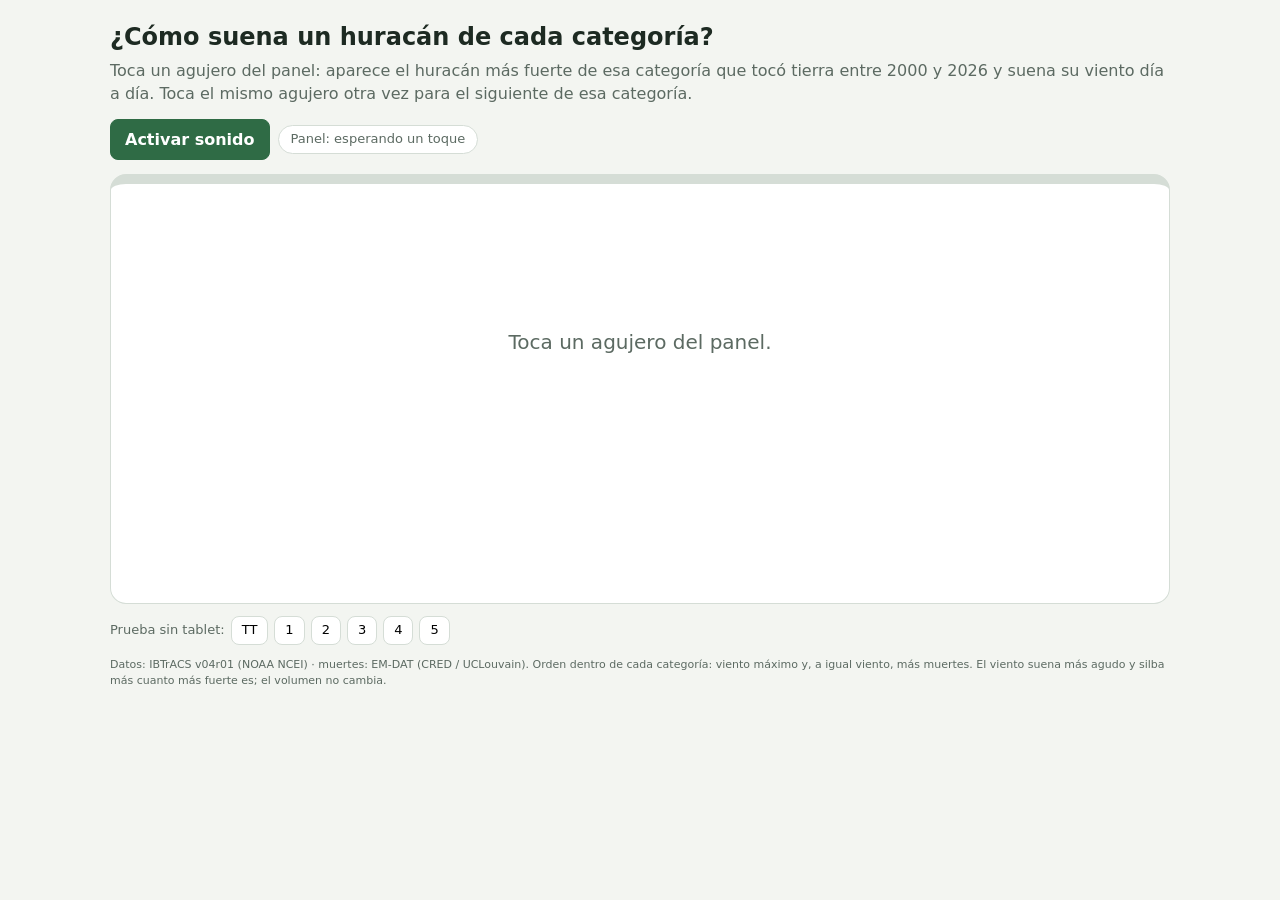
<file: index.html>
<!doctype html>
<html lang="es"><head><meta charset="utf-8">
<meta name="viewport" content="width=device-width, initial-scale=1">
<title>Panel de huracanes</title>
<style>
:root{--bg:#f3f5f1;--card:#fff;--ink:#1d2a22;--mut:#5c6a62;--line:#d5ddd6;--acc:#2f6b45}
*{box-sizing:border-box}
body{margin:0;background:var(--bg);color:var(--ink);font:16px/1.45 Inter,system-ui,sans-serif}
.wrap{max-width:1100px;margin:0 auto;padding:20px}
h1{font-size:24px;margin:0 0 4px}.sub{margin:0 0 14px;color:var(--mut)}
.bar{display:flex;gap:8px;flex-wrap:wrap;align-items:center;margin-bottom:14px}
button{font:inherit;padding:8px 14px;border-radius:8px;border:1px solid var(--line);background:var(--card);cursor:pointer}
button.pri{background:var(--acc);color:#fff;border-color:var(--acc);font-weight:700}
.pill{padding:4px 12px;border-radius:999px;background:var(--card);border:1px solid var(--line);font-size:13px;color:var(--mut)}
.pill.ok{background:var(--acc);color:#fff;border-color:var(--acc)}
#card{background:var(--card);border:1px solid var(--line);border-radius:16px;padding:24px;min-height:430px;border-top:10px solid var(--k,#d5ddd6)}
#card .vacio{color:var(--mut);font-size:20px;margin:120px 0;text-align:center}
.cat{display:inline-block;padding:4px 16px;border-radius:999px;background:var(--k);color:var(--t);font-weight:800;font-size:20px}
h2{font-size:56px;line-height:1;margin:14px 0 6px}
.lu{color:var(--mut);font-size:18px;margin:0}
.row{display:flex;gap:36px;flex-wrap:wrap;margin:18px 0}
.big{font-size:44px;font-weight:800;line-height:1}.row small{display:block;color:var(--mut);font-size:12px;text-transform:uppercase;letter-spacing:.06em}
.rk{color:var(--mut);font-size:14px}
#ro{color:var(--mut);font-size:15px;min-height:1.4em}
.prueba{margin-top:12px;font-size:13px;color:var(--mut);display:flex;gap:6px;flex-wrap:wrap;align-items:center}
.prueba button{padding:4px 10px}
.foot{font-size:11px;color:var(--mut);margin-top:12px}
</style></head><body>
<script src="https://app.protobject.com/framework/p.js"></script>
<div class="wrap">
  <h1>¿Cómo suena un huracán de cada categoría?</h1>
  <p class="sub">Toca un agujero del panel: aparece el huracán más fuerte de esa categoría que tocó tierra entre 2000 y 2026 y suena su viento día a día. Toca el mismo agujero otra vez para el siguiente de esa categoría.</p>
  <div class="bar"><button class="pri" id="act">Activar sonido</button><span class="pill" id="tel">Panel: esperando un toque</span></div>
  <div id="card"><p class="vacio">Toca un agujero del panel.</p></div>
  <div class="prueba">Prueba sin tablet:
    <button data-c="0">TT</button><button data-c="1">1</button><button data-c="2">2</button><button data-c="3">3</button><button data-c="4">4</button><button data-c="5">5</button></div>
  <p class="foot">Datos: IBTrACS v04r01 (NOAA NCEI) · muertes: EM-DAT (CRED / UCLouvain). Orden dentro de cada categoría: viento máximo y, a igual viento, más muertes.
    El viento suena más agudo y silba más cuanto más fuerte es; el volumen no cambia.</p>
</div>
<script src="datos.js"></script>
<script src="sonido.js"></script>
<script>
const $ = id => document.getElementById(id), nf = n => n.toLocaleString('es-CL');
const K = ['#ace5ff', '#43c1ff', '#1498e4', '#026cce', '#383cad', '#3f003c'], TX = ['#1d2a22', '#1d2a22', '#1d2a22', '#fff', '#fff', '#fff'];
const CAT = c => c ? 'Categoría ' + c : 'Tormenta tropical', cat = w => w >= 137 ? 5 : w >= 113 ? 4 : w >= 96 ? 3 : w >= 83 ? 2 : w >= 64 ? 1 : 0;
let actual = null, idx = 0;

// Un toque: categoría nueva → su #1; misma categoría → el siguiente del top 5.
function elegir(c) {
  if (!(c in TOP)) return;
  idx = (actual === c) ? (idx + 1) % TOP[c].length : 0; actual = c;
  const d = TOP[c][idx]; mostrar(c, d); reproducir(d);
}
function recibir(m) {
  if (!m) return;
  const n = m.categoria != null ? +m.categoria + 1 : +(m.numero || m.marcador || m.valor);
  if (!(n >= 1 && n <= 6)) return;
  $('tel').textContent = 'Panel: conectado'; $('tel').className = 'pill ok';
  elegir(n - 1);
}
function mostrar(c, d) {
  const card = $('card'); card.style.setProperty('--k', K[c]); card.style.setProperty('--t', TX[c]);
  const T = d.h[d.h.length - 1], muertes = d.m && d.m[0] != null ? nf(d.m[0]) : '—';
  card.innerHTML = `<span class="cat">${CAT(c)}</span> <span class="rk">#${idx + 1} de ${TOP[c].length}</span>
    <h2>${d.n} (${d.s})</h2><p class="lu">Tocó tierra en <b>${d.p}</b>${d.r ? ' (' + d.r + ')' : ''}</p>
    <div class="row"><div><span class="big">${nf(Math.round(d.w * 1.852))}</span> km/h<small>viento máximo (${d.w} kt)</small></div>
    <div><span class="big">${(T / 24).toFixed(1).replace('.', ',')}</span> días<small>duración</small></div>
    <div><span class="big">${muertes}</span><small>muertes (EM-DAT)</small></div></div>${curva(d, c)}<div id="ro"></div>`;
}
function curva(d, c) {
  const W = 900, H = 170, m = { l: 34, r: 10, t: 8, b: 20 }, T = d.h[d.h.length - 1] || 1;
  const X = h => m.l + h / T * (W - m.l - m.r), Y = v => m.t + (1 - v / 190) * (H - m.t - m.b);
  let s = `<svg viewBox="0 0 ${W} ${H}" style="width:100%;height:auto;display:block" role="img" aria-label="Viento de ${d.n} día a día">`;
  [0, 50, 100, 150].forEach(t => s += `<line x1="${m.l}" x2="${W - m.r}" y1="${Y(t)}" y2="${Y(t)}" stroke="#e3e8e4"/><text x="${m.l - 5}" y="${Y(t) + 4}" font-size="11" text-anchor="end" fill="#5c6a62">${t}</text>`);
  s += `<path d="M${d.h.map((h, i) => X(h).toFixed(1) + ' ' + Y(d.v[i]).toFixed(1)).join('L')}" fill="none" stroke="${K[c]}" stroke-width="4"/>`;
  s += `<line id="cur" y1="${m.t}" y2="${H - m.b}" x1="${m.l}" x2="${m.l}" stroke="#1d2a22"/><text x="${W / 2}" y="${H - 4}" font-size="11" text-anchor="middle" fill="#5c6a62">días · viento (kt)</text></svg>`;
  curva.X = X; return s;
}

// Sonido: recorre la vida del huracán como «Reproducir audio» de la página. Un toque nuevo corta el anterior.
let PL = null, listo = false;
$('act').onclick = async () => { try { await initAudio(); listo = true; $('act').textContent = 'Sonido activo'; $('act').disabled = true; } catch (e) {} };
function parar() { if (PL) { cancelAnimationFrame(PL.raf); PL = null; } beep(0); }
function reproducir(d) {
  parar(); if (!listo) { const r = $('ro'); if (r) r.textContent = 'Toca «Activar sonido» en este computador para escucharlo.'; return; }
  const H = d.h, T = H[H.length - 1], dur = Math.min(20, Math.max(7, T / 24 * .9)) * 1000, t0 = performance.now(), st = {}; PL = st;
  const paso = now => {
    if (PL !== st) return;
    const f = Math.min(1, (now - t0) / dur), h = f * T; let i = 0; while (i < H.length - 2 && H[i + 1] < h) i++;
    const a = H[i], b = H[i + 1] ?? a, u = b > a ? Math.min(1, Math.max(0, (h - a) / (b - a))) : 0, v = d.v[i] + ((d.v[i + 1] ?? d.v[i]) - d.v[i]) * u;
    beep(v);
    const c = $('cur'); if (c) { const x = curva.X(h); c.setAttribute('x1', x); c.setAttribute('x2', x); }
    const r = $('ro'); if (r) r.textContent = `Día ${(h / 24).toFixed(1).replace('.', ',')} · ${Math.round(v)} kt (${Math.round(v * 1.852)} km/h) · ${v >= 34 ? CAT(cat(v)).toLowerCase() : 'depresión tropical'}`;
    if (f < 1) st.raf = requestAnimationFrame(paso); else { beep(0); PL = null; }
  };
  st.raf = requestAnimationFrame(paso);
}
document.querySelectorAll('[data-c]').forEach(b => b.onclick = () => elegir(+b.dataset.c));
if (window.Protobject) Protobject.Core.onReceived(recibir);
</script>
<script src="config.js"></script>
</body></html>
</file>
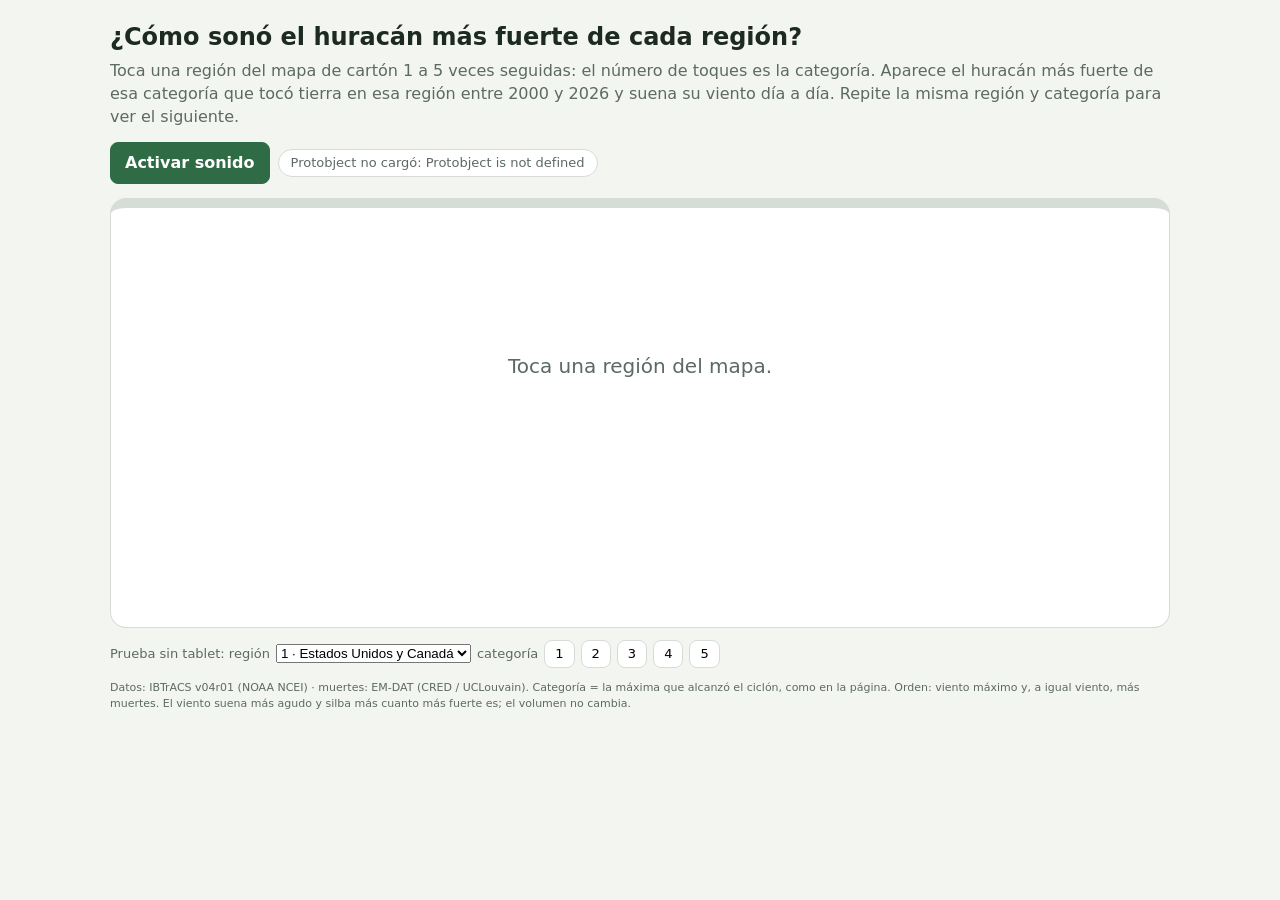
<file: panel-mapa/index.html>
<!doctype html>
<html lang="es"><head><meta charset="utf-8">
<meta name="viewport" content="width=device-width, initial-scale=1">
<title>Mapa táctil de huracanes</title>
<style>
:root{--bg:#f3f5f1;--card:#fff;--ink:#1d2a22;--mut:#5c6a62;--line:#d5ddd6;--acc:#2f6b45}
*{box-sizing:border-box}
body{margin:0;background:var(--bg);color:var(--ink);font:16px/1.45 Inter,system-ui,sans-serif}
.wrap{max-width:1100px;margin:0 auto;padding:20px}
h1{font-size:24px;margin:0 0 4px}.sub{margin:0 0 14px;color:var(--mut)}
.bar{display:flex;gap:8px;flex-wrap:wrap;align-items:center;margin-bottom:14px}
button{font:inherit;padding:8px 14px;border-radius:8px;border:1px solid var(--line);background:var(--card);cursor:pointer}
button.pri{background:var(--acc);color:#fff;border-color:var(--acc);font-weight:700}
.pill{padding:4px 12px;border-radius:999px;background:var(--card);border:1px solid var(--line);font-size:13px;color:var(--mut)}
.pill.ok{background:var(--acc);color:#fff;border-color:var(--acc)}
#card{background:var(--card);border:1px solid var(--line);border-radius:16px;padding:24px;min-height:430px;border-top:10px solid var(--k,#d5ddd6)}
#card .vacio{color:var(--mut);font-size:20px;margin:120px 0;text-align:center}
.cat{display:inline-block;padding:4px 16px;border-radius:999px;background:var(--k);color:var(--t);font-weight:800;font-size:20px}
h2{font-size:56px;line-height:1;margin:14px 0 6px}
.lu{color:var(--mut);font-size:18px;margin:0}
.row{display:flex;gap:36px;flex-wrap:wrap;margin:18px 0}
.big{font-size:44px;font-weight:800;line-height:1}.row small{display:block;color:var(--mut);font-size:12px;text-transform:uppercase;letter-spacing:.06em}
.rk{color:var(--mut);font-size:14px}
#ro{color:var(--mut);font-size:15px;min-height:1.4em}
.prueba{margin-top:12px;font-size:13px;color:var(--mut);display:flex;gap:6px;flex-wrap:wrap;align-items:center}
.prueba button{padding:4px 10px}
.foot{font-size:11px;color:var(--mut);margin-top:12px}
</style></head><body>
<script src="https://app.protobject.com/framework/p.js"></script>
<div class="wrap">
  <h1>¿Cómo sonó el huracán más fuerte de cada región?</h1>
  <p class="sub">Toca una región del mapa de cartón 1 a 5 veces seguidas: el número de toques es la categoría. Aparece el huracán más fuerte de esa categoría que tocó tierra en esa región entre 2000 y 2026 y suena su viento día a día. Repite la misma región y categoría para ver el siguiente.</p>
  <div class="bar"><button class="pri" id="act">Activar sonido</button><span class="pill" id="tel">Panel: esperando un toque</span></div>
  <div id="card"><p class="vacio">Toca una región del mapa.</p></div>
  <div class="prueba">Prueba sin tablet: región <select id="pz"></select> categoría
    <button data-c="1">1</button><button data-c="2">2</button><button data-c="3">3</button><button data-c="4">4</button><button data-c="5">5</button></div>
  <p class="foot">Datos: IBTrACS v04r01 (NOAA NCEI) · muertes: EM-DAT (CRED / UCLouvain). Categoría = la máxima que alcanzó el ciclón, como en la página. Orden: viento máximo y, a igual viento, más muertes.
    El viento suena más agudo y silba más cuanto más fuerte es; el volumen no cambia.</p>
</div>
<script src="datos.js"></script>
<script src="sonido.js"></script>
<script>
const el = id => document.getElementById(id), nf = n => n.toLocaleString('es-CL');
const K = ['#ace5ff', '#43c1ff', '#1498e4', '#026cce', '#383cad', '#3f003c'], TX = ['#1d2a22', '#1d2a22', '#1d2a22', '#fff', '#fff', '#fff'];
const CAT = c => c ? 'Categoría ' + c : 'Tormenta tropical', cat = w => w >= 137 ? 5 : w >= 113 ? 4 : w >= 96 ? 3 : w >= 83 ? 2 : w >= 64 ? 1 : 0;
let actual = null, idx = 0;

// Región z + categoría c. La misma combinación otra vez → el siguiente del top 5.
function elegir(z, c) {
  const Z = ZONAS[z]; if (!Z || !(c >= 1 && c <= 5)) return;
  const L = Z.cat[c], clave = z + ':' + c;
  if (!L.length) { parar(); actual = null; sinCiclon(Z, c); return; }
  idx = (actual === clave) ? (idx + 1) % L.length : 0; actual = clave;
  mostrar(c, L[idx], Z, L.length); reproducir(L[idx]);
}
function sinCiclon(Z, c) {
  const card = el('card'); card.style.setProperty('--k', K[c]); card.style.setProperty('--t', TX[c]);
  const hay = Object.keys(Z.cat).filter(k => Z.cat[k].length).join(', ');
  card.innerHTML = `<span class="cat">${CAT(c)}</span><h2>${Z.nombre}</h2><p class="lu">Ningún ciclón de categoría ${c} tocó tierra aquí entre 2000 y 2026. Sí hubo de categoría ${hay}.</p>`;
}
function recibir(m) {
  if (!m) return;
  const z = +(m.numero || m.marcador || m.valor), c = +(m.categoria || m.toques || 1);
  el('tel').textContent = 'Panel: conectado'; el('tel').className = 'pill ok';
  elegir(z, Math.min(5, Math.max(1, c)));
}
function mostrar(c, d, Z, n) {
  const card = el('card'); card.style.setProperty('--k', K[c]); card.style.setProperty('--t', TX[c]);
  const T = d.h[d.h.length - 1], muertes = d.m && d.m[0] != null ? nf(d.m[0]) : '—';
  card.innerHTML = `<span class="cat">${CAT(c)}</span> <span class="rk">${Z.nombre} · #${idx + 1} de ${n}</span>
    <h2>${d.n} (${d.s})</h2><p class="lu">Tocó tierra en <b>${d.p}</b>${d.r ? ' (' + d.r + ')' : ''}</p>
    <div class="row"><div><span class="big">${nf(Math.round(d.w * 1.852))}</span> km/h<small>viento máximo (${d.w} kt)</small></div>
    <div><span class="big">${(T / 24).toFixed(1).replace('.', ',')}</span> días<small>duración</small></div>
    <div><span class="big">${muertes}</span><small>muertes (EM-DAT)</small></div></div>${curva(d, c)}<div id="ro"></div>`;
}
function curva(d, c) {
  const W = 900, H = 170, m = { l: 34, r: 10, t: 8, b: 20 }, T = d.h[d.h.length - 1] || 1;
  const X = h => m.l + h / T * (W - m.l - m.r), Y = v => m.t + (1 - v / 190) * (H - m.t - m.b);
  let s = `<svg viewBox="0 0 ${W} ${H}" style="width:100%;height:auto;display:block" role="img" aria-label="Viento de ${d.n} día a día">`;
  [0, 50, 100, 150].forEach(t => s += `<line x1="${m.l}" x2="${W - m.r}" y1="${Y(t)}" y2="${Y(t)}" stroke="#e3e8e4"/><text x="${m.l - 5}" y="${Y(t) + 4}" font-size="11" text-anchor="end" fill="#5c6a62">${t}</text>`);
  s += `<path d="M${d.h.map((h, i) => X(h).toFixed(1) + ' ' + Y(d.v[i]).toFixed(1)).join('L')}" fill="none" stroke="${K[c]}" stroke-width="4"/>`;
  s += `<line id="cur" y1="${m.t}" y2="${H - m.b}" x1="${m.l}" x2="${m.l}" stroke="#1d2a22"/><text x="${W / 2}" y="${H - 4}" font-size="11" text-anchor="middle" fill="#5c6a62">días · viento (kt)</text></svg>`;
  curva.X = X; return s;
}

// Sonido: recorre la vida del huracán como «Reproducir audio» de la página. Un toque nuevo corta el anterior.
let PL = null, listo = false;
el('act').onclick = async () => { try { await initAudio(); listo = true; el('act').textContent = 'Sonido activo'; el('act').disabled = true; } catch (e) {} };
function parar() { if (PL) { cancelAnimationFrame(PL.raf); PL = null; } beep(0); }
function reproducir(d) {
  parar(); if (!listo) { const r = el('ro'); if (r) r.textContent = 'Toca «Activar sonido» en este computador para escucharlo.'; return; }
  const H = d.h, T = H[H.length - 1], dur = Math.min(20, Math.max(7, T / 24 * .9)) * 1000, t0 = performance.now(), st = {}; PL = st;
  const paso = now => {
    if (PL !== st) return;
    const f = Math.min(1, (now - t0) / dur), h = f * T; let i = 0; while (i < H.length - 2 && H[i + 1] < h) i++;
    const a = H[i], b = H[i + 1] ?? a, u = b > a ? Math.min(1, Math.max(0, (h - a) / (b - a))) : 0, v = d.v[i] + ((d.v[i + 1] ?? d.v[i]) - d.v[i]) * u;
    beep(v);
    const c = el('cur'); if (c) { const x = curva.X(h); c.setAttribute('x1', x); c.setAttribute('x2', x); }
    const r = el('ro'); if (r) r.textContent = `Día ${(h / 24).toFixed(1).replace('.', ',')} · ${Math.round(v)} kt (${Math.round(v * 1.852)} km/h) · ${v >= 34 ? CAT(cat(v)).toLowerCase() : 'depresión tropical'}`;
    if (f < 1) st.raf = requestAnimationFrame(paso); else { beep(0); PL = null; }
  };
  st.raf = requestAnimationFrame(paso);
}
for (const z in ZONAS) el('pz').insertAdjacentHTML('beforeend', `<option value="${z}">${z} · ${ZONAS[z].nombre}</option>`);
document.querySelectorAll('[data-c]').forEach(b => b.onclick = () => elegir(+el('pz').value, +b.dataset.c));
</script>
<script src="config.js"></script>
<script>
// La escucha se registra DESPUÉS de config.js, cuando Protobject ya está inicializado.
try {
  Protobject.Core.onReceived(m => { el('tel').textContent = 'Panel: mensaje recibido'; el('tel').className = 'pill ok'; recibir(m); });
  el('tel').textContent = 'Esperando la tablet: conéctala con el botón de Protobject y su código QR';
} catch (e) {
  el('tel').textContent = 'Protobject no cargó: ' + e.message; el('tel').className = 'pill';
}
</script>
</body></html>
</file>
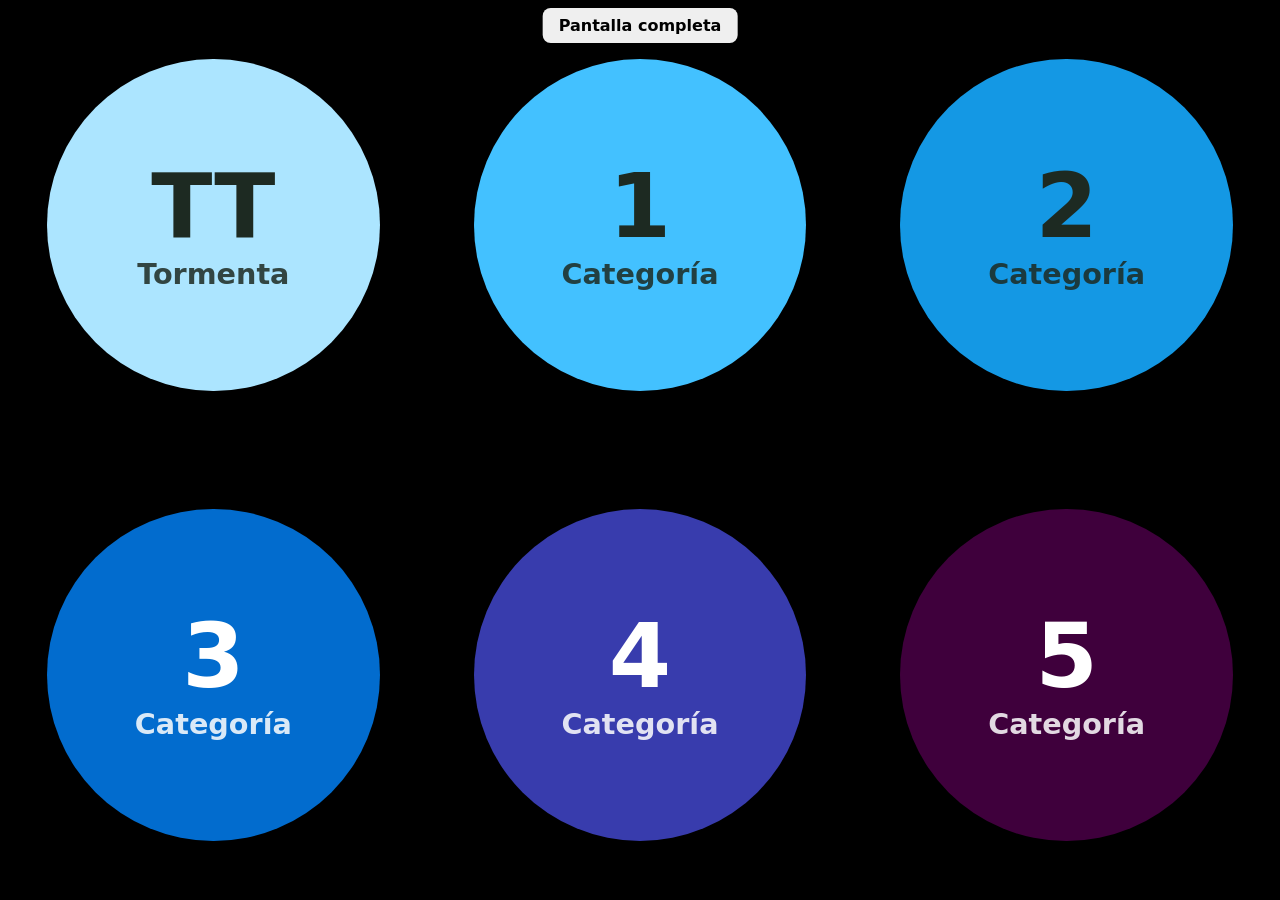
<file: sensor.html>
<!doctype html>
<html lang="es"><head><meta charset="utf-8">
<meta name="viewport" content="width=device-width, initial-scale=1, user-scalable=no">
<title>Panel de categorías</title>
<style>
  html,body{margin:0;height:100%;background:#000;color:#fff;font-family:system-ui,sans-serif;overflow:hidden;touch-action:none;user-select:none;-webkit-user-select:none}
  #p{position:fixed;inset:0;display:grid;grid-template-columns:repeat(3,1fr);grid-template-rows:repeat(2,1fr);place-items:center}
  .hole{width:min(26vw,40vh);aspect-ratio:1;border-radius:50%;border:none;font:800 min(7vw,11vh)/1 system-ui;color:var(--t);background:var(--k);
        display:flex;flex-direction:column;align-items:center;justify-content:center;transition:transform .1s,box-shadow .1s}
  .hole small{font-size:.32em;font-weight:600;margin-top:.3em;opacity:.85}
  .hole.on{transform:scale(.92);box-shadow:0 0 0 .35em #fff}
  #fs{position:fixed;top:8px;left:50%;transform:translateX(-50%);z-index:2;font:600 16px system-ui;padding:8px 16px;border-radius:8px;border:0}
</style></head><body>
<script src="https://app.protobject.com/framework/p.js"></script>
<button id="fs">Pantalla completa</button>
<div id="p"></div>
<script>
// Seis agujeros = las seis clases de la escala Saffir-Simpson, con el mismo color que en la página.
// Mismo evento semántico que el artefacto 08 del kit (numero, marcador, valor); se agrega «categoria».
const Z = [
  { n: 1, et: 'TT', sub: 'Tormenta', k: '#ace5ff', t: '#1d2a22' },
  { n: 2, et: '1', sub: 'Categoría', k: '#43c1ff', t: '#1d2a22' },
  { n: 3, et: '2', sub: 'Categoría', k: '#1498e4', t: '#1d2a22' },
  { n: 4, et: '3', sub: 'Categoría', k: '#026cce', t: '#fff' },
  { n: 5, et: '4', sub: 'Categoría', k: '#383cad', t: '#fff' },
  { n: 6, et: '5', sub: 'Categoría', k: '#3f003c', t: '#fff' },
];
const p = document.getElementById('p');
for (const z of Z) {
  const b = document.createElement('button');
  b.className = 'hole'; b.style.setProperty('--k', z.k); b.style.setProperty('--t', z.t);
  b.innerHTML = `${z.et}<small>${z.sub}</small>`;
  b.addEventListener('pointerdown', e => { e.preventDefault(); enviarNumero(z, b); });
  p.appendChild(b);
}
function enviarNumero(z, b) {
  document.querySelectorAll('.hole').forEach(h => h.classList.remove('on')); b.classList.add('on');
  setTimeout(() => b.classList.remove('on'), 250);
  Protobject.Core.send({ tipo: 'panel', accion: 'press', id: 'zona' + z.n, numero: String(z.n), marcador: String(z.n), valor: z.n, categoria: z.n - 1 }).to('index.html');
}
document.getElementById('fs').onclick = () => { const d = document.documentElement; (d.requestFullscreen || d.webkitRequestFullscreen || (() => {})).call(d); document.getElementById('fs').hidden = true; };
</script>
<script src="config.js"></script>
</body></html>
</file>
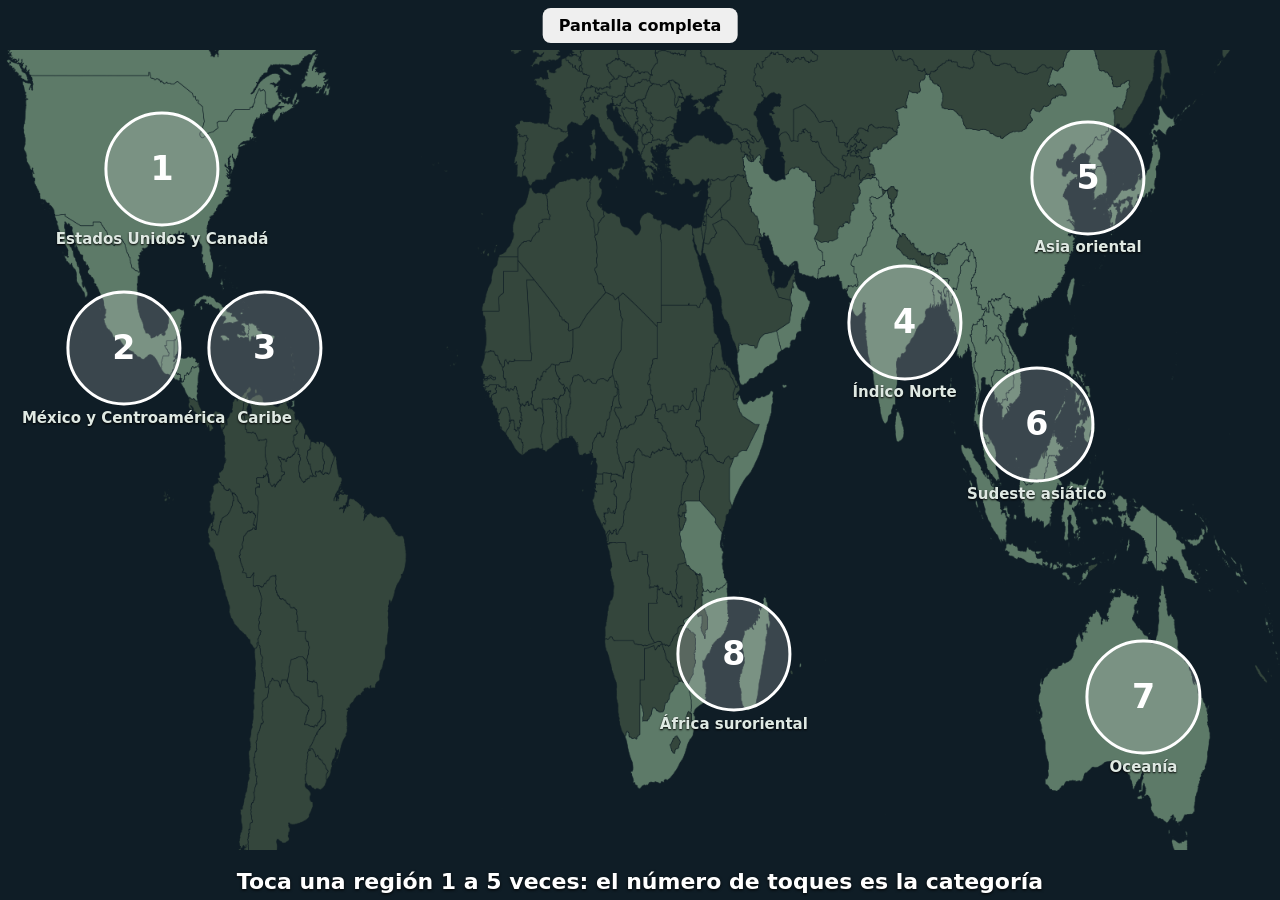
<file: panel-mapa/sensor.html>
<!doctype html>
<html lang="es"><head><meta charset="utf-8">
<meta name="viewport" content="width=device-width, initial-scale=1, user-scalable=no">
<title>Panel mapa</title>
<style>
  html,body{margin:0;height:100%;background:#0f1d26;color:#fff;font-family:system-ui,sans-serif;overflow:hidden;touch-action:none;user-select:none;-webkit-user-select:none}
  /* El mapa ocupa lo más que pueda manteniendo 16:10; los agujeros se ubican en % del mapa. */
  .mapa{position:fixed;left:50%;top:50%;transform:translate(-50%,-50%);width:min(100vw,160vh);aspect-ratio:16/10;background:url(mapa.png) center/100% 100% no-repeat}
  .hole{position:absolute;width:9%;aspect-ratio:1;transform:translate(-50%,-50%);border-radius:50%;border:3px solid #fff;background:rgba(255,255,255,.18);
        color:#fff;font:800 clamp(14px,2.6vw,34px)/1 system-ui;display:flex;align-items:center;justify-content:center;padding:0}
  .hole.active{background:rgba(255,255,255,.55)}
  .lbl{position:absolute;transform:translate(-50%,0);font:600 clamp(9px,1.2vw,15px) system-ui;color:#dfe9e3;white-space:nowrap;pointer-events:none;text-shadow:0 1px 2px #000}
  #st{position:fixed;bottom:6px;left:0;right:0;text-align:center;font:600 clamp(14px,2vw,22px) system-ui;color:#fff;text-shadow:0 1px 3px #000}
  #fs{position:fixed;top:8px;left:50%;transform:translateX(-50%);z-index:2;font:600 16px system-ui;padding:8px 16px;border-radius:8px;border:0}
</style></head><body>
<script src="https://app.protobject.com/framework/p.js"></script>
<button id="fs">Pantalla completa</button>
<div class="mapa" id="mapa"></div>
<div id="st">Toca una región 1 a 5 veces: el número de toques es la categoría</div>
<script src="datos.js"></script>
<script>
// Ocho agujeros = ocho regiones donde tocan tierra los ciclones. Se cuentan los toques seguidos sobre la
// misma región; 1 s después del último toque se envía la región y la categoría (= toques, de 1 a 5).
(function () {
  const mapa = document.getElementById("mapa"), st = document.getElementById("st");
  const ESPERA = 1000;
  let zona = null, toques = 0, timer = null;

  for (const id in ZONAS) {
    const z = ZONAS[id];
    const b = document.createElement("button");
    b.className = "hole"; b.dataset.num = id; b.textContent = id;
    b.style.left = z.u * 100 + "%"; b.style.top = z.v * 100 + "%";
    const l = document.createElement("div");
    l.className = "lbl"; l.textContent = z.nombre; l.style.left = z.u * 100 + "%"; l.style.top = (z.v * 100 + 7.6) + "%";
    mapa.append(b, l);
    b.addEventListener("pointerdown", (e) => { e.preventDefault(); tocar(id, b); });
  }

  function tocar(id, b) {
    if (zona !== id) { zona = id; toques = 0; }
    toques = Math.min(5, toques + 1);
    b.classList.add("active"); setTimeout(() => b.classList.remove("active"), 150);
    st.textContent = ZONAS[id].nombre + " · " + "●".repeat(toques) + "○".repeat(5 - toques) + " · categoría " + toques;
    clearTimeout(timer);
    timer = setTimeout(() => enviar(id, toques), ESPERA);
  }

  function enviar(id, cat) {
    try {
      Protobject.Core.send({
        tipo: "panel", accion: "press", id: "zona" + id,
        numero: String(id), marcador: String(id), valor: Number(id),
        region: ZONAS[id].nombre, toques: cat, categoria: cat
      }).to("index.html");
      st.textContent = "Enviado: " + ZONAS[id].nombre + ", categoría " + cat;
    } catch (err) {
      st.textContent = "No se pudo enviar (" + err.message + "). ¿Entraste escaneando el QR del computador?";
    }
    zona = null; toques = 0;
  }

  document.getElementById("fs").addEventListener("click", () => {
    const d = document.documentElement, pedir = d.requestFullscreen || d.webkitRequestFullscreen;
    if (pedir) pedir.call(d);
    document.getElementById("fs").hidden = true;
  });
})();
</script>
<script src="config.js"></script>
</body></html>
</file>
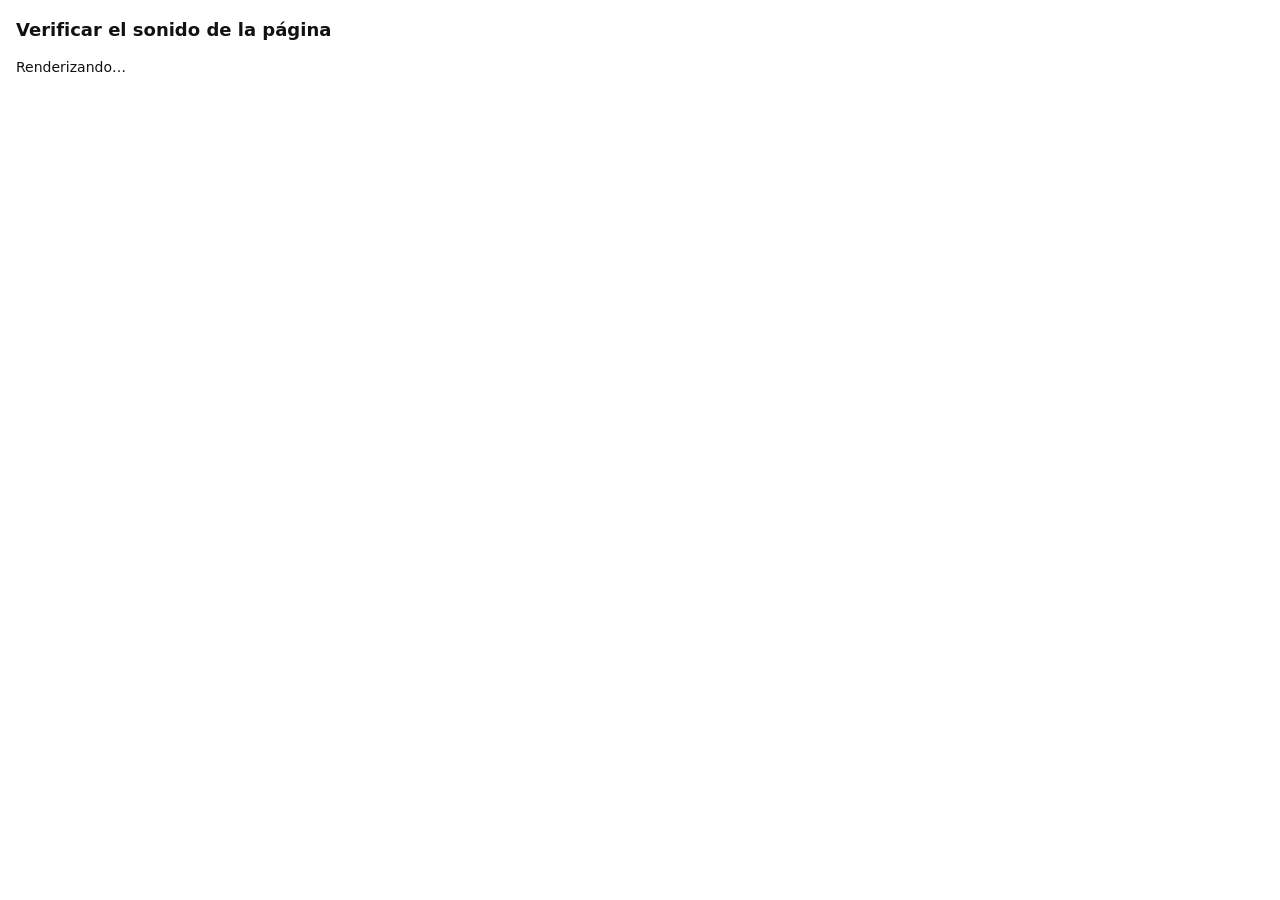
<file: scripts/verificar_sonido.html>
<!doctype html>
<html lang="es"><head><meta charset="utf-8">
<meta name="viewport" content="width=device-width, initial-scale=1">
<title>Verificar el sonido</title>
<!-- Mide el sonido real de la página, no una copia: carga ../index.html en un iframe, le cambia el
     AudioContext por un OfflineAudioContext y renderiza 11 s para cada viento. Después mide tres cosas:

       volumen   RMS de la señal. Tiene que ser el mismo en todas las filas: el volumen no codifica nada.
       ráfagas   la frecuencia que más pesa en la envolvente entre 0,3 y 10 Hz. Tiene que seguir al viento.
       aspereza  la profundidad de la modulación de 55 Hz, relativa al promedio de la envolvente. Tiene que
                 ser ~0 en tormenta tropical, subir con cada categoría y no depender del viento dentro de
                 una misma categoría.

     Uso (hace falta servidor, igual que para la página):
       python3 -m http.server 8000
       http://localhost:8000/scripts/verificar_sonido.html -->
<style>
  body { margin: 0; padding: 16px; font: 14px/1.5 system-ui, sans-serif; background: #fff; color: #111; }
  table { border-collapse: collapse; font-variant-numeric: tabular-nums; }
  th, td { padding: 4px 12px; border-bottom: 1px solid #ddd; text-align: right; }
  th:first-child, td:first-child { text-align: left; }
  iframe { width: 1px; height: 1px; border: 0; position: absolute; left: -9999px; }
  #veredicto { font-weight: 700; margin-top: 12px; }
</style></head><body>
<h1 style="font-size:18px;margin:0 0 8px">Verificar el sonido de la página</h1>
<p id="estado">Renderizando…</p>
<table id="tabla" hidden><thead><tr>
  <th>Viento</th><th>Categoría</th><th>Volumen (dBFS)</th>
  <th>Ráfagas por s, esperadas</th><th>medidas</th>
  <th>Aspereza, esperada</th><th>medida</th>
</tr></thead><tbody></tbody></table>
<p id="veredicto"></p>
<iframe id="f" src="../index.html"></iframe>
<script>
const SR = 48000, T = 11, VIENTOS = [25, 50, 70, 90, 105, 125, 150, 185];
const NOMBRE = ['Tormenta tropical', 'Categoría 1', 'Categoría 2', 'Categoría 3', 'Categoría 4', 'Categoría 5'];
const espera = ms => new Promise(r => setTimeout(r, ms));

// Magnitud de la transformada de Fourier de x (muestreada a fs) en la frecuencia f.
function dft(x, fs, f) {
  let re = 0, im = 0;
  for (let i = 0; i < x.length; i++) { const a = 2 * Math.PI * f * i / fs; re += x[i] * Math.cos(a); im -= x[i] * Math.sin(a); }
  return Math.hypot(re, im) / x.length;
}
// Envolvente: RMS en ventanas de `ms` milisegundos, sin el primer segundo (mientras el sonido entra).
function envolvente(y, ms) {
  const w = Math.round(SR * ms / 1000), e = [];
  for (let i = SR; i + w <= y.length; i += w) { let s = 0; for (let j = i; j < i + w; j++) s += y[j] * y[j]; e.push(Math.sqrt(s / w)); }
  const media = e.reduce((a, b) => a + b, 0) / e.length;
  return { x: e.map(v => v - media), media };
}

async function medir(w, v) {
  // Estado limpio. PK++ invalida el temporizador del sonido de pico que la página dispara al cargar.
  w.eval('PK++;AC=null;GN=null;SRC=null;PKON=true');
  w.AudioContext = function () { return new w.OfflineAudioContext(2, SR * T, SR); };
  w.initAudio();
  while (!w.eval('!!SRC')) await espera(20);
  w.beep(v);
  const buf = await w.eval('AC').startRendering();
  const a = buf.getChannelData(0), b = buf.getChannelData(1), y = new Float32Array(a.length);
  for (let i = 0; i < y.length; i++) y[i] = (a[i] + b[i]) / 2;

  let s = 0; for (let i = SR; i < y.length; i++) s += y[i] * y[i];
  const db = 10 * Math.log10(s / (y.length - SR));

  const lenta = envolvente(y, 10);          // 100 muestras por segundo
  let pico = 0, rafagas = 0;
  for (let f = 0.3; f <= 10; f += 0.01) { const m = dft(lenta.x, 100, f); if (m > pico) { pico = m; rafagas = f; } }

  // Para g = 1 − m/2 + (m/2)·sen(2π·55·t), la componente de 55 Hz de la envolvente vale (m/2)/(1 − m/2)
  // veces su promedio. Las ráfagas multiplican las dos cosas por igual, así que no cambian la razón.
  const rapida = envolvente(y, 2);          // 500 muestras por segundo
  const aspereza = 2 * dft(rapida.x, 500, 55) / rapida.media;
  const m = w.eval(`RUG[cat(${v})]`);

  return { v, cat: NOMBRE[w.eval(`cat(${v})`)], db, rEsp: w.eval(`RAF(${v})`), rafagas, aEsp: (m / 2) / (1 - m / 2), aspereza };
}

document.getElementById('f').addEventListener('load', async () => {
  const w = document.getElementById('f').contentWindow;
  while (!w.eval('typeof D!="undefined"&&D&&D.length')) await espera(50);
  // Al cargar, la página prepara su propio audio (queda en pausa hasta el primer clic). Hay que dejar que
  // termine: si su decodificación llega en medio de una medición, suma una segunda copia del viento.
  while (!w.eval('!!SRC')) await espera(50);
  await espera(300);
  const filas = [];
  for (const v of VIENTOS) {
    document.getElementById('estado').textContent = `Renderizando ${v} kt…`;
    filas.push(await medir(w, v));
  }
  const tb = document.querySelector('#tabla tbody'), f1 = n => n.toFixed(1).replace('.', ','), f2 = n => n.toFixed(2).replace('.', ',');
  for (const r of filas) tb.insertAdjacentHTML('beforeend',
    `<tr><td>${r.v} kt</td><td>${r.cat}</td><td>${f1(r.db)}</td><td>${f2(r.rEsp)}</td><td>${f2(r.rafagas)}</td><td>${f2(r.aEsp)}</td><td>${f2(r.aspereza)}</td></tr>`);
  document.getElementById('tabla').hidden = false;
  document.getElementById('estado').textContent = `${filas.length} vientos, ${T} s cada uno, renderizados con el código de ../index.html.`;

  const dbs = filas.map(r => r.db), rango = Math.max(...dbs) - Math.min(...dbs);
  const rafagasOk = filas.every(r => Math.abs(r.rafagas - r.rEsp) <= 0.05 + 0.02 * r.rEsp);
  const asperezaOk = filas.every(r => Math.abs(r.aspereza - r.aEsp) <= 0.06);
  const ok = rango <= 1 && rafagasOk && asperezaOk;
  document.getElementById('veredicto').textContent =
    `Volumen: varía ${f1(rango)} dB entre todas las filas ${rango <= 1 ? '(≤ 1 dB: no codifica nada) ✓' : '✗'} · ` +
    `Ráfagas: ${rafagasOk ? 'siguen al viento ✓' : 'no coinciden con lo esperado ✗'} · ` +
    `Aspereza: ${asperezaOk ? 'nula en tormenta tropical y creciente con la categoría ✓' : 'no coincide con lo esperado ✗'}`;
  window.RESULTADO = { ok, rango, filas };
});
</script>
</body></html>
</file>
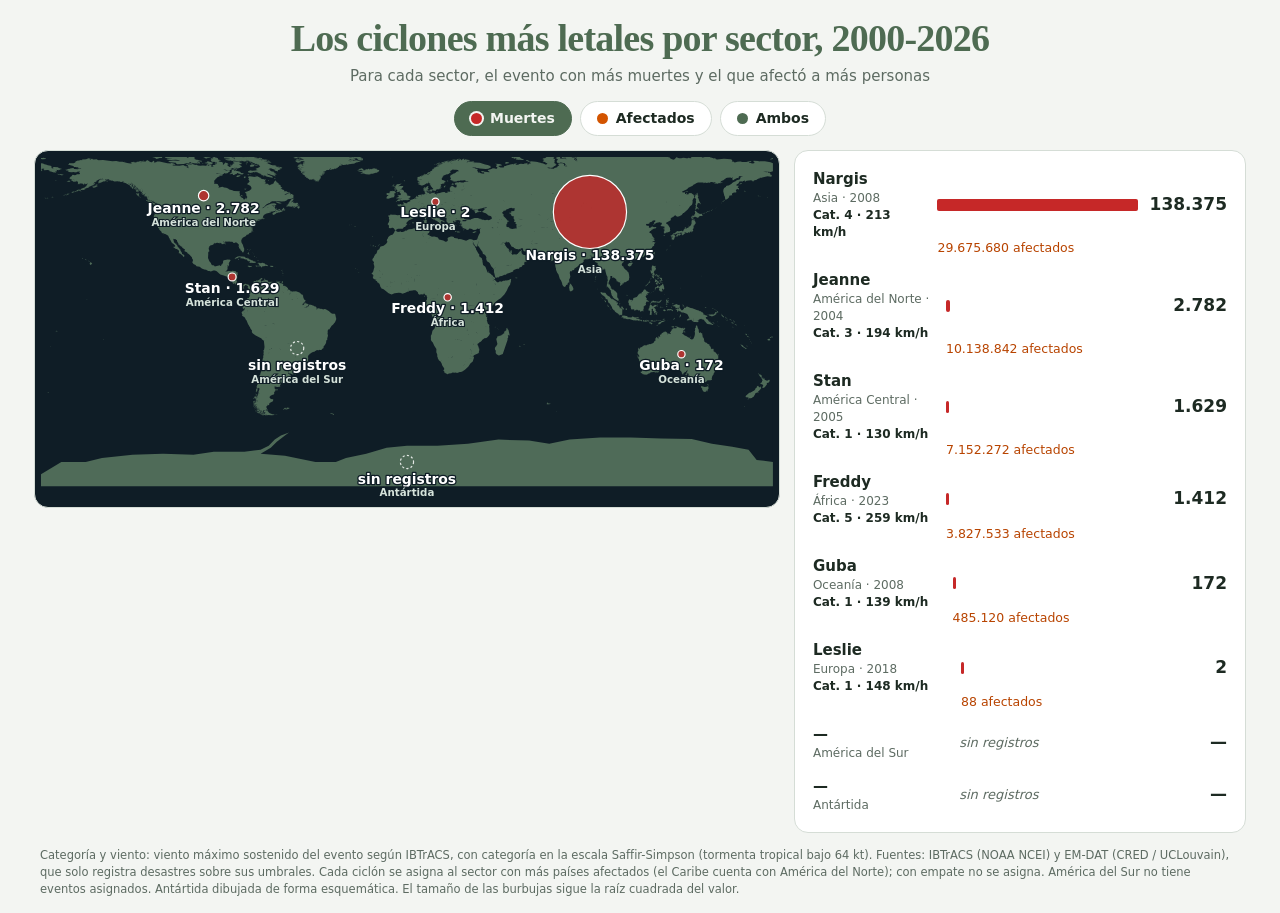
<file: sensor_R2/index (11).html>
<!doctype html>
<html lang="es"><head><meta charset="utf-8">
<meta name="viewport" content="width=device-width, initial-scale=1, viewport-fit=cover">
<title>Máximos por sector · ciclones tropicales 2000-2026</title>
<style>
:root{--bg:#f3f5f2;--card:#fff;--ink:#1d2a22;--mut:#5d6b62;--line:#d5ddd6;--acc:#4e6b52;--dm:#c62828;--af:#d35400;--aft:#b84400;--sea:#0f1d26;--land:#4f6b58}
@media(prefers-color-scheme:dark){:root{--bg:#151b17;--card:#1e2721;--ink:#e8efe9;--mut:#9fb0a4;--line:#33423a;--acc:#8fb894;--dm:#ff6b61;--af:#ffa94d;--aft:#ffa94d}}
*{box-sizing:border-box}
body{margin:0;background:var(--bg);color:var(--ink);font:15px/1.4 Manrope,"Segoe UI",system-ui,sans-serif;padding:env(safe-area-inset-top,0) 0 env(safe-area-inset-bottom,0)}
.wrap{max-width:1240px;margin:0 auto;padding:18px 14px 10px}
h1{margin:0;font:900 clamp(24px,3.4vw,38px)/1.1 Fraunces,Georgia,serif;letter-spacing:-.02em;color:var(--acc);text-align:center}
.sub{margin:6px 0 14px;text-align:center;color:var(--mut)}
.seg{display:flex;justify-content:center;gap:8px;margin-bottom:14px;flex-wrap:wrap}
.chip{font:inherit;font-size:14px;font-weight:600;border:1px solid var(--line);background:var(--card);color:var(--ink);border-radius:999px;padding:7px 16px;cursor:pointer;display:inline-flex;gap:8px;align-items:center}
.chip i{width:11px;height:11px;border-radius:50%;background:var(--k)}
.chip[aria-pressed=true]{background:var(--acc);border-color:var(--acc);color:var(--bg)}
.chip[aria-pressed=true] i{box-shadow:0 0 0 2px var(--bg)}
.chip:focus-visible,.row:focus-visible{outline:3px solid var(--acc);outline-offset:2px}
.grid{display:grid;grid-template-columns:minmax(0,1.65fr) minmax(300px,1fr);gap:14px;align-items:start}
@media(max-width:900px){.grid{grid-template-columns:1fr}}
.card{background:var(--card);border:1px solid var(--line);border-radius:14px;padding:12px}
.mapc{background:var(--sea);padding:6px}
svg{display:block;width:100%;height:auto}
.land{fill:var(--land)}
.b{transition:opacity .15s}
.b.dim{opacity:.25}
.nm{font-size:19px;font-weight:800;fill:#fff;paint-order:stroke;stroke:#0f1d26;stroke-width:3.5px;stroke-linejoin:round;text-anchor:middle}
.nm.o{fill:#ffc58a}
.sc{font-size:14px;font-weight:600;fill:#d5e2da;paint-order:stroke;stroke:#0f1d26;stroke-width:3px;text-anchor:middle}
.rows{display:flex;flex-direction:column;gap:2px}
.row{display:grid;grid-template-columns:minmax(90px,.9fr) 1.6fr auto;gap:2px 12px;align-items:center;padding:6px 6px;border-radius:8px}
.row:hover,.row.hl{background:color-mix(in srgb,var(--acc) 12%,transparent)}
.rn b{display:block;font-weight:600}.rn small{display:block}.wd{color:var(--ink)!important;font-weight:600}.rn small{color:var(--mut);font-size:12px}
.bars{display:flex;flex-direction:column;gap:5px}
.bar{height:12px;border-radius:2px;background:var(--dm);min-width:3px}
.bar.a{background:var(--af)}
.val{font-weight:800;font-size:17px;text-align:right;white-space:nowrap}
.val small{display:block;font-size:12px;color:var(--aft);font-weight:700}
.val .vd{color:var(--dm)}.val .va{color:var(--aft)}
.sub2{grid-column:2/4;font-size:12.5px;color:var(--aft);margin-top:-4px}
.none{font-style:italic;color:var(--mut);font-size:13px}
.foot{margin:14px 6px 4px;font-size:11.5px;line-height:1.5;color:var(--mut)}
</style></head><body><div class="wrap">
<h1>Los ciclones más letales por sector, 2000-2026</h1>
<p class="sub">Para cada sector, el evento con más muertes y el que afectó a más personas</p>
<div class="seg" id="seg" role="group" aria-label="Métrica"></div>
<div class="grid">
<div class="card mapc"><svg id="map" viewBox="0 0 1000 470" role="img" aria-label="Mapa mundial con el máximo de cada sector"><rect width="1000" height="470" fill="var(--sea)"/><path class="land" d="M708.0,96.6L706.9,96.6L707.1,97.3L705.9,97.7L701.8,97.6L699.5,98.9L699.0,98.7L697.8,99.8L698.8,100.8L698.7,101.9L699.1,102.2L697.3,104.0L697.7,104.5L697.5,105.4L694.1,105.5L695.4,107.4L693.1,108.2L693.2,108.7L692.3,109.8L692.6,111.3L691.5,112.2L690.9,111.7L689.4,111.6L687.7,112.4L688.3,113.0L685.4,113.3L684.4,114.1L684.2,117.0L680.7,118.0L673.5,118.4L669.1,117.1L671.7,114.4L671.8,113.6L671.4,112.8L669.0,112.5L669.1,110.4L668.3,108.0L669.3,106.9L668.2,106.6L668.1,105.4L668.6,104.7L669.2,104.7L668.7,104.1L669.7,103.2L670.2,101.1L672.4,101.6L673.1,102.4L674.3,102.1L675.3,101.6L675.7,100.9L675.3,100.4L678.0,100.0L678.0,99.6L679.2,99.2L679.9,96.9L682.0,96.6L682.5,95.7L684.2,96.3L686.0,96.1L686.8,96.7L687.5,96.4L688.9,97.4L691.2,96.3L692.4,97.0L693.1,95.6L694.8,95.8L695.3,95.2L694.9,94.7L696.3,93.3L697.3,93.1L698.3,93.7L697.9,94.7L698.9,94.7L698.4,97.1L699.0,98.1L701.9,97.2L703.6,95.9L704.9,96.0L704.5,96.5L704.9,96.6L706.6,96.0L708.0,96.5ZM625.0,85.3L625.6,85.7L625.3,86.0L626.7,86.4L626.0,87.1L626.2,87.5L627.7,88.1L627.5,88.8L626.7,89.0L628.3,90.0L629.4,90.1L628.8,90.6L629.4,91.0L629.0,91.1L629.3,92.0L628.2,92.1L627.2,90.0L626.2,90.3L623.2,88.8L621.3,88.6L621.0,87.5L621.5,86.9L620.7,85.8L624.9,85.4ZM629.3,92.0L629.0,91.1L629.4,91.0L628.8,90.6L629.4,90.1L628.3,90.0L626.7,89.0L627.5,88.8L627.7,88.1L626.2,87.5L626.0,87.1L626.7,86.4L625.3,86.0L625.6,85.7L625.0,85.3L625.7,84.8L629.2,86.0L629.8,85.3L628.3,84.4L629.0,83.6L629.9,83.7L632.1,85.6L633.0,85.5L634.9,83.8L637.7,87.2L638.8,87.2L639.9,87.9L637.4,88.4L636.9,90.2L637.3,90.9L636.8,90.8L636.6,91.8L636.3,91.7L636.7,91.4L636.0,91.2L635.8,93.2L635.2,93.4L633.4,92.2L634.3,91.6L633.7,91.0L634.4,90.6L633.4,89.7L629.6,91.8ZM624.4,89.7L625.2,89.5L626.2,90.3L627.2,90.0L628.2,92.1L626.3,91.7L624.5,89.8ZM754.6,122.9L754.4,123.5L755.6,123.7L755.9,124.2L755.8,125.4L751.0,125.3L748.9,125.8L746.9,125.1L746.5,124.5L749.4,121.6L751.6,122.2L753.7,122.1L754.5,122.8ZM819.9,186.4L820.3,188.1L819.7,187.9L819.5,186.8L819.9,186.4ZM819.5,186.4L818.8,186.9L819.1,187.9L818.5,188.9L816.9,187.3L819.5,186.2ZM798.8,159.2L798.2,160.7L799.0,162.9L798.6,163.8L798.8,165.6L796.3,166.8L795.6,166.7L795.7,167.6L794.5,167.3L793.9,167.7L794.2,168.8L795.0,169.3L795.0,170.0L793.8,169.4L791.8,169.6L791.9,170.2L790.3,171.1L788.6,170.4L787.9,170.9L787.5,170.5L788.1,169.9L787.7,169.0L787.2,169.8L786.4,169.7L786.4,168.1L785.3,166.2L785.5,165.4L784.8,164.9L784.3,162.3L785.4,161.8L786.0,160.5L787.7,159.9L791.6,160.0L791.8,160.5L792.2,160.2L792.7,160.8L794.7,161.4L795.0,160.9L794.5,160.1L796.0,159.5L796.8,160.3L798.7,159.2ZM707.1,97.1L706.9,96.6L708.1,96.6L708.7,96.1L708.0,95.4L708.4,95.1L707.4,93.2L706.1,92.7L705.5,93.0L704.8,92.4L705.1,91.7L704.2,90.6L705.2,90.3L705.4,88.8L708.1,87.9L707.9,87.4L708.6,87.7L709.8,87.1L710.3,88.1L712.1,87.9L713.8,85.9L716.0,86.1L717.2,85.0L722.9,83.2L722.9,81.0L723.9,80.8L723.3,80.4L724.5,80.1L723.3,77.5L723.4,76.1L721.9,75.2L727.1,73.9L727.6,74.4L729.4,74.4L728.5,73.2L730.7,68.8L736.0,69.8L737.7,69.3L738.1,68.6L737.7,66.1L738.3,65.5L740.5,65.2L741.4,63.5L743.9,63.4L744.1,64.0L743.7,64.2L744.7,64.7L744.4,65.1L745.8,65.5L746.2,66.2L750.2,67.0L751.0,67.6L753.0,70.6L752.5,71.4L752.8,72.2L751.9,73.3L752.4,74.5L759.4,75.0L763.9,77.1L765.1,77.0L764.8,77.7L765.3,77.8L766.3,79.8L767.7,80.8L767.7,81.3L769.9,81.1L776.4,81.8L780.1,81.5L782.8,81.9L783.5,82.7L787.3,83.7L790.3,83.7L790.3,84.3L791.7,84.5L796.6,82.5L804.1,82.1L806.8,81.2L808.3,79.7L811.0,78.6L809.5,76.7L810.4,75.2L811.3,74.7L815.6,75.7L817.6,74.7L818.2,73.9L821.0,73.8L822.7,73.1L823.8,71.4L826.0,71.2L826.2,70.6L827.3,70.8L828.4,70.2L830.1,70.1L833.0,70.4L832.7,69.1L829.3,66.7L827.2,66.6L826.0,67.7L824.4,66.9L822.9,67.0L822.0,67.6L821.0,66.9L820.9,66.2L821.7,66.0L821.6,65.2L824.2,61.5L827.4,62.5L829.3,61.3L831.2,60.9L831.6,60.2L830.9,60.0L831.3,59.4L832.7,58.1L833.6,56.4L835.5,55.2L835.0,54.6L835.2,54.0L833.4,53.9L833.4,53.4L835.6,52.0L843.1,51.2L846.8,52.5L847.7,52.2L848.9,52.6L849.1,53.2L850.3,53.4L849.9,53.9L851.5,55.2L851.3,55.7L852.6,57.3L852.2,57.5L852.7,57.4L852.5,58.2L853.6,59.0L853.7,60.2L854.4,60.4L854.1,61.1L854.6,62.0L857.7,62.3L858.5,62.9L859.8,62.7L861.7,64.3L863.0,64.2L862.6,65.0L863.4,65.9L862.9,66.4L863.8,67.5L868.2,67.5L868.5,66.8L869.5,66.4L870.7,66.5L873.6,65.5L874.4,65.7L873.7,66.6L874.4,67.5L872.6,68.7L872.8,69.1L871.8,70.9L872.0,71.5L870.8,72.5L870.8,73.2L869.8,73.8L869.6,74.8L866.2,74.1L865.2,75.1L863.8,75.4L864.7,77.7L864.4,79.1L864.8,79.5L864.2,80.8L862.2,81.3L862.9,81.7L862.9,82.2L861.8,81.4L861.8,80.8L860.9,80.5L860.3,82.2L859.0,82.3L858.1,83.3L855.6,83.3L856.4,84.4L856.0,85.1L853.7,84.8L852.6,83.9L852.0,84.0L850.1,86.4L846.5,87.8L845.0,89.3L841.1,90.0L838.4,91.5L838.6,91.8L837.9,91.6L838.1,92.0L837.5,92.2L836.5,92.4L836.4,91.9L837.8,91.5L837.8,91.0L838.6,90.5L836.8,90.6L837.5,90.2L837.5,89.4L838.6,88.9L839.7,87.6L838.4,86.2L838.2,86.6L836.0,86.6L834.6,88.4L832.1,89.1L831.5,89.6L831.4,90.5L830.4,91.2L828.7,91.7L828.0,91.1L827.1,91.4L826.5,92.5L826.9,93.3L828.0,94.1L830.1,93.9L830.8,95.2L830.4,96.2L831.1,96.7L832.9,96.7L832.9,96.2L834.2,95.6L834.0,95.3L835.4,94.9L837.7,96.0L839.3,95.7L840.8,96.1L839.9,97.7L839.4,97.6L839.4,97.1L839.0,97.5L838.7,97.2L837.9,97.9L837.5,97.9L837.7,97.6L836.2,98.4L835.6,98.2L836.0,98.7L835.3,98.8L835.1,99.7L833.6,99.5L834.1,100.0L833.0,101.1L832.3,101.1L831.1,102.9L831.1,103.6L831.8,103.5L834.1,104.7L835.0,107.4L835.8,108.3L835.7,109.4L837.2,110.0L837.3,110.8L838.1,111.0L838.6,111.8L837.0,111.4L836.0,111.7L835.2,110.9L833.5,111.2L835.3,111.1L838.6,113.9L838.5,114.3L836.2,115.0L835.7,115.7L834.2,115.9L835.1,115.7L835.1,116.4L837.1,115.8L838.4,116.9L839.3,117.0L837.3,118.1L838.9,117.8L838.6,119.0L838.4,118.5L838.1,119.0L837.3,119.0L838.1,119.7L837.6,119.5L838.0,119.9L837.4,120.3L837.9,121.4L837.0,121.8L836.6,121.1L836.0,122.3L835.0,122.1L835.7,122.6L835.0,123.3L834.8,124.4L833.4,125.3L833.7,126.0L832.9,126.3L833.5,125.5L833.0,126.0L832.9,125.5L832.1,125.7L832.9,126.5L832.1,126.5L832.5,126.9L833.0,126.7L832.0,127.5L832.6,127.8L831.8,128.8L832.3,129.6L831.5,128.9L830.9,129.5L831.6,129.8L830.9,130.2L830.3,129.8L830.5,130.6L829.6,130.8L829.9,131.3L829.4,131.9L829.0,131.4L827.2,132.0L828.1,132.6L827.1,133.6L827.2,133.2L826.9,133.3L826.7,134.0L826.1,133.5L826.4,133.7L825.7,134.4L824.6,134.4L824.3,135.1L823.7,134.9L824.3,135.4L823.6,135.4L823.6,136.3L821.7,136.8L821.4,136.4L821.0,137.0L819.9,136.6L819.1,136.8L819.2,137.3L818.7,137.2L818.8,136.6L818.1,136.9L818.2,137.6L817.3,137.3L817.1,137.6L817.8,137.9L817.1,138.1L816.4,137.8L816.8,137.5L816.3,137.6L815.0,135.8L815.6,136.8L815.4,138.4L814.8,138.0L814.3,138.8L813.9,137.5L814.0,139.0L813.6,139.3L813.3,139.0L812.7,139.6L812.2,139.0L812.0,139.7L810.4,139.5L810.2,140.2L808.3,140.2L807.1,141.1L806.7,140.6L806.7,141.3L806.0,141.9L806.6,142.2L807.0,143.3L806.0,143.8L805.4,143.8L805.2,143.3L805.6,143.2L804.9,142.7L804.7,141.2L805.4,140.5L804.9,140.1L804.8,140.4L804.4,139.6L804.3,140.3L803.4,140.5L801.5,139.2L801.6,139.8L801.1,140.1L801.3,139.8L800.9,139.7L800.6,140.3L800.7,139.9L798.2,140.0L797.2,139.4L797.3,139.0L796.3,138.9L796.0,137.6L796.7,136.6L795.0,136.1L794.0,136.3L792.6,135.0L791.1,135.8L791.3,136.3L790.9,136.6L789.9,137.0L789.2,136.6L788.8,137.5L787.9,136.7L787.5,137.2L787.0,136.6L786.2,137.7L784.7,136.7L784.1,137.7L782.4,137.6L782.1,138.6L782.9,139.9L782.7,141.3L781.2,141.1L780.9,139.5L779.4,140.4L778.2,140.3L777.6,139.4L777.7,138.7L775.5,138.5L776.1,137.5L775.9,136.8L776.6,136.2L774.7,135.6L774.7,134.4L774.1,133.9L774.7,132.9L770.9,133.5L771.6,132.6L770.9,132.1L771.0,131.2L771.7,131.0L771.4,130.3L772.6,129.5L772.7,128.8L773.4,128.9L773.7,128.2L774.2,128.2L773.8,127.4L774.3,127.3L774.2,123.5L773.4,123.2L773.2,123.6L772.6,121.8L771.3,120.7L770.8,120.8L770.5,121.6L769.4,121.3L768.7,120.5L767.9,120.9L768.4,120.2L766.8,118.4L764.6,119.2L763.2,118.6L761.9,119.0L762.1,119.4L761.2,120.0L759.7,120.3L757.4,121.8L757.6,122.3L756.8,122.8L756.2,122.5L755.2,123.0L753.7,122.1L751.6,122.2L749.4,121.6L746.9,124.1L746.5,122.0L743.5,122.8L742.0,122.7L740.9,121.9L740.0,122.5L739.4,121.8L738.9,122.5L738.1,121.1L737.8,121.5L736.4,121.3L736.6,120.4L735.7,120.6L734.5,120.1L733.9,119.7L733.6,118.6L732.0,118.9L731.3,117.8L728.2,116.5L728.1,115.7L726.1,115.5L726.1,116.1L725.3,116.6L725.0,115.9L722.9,115.1L722.9,114.5L720.6,113.8L719.7,112.6L718.8,113.0L718.8,111.1L717.8,109.6L718.7,109.2L719.4,110.2L721.0,109.2L720.4,108.3L720.6,107.8L719.3,107.4L719.1,106.7L719.7,106.5L719.1,105.6L720.5,105.6L721.1,104.9L720.9,104.3L721.7,104.2L721.6,103.8L722.8,103.1L723.4,101.5L722.8,101.2L722.4,101.6L720.4,100.0L719.0,100.1L716.4,101.5L715.0,101.5L712.8,100.7L712.7,100.2L711.5,100.5L711.0,99.9L711.2,98.7L710.6,98.0L709.6,98.0L709.3,97.3L707.3,97.1ZM807.5,144.1L808.2,144.5L808.4,145.4L807.4,146.2L806.7,148.2L806.3,148.1L805.7,148.9L804.1,149.5L801.9,148.6L801.7,147.7L801.8,146.3L803.3,145.4L803.5,144.7L805.6,144.7L806.4,144.2L807.2,144.7L807.5,144.0ZM838.7,116.1L839.8,116.6L839.0,116.7L838.7,116.2ZM837.0,111.5L838.4,112.6L836.7,111.9L836.9,111.5ZM591.7,103.8L590.1,103.5L589.6,102.6L591.2,102.4L591.4,101.7L593.5,101.8L596.1,100.9L594.3,101.9L594.7,102.9L593.6,102.6L593.3,103.3L591.9,103.6ZM625.0,85.3L620.8,85.8L618.6,84.4L618.0,84.9L615.4,84.7L616.1,83.8L615.2,81.4L613.4,80.3L611.9,80.1L611.1,79.5L611.4,79.0L613.0,79.0L615.8,80.0L619.3,80.1L622.1,81.8L623.6,81.2L624.5,81.6L624.8,81.2L625.9,81.9L627.2,82.0L626.7,82.7L629.0,83.6L628.3,84.4L629.8,85.3L629.6,85.8L627.2,85.5L626.3,84.8L625.3,85.2ZM725.1,116.1L725.7,116.6L726.1,115.5L728.1,115.7L728.2,116.5L731.3,117.8L732.0,118.9L733.6,118.6L733.9,119.7L734.5,120.1L735.7,120.6L736.6,120.4L736.4,121.3L737.8,121.5L738.1,121.1L738.9,122.5L739.4,121.8L740.0,122.5L740.9,121.9L742.0,122.7L745.0,122.7L744.4,124.6L745.0,125.6L744.5,126.8L742.5,126.8L741.9,126.2L740.9,126.6L739.0,125.9L738.5,126.2L738.0,125.4L736.2,125.4L735.1,124.9L735.1,124.1L733.6,123.6L733.0,124.0L731.6,123.7L731.4,124.1L729.8,123.6L729.7,123.0L727.2,122.5L723.9,120.3L723.1,120.4L722.4,119.7L723.0,119.0L723.2,117.4L725.0,116.1ZM608.9,110.7L602.8,112.5L605.5,115.3L604.6,115.7L604.2,116.7L602.1,117.0L600.2,118.9L599.1,118.8L597.1,118.5L598.5,113.6L598.8,109.3L599.8,109.1L601.1,110.1L602.4,110.2L607.8,107.3L608.5,110.3L609.1,110.1L609.2,110.5ZM842.7,229.0L842.8,229.6L842.2,230.1L841.2,230.4L841.1,230.0L842.7,229.1ZM833.2,225.8L835.6,227.7L834.7,228.6L833.9,228.5L832.2,227.1L831.0,227.1L830.4,226.6L831.1,226.0L833.1,225.8ZM847.5,226.3L845.8,228.1L842.9,228.8L843.8,228.0L843.3,227.9L843.4,227.1L844.4,225.9L845.3,226.4L845.8,225.5L847.6,224.9L847.7,225.5L847.2,225.5L847.4,226.2ZM831.8,223.4L832.2,223.6L831.6,224.3L831.8,223.5ZM823.3,222.8L824.2,223.2L823.7,224.8L821.7,224.5L822.4,224.3L822.3,223.5L823.1,222.9ZM845.3,222.7L844.8,223.7L844.2,223.4L845.1,222.8ZM843.9,222.7L844.2,222.9L842.8,223.9L842.2,223.7L843.0,223.2L842.7,223.0L843.2,222.9L843.2,223.3L843.8,222.7ZM885.7,222.6L885.9,223.3L885.0,223.2L885.7,222.6ZM845.9,222.6L847.6,222.8L847.5,223.2L845.9,223.5L845.4,223.4L845.8,222.6ZM855.0,222.5L855.8,222.6L855.7,223.0L854.9,222.5ZM827.6,222.5L828.7,223.3L829.6,223.0L829.6,223.7L830.4,223.0L830.6,224.0L831.1,223.9L831.0,224.3L829.7,224.3L830.3,224.6L829.0,224.7L828.8,224.0L827.5,224.9L824.4,225.1L824.4,223.8L825.4,223.2L826.8,223.5L827.1,224.2L828.5,224.1L826.9,222.9L827.6,222.4ZM864.1,222.5L863.3,223.2L864.0,222.4ZM841.3,222.4L841.7,223.1L841.1,223.4L841.2,223.9L837.9,224.8L837.2,224.4L836.1,224.9L835.0,224.4L833.1,224.6L832.9,223.4L835.1,222.9L837.2,223.9L839.0,223.4L839.7,224.0L841.4,223.0L840.9,222.8L841.2,222.5ZM820.0,222.4L821.4,223.3L819.9,224.6L819.4,223.6L817.9,222.8L819.9,222.4ZM851.8,221.0L852.3,221.6L849.4,222.3L849.8,221.3L851.6,221.1ZM885.2,220.5L886.4,221.0L886.0,222.4L884.1,223.4L882.3,223.1L883.5,221.2L885.0,220.5ZM865.7,219.8L865.8,220.8L864.7,222.3L864.2,222.2L864.2,221.3L864.5,221.5L864.5,220.9L865.6,219.8ZM816.4,219.1L817.0,219.4L815.3,220.2L813.0,219.9L813.5,219.1L816.4,219.1ZM820.1,219.0L821.0,219.2L820.2,219.5L820.1,219.1ZM794.6,216.3L795.0,216.8L795.2,216.5L796.8,217.0L797.3,216.4L799.1,217.4L800.8,217.3L801.7,218.8L802.6,219.0L806.8,219.3L807.7,217.8L808.4,217.8L808.9,218.6L809.7,218.4L811.4,219.2L812.6,219.1L813.4,220.2L813.4,221.0L814.2,221.5L816.8,221.1L817.7,221.5L818.0,221.9L817.6,223.7L818.3,224.4L814.7,223.0L812.9,223.5L810.6,222.9L810.3,223.3L803.8,221.4L802.7,221.6L802.3,221.2L800.8,221.7L798.3,220.8L795.6,220.5L795.8,219.3L792.3,219.0L792.6,218.5L793.0,219.0L793.4,218.1L793.9,218.0L794.4,216.4ZM834.7,216.0L834.7,218.0L834.6,216.1ZM868.6,215.5L868.8,216.5L868.5,215.6ZM873.8,215.1L874.3,215.7L874.3,217.3L872.7,219.3L872.3,218.8L872.7,218.0L872.4,217.1L872.8,217.3L872.6,216.7L873.0,217.0L873.2,216.0L872.8,215.9L873.7,215.1ZM869.9,214.7L869.1,216.6L869.7,214.7ZM838.6,214.1L839.1,214.4L838.7,215.2L838.3,214.7L838.6,214.0ZM840.8,212.8L841.0,213.8L840.5,215.1L840.4,214.7L839.6,214.8L839.9,213.2L840.6,212.9ZM841.9,212.1L842.3,213.4L841.7,213.2L841.5,214.4L842.3,214.7L841.3,215.1L841.2,215.8L840.4,215.3L841.1,214.6L841.2,212.9L841.8,212.1ZM856.3,209.7L856.2,210.4L855.5,210.5L855.3,210.2L856.2,209.7ZM823.0,208.9L823.1,210.9L822.3,211.2L822.2,210.0L822.9,209.0ZM852.0,208.5L853.5,209.4L853.4,210.2L852.1,210.7L850.5,210.1L850.0,209.3L850.3,208.6L851.9,208.5ZM778.4,207.7L779.1,208.4L778.8,208.8L779.1,209.3L778.3,207.8ZM859.8,207.8L862.8,208.7L863.6,210.0L863.4,210.8L860.6,209.2L859.8,209.1L859.8,209.6L858.1,209.3L857.9,208.9L857.5,209.5L856.7,209.6L856.0,209.0L856.1,208.5L855.3,209.9L855.1,208.8L856.0,207.9L858.5,207.7L858.8,208.2L859.8,207.7ZM799.5,207.0L800.6,207.5L800.5,208.8L799.9,209.1L799.5,208.5L798.8,208.9L799.0,207.1L799.4,207.1ZM777.8,207.0L778.4,207.6L777.8,207.9L777.8,206.9ZM776.7,205.6L777.3,206.6L776.7,206.4L776.6,205.7ZM849.8,205.5L850.2,206.9L849.6,205.6ZM848.4,205.0L850.8,205.0L848.4,205.4L848.2,204.9ZM862.0,204.6L862.2,205.7L860.3,205.3L862.0,204.7ZM845.9,204.5L848.0,204.8L848.1,205.3L845.5,205.6L845.8,204.6ZM876.3,204.4L880.3,204.9L878.5,205.3L876.2,204.4ZM794.1,204.2L795.0,205.3L795.2,206.7L796.8,207.1L796.1,207.9L796.4,208.6L794.3,207.8L793.8,206.0L792.0,205.8L792.8,204.9L792.6,204.6L793.3,204.2L793.9,205.0L793.6,204.2L794.1,204.2ZM854.6,203.7L856.0,204.7L853.8,204.6L854.0,203.9L854.6,203.7ZM842.2,203.3L842.4,203.9L842.7,203.4L843.2,203.9L842.5,203.9L842.1,204.6L842.1,203.6L841.3,204.5L841.3,203.4L842.1,203.2ZM774.7,202.6L775.8,204.5L775.2,205.0L774.0,203.6L774.1,202.7L774.7,202.5ZM863.7,202.5L864.1,202.7L863.8,203.8L863.0,203.1L862.9,202.7L863.4,202.5ZM863.3,202.1L863.5,202.4L862.4,202.6L863.4,202.2ZM876.1,201.7L877.3,201.9L878.8,203.1L877.4,203.3L877.2,202.4L876.4,202.4L876.0,201.8ZM891.7,207.2L891.7,217.6L891.2,218.6L891.7,219.1L891.4,225.3L888.7,222.6L889.0,222.4L885.9,222.8L886.5,221.1L885.2,220.0L886.7,219.9L885.7,219.9L884.8,219.3L885.9,219.0L884.4,217.6L884.0,216.4L884.3,216.2L883.8,216.1L884.3,215.7L883.5,215.9L883.6,214.9L883.3,215.2L882.1,214.2L877.6,212.5L875.5,212.4L874.0,211.5L874.0,211.0L874.8,210.9L873.6,211.2L873.2,210.8L873.0,211.2L872.6,210.4L872.1,210.7L871.8,209.9L871.6,210.3L871.2,209.7L871.8,208.2L871.2,208.7L870.7,210.7L869.3,211.4L868.7,210.3L869.2,209.9L869.0,209.2L866.6,207.7L867.5,207.4L868.7,207.8L869.8,206.7L870.5,207.4L870.6,207.0L871.3,207.4L871.5,207.0L871.7,207.4L871.5,206.8L872.1,206.0L867.5,206.3L866.4,205.2L866.8,204.7L866.4,204.4L863.7,204.0L864.5,203.2L864.5,202.3L866.2,202.0L867.8,200.9L870.8,202.1L872.2,202.0L873.0,203.7L872.5,204.6L872.6,206.4L873.6,208.0L873.5,207.0L874.0,206.9L874.1,208.2L874.6,208.1L874.6,209.0L875.3,209.4L876.3,209.4L878.4,207.3L878.7,206.3L881.2,205.8L880.9,204.9L882.8,204.1L888.4,206.6L889.2,206.4L891.5,207.3ZM790.2,201.0L790.3,201.8L789.6,201.4L790.2,200.9ZM854.2,200.8L854.7,201.3L854.6,202.0L855.3,202.2L854.0,202.3L853.6,201.2L854.2,200.9ZM839.1,200.7L839.3,201.1L837.9,201.5L839.1,200.8ZM773.4,200.7L773.7,201.0L773.6,201.5L773.1,201.5L773.4,200.8ZM787.6,200.6L788.3,201.0L787.3,201.0L787.6,200.6ZM863.4,200.0L864.8,200.8L863.7,201.0L862.9,200.2L863.7,200.9L863.2,201.3L863.0,200.8L862.6,201.2L862.6,200.7L861.8,200.6L863.3,200.0ZM773.3,200.0L773.8,200.9L773.2,200.0ZM790.4,199.9L791.7,200.8L790.1,200.7L790.4,200.0ZM784.7,196.8L785.8,197.3L786.2,198.1L784.5,197.7L784.6,197.0ZM785.4,196.8L786.1,196.9L786.5,197.7L785.1,197.2L785.3,196.8ZM790.5,196.6L790.5,197.8L790.2,197.1L789.5,197.2L790.4,196.6ZM784.1,196.0L784.7,196.6L784.7,197.4L784.1,197.2L783.9,196.1ZM770.4,195.7L772.0,197.1L771.9,198.3L771.3,198.4L769.7,196.1L770.4,195.8ZM783.4,195.5L784.6,195.8L784.7,196.5L783.3,195.5ZM847.2,195.1L847.9,195.9L845.7,198.8L842.6,199.2L841.8,198.6L838.3,198.9L837.6,198.5L835.8,198.9L834.8,198.5L833.4,200.2L833.6,202.1L834.8,202.8L835.2,203.9L836.3,204.0L837.9,202.2L838.0,202.6L838.8,202.7L839.3,202.2L841.2,202.2L841.5,202.0L840.9,201.8L841.2,201.7L842.8,201.8L842.6,202.9L842.0,202.3L841.1,202.6L839.9,204.2L838.3,204.8L838.0,205.4L836.9,205.0L839.8,208.1L839.6,208.4L840.2,208.9L839.4,210.0L840.7,210.8L840.7,211.5L841.3,211.3L841.2,212.4L840.8,212.0L841.0,212.5L840.5,212.2L839.1,212.6L839.0,213.6L837.6,213.3L837.8,211.3L835.8,209.8L836.3,207.5L835.4,207.3L833.9,208.2L834.5,209.1L834.2,211.4L834.6,212.9L834.1,214.4L834.6,215.6L833.2,215.4L832.5,215.9L831.7,215.5L832.3,211.1L831.7,209.6L830.3,209.9L829.9,207.5L830.9,206.9L830.9,206.1L831.6,205.3L831.3,203.9L832.0,202.4L832.6,201.8L833.0,202.4L832.8,200.4L832.3,200.0L832.9,200.3L832.7,199.4L833.1,199.4L833.5,197.9L834.1,197.3L834.9,197.8L835.6,196.3L837.4,196.4L837.7,197.1L840.1,197.1L841.1,197.7L841.5,197.3L844.1,197.7L846.0,196.7L845.9,196.2L846.7,196.0L847.1,195.2ZM782.4,194.1L782.7,194.7L782.3,195.3L781.6,194.7L782.3,194.1ZM855.5,193.9L855.1,194.9L855.6,195.2L855.6,196.4L854.5,197.3L854.9,197.8L856.0,196.9L856.1,196.1L857.6,195.6L857.5,197.0L856.1,197.9L857.4,198.4L857.9,199.3L856.0,198.7L855.2,199.0L855.5,200.8L856.6,202.5L854.6,200.6L854.8,199.1L854.2,198.5L854.5,197.6L853.9,197.1L854.3,195.3L855.5,193.9ZM857.1,192.7L857.4,193.6L856.4,194.4L856.1,193.6L857.0,192.7ZM766.1,191.9L768.0,193.5L766.1,192.7L765.8,192.4L766.1,191.9ZM825.8,190.0L826.6,190.2L826.3,190.5L825.7,190.0ZM848.5,189.6L849.0,190.6L848.4,189.6ZM800.6,188.3L801.1,188.9L800.9,189.8L800.4,189.9L800.7,189.5L800.0,189.0L800.6,188.2ZM826.7,188.4L826.1,188.5L827.3,189.4L827.2,189.8L825.1,190.0L826.2,190.5L826.4,190.9L825.8,191.1L826.7,191.4L826.7,192.2L828.1,193.6L827.2,193.9L827.5,195.0L830.6,197.2L830.0,197.8L828.8,197.8L827.5,196.9L827.9,197.8L827.1,197.9L826.3,199.7L826.2,200.8L826.8,201.2L826.3,202.0L826.7,202.2L825.7,202.4L824.5,203.6L824.2,203.0L824.3,203.8L822.8,205.0L823.5,204.9L823.3,206.1L823.9,206.1L823.7,207.1L823.1,207.0L823.3,208.0L822.8,208.3L822.6,207.9L823.0,208.7L822.1,210.0L818.6,211.6L818.1,209.4L815.5,209.6L815.6,208.8L814.8,209.1L814.1,208.3L812.7,209.6L811.8,209.2L810.9,209.9L810.5,209.8L810.3,207.8L809.9,208.4L809.4,208.1L807.3,208.4L807.2,207.9L806.4,208.3L805.8,205.4L805.3,205.2L805.8,203.8L805.0,202.9L803.9,203.6L804.0,202.8L804.5,202.7L803.6,202.5L803.4,201.9L804.0,202.0L803.9,201.7L803.1,201.5L802.9,200.7L803.4,199.9L802.5,199.1L802.5,196.8L803.7,194.6L804.6,194.2L804.3,194.6L804.6,195.5L806.9,197.6L808.9,197.0L810.6,197.3L812.5,195.6L813.9,195.6L813.8,196.1L815.6,196.6L816.9,195.9L818.3,196.0L818.6,194.9L819.1,194.7L818.7,193.9L820.1,193.1L819.7,192.2L820.2,191.5L820.9,191.5L821.0,189.1L821.9,187.8L825.7,187.9L826.6,188.4ZM852.1,187.4L852.5,188.0L852.1,188.9L852.0,187.4ZM765.1,184.3L767.6,185.5L770.8,185.4L771.9,186.4L772.1,187.3L773.0,187.7L772.7,188.6L773.7,188.8L774.4,189.7L777.0,191.1L777.8,191.9L777.7,192.5L778.1,192.9L778.4,192.5L780.2,194.8L780.0,193.8L780.7,193.6L781.7,195.3L782.5,195.3L783.8,196.2L784.5,197.8L785.9,198.0L786.4,198.7L785.2,199.4L787.0,198.5L788.2,199.3L788.4,200.0L787.8,200.0L787.2,200.6L787.6,200.6L787.4,200.9L786.9,200.9L787.8,201.2L787.0,201.8L788.4,202.9L790.0,202.9L790.2,205.3L791.2,205.5L791.4,206.0L790.8,206.5L790.9,207.2L791.2,206.3L791.5,206.7L793.4,206.6L793.4,207.3L794.0,208.2L794.6,208.3L794.7,208.9L793.9,210.0L794.3,210.6L793.9,211.8L794.2,212.3L793.9,216.1L793.3,216.2L792.4,215.1L792.2,216.1L790.4,215.3L790.9,216.5L790.4,216.5L788.6,214.2L785.8,212.5L784.1,211.0L783.9,210.1L782.3,209.1L780.3,206.5L780.2,205.4L777.1,200.1L775.4,199.3L774.2,195.7L774.6,195.5L774.4,195.1L771.5,193.7L771.1,192.1L769.5,190.2L768.9,189.6L768.1,189.6L765.1,186.7L764.4,184.6L765.0,184.3ZM670.2,101.1L669.7,103.2L668.7,104.1L669.2,104.7L668.1,105.3L668.2,106.6L669.3,106.9L668.3,108.0L669.1,110.4L669.0,112.5L671.4,112.8L671.8,114.0L669.1,117.1L672.0,120.7L674.4,121.4L674.4,124.3L675.9,124.6L675.5,126.0L673.4,126.2L672.8,127.0L671.9,127.1L671.2,130.1L670.6,130.4L668.4,129.8L668.2,129.3L668.0,129.8L664.5,129.1L663.9,129.4L662.6,128.8L661.3,129.0L659.3,128.4L658.2,125.0L657.4,124.5L654.7,125.0L654.1,125.7L653.4,125.6L652.2,126.4L650.8,125.8L649.2,125.8L646.5,124.3L645.8,123.3L642.8,122.4L641.7,119.9L641.1,119.6L641.5,119.3L640.7,119.0L640.6,118.0L639.1,116.1L637.7,116.7L635.9,115.6L636.7,115.7L636.7,115.3L636.0,115.3L635.9,116.6L634.6,116.7L634.5,116.1L633.4,115.3L633.4,113.9L632.5,113.9L633.0,111.7L631.8,110.0L628.0,108.4L628.3,107.6L626.2,105.7L626.6,105.1L626.2,104.3L626.5,103.9L627.1,104.1L626.8,103.6L627.6,102.5L628.3,102.5L627.8,100.9L628.7,100.5L626.1,100.1L625.7,98.8L625.3,98.9L625.1,97.9L624.6,97.8L623.9,95.1L622.8,94.8L623.6,93.5L623.1,93.4L623.1,92.2L622.3,90.6L623.4,90.5L623.9,89.5L626.3,91.7L628.2,92.1L629.3,92.0L633.4,89.7L634.4,90.6L633.7,91.0L634.3,91.6L633.4,92.2L635.2,93.4L635.8,93.2L635.9,94.8L636.5,95.6L639.4,96.1L640.2,97.2L643.7,98.4L650.0,97.4L648.9,97.6L649.8,97.8L650.1,97.3L649.7,96.3L651.9,96.0L653.1,94.6L656.5,94.2L656.8,93.7L659.0,93.7L659.8,94.7L664.9,95.8L665.4,96.9L666.8,97.2L667.6,98.3L669.9,98.2L670.1,101.0ZM656.0,125.0L656.3,125.2L655.4,125.9L653.5,126.2L654.9,125.6L654.9,125.1L656.0,125.0ZM608.9,110.7L609.1,110.1L608.5,110.3L607.8,107.3L613.9,104.3L615.0,101.0L614.6,99.8L615.0,98.5L616.2,98.4L618.9,96.2L621.8,96.7L622.6,96.3L623.0,97.3L624.0,96.7L624.7,97.1L624.6,97.8L625.1,97.9L625.3,98.9L625.7,98.8L626.1,100.1L628.7,100.5L627.8,100.9L628.3,102.5L627.6,102.5L626.8,103.6L627.1,104.1L626.5,103.9L626.2,104.3L626.6,104.6L626.2,105.7L628.3,107.6L628.0,108.4L631.8,110.0L633.0,111.7L632.5,113.9L633.4,113.9L633.4,115.3L635.0,116.9L631.2,116.5L629.0,119.3L624.2,118.9L616.9,113.6L612.3,111.3L610.2,110.9ZM723.4,80.6L723.9,80.8L722.9,81.0L723.0,82.7L722.1,82.1L720.8,82.1L720.0,81.1L714.3,80.6L709.0,81.0L706.1,79.8L704.3,80.5L703.9,81.8L704.2,82.2L699.7,81.0L698.3,81.1L697.2,81.7L697.5,82.0L696.2,83.3L695.5,83.1L694.9,83.8L691.8,85.1L690.9,86.2L690.3,86.1L690.7,87.0L690.3,87.3L688.7,86.6L689.2,86.3L688.8,85.7L685.3,85.7L684.8,83.7L683.3,83.5L683.6,80.7L682.9,80.9L680.6,78.6L679.3,79.0L675.8,78.7L672.2,79.2L669.3,76.5L662.7,73.4L655.6,75.0L655.6,85.2L654.2,85.4L652.2,83.2L650.6,82.3L647.2,83.0L645.7,84.0L645.6,82.9L646.5,81.3L644.1,81.0L643.5,80.1L642.4,80.1L642.5,79.2L641.2,77.2L639.5,76.7L639.7,76.0L641.1,76.0L641.9,76.5L643.2,76.3L641.3,75.5L642.8,74.0L646.9,73.8L646.5,73.6L646.9,73.4L646.5,73.3L647.0,72.6L646.7,72.0L647.4,71.1L647.0,70.1L643.7,70.1L643.4,69.6L642.2,69.4L640.5,70.1L640.1,69.8L637.8,71.5L636.9,70.9L637.2,71.5L636.8,71.0L634.8,70.7L634.7,70.2L636.2,70.1L633.9,67.5L631.7,67.1L631.6,67.6L630.7,66.7L631.1,66.5L630.9,65.9L629.1,65.5L630.7,63.4L629.9,63.0L630.3,61.5L631.5,60.9L631.5,60.2L632.3,59.8L634.6,61.7L635.8,61.1L635.0,59.3L635.6,59.5L637.3,58.8L637.2,58.1L639.6,57.6L640.5,56.5L641.1,56.7L641.0,56.2L643.5,57.1L644.2,56.4L645.3,56.2L646.0,57.1L648.2,56.9L651.4,58.7L651.5,59.6L652.0,59.4L651.7,58.2L654.8,59.6L657.0,58.1L657.6,58.4L657.5,58.1L658.8,58.0L659.7,58.7L660.4,58.6L660.5,57.9L661.6,58.2L662.1,57.8L662.9,58.9L665.2,59.3L665.3,59.7L666.7,59.2L666.8,58.7L668.2,59.3L670.7,58.9L671.0,57.7L671.4,57.6L669.3,57.0L669.3,56.6L667.8,56.5L668.1,56.1L666.6,55.7L669.6,54.6L668.6,53.4L669.5,52.8L672.6,52.8L671.3,52.0L669.9,51.9L671.0,51.1L669.2,51.0L670.1,50.6L669.4,50.2L670.2,50.2L670.3,49.8L673.6,49.9L673.3,50.0L673.7,50.3L673.8,49.8L675.9,49.4L680.5,48.8L681.2,49.1L681.2,48.5L681.9,48.2L689.5,47.3L689.5,46.7L691.7,46.4L691.5,46.0L695.1,46.8L696.6,46.4L697.3,47.0L697.5,48.1L698.0,48.1L697.9,49.0L697.2,49.1L697.7,49.7L699.2,49.7L699.3,49.3L700.5,49.7L700.1,49.1L700.5,49.0L701.4,49.6L701.0,49.8L701.4,50.3L702.0,50.1L701.5,49.9L701.7,49.6L703.5,50.2L704.7,49.8L704.7,50.4L704.0,50.3L703.5,50.9L704.0,51.6L705.3,51.0L706.6,51.5L706.8,50.9L708.5,50.6L709.6,50.1L709.4,49.8L713.7,48.7L713.2,49.6L712.3,49.7L716.4,52.0L722.4,59.0L723.6,58.4L723.4,57.9L724.1,57.5L725.4,57.7L725.2,58.5L726.1,58.4L726.2,59.0L729.5,59.0L729.8,58.5L731.8,58.3L733.3,58.9L734.2,60.5L736.0,60.8L736.8,62.3L739.4,62.6L740.8,61.6L741.1,61.9L740.6,62.3L741.7,63.2L742.5,63.2L742.5,63.6L741.4,63.5L740.9,63.9L741.2,64.4L740.5,65.2L738.0,65.7L737.6,66.6L738.1,68.6L737.7,69.3L736.0,69.8L730.7,68.8L728.5,73.2L729.4,74.4L727.6,74.4L727.1,73.9L721.9,75.2L723.4,76.1L723.3,77.5L724.3,79.2L724.5,80.1L723.4,80.6ZM845.4,88.9L846.5,87.8L850.1,86.4L852.0,84.0L852.6,83.9L853.7,84.8L856.0,85.1L856.4,84.4L855.6,83.3L858.1,83.3L859.0,82.3L860.3,82.2L860.9,80.5L861.8,80.8L861.8,81.4L863.1,82.5L862.2,82.4L860.2,84.3L860.1,84.8L860.6,85.0L860.4,86.5L854.1,89.7L854.3,90.8L853.9,90.6L853.8,91.1L854.9,91.3L856.6,92.7L855.8,93.6L852.9,93.7L851.7,95.1L850.2,95.1L848.9,94.3L849.2,94.7L848.2,95.3L848.7,94.7L847.2,94.7L848.0,94.2L846.3,94.1L847.5,92.6L848.9,92.6L847.6,92.2L848.5,90.1L846.6,89.6L846.2,90.0L845.5,89.0ZM851.9,94.9L852.9,93.7L855.8,93.6L856.6,92.7L859.5,97.0L859.4,99.9L860.0,100.0L858.5,102.6L856.8,102.5L856.8,103.4L855.7,102.7L854.8,102.9L854.4,103.1L854.9,103.2L855.0,103.9L854.1,103.2L853.8,103.5L854.2,103.9L853.7,104.3L853.1,104.1L853.7,103.7L853.5,103.4L852.6,104.3L852.2,104.0L851.7,104.7L851.3,104.6L851.4,104.0L850.7,103.7L851.5,103.7L850.7,102.4L851.2,102.6L850.8,102.2L851.8,101.2L851.3,101.0L852.2,100.6L851.4,100.1L851.9,99.9L851.3,98.2L851.0,98.9L850.4,97.7L851.4,97.1L852.3,97.7L852.7,97.5L851.8,96.7L851.5,95.1L851.9,95.1ZM852.1,106.8L852.6,107.1L852.3,107.5L850.8,107.8L850.6,107.2L851.9,106.8ZM788.4,195.9L789.0,196.2L788.5,196.5L787.8,196.5L788.3,195.9ZM856.3,125.3L856.4,125.8L855.1,126.6L855.1,127.3L854.6,127.6L854.5,127.2L855.5,126.2L855.3,125.8L855.8,126.0L856.3,125.4ZM860.3,120.8L859.4,121.9L858.8,121.5L860.2,120.8ZM864.1,114.4L863.5,115.7L864.0,114.3ZM861.6,109.6L861.7,110.2L861.2,110.6L861.0,110.1L861.5,109.6ZM863.9,105.7L864.2,106.6L865.7,106.4L865.9,107.1L865.3,107.6L866.4,107.6L866.1,108.0L866.6,108.1L866.7,108.8L865.8,109.5L864.9,112.7L864.0,112.7L864.3,113.1L863.1,113.8L863.3,113.0L862.8,112.2L863.3,112.3L863.3,111.9L862.8,111.9L862.5,112.5L862.9,113.4L861.7,113.2L861.5,112.7L862.0,112.6L861.6,110.8L862.7,109.9L862.9,109.4L862.4,109.3L862.8,108.9L862.1,107.7L861.5,108.0L861.4,108.7L862.1,108.7L862.1,109.2L861.6,109.5L861.3,108.9L860.4,109.5L860.7,109.2L860.2,108.1L860.7,108.8L861.0,108.4L859.9,107.3L860.7,107.4L860.7,106.8L861.2,107.1L862.6,105.9L863.8,105.7ZM872.6,104.4L873.9,104.9L874.3,106.0L873.3,106.5L872.7,107.6L872.1,107.0L871.0,106.9L870.2,107.3L869.3,109.1L868.0,108.6L868.2,107.7L867.7,107.0L866.9,107.3L868.5,106.4L869.2,105.2L869.7,105.7L871.0,105.6L871.2,104.9L872.5,104.6ZM875.0,103.9L874.9,104.8L874.3,105.0L874.1,104.7L875.0,103.9ZM859.6,103.6L859.4,104.7L859.4,103.7ZM884.7,93.5L884.7,94.7L883.9,94.9L884.6,93.6ZM891.4,84.6L892.3,85.1L892.9,84.9L892.8,86.8L894.1,88.4L894.6,90.4L892.9,92.6L893.2,93.6L892.3,93.3L891.6,93.8L891.7,96.9L890.4,99.2L891.3,100.8L890.2,101.2L889.8,102.4L888.3,102.9L888.4,101.9L889.2,101.2L888.3,100.9L888.0,102.4L887.6,101.9L886.5,102.1L886.5,103.1L885.6,103.9L885.4,103.1L885.8,102.6L885.4,102.4L884.2,103.1L884.0,103.9L882.2,103.4L880.7,104.0L881.5,103.4L880.4,103.1L880.2,103.6L880.2,102.6L879.7,102.7L879.2,103.7L880.2,104.2L880.3,104.8L878.7,105.0L877.2,107.0L876.2,106.8L876.1,106.3L875.2,105.9L875.2,104.7L876.1,104.2L876.2,103.6L873.4,103.4L872.0,104.3L870.8,104.1L868.2,105.3L868.1,104.6L867.6,104.6L867.1,106.0L866.1,105.4L864.6,105.8L864.0,105.4L863.6,105.7L863.5,105.3L863.8,104.3L865.0,104.4L868.4,102.0L868.4,101.6L869.7,101.1L870.3,101.5L871.8,101.4L875.6,100.6L875.9,101.5L877.3,101.3L877.8,100.7L877.9,101.0L877.8,99.7L879.6,98.2L879.6,96.8L880.1,96.1L881.5,95.7L881.2,96.4L880.2,96.8L880.7,96.9L880.5,97.6L881.1,97.9L885.0,96.1L885.6,95.0L887.1,94.2L888.3,92.2L889.1,89.7L889.0,89.1L888.2,89.3L888.0,88.9L888.7,88.8L889.0,87.9L888.5,87.2L889.6,86.6L889.8,85.4L890.7,85.6L890.9,86.6L891.3,86.1L892.2,86.3L892.1,85.3L891.0,85.7L891.4,84.7ZM906.0,76.3L907.1,76.6L903.9,78.5L905.9,76.4ZM894.4,73.6L896.6,75.8L899.4,77.5L902.2,78.0L903.7,76.8L903.0,78.1L903.2,78.8L903.8,79.0L903.3,78.8L903.4,79.6L905.0,79.5L902.8,80.6L900.1,80.7L898.2,82.3L897.9,83.5L893.9,81.6L892.8,81.7L891.7,82.5L890.2,81.7L889.7,82.7L890.9,82.9L892.2,83.9L890.7,83.8L890.0,84.7L889.0,84.9L888.8,84.4L889.3,83.5L888.2,82.5L888.4,81.6L890.4,80.5L889.9,79.6L891.9,80.1L892.8,79.7L892.6,78.5L893.4,78.0L893.9,76.1L893.2,74.4L893.4,73.8L894.3,73.5ZM913.3,73.5L913.4,74.1L910.2,75.0L908.2,76.6L908.1,76.1L908.9,75.7L908.6,75.5L910.8,74.4L910.9,73.8L911.7,74.3L913.1,73.5ZM722.7,82.7L722.9,83.2L717.2,85.0L716.0,86.1L713.8,85.9L712.1,87.9L710.3,88.1L710.0,87.1L708.6,87.7L707.9,87.4L708.1,87.9L705.4,88.8L705.1,90.4L701.3,90.6L700.6,91.1L700.1,90.6L699.4,90.9L699.5,90.5L698.7,90.0L697.0,90.6L695.9,89.9L692.7,90.2L692.4,89.3L692.7,88.9L693.1,89.1L693.1,88.6L694.6,88.3L696.2,89.0L697.1,88.1L699.3,88.4L700.5,87.5L701.1,87.8L701.0,87.2L701.8,87.5L703.2,86.7L701.6,86.5L701.0,85.9L700.5,86.1L699.2,84.6L698.3,85.8L696.6,85.5L696.4,84.8L694.9,84.7L698.0,82.8L696.8,82.5L697.5,82.0L697.2,81.7L698.3,81.1L699.7,81.0L704.2,82.2L703.9,81.8L704.3,80.5L706.1,79.8L709.0,81.0L714.3,80.6L720.0,81.1L720.8,82.1L722.1,82.1L722.5,82.6ZM798.8,159.2L796.8,160.3L796.0,159.5L794.5,160.1L795.0,160.9L794.7,161.4L792.7,160.8L792.2,160.2L793.1,159.7L793.4,158.4L793.0,157.3L793.4,156.4L792.7,156.0L792.8,155.5L791.8,155.3L790.9,154.0L790.9,151.3L789.6,150.4L788.8,149.1L787.0,148.8L785.3,150.5L783.5,149.4L780.8,151.4L780.5,150.7L781.1,149.8L780.7,148.7L781.5,147.2L781.3,145.6L779.2,145.8L778.9,145.0L779.4,144.0L778.7,143.3L778.0,143.7L778.2,142.7L778.8,142.1L779.4,142.2L779.2,141.8L779.8,140.8L781.0,140.1L781.2,141.1L782.7,141.3L782.9,139.9L782.1,138.6L782.6,137.5L783.7,137.7L785.2,139.8L785.6,139.3L786.1,139.7L785.6,141.0L786.8,142.2L788.1,142.6L789.2,141.7L790.7,142.6L790.0,143.4L790.7,143.1L790.6,143.8L791.6,144.3L790.7,145.5L789.1,145.3L789.1,146.1L788.6,146.3L792.0,148.0L792.2,149.1L793.1,149.5L793.5,150.6L796.0,152.8L796.3,154.3L796.8,154.0L797.1,154.7L798.5,155.3L797.8,156.2L799.0,157.4L798.9,158.2L798.5,158.3L798.8,159.1ZM599.0,107.7L598.3,108.2L597.5,108.1L599.0,104.8L599.9,103.8L601.3,103.8L600.9,104.2L601.7,105.0L600.8,105.8L601.1,106.0L600.0,106.2L600.1,106.8L598.9,107.6ZM824.2,61.5L821.6,65.2L821.7,66.0L820.9,66.2L821.0,66.9L822.0,67.6L822.9,67.0L824.4,66.9L826.0,67.7L827.2,66.6L829.3,66.7L832.7,69.1L833.0,70.4L830.1,70.1L828.4,70.2L827.3,70.8L826.2,70.6L826.0,71.2L823.8,71.4L822.7,73.1L821.0,73.8L818.2,73.9L817.6,74.7L815.6,75.7L811.3,74.7L810.4,75.2L809.5,76.7L811.0,78.6L808.3,79.7L806.8,81.2L804.1,82.1L796.6,82.5L791.7,84.5L790.3,84.3L790.3,83.7L787.3,83.7L783.5,82.7L782.8,81.9L780.1,81.5L776.4,81.8L769.9,81.1L767.7,81.3L767.7,80.8L766.3,79.8L765.3,77.8L764.8,77.7L765.1,77.0L763.9,77.1L759.4,75.0L752.4,74.5L751.9,73.3L752.8,72.2L752.5,71.4L753.0,70.6L752.6,69.6L750.2,67.0L747.4,66.7L746.2,66.2L745.8,65.5L744.4,65.1L744.7,64.7L743.7,64.2L744.1,64.0L743.9,63.4L744.9,63.1L745.2,62.5L747.7,62.5L747.7,62.1L749.2,61.9L749.0,61.3L754.8,59.2L756.3,59.1L756.4,58.7L757.3,59.2L758.3,58.9L758.6,59.5L761.9,59.5L762.8,61.0L765.3,61.4L766.4,61.0L770.4,61.8L772.1,61.2L773.1,60.2L771.7,58.3L772.1,57.4L772.9,57.1L773.2,56.3L774.4,55.9L774.8,55.1L777.2,55.8L777.5,56.3L779.2,56.2L781.6,57.1L783.7,57.3L784.2,59.2L785.1,60.0L786.8,60.2L786.8,60.6L789.3,60.7L792.5,59.8L796.1,60.2L797.7,61.1L799.9,61.3L799.8,62.0L801.4,63.0L803.3,62.9L806.1,63.5L813.4,62.5L814.8,61.4L817.6,60.3L820.9,61.4L822.6,61.0L824.0,61.3ZM819.6,186.7L819.7,187.9L820.4,188.0L819.9,186.4L821.0,185.9L820.5,184.9L821.1,184.3L821.9,184.5L824.3,180.5L824.4,181.8L825.4,180.5L825.8,181.6L827.0,182.1L826.7,183.6L827.8,183.2L828.2,183.7L827.6,184.2L828.8,183.8L830.3,185.1L831.1,184.9L831.3,185.5L829.8,186.3L828.3,186.2L828.3,186.8L829.6,187.7L827.8,188.3L826.8,187.7L826.7,188.4L825.7,187.9L821.9,187.8L821.0,189.1L820.9,191.5L820.2,191.5L819.7,192.2L820.1,193.1L818.7,193.9L819.1,194.7L818.6,194.9L818.3,196.0L816.9,195.9L815.6,196.6L813.8,196.1L813.9,195.6L812.5,195.6L810.6,197.3L808.9,197.0L807.5,197.6L805.8,196.7L804.6,195.5L804.3,194.8L804.6,194.2L805.3,195.3L807.0,195.1L807.0,195.6L808.8,196.2L808.3,195.6L809.3,194.1L808.8,194.0L808.9,193.3L809.7,193.4L809.5,192.5L814.0,191.2L816.6,188.0L816.7,187.2L818.5,188.9L819.1,187.9L818.8,186.9L819.5,186.6ZM783.6,182.7L784.2,182.8L786.4,185.0L787.3,186.6L787.3,191.8L788.4,192.8L789.7,196.2L789.1,196.2L788.8,195.5L788.9,196.0L788.1,195.9L787.5,196.5L787.1,195.7L782.9,193.3L782.7,192.7L781.3,192.0L781.4,190.9L779.7,189.1L780.1,188.8L779.3,188.0L779.5,186.6L778.8,186.0L778.3,181.3L779.2,182.0L779.8,181.9L780.1,182.7L780.8,182.6L780.5,183.9L780.9,184.4L782.2,183.5L782.5,184.0L783.0,183.9L783.6,182.7ZM663.6,142.5L663.7,143.1L662.9,144.0L663.5,142.5ZM656.6,130.6L657.0,131.7L658.7,133.5L662.7,134.3L664.7,136.8L666.1,137.4L666.2,138.1L662.6,143.3L662.2,143.5L661.7,143.3L661.9,142.8L661.3,142.9L660.6,143.9L660.2,145.2L660.6,147.3L657.9,147.8L656.5,150.2L654.0,150.5L653.0,152.7L650.5,152.7L647.5,153.7L644.4,147.2L652.8,144.4L654.6,138.9L653.4,136.9L653.4,135.8L654.4,134.4L654.1,133.5L655.6,133.2L654.9,132.7L655.1,130.6L655.7,130.6L655.8,131.3L656.5,130.6ZM656.3,128.8L655.8,127.6L656.1,127.1L656.7,127.2L656.4,127.2L656.7,126.7L656.9,127.1L656.5,127.3L656.9,127.6L656.3,128.7ZM669.1,117.1L673.5,118.4L676.0,118.1L678.1,118.4L678.8,117.9L680.7,118.0L684.2,117.0L684.4,114.1L685.4,113.3L688.3,113.0L687.7,112.4L689.4,111.6L690.9,111.7L691.5,112.2L692.6,111.3L692.3,109.8L693.2,108.7L693.1,108.2L695.4,107.4L694.1,105.5L697.5,105.4L697.7,104.5L697.3,104.0L699.1,102.2L698.7,101.9L698.8,100.8L697.8,99.8L700.7,97.9L705.1,97.4L705.9,97.7L707.4,97.0L708.0,97.4L709.3,97.3L709.6,98.0L710.6,98.0L711.2,98.7L711.0,99.9L711.5,100.5L712.8,100.3L713.9,102.8L713.0,103.5L709.3,104.1L706.4,103.4L704.9,104.5L705.6,104.9L705.3,105.5L706.3,105.5L705.4,106.3L706.1,107.0L705.6,107.8L706.8,108.9L707.5,108.8L707.6,109.8L708.4,109.7L709.4,110.3L707.1,111.6L707.4,112.6L707.0,113.5L707.5,113.6L705.5,115.2L705.5,116.1L703.9,116.8L702.6,119.4L701.1,120.0L699.7,122.3L696.6,123.0L696.0,122.1L695.5,122.2L693.3,124.5L693.1,125.7L694.9,126.2L694.9,128.3L696.3,128.7L696.3,129.5L697.5,131.4L697.2,132.1L697.6,132.2L696.8,132.7L696.0,132.6L696.1,132.2L694.5,132.9L691.0,132.5L691.0,133.4L687.9,133.9L687.1,133.1L686.8,131.3L685.2,131.0L685.4,130.0L684.5,128.9L683.6,129.3L684.3,129.0L684.8,129.4L680.1,129.6L679.7,130.1L678.0,129.6L678.4,129.3L678.1,129.2L677.6,129.4L677.9,129.7L673.6,129.8L673.2,130.3L672.6,130.0L671.5,130.5L671.3,128.7L671.8,128.5L671.9,127.1L672.8,127.0L673.4,126.2L675.5,126.0L675.9,124.6L674.4,124.3L674.4,121.4L672.0,120.7L669.9,118.0ZM833.9,185.1L833.9,185.7L832.9,186.0L833.8,185.1ZM836.4,183.1L837.3,183.4L835.8,183.6L836.4,183.1ZM839.1,181.2L839.7,181.7L838.8,182.2L838.3,181.6L839.0,181.3ZM848.4,172.7L850.1,174.3L850.6,174.1L850.4,174.7L850.9,175.4L850.2,176.1L851.1,176.4L851.0,178.1L851.6,178.5L851.7,179.8L850.9,180.5L851.0,181.1L850.5,180.7L850.6,182.4L849.6,179.5L849.0,179.9L848.3,181.6L848.8,181.8L849.2,183.1L848.3,184.6L847.7,183.9L848.0,183.1L846.9,183.7L845.0,182.8L844.3,180.8L845.2,179.6L843.4,178.2L842.8,178.4L842.8,179.6L842.5,179.1L842.0,179.2L842.0,178.5L841.2,179.3L841.1,178.5L840.6,178.4L839.2,180.9L838.6,180.3L839.5,177.9L841.7,177.2L841.7,176.4L842.5,176.3L842.8,175.7L843.6,176.0L844.1,176.9L843.5,177.9L845.1,177.2L845.7,176.0L846.4,176.5L846.7,175.0L847.4,175.5L847.7,174.8L848.6,175.0L848.4,172.8ZM845.2,171.7L846.0,172.1L846.0,173.0L844.6,173.4L843.8,172.9L845.2,171.8ZM849.1,171.1L849.0,172.6L848.5,171.9L849.0,171.0ZM840.7,170.1L840.7,171.0L840.2,170.9L840.6,170.2ZM842.2,169.4L843.2,169.9L842.0,172.7L842.3,174.7L841.5,174.8L841.3,174.1L839.9,173.0L840.1,172.3L841.3,172.0L841.1,170.7L842.1,169.5ZM844.6,168.7L844.5,171.1L843.6,171.8L842.6,173.8L842.7,172.3L844.4,168.7ZM831.9,168.3L831.9,169.8L832.5,170.8L831.5,171.3L831.1,172.1L829.9,172.4L829.2,174.1L825.5,176.8L826.5,175.1L828.0,174.2L830.8,170.9L831.3,170.9L831.2,169.6L831.8,170.2L831.4,169.5L831.9,168.3ZM845.4,167.9L846.1,168.6L847.1,168.3L847.2,170.1L848.0,171.4L847.6,171.8L847.1,171.2L847.3,172.1L846.5,171.7L846.6,170.0L846.1,169.4L845.5,169.7L845.3,167.9ZM838.8,166.8L840.5,168.0L840.9,167.7L841.4,168.2L842.1,167.8L842.0,169.0L840.5,170.3L838.6,171.0L839.2,167.7L838.5,167.3L838.7,166.9ZM833.1,166.7L833.5,167.4L833.2,167.6L833.0,166.8ZM833.1,165.8L834.3,166.4L833.2,166.6L833.0,165.7ZM847.1,165.1L847.6,165.0L848.6,166.1L848.4,167.7L849.3,169.4L847.2,168.7L846.7,168.1L847.3,167.3L845.5,166.1L845.2,165.0L847.0,165.1ZM842.4,165.0L844.2,166.1L844.7,167.4L843.2,166.1L842.1,166.9L842.5,166.1L842.3,165.1ZM839.2,164.8L838.9,166.4L838.7,165.5L839.2,164.8ZM841.7,163.5L842.7,164.7L841.6,163.5ZM834.5,162.4L836.0,162.4L837.7,163.5L837.4,164.2L837.7,165.0L836.8,166.1L835.5,164.6L835.4,163.7L834.2,162.7L834.4,162.4ZM838.5,162.3L839.3,162.9L838.8,163.3L838.4,162.6ZM845.0,160.8L845.6,162.0L844.6,162.2L844.9,161.0ZM838.7,158.2L838.7,159.4L838.3,158.5L838.6,158.2ZM835.7,148.2L838.4,149.2L838.9,149.2L839.3,148.5L839.8,148.9L839.3,151.1L840.4,152.5L839.1,155.3L839.1,154.8L837.6,155.8L837.9,156.4L837.1,157.5L838.1,159.1L837.8,159.3L838.1,160.6L839.5,161.4L839.6,160.4L839.8,160.8L840.3,160.1L841.0,160.2L841.8,160.8L841.8,161.8L842.6,161.6L842.4,160.9L844.3,161.7L843.2,161.9L843.1,162.3L844.1,163.2L843.9,163.8L845.0,163.7L844.7,165.2L844.0,164.7L844.5,164.0L843.7,164.3L842.5,163.9L842.2,162.7L840.4,161.2L840.1,161.4L840.8,162.8L840.6,163.4L839.8,162.2L838.2,161.2L836.9,162.2L836.3,162.2L836.1,161.7L835.8,162.0L835.9,161.4L835.3,161.3L835.1,161.7L834.9,160.6L836.1,159.7L836.0,159.3L834.9,158.8L835.0,159.8L834.6,159.9L834.2,158.9L833.5,158.8L832.6,155.1L832.8,154.5L833.8,155.5L834.5,155.1L834.3,151.0L834.9,148.6L835.5,148.2ZM0.0,8.4L0.0,18.4L0.0,8.4ZM701.5,0.0L700.6,1.0L699.5,1.3L702.3,3.1L702.1,4.5L701.2,4.8L701.9,6.0L701.3,8.1L701.7,8.7L704.5,9.8L702.8,10.9L703.3,11.5L703.0,11.9L700.1,13.0L700.7,13.3L699.3,14.2L698.2,14.0L695.2,14.7L694.4,14.3L692.1,14.5L692.2,15.1L695.5,15.8L700.6,16.0L701.2,15.7L701.3,15.0L705.3,13.9L705.8,12.7L707.8,11.7L707.9,11.1L706.4,10.1L706.8,9.2L708.9,8.7L712.8,8.4L712.9,9.0L714.7,9.7L714.3,10.3L714.8,10.4L714.4,11.2L714.7,11.5L714.2,11.8L716.3,12.5L718.9,12.5L718.8,12.1L715.2,11.8L715.4,10.8L717.2,10.4L716.1,9.7L715.5,8.6L710.1,7.6L708.2,8.1L704.9,7.9L705.3,7.2L704.3,6.3L704.9,5.7L704.7,5.2L706.5,3.9L704.4,2.2L702.8,1.6L704.3,0.9L704.2,0.5L707.0,0.0L709.5,0.0L709.0,0.6L709.8,1.3L709.0,1.6L709.6,2.0L716.1,2.4L717.3,3.0L718.2,2.7L717.5,2.6L717.4,2.1L711.8,1.2L711.2,0.3L712.1,0.0L715.7,0.5L717.0,0.4L717.2,0.0L724.7,0.0L726.0,0.7L731.0,0.7L731.4,0.9L730.4,1.3L730.6,1.6L728.5,2.1L728.7,2.6L728.3,2.9L728.9,3.4L727.9,4.0L728.7,4.1L730.1,3.0L730.8,3.1L730.6,4.4L729.5,5.1L731.7,5.6L732.0,6.3L733.2,6.1L731.1,5.4L730.4,4.7L732.8,4.3L731.0,2.1L732.4,1.0L729.2,0.0L856.9,0.0L858.1,0.8L859.0,0.5L858.7,0.1L859.2,0.3L859.8,0.8L858.1,1.1L858.9,1.1L860.5,2.5L864.0,3.6L865.6,3.1L867.5,0.9L868.8,0.1L869.8,0.1L868.9,0.2L868.8,0.6L872.0,1.7L874.5,1.7L877.5,1.0L880.1,1.3L883.6,2.5L882.6,2.2L884.2,2.0L883.1,1.8L883.5,1.2L885.3,1.0L886.7,1.7L889.1,1.4L888.1,0.9L888.6,0.4L887.6,0.2L888.0,0.0L905.0,0.0L903.8,0.4L902.9,0.1L903.4,0.5L902.5,0.7L903.7,1.0L906.9,0.0L916.6,0.0L916.7,0.5L915.0,0.3L913.8,0.9L918.4,1.3L918.5,2.0L920.7,1.8L922.5,2.8L921.3,2.8L923.7,3.3L933.1,2.5L942.2,3.2L943.9,3.9L944.8,4.9L943.8,5.2L944.4,5.3L943.7,6.0L946.9,6.6L947.3,7.8L947.8,7.5L947.5,7.1L948.4,6.9L948.4,7.4L951.2,6.5L955.6,6.2L957.9,6.8L963.8,7.0L966.1,6.2L967.5,6.8L967.5,7.7L970.4,8.1L970.8,8.9L971.8,9.0L974.2,8.7L975.1,8.0L974.1,6.8L972.7,6.7L973.9,6.2L973.5,5.2L979.9,5.6L981.4,6.2L982.0,6.1L981.3,5.8L981.7,5.7L989.1,5.9L996.6,7.2L1000.0,8.4L1000.0,18.4L999.6,18.6L1000.0,18.6L1000.0,19.4L996.8,20.4L993.5,20.3L992.8,20.0L993.1,19.7L991.8,20.1L989.0,19.6L986.7,20.2L989.5,19.8L990.1,20.3L989.1,21.0L989.6,20.5L991.2,20.7L992.7,20.1L993.2,20.2L993.0,21.1L993.9,21.6L995.4,21.3L996.1,22.1L995.1,22.3L996.5,22.6L996.6,23.2L996.2,23.2L996.6,23.3L995.9,23.4L996.6,23.6L996.3,23.9L998.5,24.7L998.0,25.2L999.0,25.8L997.6,26.5L997.7,27.0L992.6,26.2L985.2,27.9L985.5,28.1L985.0,28.3L982.0,28.5L982.0,29.0L981.3,29.4L979.8,29.4L980.5,29.8L978.8,29.9L979.1,30.4L978.2,30.4L978.4,30.7L977.9,31.0L973.8,32.1L974.2,32.5L973.7,32.6L973.3,33.5L972.1,33.2L972.0,32.6L970.1,31.6L964.1,32.3L961.9,33.9L961.4,33.9L962.0,32.8L961.8,32.3L962.2,32.2L961.9,32.0L958.4,33.1L958.9,33.4L958.1,33.9L956.7,33.0L955.9,33.7L956.1,33.4L954.6,33.3L954.7,33.7L954.2,33.6L953.9,34.4L953.3,34.5L953.7,35.3L953.0,35.6L953.4,35.9L952.5,35.8L953.0,36.1L950.8,37.3L949.9,38.7L951.3,39.5L951.0,39.8L952.0,39.0L953.7,39.7L952.1,40.7L952.1,42.3L953.5,42.5L953.7,43.9L952.9,44.4L951.7,43.8L950.3,44.1L949.3,46.2L950.4,47.9L949.2,48.6L947.0,48.4L944.4,49.6L944.0,51.7L944.6,52.5L943.2,52.1L940.8,53.1L940.1,52.7L940.1,53.1L940.7,53.2L940.0,53.8L940.4,54.8L938.6,56.6L935.2,58.7L935.5,58.4L934.8,57.5L934.4,54.4L934.7,54.1L934.1,54.0L933.7,53.2L932.1,46.7L932.4,44.4L933.4,42.4L936.1,40.6L935.8,39.4L937.3,39.5L937.9,38.9L939.6,38.8L943.6,36.6L944.0,35.8L945.8,34.6L949.7,32.8L949.8,32.2L952.5,31.2L954.7,31.0L954.1,30.5L955.6,29.7L954.9,29.2L955.7,28.7L955.9,27.1L957.3,26.5L959.2,26.5L957.2,25.9L953.5,26.3L953.3,26.6L953.8,26.9L953.0,27.2L953.3,27.6L952.7,28.3L953.7,28.7L952.9,29.1L952.3,28.6L951.1,28.7L947.0,30.8L946.7,31.4L945.2,31.7L944.8,31.7L944.9,31.1L945.7,30.5L944.0,30.8L944.5,30.3L943.8,29.8L945.2,29.0L945.6,28.4L945.3,27.9L943.6,28.7L941.8,28.0L937.4,28.4L935.2,29.1L935.2,30.0L933.1,30.7L933.0,31.4L928.9,33.1L929.1,33.6L928.5,33.7L928.1,34.9L930.5,34.7L931.2,35.2L931.0,35.6L929.1,35.5L927.8,36.0L926.1,35.5L924.8,36.4L922.7,36.1L920.5,36.6L919.8,35.8L923.0,35.4L921.5,35.3L920.6,34.4L918.7,34.9L918.1,34.7L918.8,34.5L915.8,34.0L914.2,34.4L914.4,34.8L913.3,34.7L913.1,35.1L913.6,35.0L913.7,35.5L911.8,35.0L909.8,35.5L907.0,34.8L905.8,35.7L905.1,35.4L905.3,34.9L897.8,35.0L895.7,35.5L893.6,37.0L891.4,37.8L890.3,39.3L884.5,42.1L883.6,42.8L884.0,43.2L883.1,43.4L882.6,44.1L875.5,47.6L877.0,48.4L880.0,48.2L879.8,50.6L881.1,50.4L881.4,49.9L880.8,49.6L882.5,49.1L881.4,49.9L882.9,50.1L881.4,51.3L883.2,51.2L884.9,50.0L885.0,50.5L884.0,51.3L884.4,51.4L885.2,50.8L885.3,49.1L886.6,49.5L888.3,49.2L891.4,51.6L892.8,51.9L892.9,52.3L892.2,52.8L890.6,52.4L892.2,53.2L892.5,53.7L892.1,54.6L893.2,55.0L891.3,56.6L891.3,57.3L890.6,57.7L890.7,58.5L890.1,59.0L890.3,60.7L890.8,60.9L890.0,61.5L890.4,62.3L889.4,65.4L886.8,67.2L883.6,71.6L878.2,76.4L877.4,76.6L875.4,79.1L872.1,80.9L869.6,81.5L868.8,80.8L867.5,80.9L867.6,79.7L866.3,80.3L866.7,79.6L864.9,80.7L864.4,81.8L862.9,81.5L863.5,82.0L862.9,82.4L862.9,81.7L862.2,81.3L864.2,80.8L864.8,79.5L864.4,79.1L864.7,77.7L863.8,75.4L865.2,75.1L866.2,74.1L869.6,74.8L869.8,73.8L870.8,73.2L870.8,72.5L872.0,71.5L871.8,70.9L872.8,69.1L872.6,68.7L874.4,67.5L873.7,66.7L874.4,65.7L872.9,65.6L870.7,66.5L869.5,66.4L868.5,66.8L868.2,67.5L863.8,67.5L862.9,66.4L863.4,65.9L862.6,65.0L863.0,64.2L861.7,64.3L859.8,62.7L858.5,62.9L857.7,62.3L855.1,62.3L854.2,61.6L854.4,60.4L853.7,60.2L853.6,59.0L852.5,58.2L852.7,57.4L852.2,57.5L852.6,57.3L851.3,55.7L851.5,55.2L849.9,53.9L850.3,53.4L849.1,53.2L849.2,52.8L847.7,52.2L846.8,52.5L843.1,51.2L835.6,52.0L833.4,53.4L833.4,53.9L835.2,54.0L835.3,55.6L833.6,56.4L832.7,58.1L830.9,60.0L831.6,60.2L831.2,60.9L829.3,61.3L827.4,62.5L822.9,61.0L820.9,61.4L817.6,60.3L814.8,61.4L813.4,62.5L806.1,63.5L803.3,62.9L801.4,63.0L799.8,62.0L799.9,61.3L797.7,61.1L796.1,60.2L792.5,59.8L789.3,60.7L786.8,60.6L786.8,60.2L785.1,60.0L784.2,59.2L783.7,57.3L781.6,57.1L779.2,56.2L777.5,56.3L777.2,55.8L774.8,55.1L774.4,55.9L773.2,56.3L772.9,57.1L772.1,57.4L771.7,58.3L773.1,60.2L772.1,61.2L770.4,61.8L766.4,61.0L765.4,61.4L762.8,61.0L761.9,59.5L758.6,59.5L758.3,58.9L757.3,59.2L756.4,58.7L756.3,59.1L754.8,59.2L749.0,61.3L749.2,61.9L747.7,62.1L747.7,62.5L745.2,62.5L744.4,63.4L742.8,63.7L740.6,62.3L741.1,61.9L740.8,61.6L739.4,62.6L736.8,62.3L736.0,60.8L734.2,60.5L733.3,58.9L731.8,58.3L729.8,58.5L729.5,59.0L726.2,59.0L726.1,58.4L725.2,58.5L725.4,57.7L724.1,57.5L723.4,57.9L723.6,58.4L722.4,59.0L716.4,52.0L712.3,49.7L713.2,49.6L713.7,48.7L709.4,49.8L709.6,50.1L708.5,50.6L706.8,50.9L706.6,51.5L705.3,51.0L704.0,51.6L703.5,50.9L704.0,50.3L704.7,50.4L704.7,49.8L703.5,50.2L701.7,49.6L701.5,49.9L702.0,50.1L701.4,50.3L701.0,50.2L701.4,49.6L700.5,49.0L700.1,49.0L700.5,49.7L699.9,49.3L697.7,49.7L697.2,49.1L697.9,49.0L698.0,48.1L697.5,48.1L697.3,47.0L696.6,46.4L695.1,46.8L691.5,46.0L691.7,46.4L689.5,46.7L689.5,47.3L681.9,48.2L681.2,48.5L681.2,49.1L680.5,48.8L675.9,49.4L673.8,49.8L673.7,50.3L673.3,50.0L673.6,49.9L669.5,50.1L670.1,50.6L669.2,51.0L671.1,51.3L670.3,51.3L669.9,51.9L671.3,52.0L672.6,52.8L669.5,52.8L668.6,53.4L669.6,54.6L666.6,55.7L668.1,56.1L667.8,56.5L669.3,56.6L669.3,57.0L671.4,57.6L671.0,57.7L670.7,58.9L668.2,59.3L666.8,58.7L666.7,59.2L665.3,59.7L665.2,59.3L662.9,58.9L662.1,57.8L661.6,58.2L660.5,57.9L660.4,58.6L659.7,58.7L658.8,58.0L657.5,58.1L657.6,58.4L657.0,58.1L654.8,59.6L651.7,58.2L652.0,59.4L651.5,59.6L651.4,58.7L648.2,56.9L646.0,57.1L645.3,56.2L644.2,56.4L643.5,57.1L641.0,56.2L641.1,56.7L640.5,56.5L639.6,57.6L637.2,58.1L637.3,58.8L635.6,59.5L635.0,59.3L635.8,61.1L634.6,61.7L633.2,60.4L631.9,59.9L631.1,61.3L630.3,61.5L629.9,63.0L630.7,63.4L629.1,65.5L630.9,65.9L631.1,66.5L630.7,66.7L631.6,67.6L631.7,67.1L633.9,67.5L636.2,70.1L634.7,70.2L634.8,70.7L636.7,71.2L636.2,71.2L636.2,71.8L635.4,72.4L635.3,73.3L635.0,72.4L634.6,72.6L634.8,73.1L634.3,72.7L634.5,73.3L633.2,73.0L632.9,73.7L632.4,73.2L631.0,75.6L630.7,75.4L629.7,76.2L632.1,78.4L632.6,78.0L631.9,79.2L631.8,80.5L634.9,83.7L633.0,85.5L632.1,85.6L629.9,83.7L629.4,83.9L626.8,82.8L627.2,82.0L625.9,81.9L624.8,81.2L624.5,81.6L623.6,81.2L621.6,81.7L621.6,81.2L619.3,80.1L615.8,80.0L613.0,79.0L611.8,78.9L611.0,79.5L607.8,77.0L606.1,76.6L605.1,75.8L604.0,75.8L602.9,74.8L603.2,74.5L601.8,74.6L602.8,74.1L602.2,74.2L602.2,73.8L603.2,74.0L603.0,74.3L604.4,73.9L604.4,73.2L605.5,72.1L605.8,72.4L606.2,71.8L607.2,72.1L605.4,71.2L604.9,70.4L607.2,70.4L606.8,69.9L609.1,69.4L609.1,68.7L606.2,69.1L606.3,67.9L607.7,67.5L607.9,67.0L610.5,67.0L611.2,66.0L610.2,65.0L611.3,64.1L610.2,63.9L611.7,63.2L611.2,62.6L611.6,62.3L610.2,62.2L608.8,61.4L608.2,61.7L606.5,60.9L605.7,61.3L604.1,59.8L601.9,60.5L600.4,59.9L599.0,60.1L598.3,59.5L598.4,58.2L597.6,58.1L597.6,57.7L595.1,57.6L595.3,56.9L594.7,56.5L595.7,56.2L593.9,54.5L591.4,54.9L589.9,54.6L589.7,55.3L588.4,55.3L587.7,54.7L587.7,53.3L586.8,52.7L587.9,52.1L589.2,52.6L591.0,51.6L590.1,51.1L590.3,50.8L588.3,50.5L588.5,49.7L587.0,49.3L586.4,48.6L586.6,48.1L585.4,47.8L586.2,47.0L585.6,46.4L585.9,45.5L584.1,44.8L581.9,45.3L581.6,44.5L578.6,44.3L577.7,42.1L576.8,42.1L577.4,40.8L575.9,40.1L577.3,39.2L576.7,38.9L576.0,36.7L578.4,35.1L577.8,34.0L578.9,34.3L579.1,33.8L580.5,33.9L580.9,33.4L584.3,33.5L582.8,32.8L581.0,32.9L579.4,32.3L579.0,31.8L579.8,32.1L579.8,31.3L578.4,31.9L577.2,31.8L583.4,28.5L586.6,26.5L587.7,25.3L586.8,24.4L583.3,22.9L584.9,21.9L583.5,21.1L583.5,20.0L582.6,20.0L582.2,19.5L583.0,19.2L582.2,18.7L583.0,17.9L582.6,17.7L583.7,17.6L583.6,17.1L580.6,14.1L583.4,12.0L581.5,10.9L579.6,10.6L579.0,9.6L580.0,8.7L578.9,8.6L583.3,7.2L583.9,6.8L583.7,6.5L585.6,6.9L586.0,6.6L585.6,6.1L588.4,6.5L588.1,6.2L589.1,6.2L588.6,5.8L589.0,5.7L592.0,6.3L591.2,6.8L589.4,6.4L589.0,6.7L591.8,7.1L591.2,7.5L593.1,7.2L592.7,7.7L593.0,7.9L591.8,8.4L592.9,8.1L593.2,7.5L599.5,7.8L606.7,10.2L610.1,11.1L610.7,10.8L612.3,11.8L613.8,11.9L614.1,13.2L615.0,13.6L614.5,14.4L611.1,16.0L607.7,16.5L599.5,15.7L597.0,15.0L595.8,15.2L593.6,14.4L592.1,14.4L590.6,13.5L588.9,13.6L592.4,14.9L591.3,15.1L593.6,15.5L592.8,15.8L594.7,16.0L596.8,17.0L597.0,17.6L596.3,17.3L596.5,18.0L595.3,18.4L596.6,19.2L596.3,19.6L597.1,19.9L596.8,20.1L597.3,20.1L596.7,20.3L597.1,21.1L599.2,21.2L600.8,22.3L604.3,22.8L605.8,22.2L605.2,21.6L605.7,21.4L605.0,21.0L603.6,21.3L601.5,20.2L601.2,19.6L602.2,19.6L602.3,19.1L606.5,19.9L605.5,20.1L605.9,20.4L606.7,20.0L612.5,20.8L613.0,20.4L610.3,18.5L610.7,17.7L615.4,16.3L617.2,15.2L621.1,15.8L620.3,16.5L621.4,16.1L622.7,16.5L622.4,16.0L623.3,15.3L623.6,14.8L623.2,14.5L623.7,14.1L621.6,13.2L622.6,11.4L623.1,11.4L622.7,11.3L622.8,10.3L620.3,9.2L626.5,9.6L629.2,10.7L629.7,11.6L626.3,11.8L624.8,12.8L627.8,14.4L632.1,14.2L633.1,12.7L632.8,12.3L636.3,12.2L635.4,11.9L635.5,11.5L639.0,11.0L641.0,10.1L645.0,9.5L645.4,9.9L644.9,10.1L645.6,10.2L646.5,9.8L645.2,9.5L650.3,8.4L648.9,8.7L650.0,8.9L649.2,9.4L649.9,10.0L647.7,10.5L650.5,10.8L651.5,10.3L652.4,10.7L652.8,9.9L653.9,9.6L655.8,9.3L658.5,9.7L659.7,9.5L660.1,9.1L659.1,9.1L663.3,8.4L664.5,8.4L664.0,8.6L665.2,8.9L664.2,9.4L664.2,10.0L665.5,10.2L666.5,9.8L666.1,9.3L666.5,9.1L669.6,8.6L667.2,6.7L668.5,6.5L669.0,5.9L676.2,6.5L679.9,7.3L680.2,7.5L679.9,7.9L680.8,7.6L683.6,8.1L682.7,8.2L686.6,8.8L686.3,8.9L686.6,9.2L689.6,10.2L689.3,10.4L689.6,10.6L690.5,10.3L692.0,8.6L690.0,8.3L688.9,7.5L689.2,6.9L686.2,6.4L685.8,6.9L685.5,6.7L685.9,5.4L686.1,5.7L687.1,5.3L686.4,5.1L687.0,3.5L685.0,3.2L685.8,2.7L685.4,2.5L685.7,2.2L689.1,1.2L690.6,0.0L701.5,0.0ZM558.2,46.4L557.1,47.4L559.0,47.4L558.8,46.7L559.4,46.4L560.7,47.0L562.7,47.0L563.6,47.7L563.0,48.4L563.3,49.0L555.0,48.8L556.7,48.1L555.2,48.2L555.5,47.3L556.8,47.4L557.9,46.7ZM918.3,71.6L915.5,73.4L915.1,73.4L915.5,72.8L918.1,71.6ZM922.9,69.0L921.7,70.1L921.4,69.9L922.8,69.0ZM930.1,62.1L930.1,63.1L929.5,63.1L930.0,62.1ZM933.5,59.0L933.8,59.7L931.7,61.1L931.1,60.9L931.1,60.4L932.3,60.1L933.4,59.0ZM934.7,58.7L934.2,59.4L933.8,59.2L934.5,58.7ZM896.5,48.8L897.2,49.8L896.8,50.5L898.0,52.4L897.6,51.8L897.3,52.0L897.5,52.8L898.1,53.1L898.0,54.3L897.7,54.5L897.9,53.9L897.5,54.6L897.5,55.7L898.1,56.3L897.8,56.9L898.2,56.5L899.3,60.0L902.0,64.9L899.9,63.1L898.3,63.0L897.1,63.6L895.9,67.3L896.4,68.3L897.3,68.7L897.6,70.2L898.6,69.9L898.9,71.2L898.4,72.1L898.2,70.6L896.6,70.5L896.4,70.1L895.6,70.6L894.7,72.5L894.2,72.1L893.9,70.6L894.6,69.2L894.3,67.7L895.0,66.7L894.0,64.5L894.7,63.3L895.0,60.8L894.6,59.4L895.2,58.2L894.7,57.0L893.4,55.9L893.4,54.7L894.2,52.7L893.8,51.7L894.8,51.3L895.7,51.7L896.2,51.3L895.8,50.9L896.6,50.8L896.4,50.5L896.1,50.9L896.4,50.2L895.1,49.2L896.0,49.3L896.4,48.8ZM965.2,47.6L966.7,48.5L965.1,47.6ZM881.1,46.9L880.7,47.5L879.9,47.6L880.8,46.9ZM882.4,46.7L884.0,47.2L882.6,48.3L881.9,47.6L881.2,47.9L882.1,46.7ZM960.9,46.2L961.9,46.4L962.9,48.1L960.5,46.5L960.8,46.3ZM957.2,35.5L957.5,36.4L954.1,37.6L955.2,36.1L957.1,35.5ZM21.1,19.9L22.0,20.1L20.4,20.3L20.8,20.0ZM599.3,19.0L599.6,19.1L599.3,19.6L598.6,19.2L599.1,19.0ZM1.4,18.4L0.0,19.4L0.0,18.6L1.1,18.4ZM696.1,14.8L697.3,15.1L696.3,15.3L695.3,15.1L695.9,14.8ZM693.3,14.6L694.7,14.8L693.3,14.7ZM693.3,14.7L694.5,15.2L693.2,14.7ZM698.3,14.3L698.8,14.9L697.8,15.0L696.1,14.8L698.2,14.3ZM0.0,8.4L3.0,8.9L4.3,9.5L3.6,9.2L3.6,9.6L7.7,10.5L9.2,11.3L13.1,12.0L14.6,13.0L14.1,13.6L14.7,14.5L14.1,14.9L15.4,15.2L15.6,15.8L16.7,15.4L16.7,16.0L17.2,15.5L16.0,15.1L16.9,14.8L16.6,14.0L15.0,13.7L17.9,13.6L23.0,14.0L24.4,15.0L28.8,16.4L26.5,16.9L25.9,17.8L23.9,17.2L25.0,18.1L19.6,17.5L21.8,18.2L21.6,19.0L22.0,19.2L18.9,20.1L19.7,19.9L20.1,20.1L19.2,20.4L21.5,21.1L19.7,20.8L19.3,20.9L19.9,20.9L19.9,21.4L19.2,21.6L18.4,21.3L18.9,20.9L18.7,20.6L18.7,21.0L17.6,21.3L14.7,20.1L11.7,19.6L11.4,19.4L11.8,19.0L11.1,18.2L8.8,17.8L4.0,18.1L4.4,17.5L3.1,16.7L4.2,16.3L4.2,15.6L3.2,16.2L2.6,15.8L1.7,15.8L2.2,16.2L1.8,16.4L0.9,16.2L0.6,17.0L2.0,18.0L0.0,18.4L0.0,8.4ZM663.3,7.4L664.6,7.6L664.6,8.0L663.5,7.5ZM636.7,6.9L639.1,7.5L639.8,8.1L635.2,9.2L634.0,8.7L634.0,8.1L634.9,7.2L636.0,6.9ZM967.5,5.6L970.7,5.9L970.0,6.8L966.1,6.1L967.4,5.6ZM664.0,4.2L667.9,5.7L668.1,6.3L665.8,6.4L665.1,5.8L663.2,5.6L662.2,4.9L663.4,5.0L662.5,4.6L663.5,4.4ZM657.8,3.9L658.9,4.2L657.8,4.0ZM646.6,1.7L647.8,2.1L647.3,2.7L647.7,2.9L645.4,2.2L645.1,1.9L646.0,1.8ZM1000.0,2.9L996.8,3.4L996.3,2.6L1000.0,1.3L1000.0,2.9ZM0.0,1.3L0.0,2.9L0.0,1.3ZM881.8,1.2L883.2,1.2L883.0,1.6L880.6,1.4L881.5,1.2ZM2.9,1.1L7.0,2.0L6.4,2.6L2.4,3.1L0.0,2.9L0.0,1.3L2.5,1.2ZM653.9,0.0L656.1,2.2L660.0,3.5L659.6,3.9L657.9,3.8L659.1,4.0L657.0,3.6L656.3,3.7L657.1,3.9L656.7,4.0L655.3,3.7L655.6,4.0L653.8,3.5L654.1,3.8L653.0,4.0L651.6,3.4L651.9,3.8L648.5,3.3L649.4,3.0L648.7,2.6L650.7,2.5L648.5,2.1L648.0,1.6L648.5,1.3L647.1,1.7L646.1,1.1L644.1,1.5L642.8,0.6L643.1,0.0L653.9,0.0ZM684.9,96.2L682.5,95.7L682.0,96.6L679.9,96.9L679.2,99.2L678.0,99.6L678.0,100.0L675.3,100.4L675.7,100.8L675.3,101.6L673.1,102.4L672.4,101.6L671.1,101.6L670.1,101.0L669.9,98.2L667.6,98.3L666.8,97.2L665.4,96.9L664.9,95.8L659.8,94.7L659.0,93.7L654.0,94.2L652.4,95.1L651.9,96.0L649.7,96.3L649.5,92.9L649.9,91.9L648.5,90.7L647.8,90.6L647.7,91.0L647.5,90.5L648.0,89.8L647.9,90.2L649.2,90.1L648.4,89.7L648.4,88.9L646.9,88.8L647.1,89.3L646.6,88.9L646.4,87.9L647.1,86.1L645.7,84.0L647.2,83.0L650.6,82.3L652.2,83.2L653.9,85.3L658.5,85.4L658.3,83.6L659.2,82.9L660.7,82.9L661.3,81.9L662.5,82.6L661.5,81.6L662.8,81.5L662.8,81.1L665.1,82.5L666.7,82.7L666.5,83.4L667.6,84.0L666.8,84.0L667.2,84.4L666.9,85.0L670.1,85.7L671.0,85.3L671.9,85.8L672.5,87.3L673.2,87.7L673.5,89.0L682.1,93.6L685.2,94.5L684.7,96.1ZM597.1,118.5L600.2,118.9L602.1,117.0L604.2,116.7L604.6,115.7L605.5,115.3L602.8,112.5L608.9,110.7L612.3,111.3L616.9,113.6L624.2,118.9L631.9,119.4L632.5,120.8L634.7,120.8L635.8,122.7L635.5,123.0L637.0,123.7L636.5,123.8L637.1,124.7L637.5,124.7L637.5,124.0L637.9,124.1L637.5,124.2L637.7,124.7L639.2,125.8L638.9,125.7L639.1,126.5L639.5,126.4L639.5,127.3L639.3,127.6L639.0,127.2L638.9,127.8L640.3,129.4L641.0,131.3L641.9,132.0L642.9,131.6L642.5,132.5L643.3,132.6L646.1,136.3L653.4,136.9L654.6,138.9L652.8,144.4L644.4,147.2L636.4,148.3L633.8,149.5L631.9,152.5L631.1,152.9L629.9,152.0L625.6,151.6L622.1,151.9L620.4,151.2L619.8,153.0L620.1,153.8L619.0,154.5L617.5,151.5L615.8,150.2L614.6,148.3L613.2,145.0L611.3,143.6L610.5,143.5L608.9,141.4L608.2,139.1L608.6,137.3L607.3,134.6L605.8,133.1L604.2,132.6L603.2,131.0L603.5,130.1L602.6,128.7L601.9,128.4L602.0,127.7L601.4,127.5L597.9,122.1L596.0,122.0L596.7,120.8L597.1,118.5ZM616.0,153.1L616.4,153.5L616.9,153.3L617.1,153.9L616.1,153.2ZM722.8,172.7L724.5,174.2L725.6,175.9L725.5,176.5L726.0,176.4L727.4,179.7L727.1,181.8L723.9,183.6L722.3,182.6L721.4,177.6L721.6,177.0L721.8,177.8L722.0,175.3L722.7,173.8L722.4,173.3L723.3,173.7L722.1,173.1L722.6,172.7L723.4,173.3L722.7,172.7ZM607.8,107.3L602.4,110.2L601.1,110.1L599.8,109.1L598.9,109.2L598.9,107.6L600.1,106.8L600.0,106.2L601.0,106.1L600.8,105.8L601.7,105.0L600.9,104.2L601.3,103.8L599.9,103.8L599.8,101.6L599.3,101.2L599.7,100.2L600.5,100.5L601.1,99.4L601.9,99.3L601.5,98.6L601.9,97.7L604.1,98.2L606.2,97.4L607.5,98.0L609.7,98.1L613.0,96.9L617.6,96.6L617.7,97.0L616.2,98.4L615.0,98.5L614.7,99.0L615.0,101.0L613.9,104.3L608.4,107.0ZM837.6,129.7L838.9,130.5L838.4,130.9L838.5,132.0L837.9,132.8L837.2,135.8L835.8,138.0L835.7,139.1L835.3,139.1L835.1,138.0L834.2,137.4L833.4,135.8L833.8,133.9L834.6,132.7L836.2,130.5L837.5,129.8ZM708.0,96.6L706.6,96.0L704.9,96.6L704.5,96.5L704.9,96.0L703.6,95.9L701.9,97.2L699.0,98.1L698.4,97.1L698.9,94.7L697.9,94.7L698.3,93.7L696.9,93.1L694.9,94.7L695.2,95.5L693.1,95.6L692.4,97.0L691.5,96.3L688.9,97.4L688.3,97.0L688.5,95.7L690.0,94.0L689.1,93.4L689.0,92.5L689.5,91.9L688.1,91.7L687.1,91.0L687.5,90.5L687.2,90.2L688.1,89.8L690.4,90.2L690.7,89.3L691.4,89.3L691.3,88.7L691.8,88.6L690.4,88.5L692.4,88.3L692.7,86.7L693.8,87.1L695.5,86.4L695.5,86.0L696.7,86.9L695.4,87.8L696.2,88.4L697.2,88.3L696.2,89.0L694.6,88.3L693.1,88.6L693.1,89.1L692.7,88.9L692.4,89.3L692.7,90.2L695.9,89.9L697.0,90.6L698.7,90.0L699.5,90.5L699.4,90.9L700.1,90.6L700.6,91.1L701.3,90.6L703.5,90.7L704.2,90.3L705.1,91.7L704.7,92.0L705.0,92.7L707.5,93.3L708.4,95.1L708.0,95.4L708.7,96.1L708.1,96.6ZM792.2,160.2L792.0,160.5L791.1,159.9L786.5,160.2L784.9,162.3L784.3,162.3L785.9,167.6L785.0,166.1L785.0,166.5L784.2,166.2L784.4,165.7L783.9,165.8L782.7,164.7L780.2,164.9L780.5,162.6L778.5,162.5L777.6,163.0L778.0,163.5L777.8,166.2L776.3,169.0L775.8,171.2L775.4,171.3L775.6,174.3L777.4,174.3L777.7,176.2L778.5,176.8L779.4,179.9L779.0,179.9L778.6,178.3L778.3,178.4L778.9,180.1L779.5,180.0L780.6,181.0L782.0,180.9L783.6,182.7L783.0,183.9L782.5,184.0L782.2,183.5L780.9,184.4L780.5,183.9L780.8,182.6L780.1,182.7L779.8,181.9L779.2,182.0L778.3,181.3L778.1,182.2L776.9,181.0L777.1,180.2L775.1,178.6L775.2,178.0L774.3,177.6L774.2,176.9L773.0,177.2L773.1,174.4L774.4,170.3L776.8,167.1L775.3,163.8L775.6,163.3L775.3,161.4L773.8,160.1L772.7,158.1L773.8,157.4L773.8,155.4L774.5,155.3L774.8,154.5L774.1,154.7L773.6,152.9L771.6,150.8L771.2,149.1L770.9,149.3L770.4,148.5L771.6,148.4L771.6,146.1L772.3,145.0L775.0,145.2L775.2,144.2L776.6,143.9L776.3,143.3L776.9,143.6L777.7,143.2L778.1,143.8L778.7,143.3L779.4,144.0L778.9,145.0L779.2,145.8L781.3,145.6L781.5,147.2L780.7,148.7L781.1,149.8L780.5,150.7L780.8,151.4L783.5,149.4L785.3,150.5L787.0,148.8L788.8,149.1L789.6,150.4L790.9,151.3L790.9,154.0L791.8,155.3L792.8,155.5L792.7,156.0L793.4,156.4L793.0,157.3L793.4,158.4L793.1,159.7L792.3,160.2ZM773.0,177.2L773.5,177.5L773.4,178.3L773.0,178.4L773.1,177.5ZM845.8,225.5L845.3,226.4L844.6,225.9L845.7,225.5ZM847.5,226.3L847.2,225.5L847.7,225.5L847.7,225.1L847.0,225.1L847.8,223.9L853.6,223.3L851.3,224.9L847.5,226.2ZM688.3,96.7L684.7,96.1L685.2,94.5L682.1,93.6L673.5,89.0L673.2,87.7L672.5,87.3L671.9,85.8L671.0,85.3L670.1,85.7L666.9,85.0L667.2,84.4L666.8,84.0L667.6,84.0L666.5,83.4L666.7,82.7L665.1,82.5L662.8,81.1L662.8,81.5L661.5,81.6L662.5,82.6L661.3,81.9L660.7,82.9L659.2,82.9L658.3,83.6L658.5,85.4L655.6,85.2L655.6,75.0L662.7,73.4L669.3,76.5L672.2,79.2L675.8,78.7L679.3,79.0L680.4,78.5L682.9,80.9L683.6,80.7L683.3,83.5L684.8,83.7L685.3,85.7L688.8,85.7L689.2,86.3L688.7,86.6L690.3,87.3L690.7,87.2L690.3,86.1L690.9,86.2L692.1,84.9L694.9,83.8L695.5,83.1L696.2,83.3L697.3,82.5L697.9,82.7L694.9,84.7L696.4,84.8L696.6,85.5L698.3,85.8L699.2,84.6L700.5,86.1L701.0,85.9L701.6,86.5L703.2,86.7L701.8,87.5L701.0,87.2L701.1,87.8L700.5,87.5L699.3,88.4L697.8,87.9L696.2,88.4L695.4,87.6L696.7,86.9L695.5,86.0L695.5,86.4L693.8,87.1L692.7,86.7L692.4,88.3L690.4,88.5L691.8,88.6L691.3,88.7L691.4,89.3L690.7,89.3L690.4,90.2L688.1,89.8L687.2,90.2L687.5,90.5L687.1,91.0L688.1,91.7L689.5,91.9L689.0,92.5L689.1,93.4L690.0,94.0L688.5,95.7L688.4,96.6ZM790.1,171.0L791.3,170.8L791.9,170.2L791.8,169.6L793.8,169.4L795.0,170.0L795.0,169.3L794.2,168.8L793.9,167.7L794.5,167.3L795.7,167.6L795.6,166.7L796.3,166.8L798.8,165.6L798.6,163.8L799.0,162.9L798.2,160.7L799.0,157.4L797.8,156.2L798.5,155.3L797.1,154.7L796.8,154.0L796.3,154.3L796.0,152.8L793.5,150.6L793.1,149.5L792.2,149.1L792.2,148.2L788.6,146.3L789.1,146.1L789.1,145.3L790.7,145.5L791.6,144.3L790.6,143.8L790.7,143.1L790.0,143.4L790.7,142.6L789.2,141.7L788.1,142.6L786.8,142.2L785.6,141.0L786.1,139.7L785.6,139.3L785.2,139.8L783.7,137.8L784.7,136.7L786.2,137.7L787.0,136.6L787.5,137.2L787.9,136.7L788.8,137.5L789.2,136.6L789.9,137.0L790.9,136.6L791.3,136.3L791.1,135.8L792.6,135.0L794.0,136.3L795.0,136.1L796.8,136.7L796.0,137.6L796.4,139.0L797.3,139.0L797.2,139.4L798.2,140.0L800.1,140.1L798.5,140.9L797.8,141.9L796.2,141.6L796.7,142.4L796.1,142.8L795.8,143.9L794.3,144.7L793.4,147.3L794.2,148.9L795.7,149.7L796.4,151.7L799.5,154.8L800.1,154.7L800.5,155.4L801.0,155.2L800.7,155.5L801.7,157.1L802.6,157.6L803.6,161.4L803.4,162.8L804.1,164.1L804.0,165.1L803.8,164.5L803.3,164.9L803.7,165.5L803.2,165.5L803.6,167.0L803.1,166.9L803.4,167.5L802.7,168.6L800.2,169.7L800.0,170.3L797.5,171.3L796.6,170.7L796.6,171.5L795.7,171.4L796.7,171.8L796.3,172.3L795.5,171.7L796.4,172.6L795.0,171.7L796.1,173.1L795.8,173.5L794.1,172.2L795.0,174.0L793.2,174.6L792.5,175.7L791.2,175.8L791.3,172.9L792.0,172.4L790.2,171.2ZM792.2,175.7L791.6,176.2L790.9,176.1L792.2,175.6ZM788.9,171.0L788.9,172.2L788.4,171.2L788.8,171.0ZM644.4,147.2L647.5,153.7L645.1,155.0L645.1,156.6L636.4,159.6L635.2,161.0L633.2,161.0L629.7,162.7L626.8,162.9L625.1,164.6L623.8,164.4L622.8,165.0L620.7,164.8L619.1,157.9L618.3,157.7L618.9,157.6L618.8,154.4L619.2,154.5L620.2,153.5L619.8,153.0L620.4,151.9L620.2,151.3L622.1,151.9L625.6,151.6L629.9,152.0L631.1,152.9L631.9,152.5L633.8,149.5L635.7,148.6L643.2,147.4ZM648.6,164.7L651.5,165.2L649.0,165.8L648.1,165.2L648.6,164.7ZM640.7,126.9L640.5,128.3L639.9,127.4L640.6,127.0ZM629.3,119.2L631.5,116.4L633.4,116.7L633.9,117.9L633.3,117.8L632.6,118.4L633.6,118.5L634.5,120.7L632.5,120.8L631.9,119.4L629.6,119.2ZM633.8,116.7L634.4,117.3L634.0,117.8L633.6,116.7ZM642.8,131.6L642.5,132.0L641.5,131.8L641.0,130.3L641.6,127.9L642.7,127.5L643.3,128.0L643.0,129.1L643.4,129.7L642.9,131.5L642.3,131.6L642.8,131.7ZM656.6,130.6L655.9,131.3L655.7,130.6L655.1,130.6L654.9,132.7L655.6,133.2L654.1,133.5L654.4,134.4L653.4,135.8L653.2,137.1L646.1,136.3L643.3,133.0L643.3,132.3L644.0,133.4L644.7,133.5L646.0,132.8L649.5,133.2L650.4,132.9L650.4,132.4L651.2,132.6L652.0,131.0L652.9,130.6L654.3,128.9L655.2,128.6L655.8,127.6L656.0,128.8L656.6,129.1L656.6,130.3ZM620.8,85.8L621.5,86.9L621.0,87.5L621.3,88.6L623.2,88.8L624.5,89.8L623.9,89.5L623.4,90.5L622.3,90.6L623.1,92.2L623.1,93.4L623.6,93.5L622.8,94.8L623.9,95.1L623.9,96.0L624.5,96.4L623.1,97.3L622.6,96.3L621.8,96.7L618.9,96.2L617.8,96.9L617.3,96.4L615.3,97.0L613.0,96.9L609.7,98.1L607.5,98.0L606.2,97.4L604.1,98.2L601.9,97.7L601.5,98.6L601.9,99.3L601.1,99.4L600.5,100.5L599.8,100.2L599.4,99.2L600.6,98.2L600.0,97.5L598.9,98.0L599.3,98.1L599.0,98.4L598.2,98.5L596.2,97.8L594.4,99.3L591.1,99.9L587.7,98.0L585.1,97.6L584.5,99.4L583.9,99.1L582.4,99.6L580.8,98.9L580.9,98.2L580.4,97.9L580.1,98.4L579.0,97.6L578.4,97.7L578.1,98.4L577.7,98.4L578.1,97.8L576.1,98.2L577.9,97.8L577.9,97.4L578.7,97.1L575.7,97.3L576.7,96.5L575.7,96.3L575.6,95.6L575.0,95.3L575.6,95.2L575.8,94.6L573.0,93.7L573.7,93.3L573.2,92.6L574.0,93.0L574.1,93.6L574.2,93.2L575.5,93.2L574.8,93.2L574.2,92.4L575.2,92.0L574.4,91.8L574.7,91.4L573.9,90.9L574.8,90.0L572.4,90.4L572.6,89.1L573.3,88.3L575.4,87.6L577.1,88.0L577.4,87.9L577.0,87.4L577.9,87.6L577.6,87.9L580.7,87.9L580.0,87.3L583.1,86.9L581.5,86.8L580.6,86.2L580.9,85.5L586.9,85.8L587.5,85.1L592.4,83.3L597.8,83.2L597.8,84.0L598.8,84.4L600.0,84.1L601.1,85.4L602.0,85.1L603.0,85.7L604.7,85.7L606.6,86.4L609.5,85.8L611.9,86.3L615.4,84.7L618.0,84.9L618.6,84.4L620.7,85.6ZM573.2,84.1L575.1,83.1L576.5,83.6L577.4,83.3L577.9,83.4L577.7,83.8L578.4,84.7L580.9,85.5L580.3,86.2L576.4,86.2L575.8,87.0L572.7,88.8L572.9,87.9L574.5,87.3L572.4,87.2L573.1,86.4L573.1,85.4L574.0,85.2L573.9,84.4L573.4,84.2ZM597.0,118.1L595.2,113.3L596.0,112.5L597.5,108.1L598.6,108.1L598.8,107.5L599.1,107.9L598.8,110.0L597.8,109.6L597.1,110.6L597.1,111.6L597.9,111.8L597.1,112.2L596.9,112.9L598.5,112.5L598.5,113.6L597.0,118.0ZM753.2,138.5L752.8,138.6L753.0,137.7L753.2,138.4ZM751.9,136.8L752.4,137.8L751.8,138.9L751.8,136.7ZM751.1,134.9L749.5,134.0L750.3,134.9L751.7,135.4L751.1,136.1L751.7,137.5L751.4,138.5L750.3,139.4L750.3,138.7L749.8,139.0L749.7,137.9L749.6,139.3L749.2,139.4L748.8,138.7L748.4,139.7L748.3,139.2L748.0,139.6L747.5,139.4L746.8,136.3L747.2,135.5L746.4,135.4L746.7,134.7L746.0,134.3L746.5,132.6L744.5,131.5L744.9,130.7L745.4,130.9L745.7,130.0L747.2,129.8L746.7,129.1L744.7,128.3L744.9,127.4L745.9,126.8L745.4,126.4L745.6,126.0L746.3,127.0L747.4,127.1L747.0,126.7L747.5,126.7L748.2,127.8L748.8,127.9L748.9,127.3L749.3,127.3L749.7,127.9L749.7,129.8L755.7,130.0L756.6,130.4L756.9,130.9L756.2,130.8L756.0,132.2L755.3,132.4L755.3,132.9L754.8,132.6L754.9,132.9L753.8,133.0L753.2,134.0L753.7,135.8L754.0,135.4L754.5,136.3L755.1,135.8L754.9,135.2L755.5,134.8L755.4,134.1L756.4,134.2L757.4,140.6L757.2,141.0L756.6,140.3L756.1,140.8L756.5,142.4L755.4,140.4L755.6,140.0L755.3,140.2L754.9,137.7L754.0,136.8L753.2,137.6L752.3,137.0L751.6,134.4L751.3,135.0ZM770.4,121.6L771.0,120.7L772.0,121.2L773.1,123.5L774.2,123.5L774.4,124.9L774.3,127.3L773.8,127.4L774.2,128.2L773.7,128.2L773.4,128.9L772.7,128.8L772.6,129.5L771.4,130.3L771.7,131.0L771.0,131.2L770.9,132.1L771.6,132.6L770.9,133.5L774.7,132.9L774.1,133.5L774.7,134.4L774.7,135.6L776.6,136.2L775.9,136.8L776.1,137.5L775.5,138.5L777.7,138.7L777.7,139.7L778.5,140.4L779.7,140.3L780.8,139.5L781.0,139.8L780.8,140.4L779.8,140.8L779.2,141.8L779.6,142.0L778.2,142.7L778.0,143.5L776.3,143.3L776.6,143.9L775.2,144.2L775.0,145.2L772.3,145.0L771.6,146.1L771.6,148.4L770.4,148.5L770.9,149.3L771.2,149.1L771.6,150.8L773.6,152.9L774.1,154.7L774.8,154.5L774.5,155.3L773.8,155.4L773.8,157.4L772.7,158.1L773.8,160.1L775.3,161.4L775.6,162.6L775.3,163.8L776.8,167.1L774.4,170.3L773.9,172.1L773.5,170.3L774.2,169.7L774.5,167.5L773.7,167.0L774.2,166.7L773.7,166.1L774.3,165.2L773.9,165.1L774.2,164.5L772.9,161.3L772.7,162.3L772.4,161.8L772.5,160.8L771.0,155.3L771.2,153.8L770.4,154.2L769.1,151.5L769.2,153.2L768.8,153.0L768.7,153.7L768.0,154.2L767.2,153.5L767.5,154.5L765.9,155.2L765.2,156.3L764.7,156.3L764.8,155.8L764.3,156.2L764.2,155.3L763.7,156.3L762.8,155.4L762.3,156.0L762.7,154.9L761.8,155.7L761.8,154.1L762.7,151.9L762.4,149.6L761.2,147.6L761.3,146.6L760.9,147.6L759.6,146.2L760.6,146.6L761.1,146.0L760.0,145.3L760.3,144.6L758.3,144.1L758.4,143.3L757.9,144.1L757.5,142.7L757.1,142.4L757.6,142.9L757.5,143.7L756.0,141.2L756.6,140.3L757.4,140.9L757.2,139.0L757.5,138.5L758.3,138.9L758.9,138.2L758.7,136.0L759.2,136.1L759.5,135.0L759.2,133.2L761.5,133.8L763.2,130.5L762.7,129.9L764.4,127.6L764.3,126.1L767.3,124.2L768.9,124.0L769.0,124.5L769.8,124.7L769.2,123.3L770.5,122.5L770.4,121.7ZM773.0,167.2L772.9,168.2L772.9,167.3ZM773.1,164.8L773.6,165.1L773.2,165.8L773.1,164.9ZM747.0,124.1L746.5,124.5L746.9,125.1L748.9,125.8L751.0,125.3L755.8,125.4L755.9,124.2L755.6,123.7L754.4,123.5L754.6,122.9L757.4,122.5L757.4,121.8L759.7,120.3L761.2,120.0L762.1,119.4L761.9,119.0L763.2,118.6L764.6,119.2L766.8,118.4L768.4,120.2L767.9,120.9L768.7,120.5L770.4,121.6L770.5,122.5L769.2,123.3L769.9,124.6L769.0,124.5L768.9,124.0L767.3,124.2L764.3,126.1L764.4,127.6L762.7,129.9L763.2,130.5L761.5,133.8L759.2,133.2L759.5,135.0L759.2,136.1L758.7,136.0L758.9,138.2L758.3,138.9L757.5,138.5L757.2,139.0L756.4,134.2L755.4,134.1L755.5,134.8L754.9,135.2L755.1,135.8L754.5,136.3L754.0,135.4L753.7,135.8L753.2,134.4L753.8,133.0L754.9,132.9L754.8,132.6L755.3,132.9L755.3,132.4L756.2,131.9L756.2,130.8L756.9,130.7L755.7,130.0L749.7,129.8L749.7,127.9L749.3,127.3L748.9,127.3L748.8,127.9L748.2,127.8L747.5,126.7L747.0,126.7L747.4,127.1L746.3,127.0L745.6,126.0L745.4,126.4L745.9,126.8L744.9,127.4L744.7,128.3L746.7,129.1L747.2,129.8L745.7,130.0L745.4,130.9L744.9,130.7L744.5,131.5L746.5,132.6L746.0,134.3L746.7,134.7L746.4,135.4L747.2,135.5L746.8,136.3L747.5,139.9L746.5,139.8L746.3,138.7L745.7,140.0L745.2,139.7L745.1,140.1L744.8,138.3L745.0,138.6L743.9,139.7L741.6,140.5L741.2,141.4L741.7,142.5L740.0,144.5L736.1,146.3L733.6,149.2L728.6,152.7L728.5,154.0L727.0,154.7L725.8,154.7L724.8,156.4L723.8,155.9L722.9,156.5L722.4,158.5L723.2,163.1L722.7,165.4L721.5,167.8L721.9,171.4L720.5,171.3L719.2,173.6L719.8,174.2L717.5,174.9L716.9,176.6L715.4,177.6L714.1,177.0L712.6,175.3L712.9,175.1L712.2,174.3L711.9,172.1L710.5,168.7L708.8,166.5L706.9,160.3L705.3,158.1L703.6,154.1L703.6,152.5L702.6,149.4L703.0,149.3L702.4,148.2L702.9,147.2L702.7,146.9L702.2,147.3L702.5,146.3L702.1,146.2L701.8,144.9L702.5,142.6L701.7,140.7L702.6,139.8L701.5,139.8L701.8,139.0L701.4,138.9L701.6,138.3L702.5,138.2L701.1,138.3L701.0,137.9L700.3,141.1L696.5,142.5L694.6,141.3L691.5,138.0L691.9,137.6L692.3,138.2L694.9,137.4L695.7,136.2L693.6,136.8L692.2,136.6L690.1,134.8L690.9,133.7L690.1,133.8L689.9,134.5L689.4,134.4L689.7,133.5L691.0,133.4L691.0,132.5L694.5,132.9L695.0,132.4L696.1,132.2L696.0,132.6L696.8,132.7L697.6,132.2L697.2,132.1L697.5,131.4L696.3,129.5L696.3,128.7L695.4,128.7L694.7,127.9L694.9,126.2L693.1,125.7L693.3,124.5L695.5,122.2L696.0,122.1L696.6,123.0L699.7,122.3L701.1,120.0L702.6,119.4L703.9,116.8L705.5,116.1L705.5,115.2L707.5,113.6L707.0,113.5L707.4,112.6L707.1,111.6L709.4,110.5L708.4,109.7L707.6,109.8L707.5,108.8L706.8,108.9L705.6,107.8L706.1,107.0L705.4,106.3L706.3,105.5L705.3,105.5L705.6,104.9L704.9,104.5L706.4,103.4L709.3,104.1L713.0,103.5L713.3,102.9L716.9,101.4L716.7,102.2L717.2,103.6L719.5,104.6L718.5,105.3L718.7,106.8L719.9,107.8L720.3,109.1L719.4,110.2L718.7,109.2L717.8,109.5L717.9,110.7L718.8,111.3L718.8,113.0L719.7,113.9L721.5,114.0L725.1,116.0L723.2,117.4L723.4,117.8L722.4,119.9L725.6,121.2L727.2,122.5L729.7,123.0L729.8,123.6L731.4,124.1L731.6,123.7L734.0,123.7L735.1,124.1L735.1,124.9L737.0,125.7L738.0,125.4L738.5,126.2L739.0,125.9L740.9,126.6L741.9,126.2L742.5,126.8L744.5,126.8L745.0,125.6L744.4,124.7L744.8,122.3L746.2,121.9L746.8,122.2L746.9,124.1ZM760.7,179.9L760.7,181.2L760.2,180.5L760.6,179.9ZM757.1,169.8L757.2,170.6L756.7,170.8L756.6,170.0L757.0,169.7ZM757.5,166.0L757.6,168.1L757.0,167.2L757.4,166.2ZM758.1,164.1L758.3,165.2L758.0,165.8L757.5,165.8L757.6,164.4L758.1,164.2ZM758.5,162.4L758.4,163.8L757.8,164.2L757.9,162.8L758.4,162.3ZM273.9,146.1L274.8,146.3L273.8,146.2ZM487.9,48.8L487.8,49.5L487.2,49.8L486.8,49.5L487.6,48.9ZM395.2,349.9L399.3,350.8L400.6,352.1L399.8,352.5L398.6,351.4L396.1,350.8L396.6,350.4L394.5,350.1L395.1,349.9ZM496.4,59.0L497.0,59.2L496.4,59.5L495.6,59.3L496.3,59.0ZM487.3,52.1L487.5,51.6L488.7,51.9L488.0,52.4L487.5,52.2ZM482.6,49.7L481.6,49.9L480.5,48.8L479.2,49.7L477.3,48.8L478.4,48.4L478.0,48.1L479.0,47.9L479.4,47.2L481.9,46.5L483.3,46.8L484.2,47.8L483.6,48.2L484.5,48.1L484.9,48.6L484.7,49.1L484.3,48.4L484.6,49.2L482.8,49.7ZM483.0,44.6L483.3,45.3L482.7,45.6L482.6,45.0L481.9,45.2L482.8,44.6ZM484.2,44.0L483.4,45.0L483.1,44.7L483.9,44.1ZM483.0,42.6L484.3,43.4L482.4,43.7L483.3,43.4L482.4,43.0L482.8,42.7ZM480.1,39.8L479.7,40.3L479.1,40.0L480.0,39.7ZM482.3,39.7L483.0,40.1L483.2,40.9L484.3,41.1L483.3,41.6L483.6,41.2L481.1,40.5L481.7,40.4L481.6,40.0L482.3,40.2L482.4,39.8ZM482.6,37.5L482.9,37.7L482.4,38.2L483.0,38.2L481.3,39.4L480.3,39.4L481.0,39.2L480.3,39.0L480.4,38.3L482.5,37.6ZM490.7,37.1L491.6,37.1L491.4,37.9L488.4,39.3L489.5,39.3L488.0,39.8L488.9,39.8L487.8,40.3L490.3,39.7L494.4,39.7L495.1,40.3L492.9,42.9L491.2,43.3L492.2,43.2L492.8,43.7L489.6,44.4L492.7,44.3L494.1,44.7L495.5,45.7L496.5,48.0L498.4,48.6L499.8,49.7L499.4,50.0L500.4,51.0L498.5,50.9L499.2,50.8L500.7,51.7L501.0,52.5L500.1,53.0L501.0,53.4L501.5,52.8L502.7,52.8L504.7,53.5L504.9,54.2L504.4,55.3L503.2,55.6L503.6,55.7L503.4,56.1L502.0,56.3L502.6,56.3L502.6,56.7L501.2,57.1L503.9,57.2L503.9,57.9L500.7,59.1L496.2,58.7L494.4,59.1L494.6,59.5L491.1,59.2L490.4,59.4L489.7,60.6L487.7,60.1L486.8,60.2L485.6,61.2L485.0,60.8L484.2,61.0L486.7,59.5L487.4,58.3L487.9,58.4L488.3,57.8L491.5,57.8L493.1,56.4L490.5,57.3L489.3,56.6L488.1,56.8L488.5,56.6L487.8,56.2L485.9,56.6L485.5,56.3L485.7,55.9L485.2,55.9L488.6,54.5L488.7,53.1L486.9,53.3L488.3,52.2L490.6,51.8L491.4,52.1L491.1,51.7L491.5,51.6L492.2,52.0L491.4,51.3L491.9,50.7L491.5,50.2L492.2,49.7L491.2,49.8L489.9,48.6L490.6,47.5L491.4,47.3L490.1,47.3L489.0,47.9L487.8,47.5L487.8,48.1L486.6,47.6L486.2,47.7L486.3,48.2L485.6,47.3L486.0,47.5L486.1,46.8L487.2,45.8L486.4,45.3L486.4,44.6L486.9,44.4L485.1,44.8L486.0,43.8L484.9,44.4L485.2,45.1L484.7,46.2L483.9,46.4L484.5,45.1L484.1,44.5L484.7,44.0L484.4,43.7L485.4,43.2L484.9,43.1L485.8,42.2L484.2,43.1L483.3,42.7L484.0,42.5L482.7,42.5L483.8,42.3L484.1,42.0L483.6,42.0L483.8,41.6L484.3,41.7L483.9,41.5L484.7,40.9L483.7,40.4L483.9,40.0L484.5,40.2L483.9,39.9L484.2,39.7L483.9,39.3L485.7,39.2L484.8,38.7L485.4,38.6L485.0,38.2L485.8,38.1L485.8,37.4L490.6,37.0ZM491.1,35.7L492.5,36.2L491.9,36.9L491.7,36.3L490.6,36.1L490.8,35.7ZM496.4,31.6L496.4,32.0L497.1,32.1L496.4,33.7L496.4,32.8L495.3,32.6L496.2,32.5L495.5,32.0L496.2,31.6ZM555.8,81.8L557.0,82.7L557.0,85.5L558.5,87.0L557.4,88.6L556.4,88.9L556.7,89.4L556.1,89.9L553.6,87.7L554.1,88.0L553.6,87.1L554.2,86.4L553.9,85.1L554.4,84.4L553.6,82.8L554.8,81.5L555.1,82.0L555.6,81.8ZM307.9,165.6L309.1,166.5L307.9,165.7ZM511.8,57.4L510.8,57.8L509.4,57.6L509.5,57.2L511.7,57.3ZM511.1,56.0L512.1,56.4L511.0,56.1L510.7,56.2L511.3,56.6L510.2,56.4L511.0,56.0ZM520.0,52.1L519.6,53.8L518.6,54.0L519.6,54.4L518.6,55.4L519.0,55.6L516.5,56.0L517.3,56.9L516.9,57.7L517.2,57.9L516.3,58.2L516.9,58.6L516.7,59.0L515.7,58.8L516.3,57.9L514.5,57.6L514.1,57.0L510.6,57.3L509.5,56.8L511.9,57.1L511.1,56.7L512.7,56.4L511.1,55.6L512.5,54.6L513.1,52.9L514.7,53.5L513.9,53.8L513.8,54.5L514.6,54.7L514.4,54.4L516.2,53.9L515.5,53.7L515.7,53.2L514.9,53.1L515.0,52.3L515.6,51.9L518.9,51.5L519.7,52.1ZM529.0,67.9L531.4,68.3L534.1,67.4L536.1,68.2L536.4,67.7L535.8,67.4L536.1,67.1L535.5,66.3L537.0,65.8L537.3,65.1L538.1,65.2L538.4,64.5L539.0,65.0L540.7,65.1L541.5,64.6L541.7,63.8L547.0,64.7L546.8,65.7L547.7,66.6L547.5,67.5L545.6,67.6L546.4,68.0L545.7,68.3L545.9,69.4L544.4,69.9L544.6,70.3L541.7,70.4L540.4,71.2L534.9,70.4L533.7,69.6L534.0,69.2L531.1,69.5L530.6,70.1L528.9,69.4L528.1,69.9L526.7,69.3L526.6,68.0L527.8,68.0L528.3,68.7L529.0,68.0ZM578.2,44.0L581.6,44.5L581.9,45.3L584.1,44.8L585.9,45.5L585.6,46.4L586.2,47.0L585.4,47.8L586.6,48.1L586.4,48.6L587.0,49.3L588.5,49.7L588.3,50.5L590.3,50.8L590.1,51.1L591.0,51.6L589.2,52.6L587.3,52.2L586.8,52.7L587.7,53.3L587.7,54.7L588.3,55.2L585.9,55.4L584.7,56.6L585.0,57.6L583.8,56.9L581.5,57.3L581.0,56.5L579.9,57.1L578.5,56.4L577.1,57.0L576.8,56.6L575.7,56.7L575.6,56.2L570.2,55.6L567.7,55.9L565.6,56.9L565.7,55.4L564.4,54.9L565.2,54.0L566.5,53.6L566.4,52.3L565.3,50.1L567.9,50.3L570.9,49.1L570.9,49.6L571.6,49.6L571.0,49.1L571.6,47.6L574.2,46.8L574.4,46.3L573.5,46.2L574.0,45.3L576.7,45.0L578.1,44.0ZM509.3,57.3L510.8,57.8L513.3,56.9L516.3,57.9L515.8,59.0L517.0,59.1L517.8,60.2L516.0,61.2L516.2,62.4L515.2,62.5L513.5,61.7L513.6,60.7L511.6,61.2L511.7,60.4L510.3,60.2L508.7,58.9L508.0,59.2L507.3,58.8L507.1,58.1L509.0,57.4ZM552.8,75.4L553.8,75.4L553.1,76.9L554.5,77.7L553.4,77.7L554.1,79.0L552.6,79.1L553.0,79.7L551.9,79.8L551.2,81.8L549.6,80.8L549.0,80.9L549.2,80.6L548.1,79.8L548.0,79.2L545.3,77.5L544.6,76.0L543.7,75.5L543.7,74.8L544.5,74.4L545.4,75.0L545.8,74.4L547.0,74.2L549.5,74.9L551.6,74.7L552.7,75.4ZM478.0,2.4L474.8,3.2L477.6,2.3ZM515.7,31.4L515.6,32.1L514.8,31.9L515.6,31.4ZM513.7,28.0L514.6,28.2L513.7,28.1ZM516.6,26.6L516.6,27.0L515.5,27.3L516.4,26.6ZM522.2,23.7L522.8,24.0L522.2,24.2L521.6,23.9L522.0,23.8ZM524.6,23.2L525.5,23.5L523.7,23.8L522.9,23.6L524.3,23.2ZM524.5,22.8L523.8,23.2L523.0,23.1L524.3,22.8ZM530.8,20.4L531.6,20.9L530.7,20.4ZM530.8,19.5L529.8,19.9L530.7,19.5ZM535.9,16.6L534.8,17.0L534.4,16.9L535.3,16.6ZM535.0,16.0L535.2,16.4L534.2,16.6L534.9,16.1ZM538.8,10.1L539.4,10.4L537.4,10.9L537.6,10.4L538.6,10.2ZM542.2,9.8L539.8,10.6L539.5,10.4L540.1,10.0L541.8,9.8ZM545.4,9.6L545.9,9.8L544.9,10.0L545.1,9.6ZM547.4,8.8L547.7,9.0L546.8,9.1L547.3,8.7ZM547.9,8.5L548.6,8.7L548.0,8.9L547.5,8.6ZM543.7,8.4L544.5,8.9L543.9,9.4L545.1,9.1L544.7,8.8L545.0,8.7L546.1,8.9L545.9,9.5L544.5,10.0L541.6,10.3L542.4,9.8L542.2,9.5L543.1,9.3L542.9,8.9L543.4,8.5ZM542.1,8.3L542.8,9.2L541.8,9.5L541.2,9.3L542.0,9.0L540.0,9.2L540.4,8.8L541.4,9.0L542.0,8.3ZM544.8,7.4L544.7,7.9L543.0,8.7L543.2,8.0L544.1,7.6ZM548.6,6.7L549.7,6.7L550.2,7.4L549.8,7.4L550.0,7.8L548.5,7.8L547.8,8.3L546.6,8.1L547.5,7.8L547.0,7.3L548.3,7.3L547.8,6.9L549.0,7.0L548.5,6.7ZM552.2,5.9L552.8,6.3L551.0,6.9L550.0,6.7L550.8,6.2L551.9,6.3L551.9,5.9ZM582.9,5.8L583.5,6.0L582.9,6.2L582.5,6.2L582.8,5.8ZM554.9,5.5L555.2,5.6L554.8,6.0L553.9,6.0L554.8,5.6ZM553.4,5.3L554.6,5.6L553.4,6.1L552.0,5.8L553.0,5.3ZM552.2,5.3L552.7,5.3L552.2,5.3ZM557.6,4.9L557.8,5.4L557.3,5.5L556.6,5.4L557.2,4.9ZM554.6,4.8L555.9,5.3L555.5,5.4L554.8,5.4L554.4,4.8ZM563.3,4.5L563.9,4.9L562.2,4.7L563.0,4.5ZM565.2,3.8L565.6,4.4L564.4,4.8L563.5,4.3L564.9,3.8ZM566.1,3.5L567.1,3.9L566.4,4.2L565.7,3.5ZM564.8,3.2L565.3,3.4L562.7,4.2L561.1,3.9L563.4,3.8L563.0,3.5L564.7,3.2ZM585.6,6.1L585.9,6.8L583.7,6.5L583.7,7.0L581.4,7.5L580.7,8.3L580.0,8.0L581.5,7.0L580.9,6.4L578.9,6.1L577.7,5.3L573.5,5.7L571.9,6.5L572.2,6.6L571.4,7.6L571.5,8.4L569.8,8.9L569.2,9.6L566.6,8.8L564.4,9.4L562.2,9.1L561.1,8.1L559.1,7.5L558.3,7.7L558.5,8.2L555.7,8.2L556.5,8.9L555.4,9.6L556.2,9.7L555.3,10.1L550.3,9.6L550.4,10.6L549.7,11.2L548.0,10.8L546.5,11.3L546.0,12.1L544.7,12.7L545.6,13.3L545.5,13.8L542.7,15.3L543.0,15.9L540.3,16.3L540.6,17.2L540.3,18.6L537.9,20.6L539.2,20.9L539.3,21.7L538.8,22.2L535.9,22.1L533.8,23.3L533.3,24.3L533.9,25.0L533.5,26.1L534.2,27.0L533.7,28.5L535.8,29.6L535.2,30.4L534.0,30.5L535.0,31.8L534.7,33.1L532.9,33.8L533.2,34.2L532.5,34.5L532.9,35.4L532.0,36.5L531.5,35.8L529.8,35.5L529.4,34.0L530.0,33.7L529.3,33.6L529.5,34.5L528.5,34.6L529.3,35.2L529.0,35.8L527.9,36.2L527.1,35.9L522.7,38.6L522.4,38.3L521.3,38.9L519.5,38.9L518.9,38.6L519.2,38.5L518.2,38.6L518.6,38.2L516.3,37.7L515.2,36.8L515.5,36.1L517.0,36.5L518.1,36.0L516.7,36.3L516.4,35.9L517.4,35.4L516.8,35.0L517.9,34.6L516.5,35.1L516.8,34.8L516.3,34.6L516.4,35.1L515.8,35.3L515.5,34.7L515.4,35.4L514.5,34.7L515.3,34.1L516.9,34.1L515.8,33.7L517.4,33.0L516.9,32.8L517.3,32.5L518.2,32.1L518.3,32.8L518.7,32.1L519.6,32.0L517.2,32.3L516.4,33.3L515.4,33.6L514.9,33.4L516.0,33.2L515.5,32.9L515.8,32.3L515.2,32.9L514.4,32.3L514.8,32.2L514.6,31.9L515.9,32.1L516.0,31.4L514.5,31.8L513.7,31.1L515.0,31.4L514.0,30.9L514.0,30.4L519.5,30.4L521.2,30.0L520.5,30.0L520.4,29.5L520.5,30.1L519.9,30.2L518.2,29.9L514.5,30.3L514.1,30.0L514.6,30.0L513.8,29.8L514.9,29.6L513.9,29.4L514.9,29.2L514.4,28.9L515.1,29.0L513.8,28.6L514.6,28.1L519.0,28.1L514.4,28.1L514.8,27.6L514.1,27.3L515.3,27.7L515.2,27.2L516.4,27.2L517.0,27.6L516.5,27.2L517.6,26.7L518.3,27.4L517.8,26.7L518.6,26.5L519.5,27.0L519.3,27.5L519.8,27.0L519.3,26.6L517.6,26.6L518.0,26.4L517.4,26.1L521.3,26.3L520.5,26.0L522.5,25.7L519.4,25.8L520.0,25.5L519.2,25.2L522.4,25.1L523.7,25.8L521.9,25.0L522.6,24.7L523.7,25.4L523.4,25.1L524.0,25.0L522.6,24.7L524.0,24.5L523.7,23.9L525.7,24.1L525.4,23.6L526.9,23.2L527.7,23.8L527.3,24.1L530.3,23.7L529.9,23.6L530.2,23.3L529.7,23.4L531.8,22.8L530.8,22.7L531.6,22.1L528.1,23.6L527.2,23.3L527.8,22.9L526.6,22.8L528.1,22.4L527.7,22.3L527.9,21.9L529.2,21.0L530.1,21.1L529.6,21.0L530.4,20.5L531.6,21.1L532.0,20.7L531.7,20.3L532.8,20.1L531.3,20.2L532.4,19.7L531.3,19.8L534.0,18.8L534.2,19.2L535.5,18.8L534.5,19.1L534.3,18.5L533.5,18.9L534.3,18.2L534.0,17.9L535.1,18.2L534.3,17.7L535.2,16.9L536.6,16.9L535.2,16.5L539.1,15.8L536.2,16.1L537.4,15.8L536.1,15.7L536.5,15.5L536.0,15.2L537.0,15.3L536.6,14.8L537.5,14.8L536.8,14.6L538.4,14.4L537.5,14.0L539.5,13.9L539.8,13.4L541.1,13.2L542.9,13.6L542.9,13.2L542.1,13.0L539.8,13.2L541.5,12.7L540.7,12.6L541.8,12.2L543.4,12.9L542.1,12.1L543.7,11.8L541.0,12.1L541.8,11.8L541.0,11.7L541.2,11.4L544.0,11.3L544.2,11.0L542.4,10.9L544.7,10.4L544.7,11.0L545.5,11.5L545.1,11.0L545.9,11.0L545.2,10.8L545.8,10.5L544.9,10.2L549.0,9.9L545.7,9.6L549.6,8.7L548.5,8.5L549.0,8.0L550.2,7.9L550.0,7.5L550.5,7.1L551.7,7.5L552.3,7.4L551.2,6.9L552.4,6.8L554.0,7.7L552.7,7.1L553.0,6.3L554.8,6.1L554.6,7.1L555.1,6.2L556.4,5.6L556.5,6.6L555.4,7.6L557.2,6.8L556.8,6.2L557.9,5.8L558.3,6.2L559.2,5.8L559.0,5.5L561.3,6.3L560.7,5.7L561.1,5.5L559.0,5.1L559.1,4.8L560.5,5.0L561.0,4.6L561.9,4.8L561.8,5.1L563.7,5.0L564.2,5.6L565.2,5.6L564.2,5.3L564.9,5.3L564.4,5.0L567.3,4.2L566.9,4.1L567.6,3.6L568.6,3.8L567.4,3.4L568.4,3.4L568.4,2.8L570.2,3.3L570.4,2.8L572.0,3.1L569.7,4.1L570.2,4.4L569.2,5.3L569.9,5.4L570.8,4.8L570.5,4.6L573.8,2.9L574.2,3.0L574.1,3.5L573.3,3.7L574.0,3.8L573.7,4.5L575.2,4.2L575.1,3.8L575.6,3.9L575.3,3.5L576.4,3.2L575.4,2.8L576.5,2.9L576.7,2.4L579.3,2.9L577.5,3.3L578.2,3.5L577.4,3.8L578.7,3.6L577.2,4.2L579.2,4.2L578.9,4.0L579.2,3.5L580.8,3.1L581.6,3.6L583.8,3.6L584.3,3.9L583.6,4.1L586.0,4.3L586.3,4.8L583.5,5.4L579.3,5.2L582.2,5.6L581.7,5.9L582.7,6.0L582.0,6.5L583.9,6.2L583.8,5.9L585.3,6.2ZM571.3,2.3L572.7,2.8L571.0,3.0L570.1,2.7L571.0,2.4ZM504.8,81.9L502.0,80.9L501.9,81.4L500.8,81.5L498.3,81.1L497.9,80.6L496.2,80.5L496.1,79.8L495.2,79.7L496.0,78.8L496.7,75.9L497.2,75.9L496.8,75.6L496.5,75.9L496.8,73.6L498.3,74.9L497.9,73.8L496.5,72.9L497.1,72.2L496.6,71.8L496.9,71.3L495.9,71.3L494.0,69.9L494.4,69.3L493.8,69.0L494.6,68.6L493.2,68.7L493.0,68.0L491.9,67.9L492.3,67.7L491.3,68.1L490.9,67.5L489.0,66.9L487.8,67.2L486.9,66.5L488.1,66.4L487.2,65.9L488.2,65.8L486.7,65.7L486.9,65.1L487.7,64.8L490.1,64.8L490.3,64.3L491.4,64.2L492.5,65.2L493.4,64.8L494.5,65.2L494.8,64.7L496.0,64.9L494.6,61.9L496.5,62.0L496.7,62.9L499.8,63.1L501.0,62.7L500.2,62.4L500.6,61.9L504.6,60.6L504.4,58.7L507.1,58.1L508.0,59.2L508.7,58.9L510.3,60.2L511.7,60.4L511.6,61.2L513.6,60.7L513.5,61.7L515.2,62.5L517.4,62.5L518.2,62.7L518.6,63.4L522.7,63.9L521.0,66.3L520.9,68.1L519.5,68.0L519.1,68.5L519.6,68.5L517.9,69.6L516.6,71.7L518.9,71.0L518.9,71.9L519.6,72.4L518.9,73.0L520.0,73.9L518.4,74.7L519.7,75.9L519.0,76.3L519.1,76.8L520.4,77.5L521.3,77.3L520.9,78.4L517.1,80.5L513.7,79.3L513.0,79.6L511.1,79.0L508.4,80.3L508.2,81.0L508.8,82.1L506.9,82.4L504.8,82.0ZM356.5,188.7L354.7,191.0L353.9,193.2L352.9,194.0L350.7,193.4L349.8,194.1L348.5,193.7L350.1,190.0L349.0,188.7L348.7,186.3L350.1,184.0L353.2,185.2L354.4,186.5L354.7,186.2L355.7,187.8L355.8,187.3L356.4,187.8L356.5,188.7ZM691.8,335.2L692.1,335.7L691.7,336.2L692.3,336.5L693.5,336.2L692.7,336.4L693.1,336.8L692.8,336.9L695.9,336.4L695.9,337.0L695.3,337.2L695.7,337.3L693.7,337.3L694.3,337.8L695.3,337.6L694.7,338.2L693.7,337.5L693.4,338.0L692.2,337.5L691.8,338.1L691.1,338.1L691.4,337.3L690.9,336.3L691.7,335.2ZM526.2,80.5L526.6,82.8L525.6,85.1L524.4,84.5L524.7,84.2L524.2,84.1L524.4,83.5L523.9,83.6L524.3,83.2L523.7,82.4L525.3,81.3L525.8,81.5L526.1,80.5ZM84.8,248.6L85.7,249.6L84.6,249.3L84.7,248.6ZM329.3,154.1L329.9,154.8L328.9,154.9L329.0,155.5L328.6,155.7L328.3,154.7L329.1,154.7L329.2,154.2ZM330.1,158.7L330.9,159.0L330.9,160.0L330.3,159.8L330.0,158.7ZM625.3,235.2L625.7,235.4L625.5,236.0L625.2,235.3ZM964.4,257.4L965.2,258.5L964.8,258.8L964.0,258.3L964.4,257.9L964.0,257.6L964.4,257.5ZM955.6,255.8L959.0,257.7L960.1,259.1L963.5,261.2L964.0,261.8L963.7,262.2L962.3,261.9L961.3,260.8L958.1,259.3L955.5,255.8ZM654.0,258.0L655.1,258.7L654.8,259.4L653.6,259.0L653.4,258.4L653.9,258.0ZM343.5,69.1L343.8,69.8L343.5,70.0L343.3,69.1ZM579.4,78.5L579.1,79.5L578.2,79.4L577.6,80.0L577.5,81.4L575.9,82.2L576.8,82.1L577.9,83.4L576.5,83.6L575.1,83.1L572.5,84.1L572.5,85.2L570.4,85.4L568.9,85.2L568.1,84.5L563.7,85.2L564.0,84.1L563.6,83.4L562.1,82.5L562.7,82.0L562.3,81.0L563.2,80.9L563.9,80.2L562.1,78.3L562.9,77.2L564.0,77.5L563.5,78.2L567.1,78.7L568.1,78.4L571.0,78.8L572.6,77.8L574.8,77.4L577.6,77.8L579.0,78.5ZM549.0,80.9L549.6,80.8L551.5,82.2L547.4,80.6L549.0,80.9ZM552.8,75.4L551.6,74.7L549.5,74.9L547.0,74.2L545.8,74.4L545.4,75.0L544.5,74.4L543.8,74.5L543.7,75.5L544.6,76.0L545.0,77.2L548.0,79.2L548.1,79.8L549.2,80.6L548.9,80.7L545.7,79.0L544.3,79.2L544.2,78.6L542.1,77.3L543.3,77.2L541.6,76.2L541.5,75.1L540.4,74.2L539.8,74.0L538.9,75.6L538.3,75.4L537.5,73.6L539.8,73.7L540.6,73.2L541.2,73.7L542.7,73.7L542.4,73.0L543.6,72.6L543.5,71.6L545.3,71.2L545.1,70.8L545.5,70.7L549.0,72.7L551.2,73.0L552.5,72.4L552.5,73.4L553.1,73.6L552.7,74.0L554.0,74.5L553.3,74.4L553.2,75.2L552.7,75.3ZM548.3,81.1L549.2,81.4L548.1,81.2ZM546.4,80.6L547.7,80.8L546.3,80.7ZM546.0,79.9L547.7,80.2L546.0,80.0ZM545.7,79.5L546.9,79.7L545.7,79.6ZM541.3,77.3L542.3,78.1L541.3,77.4ZM540.9,75.8L542.4,76.8L540.9,75.9ZM539.8,74.5L540.4,76.0L539.6,74.7ZM540.4,74.3L541.2,75.1L540.1,74.8L540.4,74.4ZM547.1,65.0L545.9,64.4L544.7,64.6L541.7,63.8L541.5,64.6L540.7,65.1L539.0,65.0L535.2,62.7L534.5,61.9L534.9,61.4L533.6,60.4L534.2,60.6L534.8,60.0L540.0,58.6L539.7,58.2L540.8,58.8L542.3,58.3L542.7,58.9L545.4,59.3L545.7,59.5L545.0,59.9L546.2,60.8L547.2,60.5L546.9,59.9L548.4,60.4L549.2,60.2L548.9,60.7L549.4,61.1L551.5,61.4L552.4,62.5L551.5,62.5L549.7,64.1L547.8,64.2L547.1,64.9ZM531.3,47.3L533.0,48.0L531.8,48.3L530.5,47.8L531.1,47.3ZM534.1,47.1L534.9,47.3L533.7,47.6L534.1,47.2ZM527.1,47.0L528.0,47.6L526.9,47.0ZM530.2,47.3L529.7,48.0L529.5,47.7L530.4,47.0ZM541.1,46.4L542.1,46.8L542.0,47.2L540.8,47.0L540.9,46.6ZM529.5,45.5L530.1,46.4L529.8,47.1L529.2,47.2L527.8,46.9L526.9,45.8L528.7,45.5L529.1,46.0L529.4,45.5ZM534.2,44.1L535.0,44.3L535.2,45.6L533.9,45.8L534.6,46.5L533.4,46.8L533.8,47.2L533.0,47.2L533.8,47.7L533.3,48.5L532.5,47.4L533.0,47.4L532.7,46.8L531.3,46.7L530.8,46.2L530.9,45.5L530.3,45.2L531.9,44.9L531.4,44.5L532.7,44.5L532.3,45.1L532.8,45.4L533.2,44.6L533.5,45.3L533.4,44.6L532.9,44.5L534.1,44.1ZM524.8,41.8L524.1,42.6L523.7,42.2L524.6,41.8ZM526.2,47.7L524.0,47.5L524.0,46.0L522.4,45.7L522.6,44.5L523.3,44.7L522.9,44.2L522.5,44.4L522.5,43.0L522.9,42.5L524.3,43.1L524.1,42.7L524.9,42.2L525.5,42.5L525.2,42.9L525.4,42.6L525.9,43.0L525.6,41.8L527.2,41.5L528.6,41.7L528.7,42.5L527.6,42.6L528.7,42.5L529.0,43.0L530.4,43.2L529.2,44.2L528.8,44.0L529.2,43.7L528.7,43.7L528.3,44.9L527.5,44.8L528.0,45.0L527.8,45.3L526.9,45.2L527.4,45.5L526.7,45.8L527.0,46.5L526.2,47.1L527.1,47.3L527.1,47.7L526.3,47.7ZM529.4,39.6L529.0,40.0L529.3,41.0L528.7,41.7L524.8,41.6L523.6,42.2L523.9,42.8L522.9,42.3L523.9,41.3L526.2,41.2L527.6,40.0L529.3,39.6ZM480.8,28.7L481.4,29.5L480.6,28.8ZM479.9,27.3L480.2,27.7L479.6,27.4ZM480.1,26.9L481.3,28.0L479.8,27.3L479.9,26.9ZM480.6,26.8L481.6,27.5L480.3,27.0ZM562.7,37.1L564.7,37.6L563.2,38.3L562.0,38.3L561.2,39.1L561.7,38.5L560.7,38.2L561.1,37.9L560.8,37.6L562.4,37.3ZM562.7,35.9L564.1,36.6L562.7,37.0L561.2,36.3L562.7,36.0ZM578.0,34.8L578.4,35.1L576.0,36.7L576.7,38.9L577.3,39.2L576.5,39.4L576.0,40.2L574.7,39.9L573.6,40.2L572.4,39.3L570.3,38.7L567.6,39.2L568.3,38.0L566.0,37.9L565.3,37.1L566.0,36.7L565.2,36.7L565.1,36.3L565.7,36.2L565.0,36.0L565.4,35.9L565.2,35.5L566.9,35.3L566.8,35.0L568.9,34.9L568.9,34.5L570.9,34.7L571.4,34.2L574.7,34.9L577.9,34.8ZM557.1,8.2L558.5,8.2L558.3,7.7L559.6,7.5L562.2,9.1L564.4,9.4L566.6,8.8L569.2,9.6L569.8,8.9L571.5,8.4L571.4,7.6L572.2,6.6L571.9,6.5L573.5,5.7L577.7,5.3L578.9,6.1L580.9,6.4L581.5,7.0L580.1,7.7L580.4,8.2L578.9,8.6L580.0,8.7L579.0,9.6L579.6,10.6L581.5,10.9L583.4,12.0L580.6,14.1L583.6,17.1L583.7,17.6L582.6,17.7L583.0,17.9L582.2,18.7L583.0,19.2L582.2,19.5L582.6,20.0L583.5,20.0L583.5,21.1L584.9,21.9L583.3,22.9L586.8,24.4L587.7,25.3L586.6,26.5L583.4,28.5L576.9,32.0L572.1,32.0L572.5,32.5L571.5,32.7L571.3,32.3L568.4,32.9L567.9,33.4L565.2,33.4L565.4,33.1L564.4,33.8L563.7,33.8L564.4,33.4L563.5,33.4L564.0,33.2L563.5,32.9L564.0,32.4L562.6,32.7L562.8,32.3L559.3,31.4L559.4,31.0L558.9,30.8L559.5,30.7L559.2,30.3L559.9,29.9L560.0,29.3L559.6,29.1L560.1,29.2L559.7,28.9L560.2,29.0L559.1,27.7L559.5,27.2L558.6,25.8L560.3,24.8L559.8,24.4L562.1,24.2L561.7,23.7L563.7,23.0L563.0,22.7L565.1,22.4L565.0,22.0L565.6,22.1L568.2,19.9L570.4,19.9L570.0,19.4L570.8,19.5L570.1,19.1L570.5,18.3L569.6,17.7L567.1,17.3L565.9,16.1L565.7,15.4L566.7,14.4L565.4,13.4L566.0,12.7L565.0,12.5L565.7,11.2L563.4,10.0L561.4,9.8L557.3,8.2ZM563.8,32.5L563.3,33.3L562.1,33.1L563.6,32.5ZM554.9,32.1L556.3,32.5L555.6,33.0L556.4,32.9L556.1,33.4L554.9,33.1L554.6,32.5L555.3,32.4L554.9,32.2ZM569.0,19.2L569.5,19.3L568.9,19.3L569.1,19.6L568.2,19.3L568.9,19.2ZM516.7,59.0L516.9,58.6L516.3,58.2L517.2,57.9L516.9,57.7L517.3,56.9L516.5,56.0L518.8,55.8L518.6,55.4L519.6,54.8L519.6,54.4L518.6,54.0L519.6,53.8L520.0,52.9L520.2,51.9L519.5,51.8L519.7,51.1L522.3,50.8L522.7,51.3L522.4,51.5L522.9,51.7L522.9,51.1L523.8,51.3L523.6,50.8L524.1,50.3L525.8,50.4L527.3,51.3L525.8,50.3L524.7,50.2L524.8,49.3L523.8,49.2L525.0,48.6L524.5,48.7L524.9,48.5L523.9,47.5L523.1,47.6L523.3,47.1L523.4,47.6L527.7,47.8L527.9,48.5L527.4,48.7L528.1,48.6L528.2,49.0L530.8,48.9L530.8,49.5L529.9,49.8L530.4,50.1L531.8,50.3L532.2,49.7L534.9,48.7L535.9,48.8L534.3,49.2L536.2,48.8L537.3,49.7L538.2,49.6L538.4,50.4L539.6,50.7L540.1,52.1L539.2,53.2L540.7,54.0L540.4,54.5L541.0,55.5L540.5,56.0L540.9,56.9L541.6,57.1L541.7,58.0L541.1,58.8L539.7,58.2L540.0,58.6L534.8,60.0L534.2,60.6L533.6,60.4L534.9,61.4L534.5,61.9L535.2,62.7L538.4,64.5L538.1,65.2L537.3,65.1L537.0,65.8L535.4,66.4L536.4,67.7L536.1,68.2L534.1,67.4L531.4,68.3L529.0,67.9L529.0,68.4L528.3,68.7L527.3,67.8L526.4,68.0L523.9,67.2L523.3,67.5L523.9,67.8L521.3,68.0L520.9,67.6L521.0,66.3L522.8,64.0L520.8,63.4L518.6,63.4L517.7,62.6L518.1,61.6L517.0,60.9L517.7,59.8L516.8,59.1ZM539.5,50.2L538.4,50.4L539.0,50.0L538.2,49.9L538.3,49.5L539.4,50.1ZM537.3,48.1L538.2,49.0L537.2,49.4L536.4,49.1L536.8,49.0L536.5,48.5L537.7,48.8L536.9,48.1ZM555.6,89.7L556.1,89.9L556.7,89.4L556.4,88.9L557.5,88.5L557.7,87.7L558.5,87.2L558.3,86.5L560.0,86.5L561.2,85.7L562.7,85.8L563.2,85.7L563.2,85.2L567.4,84.5L570.4,85.4L572.5,85.2L572.7,84.0L573.9,84.4L574.0,85.2L573.1,85.4L573.1,86.4L572.4,86.9L569.9,86.1L565.9,86.8L566.3,87.8L566.7,87.6L567.8,88.5L565.9,87.9L566.0,88.4L566.7,88.6L566.5,89.1L565.7,88.3L563.6,87.8L563.7,87.1L562.9,87.4L562.8,88.9L564.9,91.1L564.0,91.4L564.5,91.2L563.7,90.7L563.4,91.1L563.9,91.8L562.6,92.0L564.7,92.6L564.8,93.1L565.4,93.0L566.8,93.9L566.7,95.4L565.4,94.3L563.9,94.7L565.3,96.0L564.3,96.4L563.7,95.7L563.1,95.7L564.4,98.8L562.8,97.8L562.4,98.9L561.3,97.1L560.8,98.0L560.2,97.7L559.9,96.7L560.3,96.2L558.6,94.8L559.4,93.9L560.2,94.0L560.7,93.5L563.5,94.6L564.5,94.1L562.9,93.4L562.6,93.7L562.4,93.3L558.7,93.6L557.6,91.9L558.8,91.7L557.6,91.8L555.7,89.8ZM565.9,100.9L566.5,101.4L567.2,101.1L566.9,101.4L567.4,101.8L571.5,101.8L571.7,102.5L573.1,102.0L572.5,102.8L568.7,103.0L568.7,102.5L567.7,102.2L565.5,102.1L565.9,100.9ZM575.6,100.5L575.4,101.6L575.5,100.5ZM578.4,98.7L578.0,99.8L577.2,100.3L577.0,99.5L578.3,98.8ZM575.8,97.5L574.8,98.0L575.8,97.5ZM573.2,95.3L572.4,95.8L573.0,95.3ZM574.3,95.0L575.1,95.1L574.6,95.5L573.8,95.2L574.1,95.0ZM557.5,94.7L558.3,95.2L557.5,95.2L557.5,94.6ZM557.1,93.1L557.8,94.3L556.5,93.9L557.1,93.1ZM572.3,92.8L572.7,92.9L572.3,94.0L571.9,93.8L572.0,92.8ZM564.8,91.6L565.5,92.3L567.1,92.6L567.4,93.9L568.3,94.1L568.1,94.6L566.8,93.3L565.7,93.3L564.5,92.1L563.4,92.2L564.7,91.6ZM573.2,90.6L573.7,91.8L572.6,91.6L572.9,91.1L571.9,91.3L571.8,91.0L573.1,90.6ZM555.1,89.4L555.3,90.3L555.9,90.7L554.6,89.8L555.0,89.5ZM570.7,88.8L570.4,89.5L570.2,89.1L569.6,89.3L569.6,88.9L570.6,88.9ZM564.9,88.5L565.8,89.1L564.9,89.0L564.8,88.4ZM544.8,69.8L545.9,69.4L545.7,68.3L546.4,68.0L545.6,67.6L547.5,67.5L547.7,66.6L549.4,67.4L551.4,67.4L552.4,67.2L552.3,66.5L554.1,66.4L554.5,66.0L555.4,66.3L557.0,65.2L559.6,65.0L560.3,65.7L561.8,65.5L563.6,66.8L561.8,67.4L558.6,71.5L557.3,71.9L554.4,71.7L551.2,73.0L550.2,72.9L547.9,72.2L544.9,69.8ZM455.0,15.2L457.1,16.2L459.4,15.6L457.8,16.4L459.3,16.6L458.6,17.3L460.2,17.3L462.2,18.0L461.7,18.4L462.3,18.7L461.7,18.9L462.5,19.2L460.8,19.4L462.0,19.7L460.9,20.3L459.8,20.1L460.4,20.4L459.8,20.4L459.6,21.1L458.5,21.5L457.3,21.4L453.1,22.8L450.3,23.0L450.2,23.4L448.1,23.9L443.8,23.5L441.1,22.4L437.0,22.8L436.9,22.0L438.9,22.1L439.5,21.7L439.2,21.5L440.4,21.1L438.8,21.4L439.5,20.7L438.2,20.9L437.6,20.0L433.9,20.2L433.2,19.8L436.9,19.2L439.4,19.4L439.7,18.9L437.4,19.0L439.6,18.2L436.7,17.8L434.1,18.3L431.9,18.0L432.4,17.7L433.8,18.0L433.1,17.2L434.7,17.7L435.0,17.6L434.6,17.4L435.5,17.4L433.7,17.0L434.7,17.0L433.8,16.6L434.9,16.6L434.3,16.4L434.8,16.1L436.6,16.8L437.0,16.5L437.7,17.1L437.6,16.5L436.2,16.0L437.6,15.8L435.7,15.8L436.3,15.4L437.8,15.4L440.8,16.7L440.0,16.8L440.9,17.1L439.8,17.6L440.8,17.8L440.4,18.2L440.9,18.1L441.3,18.7L442.5,17.5L443.2,18.0L443.7,17.4L443.2,16.6L444.0,16.3L446.1,17.4L446.0,16.5L447.9,16.1L449.9,17.6L449.1,16.2L451.6,16.7L452.2,16.1L454.2,16.1L454.0,15.2L454.9,15.3ZM479.8,47.0L479.0,47.9L478.0,48.1L478.4,48.4L477.3,48.8L479.2,49.7L480.5,48.8L481.6,49.9L483.0,50.0L482.3,50.2L483.1,51.3L482.8,51.5L483.2,51.7L482.7,51.8L483.3,52.9L482.1,54.6L482.3,55.1L479.3,55.2L475.7,56.8L474.2,57.0L472.7,57.0L473.5,56.3L471.8,56.7L473.2,55.9L471.9,56.3L471.1,56.0L472.8,55.1L471.0,55.0L472.8,54.9L472.4,54.4L473.3,53.9L475.6,53.7L475.1,53.4L474.7,53.8L472.4,54.0L475.1,52.1L471.9,51.7L472.5,50.7L473.5,50.6L472.5,50.4L472.4,49.5L471.9,49.8L471.9,49.3L476.2,49.4L475.9,49.0L477.4,48.3L475.6,48.1L476.7,47.6L476.5,47.2L477.0,46.8L478.8,46.5L479.1,47.1L479.1,46.5L479.8,46.2L480.8,46.6L480.0,46.9ZM557.2,83.7L557.0,82.7L556.2,82.4L555.6,81.2L557.0,80.9L557.8,79.8L559.4,81.2L560.5,81.5L560.0,82.6L559.0,83.1L558.2,82.9L557.3,83.7ZM553.4,79.1L554.2,78.8L553.4,77.7L554.5,77.6L553.1,76.9L553.8,75.4L552.7,75.3L553.2,75.2L553.3,74.4L554.0,74.5L552.7,74.0L553.1,73.6L552.5,73.4L552.4,72.5L554.4,71.7L555.8,71.7L557.8,72.8L557.7,73.7L559.8,74.5L559.3,74.9L559.9,75.3L559.4,75.6L561.1,76.0L561.5,76.5L562.3,75.8L563.2,76.2L562.4,76.4L563.0,77.2L562.1,78.3L562.7,79.3L563.9,80.0L563.2,80.9L562.3,81.0L562.7,82.0L562.4,82.4L560.3,82.7L559.8,82.4L560.5,81.5L559.4,81.2L558.7,80.2L557.5,79.9L557.0,80.9L556.5,81.0L553.4,79.2ZM529.1,69.8L530.6,70.1L531.1,69.5L534.0,69.2L533.7,69.6L534.9,70.4L538.1,70.8L537.2,71.5L538.0,71.7L537.4,72.2L537.9,72.3L537.8,72.8L538.5,73.4L537.6,72.8L536.6,72.8L533.7,74.0L534.6,75.0L534.6,75.5L534.0,75.8L534.4,77.2L537.9,79.0L538.9,81.4L541.1,83.2L542.5,83.7L544.6,83.5L545.0,84.0L544.2,84.3L544.4,84.9L550.7,87.6L551.4,88.5L551.1,89.4L550.2,89.2L549.6,88.1L548.6,88.1L547.6,87.4L546.9,87.7L545.8,89.6L547.6,90.5L547.8,91.6L546.1,92.2L546.1,93.2L544.6,94.7L543.8,94.7L543.4,93.8L544.2,93.2L544.0,92.7L545.1,92.1L543.7,89.0L541.4,88.2L541.7,87.9L541.0,87.0L539.8,87.3L540.2,86.9L539.0,86.7L538.1,85.4L536.2,85.5L532.3,82.5L530.9,82.3L531.1,81.9L530.5,81.3L529.1,80.7L529.3,79.9L528.2,77.8L524.3,76.6L522.5,78.1L520.9,78.4L521.3,77.3L520.4,77.5L519.1,76.8L519.0,76.3L519.7,75.9L518.4,74.7L520.0,73.9L518.9,72.8L519.6,72.4L521.9,72.5L523.4,70.9L523.5,71.6L524.5,71.9L525.1,72.7L525.0,72.1L525.9,70.8L526.5,71.4L527.8,71.2L528.1,71.6L527.9,70.8L529.1,70.7L529.0,70.0ZM543.2,93.6L541.9,95.9L542.5,96.9L541.9,98.2L536.6,95.8L535.2,95.7L534.5,95.0L535.5,93.9L535.8,94.4L536.9,93.8L538.4,94.5L543.1,93.6ZM525.6,85.4L526.6,85.8L527.3,87.5L526.7,88.2L527.0,89.1L526.6,91.2L525.0,90.9L525.1,91.7L524.6,92.0L523.2,91.6L523.6,91.4L523.2,91.0L523.8,89.3L523.3,89.1L523.6,88.1L522.6,86.9L522.8,86.2L523.7,86.6L525.5,85.4ZM578.2,44.0L577.2,44.3L576.7,45.0L575.0,44.9L574.4,45.3L573.3,45.3L571.4,44.1L569.6,43.9L569.1,43.2L567.0,43.8L566.1,43.4L561.5,43.2L558.5,44.3L558.5,42.1L559.5,41.5L559.5,40.9L560.3,40.1L562.8,39.6L563.1,40.2L564.3,40.7L564.5,41.4L566.6,41.7L567.8,41.0L567.6,39.2L570.3,38.7L572.4,39.3L573.6,40.2L574.7,39.9L576.6,40.2L576.4,40.5L577.4,40.8L576.8,42.1L577.7,42.1L578.3,43.9ZM574.0,45.3L573.5,46.2L574.4,46.3L574.2,46.8L571.6,47.6L571.6,48.4L571.0,49.0L571.6,49.6L570.9,49.6L570.9,49.1L567.9,50.3L565.6,50.2L565.2,49.5L563.3,49.0L563.0,48.4L563.6,47.7L562.7,47.0L559.1,46.5L558.5,44.3L561.5,43.2L566.1,43.4L567.0,43.8L569.1,43.2L569.6,43.9L571.4,44.1L573.7,45.3ZM558.3,46.5L558.6,45.3L558.4,46.4ZM516.2,62.4L516.4,61.9L515.9,61.4L516.6,60.6L518.1,61.6L517.7,62.6L516.3,62.5ZM555.8,81.8L555.1,82.0L554.6,81.6L553.6,82.8L553.7,83.7L551.5,82.2L552.1,82.0L551.2,82.0L551.9,79.8L553.0,79.7L552.8,79.0L556.5,80.8L555.6,81.2L555.8,81.7ZM558.3,86.5L557.6,86.4L557.0,85.5L557.1,83.7L558.2,82.9L559.0,83.1L559.4,82.6L561.9,82.3L563.6,83.4L564.0,84.1L563.8,85.1L563.2,85.2L563.2,85.7L561.7,85.6L560.0,86.5L558.7,86.5ZM578.4,73.7L578.0,73.3L578.4,70.2L575.7,67.5L575.1,66.3L573.9,65.9L574.5,65.8L574.2,65.5L577.2,65.4L579.1,66.5L579.5,66.2L580.3,66.8L581.0,66.7L581.1,68.3L582.1,68.4L582.2,69.5L583.2,69.9L583.0,70.7L583.6,71.2L582.2,71.2L581.8,70.8L581.2,71.2L581.2,70.7L580.7,70.8L580.6,72.1L579.2,73.0L579.2,73.6L578.5,73.6ZM565.3,50.1L566.4,52.3L566.5,53.6L565.2,54.0L564.4,54.9L565.7,55.4L565.4,56.7L567.0,58.7L566.6,58.8L566.9,59.7L565.9,60.0L562.9,62.4L563.6,63.9L560.1,62.6L558.1,63.1L556.8,62.7L555.7,63.4L554.9,63.3L555.0,62.7L554.0,62.2L552.7,62.8L551.7,61.5L549.4,61.1L548.9,60.7L549.2,60.2L548.4,60.4L546.9,59.9L547.2,60.5L546.2,60.8L545.0,59.9L545.7,59.5L545.4,59.3L542.7,58.9L542.3,58.3L541.2,58.7L541.8,57.5L540.5,56.0L541.0,55.5L540.4,54.5L540.7,54.0L539.2,53.2L540.1,52.1L539.6,50.8L540.5,51.1L541.1,49.9L544.8,49.3L547.8,48.0L550.9,47.7L552.3,48.3L551.1,47.9L552.0,49.0L554.6,48.7L553.4,49.1L553.9,49.3L554.8,48.8L563.8,48.9L565.2,49.5L565.2,50.0ZM541.0,49.9L540.6,50.5L539.6,50.3L540.9,49.9ZM479.4,96.6L478.2,97.2L475.0,97.1L475.6,96.0L475.3,94.6L475.4,93.2L475.8,93.0L474.4,93.3L474.3,92.6L474.9,92.6L475.1,92.0L474.7,92.5L473.6,92.3L474.0,90.7L475.6,88.5L475.3,88.4L476.0,86.1L475.3,83.8L477.2,82.9L477.5,83.9L478.0,83.5L479.7,83.8L480.0,83.4L481.7,83.4L481.8,84.2L482.8,84.5L480.7,86.1L481.1,86.4L481.1,88.0L480.5,88.3L480.9,88.7L480.5,89.8L479.1,89.8L480.7,91.6L479.6,93.2L480.7,94.0L479.3,95.2L479.3,96.5ZM428.4,94.7L430.1,94.8L430.1,95.2L428.6,95.2L428.3,94.8ZM421.1,92.9L422.1,93.2L421.6,93.4L420.8,92.9ZM421.3,92.3L422.9,92.9L421.5,92.5ZM424.3,92.2L424.8,92.7L424.0,92.5L424.1,92.2ZM452.3,108.7L453.5,109.0L453.3,109.3L452.1,108.8ZM579.4,78.5L575.8,77.4L572.6,77.8L571.0,78.8L563.8,78.3L563.4,78.1L564.0,77.5L562.4,76.5L563.1,76.1L562.3,75.8L561.5,76.5L561.1,76.0L559.4,75.6L559.9,75.3L559.3,74.9L559.8,74.5L557.7,73.7L557.8,72.8L556.3,71.9L558.8,71.4L561.8,67.4L564.3,66.4L568.3,66.8L569.6,67.4L574.5,66.0L578.4,70.2L578.2,73.6L579.8,74.4L581.2,73.8L582.4,74.1L582.1,75.5L580.6,75.9L581.0,75.5L580.8,75.0L580.2,75.1L580.4,75.7L579.9,75.8L579.9,76.4L580.3,76.2L579.5,77.0L579.4,78.2ZM547.7,66.6L546.8,65.7L547.5,64.4L549.7,64.1L551.5,62.5L553.2,62.8L554.0,62.2L555.0,62.7L554.9,63.3L555.7,63.4L556.8,62.7L558.1,63.1L560.1,62.6L562.7,63.6L561.4,65.6L560.3,65.7L559.6,65.0L557.5,65.1L555.4,66.3L554.5,66.0L554.1,66.4L552.3,66.5L552.4,67.2L551.4,67.4L549.4,67.4L547.8,66.6ZM538.1,70.8L540.4,71.2L541.3,70.5L544.6,70.3L544.4,69.9L545.3,69.8L546.1,70.9L545.1,70.8L545.3,71.2L543.5,71.6L543.6,72.6L542.5,72.9L542.7,73.7L542.3,73.8L540.6,73.2L539.8,73.7L537.7,73.7L538.7,73.2L537.4,72.2L538.0,71.7L537.2,71.4L538.0,70.9ZM485.2,99.6L484.4,100.0L483.3,99.5L481.9,97.3L480.7,96.6L479.4,96.7L479.1,95.7L479.8,94.5L480.7,94.0L479.6,93.2L480.7,91.6L479.1,89.8L480.5,89.8L480.9,88.9L480.5,88.3L481.1,88.0L481.1,86.4L480.7,86.1L482.8,84.5L481.8,84.2L481.7,83.4L480.0,83.4L479.7,83.8L478.0,83.5L477.5,83.9L477.2,82.9L475.3,83.7L475.3,83.0L476.1,82.4L475.4,82.6L475.9,82.2L475.2,82.0L475.5,82.1L475.5,81.5L474.9,81.9L475.1,81.2L474.2,80.8L474.5,80.0L477.1,79.6L476.9,79.0L478.0,78.4L479.9,79.0L483.9,78.8L487.1,79.5L490.1,79.1L491.2,79.6L495.0,79.5L496.1,79.8L496.2,80.5L497.9,80.6L498.3,81.1L499.8,81.4L501.9,81.4L502.0,80.9L503.9,81.4L504.0,82.1L507.4,82.4L508.4,82.0L509.2,82.4L508.6,82.8L508.9,83.6L508.2,84.1L501.9,86.6L502.4,87.0L501.5,87.3L499.1,90.2L499.4,91.5L500.6,92.4L498.6,93.5L497.6,95.2L498.0,95.5L496.0,95.8L494.1,98.0L487.7,98.0L485.2,99.3ZM504.3,91.3L504.5,91.6L503.9,92.1L503.4,91.8L504.1,91.4ZM508.9,89.0L508.7,89.5L509.6,89.8L508.5,90.9L506.5,90.0L508.8,89.0ZM511.4,88.6L512.0,89.3L510.6,89.1L510.6,88.7L511.3,88.7ZM457.2,121.7L457.3,122.6L456.7,123.0L456.0,122.5L456.4,121.8L457.1,121.8ZM455.1,120.6L454.1,122.1L453.6,122.2L453.0,121.2L454.9,120.7ZM461.5,120.1L461.3,121.6L460.2,122.1L459.7,121.9L460.5,121.6L461.4,120.1ZM450.3,119.8L450.8,120.2L450.5,121.0L450.1,119.9ZM462.6,118.8L462.6,119.4L461.7,119.9L461.6,119.4L462.5,118.8ZM531.3,35.8L532.0,36.5L532.5,36.2L532.9,35.4L532.5,34.5L533.2,34.2L532.9,33.8L534.6,33.2L535.0,32.2L534.0,30.5L535.2,30.4L535.8,29.6L533.7,28.5L534.2,27.0L533.5,26.1L533.9,25.0L533.3,24.3L533.8,23.3L535.9,22.1L538.8,22.2L539.3,21.7L539.2,20.9L537.9,20.6L540.3,18.6L540.6,17.2L540.3,16.3L543.0,15.9L542.7,15.3L545.5,13.8L545.6,13.3L544.7,12.7L546.0,12.1L546.5,11.3L548.0,10.8L549.7,11.2L550.4,10.6L550.3,9.6L555.3,10.1L556.2,9.7L555.4,9.6L556.5,8.9L555.7,8.2L557.7,8.2L560.4,9.5L563.4,10.0L565.7,11.2L565.0,12.5L566.0,12.7L565.4,13.4L566.7,14.4L565.7,15.8L567.1,17.2L564.1,17.5L563.1,17.0L562.1,17.1L561.8,17.7L562.2,17.9L560.7,17.6L561.5,18.0L559.8,18.3L560.3,18.9L559.0,18.5L560.0,19.0L558.4,19.9L560.1,21.0L558.3,21.8L557.4,22.8L554.6,23.8L554.0,23.4L554.1,23.8L553.5,23.7L552.9,24.5L552.4,24.2L550.8,24.9L551.6,25.1L550.6,25.3L550.7,25.6L549.3,25.1L550.0,25.9L549.2,26.7L548.2,26.4L549.1,27.1L548.1,28.2L548.6,28.8L547.6,28.6L547.6,30.7L548.1,31.5L549.0,31.5L549.0,31.9L550.0,31.7L551.7,32.6L551.2,32.8L552.3,33.0L553.0,33.7L552.4,33.9L553.0,34.1L550.3,34.9L552.0,35.3L550.8,35.3L551.3,35.7L549.7,36.5L549.1,35.8L548.3,36.8L545.0,37.1L547.1,37.6L546.2,37.7L546.8,38.4L546.6,39.3L545.8,39.2L546.4,39.6L545.9,40.0L546.4,40.4L545.7,41.2L546.1,41.5L544.1,44.2L540.8,44.0L540.9,44.5L539.6,44.7L539.4,45.2L539.9,45.8L539.5,46.2L535.6,46.2L536.3,45.3L534.7,43.6L535.7,43.7L535.1,43.3L536.0,42.9L534.4,41.9L533.7,40.6L533.2,40.7L532.5,39.7L533.1,37.9L532.6,37.9L532.9,38.5L532.3,39.1L531.9,38.8L532.4,38.6L531.7,38.5L532.3,37.8L531.2,37.9L531.1,35.9ZM547.5,40.6L545.6,43.9L545.6,42.8L547.3,40.7ZM552.1,39.1L553.0,39.3L552.2,39.6L552.1,40.4L552.5,40.6L551.2,41.2L550.8,41.9L550.3,41.9L550.8,41.5L550.3,40.2L551.8,39.2ZM526.7,69.3L528.1,69.9L528.9,69.4L529.1,70.7L528.1,70.5L528.1,71.6L527.8,71.2L526.5,71.4L525.9,70.8L525.0,72.1L525.1,72.7L524.5,71.9L523.5,71.6L523.4,70.9L521.9,72.5L519.8,72.6L518.9,71.9L518.9,71.0L517.6,71.1L517.5,71.6L516.6,71.8L517.0,70.6L519.6,68.5L519.1,68.5L519.5,68.0L520.1,68.3L521.1,67.8L523.5,67.9L523.9,67.6L523.3,67.5L523.8,67.2L526.6,68.0L526.9,68.4L526.3,68.9L526.6,69.3ZM565.6,56.9L567.7,55.9L570.2,55.6L575.6,56.2L575.7,56.7L576.8,56.6L577.1,57.0L578.5,56.4L579.9,57.1L581.0,56.5L581.5,57.3L583.8,56.9L585.0,57.6L584.7,56.6L585.9,55.4L589.1,55.5L589.8,55.2L589.9,54.6L591.4,54.9L593.9,54.5L595.7,56.2L594.7,56.5L595.3,56.9L595.1,57.6L597.6,57.7L597.6,58.1L598.4,58.2L598.3,59.5L599.0,60.1L600.4,59.9L601.9,60.5L604.1,59.8L605.7,61.3L606.5,60.9L608.2,61.7L608.8,61.4L610.2,62.2L611.5,62.2L611.2,62.6L611.7,63.2L610.2,63.9L611.3,64.1L610.2,65.0L611.2,66.0L610.4,67.1L607.9,67.0L607.7,67.5L606.3,67.9L606.5,68.7L605.9,69.3L604.3,69.2L603.7,69.8L601.2,70.2L600.6,70.8L600.6,70.4L599.8,70.4L597.3,72.0L598.2,71.3L597.8,70.8L597.4,71.5L596.2,71.7L595.8,72.3L595.6,71.9L596.1,71.7L593.6,71.7L594.9,72.4L594.8,72.1L596.3,72.4L595.9,72.8L596.6,72.5L596.1,72.8L597.3,73.2L597.5,73.6L597.1,73.9L598.3,74.3L596.7,72.7L596.4,71.9L596.7,71.8L597.5,73.4L598.4,74.1L601.8,73.9L601.1,74.3L601.2,74.8L599.5,75.0L598.8,74.6L597.5,75.6L596.1,75.6L594.8,76.6L593.7,76.7L592.7,76.2L593.4,75.3L593.1,74.6L591.9,74.3L592.0,73.9L590.2,73.9L593.8,72.4L593.3,71.8L590.4,72.0L588.3,71.5L589.1,71.1L587.6,70.7L590.1,70.9L588.9,70.5L588.8,69.8L588.6,70.5L587.6,70.6L587.5,70.2L585.4,70.7L584.9,71.8L584.1,71.1L583.6,71.2L584.5,72.1L582.7,73.3L582.3,72.8L582.3,73.7L582.8,73.7L582.6,74.4L581.9,73.8L579.8,74.4L578.7,74.1L578.4,73.7L579.2,73.6L579.2,73.0L580.6,72.1L580.7,70.8L581.2,70.7L581.2,71.2L581.5,70.8L582.2,71.2L583.7,71.1L583.0,70.7L583.2,69.9L582.2,69.5L582.1,68.4L581.1,68.3L581.3,67.0L580.3,66.8L580.1,66.3L579.1,66.5L576.6,65.3L574.2,65.5L574.4,65.9L572.7,66.7L570.3,66.9L569.6,67.4L568.3,66.8L565.3,66.8L564.6,66.4L563.6,66.8L563.3,66.3L562.7,66.4L561.5,65.5L562.7,63.6L563.6,63.9L562.9,62.4L565.9,60.0L566.9,59.7L566.6,58.8L567.0,58.7L565.7,57.5L565.8,57.0ZM524.0,97.4L523.5,98.3L522.7,98.6L523.4,98.8L522.9,100.3L523.5,102.2L522.9,103.0L523.0,103.8L521.8,104.4L521.7,105.0L520.9,105.4L520.9,106.1L521.6,107.6L523.1,108.8L523.2,109.7L525.2,110.9L526.5,116.0L526.2,116.6L527.2,118.3L527.7,122.5L527.2,124.5L527.6,125.4L527.4,126.3L526.1,127.2L527.9,129.6L528.3,131.4L528.8,131.9L530.3,131.8L531.7,132.8L532.1,132.6L532.0,133.3L533.3,134.7L520.7,142.1L516.1,146.0L509.3,147.3L508.7,146.9L509.0,144.9L506.7,144.3L506.3,143.6L504.8,143.5L504.6,142.9L503.2,142.4L503.2,141.3L475.9,124.1L475.9,120.2L480.1,118.0L483.9,117.7L484.6,118.1L485.3,116.9L488.0,115.2L489.9,114.7L490.2,113.8L489.5,113.6L489.8,112.1L492.2,111.7L491.9,110.8L496.7,110.9L496.5,110.2L497.2,109.7L495.7,108.5L495.1,103.5L493.9,102.5L496.3,101.9L497.3,100.8L498.8,100.3L499.7,100.6L500.9,99.5L503.0,98.6L507.1,98.4L508.4,97.7L513.3,97.5L514.9,98.2L517.6,97.0L519.2,97.6L520.0,97.4L520.0,97.0L521.6,97.3L521.8,97.7L523.8,97.4ZM566.7,230.2L566.9,234.3L566.4,235.7L566.8,236.1L561.1,236.1L561.1,245.0L563.3,247.7L565.1,249.0L557.7,250.1L556.5,249.6L552.4,249.5L551.2,248.3L538.8,248.4L536.6,247.1L535.0,247.9L533.6,247.6L532.8,248.0L532.6,244.1L533.8,242.2L534.8,237.3L537.9,234.0L538.5,230.8L536.1,225.3L537.2,224.4L537.2,223.2L535.6,219.3L534.1,217.0L536.7,216.3L546.1,216.3L547.1,220.1L548.8,222.6L551.5,222.0L553.8,222.2L554.3,219.4L557.3,219.2L557.1,220.2L560.4,220.2L560.7,220.5L560.4,222.1L561.0,223.4L560.5,226.2L562.0,228.7L561.8,231.3L562.7,230.6L564.4,230.9L565.0,230.4L566.3,230.7L566.6,230.3ZM536.4,213.0L534.6,214.1L534.8,216.0L533.9,216.0L533.4,214.0L533.9,213.3L535.5,212.5L535.3,212.2L536.3,212.9ZM570.2,249.4L570.3,250.2L572.2,252.7L572.6,254.2L574.2,255.4L575.6,255.8L575.8,256.9L577.0,257.0L576.9,258.6L577.7,259.8L580.6,260.5L580.6,261.0L581.6,261.7L580.7,261.7L580.1,262.5L578.5,262.8L577.6,264.1L575.0,265.7L574.6,267.4L573.5,268.4L571.8,268.8L570.8,271.4L567.7,271.6L565.2,270.2L563.9,270.3L563.1,272.3L561.6,273.3L561.3,274.0L560.5,274.1L560.3,274.6L557.5,274.7L557.2,273.7L557.9,272.1L556.9,269.9L555.6,268.9L555.6,261.1L558.3,261.1L558.3,250.9L564.7,250.0L565.6,251.4L567.2,250.0L568.3,250.2L570.0,249.4ZM623.6,233.7L623.7,234.4L622.9,233.8L623.6,233.6ZM620.4,231.6L620.8,233.2L620.1,232.7L620.3,231.6ZM566.7,230.2L566.3,230.7L565.0,230.4L564.4,230.9L562.7,230.6L561.8,231.3L562.0,228.7L560.5,226.2L561.0,223.4L560.4,222.1L560.7,221.1L560.4,220.2L557.1,220.2L557.3,219.2L554.3,219.4L553.8,222.2L551.5,222.0L548.8,222.6L547.1,220.1L546.1,216.3L535.9,216.2L534.5,216.8L533.9,216.0L534.8,216.0L534.6,214.1L536.4,212.7L537.2,213.6L538.1,213.1L538.2,212.3L538.7,212.5L540.0,211.9L540.0,213.6L540.8,213.7L542.4,211.9L543.0,211.9L543.1,211.3L544.2,210.9L545.0,209.4L545.1,206.0L546.2,205.0L546.7,203.8L547.6,202.9L548.2,202.9L549.2,201.6L549.1,200.4L549.9,199.0L549.6,197.2L550.3,195.3L550.2,193.9L551.8,191.1L551.5,188.0L552.2,187.7L553.2,186.2L554.0,185.7L555.1,185.8L557.2,187.7L562.2,188.6L563.6,186.6L565.1,187.2L567.7,185.8L568.6,186.4L569.6,186.3L571.0,185.1L573.7,186.0L575.4,185.5L578.8,188.1L580.0,187.3L581.3,187.9L582.1,187.0L582.8,187.3L582.8,187.9L583.9,189.1L584.9,189.3L584.9,189.9L585.5,189.8L585.9,190.3L585.4,193.3L586.7,193.6L587.0,194.1L583.2,197.8L582.2,203.9L581.2,204.6L580.9,206.3L580.2,206.7L581.3,208.5L581.5,213.8L582.3,215.8L582.0,217.3L582.5,218.3L583.9,219.3L585.5,222.8L580.3,223.5L580.3,224.4L578.8,225.7L579.7,227.3L579.0,232.9L580.7,234.4L581.9,234.6L581.9,234.0L582.8,233.7L582.6,237.4L582.2,236.7L580.6,237.3L579.8,235.7L579.3,235.8L579.0,235.3L579.3,235.1L577.6,234.0L576.8,234.1L575.6,232.7L575.6,232.1L575.0,232.3L574.7,233.3L572.2,233.2L570.4,232.3L570.4,231.1L567.5,231.7L567.8,230.8L566.8,230.2ZM541.3,213.2L540.8,213.7L540.0,213.6L540.0,211.9L538.7,212.5L538.2,212.3L538.1,213.1L537.2,213.6L535.3,212.2L535.5,212.5L534.4,212.8L533.4,214.0L532.9,212.8L531.0,211.0L531.9,209.7L532.4,210.4L533.0,210.2L533.2,209.5L532.0,207.9L532.1,206.6L532.6,207.1L533.2,206.5L534.8,206.7L534.6,205.2L535.1,205.0L536.2,206.5L537.5,206.8L538.2,205.8L538.5,206.9L539.2,207.0L539.6,205.5L540.1,205.3L540.4,201.7L538.4,200.4L538.5,199.4L540.3,197.4L539.4,196.1L536.6,196.6L536.5,194.8L536.9,194.0L540.5,193.9L542.6,194.7L543.6,194.6L544.6,195.4L544.7,193.9L545.9,192.1L546.2,190.2L548.7,189.7L550.5,190.3L551.4,189.9L551.8,190.5L550.2,193.9L550.3,195.3L549.6,197.2L549.9,199.0L549.1,200.4L549.2,201.6L548.2,202.9L547.6,202.9L546.7,203.8L546.2,205.0L545.1,206.0L545.0,209.4L544.2,210.9L543.1,211.3L543.0,211.9L542.2,212.0L541.4,213.0ZM500.7,158.6L500.4,159.6L501.2,161.2L501.8,162.0L503.6,162.9L502.8,162.8L502.8,163.6L505.2,165.0L505.5,164.6L506.2,165.0L506.3,165.5L505.7,165.7L506.7,166.9L506.4,167.6L505.6,168.3L503.8,168.2L503.1,169.3L501.4,169.6L499.2,169.0L498.4,169.7L492.1,169.4L491.8,170.5L492.3,171.0L492.3,173.9L491.1,172.4L488.5,172.6L488.0,173.3L487.5,172.9L486.9,173.1L485.8,171.4L484.7,171.0L484.8,169.2L485.6,168.3L485.0,167.2L487.1,166.5L487.8,165.8L487.6,164.7L488.3,164.4L487.9,163.5L488.9,162.6L490.3,163.5L491.0,163.1L490.9,161.9L492.0,162.1L492.1,161.0L493.1,160.3L494.5,160.6L494.5,159.8L498.0,158.1L499.3,158.1ZM581.7,212.3L581.2,210.9L581.3,208.5L580.6,207.8L580.7,207.2L581.5,207.3L581.5,207.8L582.7,207.8L583.3,206.5L583.7,206.8L584.5,206.4L584.5,208.0L585.7,208.3L585.7,209.0L584.6,209.9L583.5,211.9L582.4,212.3ZM434.1,157.4L434.8,158.6L434.1,158.4L434.0,157.5ZM432.4,153.7L433.3,154.0L432.5,154.2L432.3,153.7ZM430.3,152.2L430.6,152.6L429.7,153.0L429.6,152.5L430.2,152.3ZM545.0,193.8L544.6,195.4L543.6,194.6L542.6,194.7L540.5,193.9L531.6,193.6L531.5,194.0L527.8,194.0L527.3,193.6L527.7,191.4L526.8,190.2L526.9,188.8L525.6,189.0L525.0,188.7L524.6,187.2L524.1,187.0L524.2,187.5L523.6,187.5L524.8,184.5L524.6,183.8L528.2,180.4L528.4,180.9L529.3,180.8L529.4,180.1L530.3,181.4L530.8,181.4L530.8,181.9L531.7,181.9L532.1,180.8L533.0,180.3L534.0,176.7L535.6,175.6L535.7,174.0L536.7,173.5L536.8,172.1L537.5,171.6L538.1,169.5L538.8,168.6L539.4,168.8L540.7,167.8L540.4,167.4L540.8,166.2L540.1,165.6L539.5,165.7L539.1,163.7L540.2,163.7L540.4,164.5L541.2,164.9L542.1,167.9L541.9,170.1L542.4,171.2L543.6,172.2L539.5,172.2L538.8,173.2L540.2,174.8L542.0,175.9L543.3,178.4L540.9,182.6L540.0,183.2L540.6,183.5L540.4,185.4L542.4,189.7L544.5,191.7L544.9,193.8ZM484.7,171.0L485.8,171.4L486.9,173.1L487.5,172.9L488.0,173.3L488.5,172.6L490.0,172.3L491.1,172.4L492.3,173.9L492.5,173.6L492.3,174.9L493.1,177.2L492.3,177.9L490.9,181.6L491.6,184.1L492.3,184.4L492.4,185.7L488.9,185.4L483.0,186.1L479.1,187.9L478.9,186.4L479.5,185.3L479.4,183.8L478.4,183.5L478.0,182.5L477.3,182.6L476.2,181.9L477.0,180.5L476.5,179.0L477.2,179.1L477.5,177.8L477.9,177.7L477.8,177.2L477.1,177.1L477.1,176.5L478.8,176.7L478.4,175.6L477.8,175.5L478.5,174.8L478.0,174.5L478.2,173.8L477.5,173.8L477.3,172.4L478.8,170.9L480.3,171.8L480.7,171.2L481.5,171.3L481.6,170.4L482.2,170.6L482.7,170.2L483.0,171.7L484.5,170.9ZM576.2,186.1L575.4,185.5L573.7,186.0L571.0,185.1L569.6,186.3L568.6,186.4L567.7,185.8L565.1,187.2L563.6,186.6L562.5,188.5L561.8,188.6L560.4,188.0L557.2,187.7L555.1,185.8L554.0,185.7L551.5,188.0L551.7,190.4L551.4,189.9L550.5,190.3L548.7,189.7L546.2,190.2L545.9,192.1L544.9,193.8L544.5,191.7L542.4,189.7L541.9,188.0L540.9,187.1L540.4,185.4L540.6,183.5L540.0,183.2L540.9,182.6L543.0,179.1L544.1,179.3L546.0,178.1L546.7,179.1L549.0,177.8L551.6,177.7L553.1,175.9L552.5,175.2L556.8,174.6L559.0,172.2L560.2,171.6L560.6,169.9L562.9,169.4L564.7,170.9L565.7,172.5L565.7,174.2L565.1,174.9L565.5,175.0L565.4,175.8L567.4,175.8L567.3,177.0L568.9,177.2L570.1,178.1L570.0,179.2L573.4,181.5L573.0,182.0L573.7,182.7L573.5,183.1L575.5,184.0L576.3,185.9ZM543.0,179.1L543.3,178.4L542.0,175.9L540.2,174.8L538.8,173.2L539.5,172.2L543.6,172.2L542.4,171.2L541.9,170.1L542.1,167.9L541.2,164.9L540.4,164.5L540.2,163.7L539.1,163.7L537.9,161.9L537.4,159.8L538.4,159.1L538.5,158.2L539.9,156.3L543.1,153.5L543.5,146.2L544.4,143.4L542.8,142.2L543.1,141.8L542.2,140.3L541.7,136.1L544.4,134.9L566.7,145.8L566.7,156.4L564.2,156.3L563.7,156.8L563.9,157.7L563.0,158.7L563.1,159.2L562.2,159.4L562.7,160.6L561.3,161.7L561.9,162.9L560.6,164.4L561.0,164.9L561.7,164.6L562.4,164.9L562.4,166.6L562.9,166.5L562.7,167.7L563.9,168.8L563.5,169.6L562.4,169.4L560.6,169.9L560.2,171.6L559.0,172.2L556.8,174.6L552.5,175.2L553.1,175.9L551.6,177.7L549.0,177.8L546.7,179.1L546.0,178.1L544.4,179.2L543.2,179.1ZM620.2,168.2L619.4,169.5L618.8,169.2L616.1,169.5L616.2,167.4L617.9,165.2L618.8,165.6L619.1,165.0L619.9,164.8L620.5,166.7L618.1,168.0L620.1,168.1ZM595.2,113.3L597.0,118.1L595.1,123.0L592.3,120.6L592.2,119.4L590.9,118.1L590.5,116.0L589.7,115.1L589.8,113.4L590.9,113.8L592.0,113.4L592.2,113.8L595.1,113.1ZM569.9,112.1L570.3,112.5L571.9,112.1L574.3,112.5L580.8,114.4L584.3,112.6L586.2,112.2L587.7,112.7L588.5,112.4L589.8,113.1L589.7,115.7L590.5,116.2L589.8,117.8L590.5,118.4L591.3,120.6L593.3,122.6L593.0,123.2L594.0,124.3L594.5,125.4L594.3,126.0L597.6,131.9L599.3,133.4L598.5,133.5L598.9,135.7L597.8,136.7L597.1,136.5L596.4,138.1L594.9,138.3L594.4,139.5L593.2,139.7L592.1,138.9L587.2,138.9L587.4,138.3L587.0,138.9L569.4,138.9L569.4,118.7L568.6,116.2L569.5,114.5L569.1,112.8L569.7,112.2ZM527.3,193.6L527.8,194.0L531.5,194.0L531.5,197.2L527.5,197.4L526.0,196.7L527.3,194.7L527.3,193.5ZM524.2,189.5L524.8,189.9L524.1,191.1L523.4,190.9L524.1,189.5ZM619.8,164.7L618.8,165.6L617.8,165.4L613.4,160.6L611.5,159.6L610.9,160.0L609.9,159.4L609.0,160.0L609.0,159.5L608.4,159.3L606.8,160.0L605.3,158.6L604.2,160.6L603.7,159.9L603.0,160.4L601.5,160.4L601.2,157.9L602.6,154.8L602.8,152.5L604.1,152.5L604.2,151.8L606.3,151.2L607.2,149.9L610.3,158.1L610.8,157.0L611.4,157.4L611.5,158.4L612.4,158.3L613.3,159.2L614.4,159.4L615.8,161.3L617.5,162.3L617.7,163.3L619.8,164.7ZM611.0,155.9L612.2,156.8L611.1,156.7L611.1,155.9ZM617.8,165.4L616.2,167.4L616.1,169.5L618.4,169.2L619.4,169.5L618.5,170.5L620.7,173.8L622.2,175.0L630.6,177.8L633.3,177.8L624.9,186.4L621.2,186.5L619.8,187.1L619.2,188.0L616.9,188.4L616.3,189.0L614.5,189.1L613.2,188.1L610.7,189.2L609.9,190.5L605.9,190.0L602.9,187.8L599.8,187.4L599.6,185.2L598.0,185.1L597.2,183.6L597.2,181.9L595.1,180.6L593.7,178.7L591.7,178.2L592.3,176.5L593.8,176.8L594.8,176.1L595.2,170.7L596.1,169.7L596.9,170.2L597.3,167.4L599.2,164.8L600.4,164.7L601.7,160.2L603.0,160.4L603.7,159.9L604.2,160.6L605.3,158.6L606.8,160.0L608.4,159.3L609.0,159.5L609.0,160.0L609.9,159.4L610.9,160.0L611.5,159.6L613.4,160.6L617.4,164.9ZM536.9,194.0L536.5,194.8L536.6,196.6L539.4,196.1L540.3,197.4L538.5,199.4L538.4,200.5L540.4,201.7L540.1,205.3L539.6,205.5L539.2,207.0L538.5,206.9L538.2,205.8L537.5,206.8L536.2,206.5L535.0,205.0L534.6,205.2L534.8,206.7L533.2,206.5L532.6,207.1L532.1,206.6L532.0,207.9L533.2,209.5L533.0,210.2L532.4,210.4L531.9,209.7L531.0,211.0L526.7,206.7L524.2,201.9L524.9,202.2L525.7,201.3L525.8,199.1L526.4,199.8L527.2,199.9L527.5,199.5L525.9,198.6L526.4,198.1L526.7,198.6L526.6,197.2L531.5,197.2L531.6,193.6L536.9,193.9ZM453.5,163.7L453.5,162.6L454.6,163.2L455.2,162.7L456.6,162.6L454.4,163.0L454.0,162.2L457.0,162.2L458.1,161.6L460.1,162.6L461.4,162.3L461.7,162.8L460.1,163.3L458.1,162.2L457.5,162.9L456.1,162.9L456.1,163.4L453.6,163.5ZM493.9,102.5L495.1,103.5L495.7,108.5L497.2,109.7L496.5,110.2L496.4,110.7L496.8,110.8L491.9,110.8L492.2,111.7L489.8,112.1L489.5,113.6L490.2,113.8L489.9,114.7L488.0,115.2L485.3,116.9L484.6,118.1L483.9,117.7L478.8,118.4L475.9,120.2L475.9,123.1L463.4,123.1L464.1,122.3L468.2,121.3L471.6,118.6L473.2,116.3L473.3,115.5L472.5,114.9L472.7,112.7L474.3,110.6L474.2,109.6L476.9,107.3L480.7,105.8L482.5,103.2L483.5,100.6L485.0,100.2L486.0,101.7L487.9,102.4L489.1,102.0L490.7,102.3L491.8,101.6L492.0,102.4L493.6,102.5ZM591.4,274.6L589.3,274.6L589.1,272.2L588.7,271.8L588.9,267.9L587.0,262.3L590.3,259.3L589.9,258.7L590.2,257.4L591.7,255.7L591.8,254.9L591.0,254.1L591.3,253.0L590.8,252.6L591.9,251.0L591.5,250.0L591.8,248.2L591.2,247.0L591.6,246.4L588.6,245.6L587.0,244.5L584.5,244.5L584.4,242.6L583.9,241.7L592.3,238.9L593.6,240.6L595.5,240.0L596.2,241.7L595.7,243.5L595.1,244.0L595.6,245.1L597.7,246.8L597.4,247.5L598.0,247.6L597.6,246.0L598.3,244.8L599.5,244.6L599.4,242.1L599.8,241.4L597.5,238.1L596.9,237.5L596.1,237.5L595.5,233.8L596.2,232.1L598.7,232.2L599.7,231.7L600.8,232.6L601.7,232.6L602.2,232.1L603.9,232.5L604.9,232.1L605.2,231.3L606.9,231.7L611.2,230.0L612.3,229.1L612.9,229.7L612.5,229.9L612.7,230.7L612.2,231.5L612.7,234.4L612.4,234.7L612.9,235.5L612.2,236.0L612.7,236.0L612.6,239.4L613.2,239.7L612.8,240.5L613.4,240.0L613.4,241.2L612.5,242.2L613.0,242.4L611.2,245.0L610.5,245.2L610.7,245.7L608.5,247.3L605.8,247.8L602.7,250.1L602.5,249.7L602.7,250.2L600.8,252.5L599.7,252.6L597.0,255.1L596.3,254.8L596.6,255.1L596.3,257.0L597.6,258.2L597.3,258.7L598.0,260.1L598.1,261.6L598.5,261.4L598.7,261.8L598.9,263.8L598.1,266.6L598.8,266.3L597.6,268.3L592.2,270.4L590.2,272.1L591.1,273.0L591.6,272.5L591.4,274.4ZM532.6,247.9L533.6,247.6L535.0,247.9L536.6,247.1L538.8,248.4L551.2,248.3L552.4,249.5L556.5,249.6L557.7,250.1L567.4,248.5L569.3,248.7L570.2,249.4L569.3,249.4L568.3,250.2L567.2,250.0L565.6,251.4L564.7,250.0L558.3,250.9L558.3,261.1L555.6,261.1L555.6,279.0L554.3,279.3L553.1,280.5L552.5,280.1L550.3,280.3L548.4,279.8L548.2,278.4L547.4,277.9L545.7,279.5L543.6,277.8L542.0,274.6L542.1,273.6L541.5,273.1L541.3,269.5L540.1,266.7L540.2,262.3L537.3,258.0L535.3,253.6L533.4,251.4L532.7,249.6L532.7,248.0ZM492.5,173.6L492.3,171.0L491.8,170.5L492.1,169.4L498.4,169.7L498.9,169.1L500.0,169.1L499.8,170.5L501.1,171.3L501.1,173.4L500.6,173.7L501.6,173.9L501.5,175.3L501.0,175.7L502.0,176.7L501.4,179.1L501.8,180.0L501.4,180.6L502.0,182.0L503.3,182.9L502.6,183.9L500.5,184.0L497.8,185.5L495.5,186.0L494.5,186.8L491.4,185.9L492.4,185.7L492.3,184.4L491.6,184.1L490.9,181.6L492.3,177.9L493.1,177.2L492.3,174.9L492.5,173.8ZM477.8,171.7L477.3,172.4L477.4,173.5L478.2,173.8L478.0,174.5L478.5,174.8L477.8,175.5L478.4,175.6L478.8,176.7L477.1,176.5L477.1,177.1L477.9,177.6L477.2,179.1L475.9,178.6L475.5,179.8L474.8,180.0L473.7,179.5L473.9,177.6L473.2,176.4L470.3,176.8L470.9,176.0L470.2,174.8L470.4,174.1L468.9,172.2L465.3,172.6L464.5,174.2L463.1,174.9L463.0,174.1L462.0,173.4L462.3,172.9L462.0,172.5L461.7,172.7L460.9,171.7L459.8,171.5L459.3,170.9L459.6,170.0L459.2,170.5L458.9,170.1L459.2,169.3L458.4,169.5L459.3,168.0L461.9,167.5L462.0,166.6L461.2,166.1L462.1,165.8L461.9,164.8L463.7,164.9L463.9,165.4L464.2,165.1L465.7,165.8L468.1,165.4L468.4,166.5L468.8,166.7L469.7,166.0L470.3,166.9L471.4,166.0L473.1,166.6L474.1,165.9L474.0,165.3L474.6,165.3L475.6,166.7L475.4,167.6L476.8,168.6L475.9,169.6L476.4,169.2L477.0,169.4L476.9,170.6L477.9,171.7ZM461.9,164.8L462.1,165.8L461.2,166.1L462.0,166.6L461.9,167.5L459.3,168.0L458.1,169.7L458.3,169.0L457.8,169.5L457.2,168.9L457.4,168.4L456.9,168.5L457.8,167.7L457.2,167.9L456.8,167.4L458.2,166.8L458.3,167.3L458.3,166.7L455.7,167.4L456.1,166.6L455.3,167.0L454.6,166.6L455.3,165.7L454.3,166.2L453.6,165.7L456.4,165.5L457.8,164.8L461.6,164.8ZM599.9,187.1L600.1,187.6L602.9,187.8L605.9,190.0L607.5,189.9L609.8,190.5L610.7,189.2L613.2,188.1L614.5,189.1L616.4,188.9L613.9,192.2L613.9,202.3L615.4,204.6L614.7,205.5L613.6,205.7L613.3,206.8L611.8,207.4L611.5,209.1L611.0,209.4L610.4,211.2L609.9,211.2L610.2,211.4L609.5,212.9L608.9,213.0L604.4,209.8L604.8,209.2L604.2,208.2L594.3,202.8L594.2,199.7L595.9,196.9L596.8,196.5L597.3,194.7L597.1,193.2L595.7,191.2L595.7,189.8L594.7,189.3L594.4,188.3L595.5,187.2L597.9,186.1L598.8,186.4L598.9,187.2L599.6,187.2ZM463.1,174.9L464.5,174.2L465.3,172.6L468.9,172.2L470.4,174.1L470.2,174.8L470.9,176.0L470.3,176.8L471.5,176.6L471.4,177.2L470.5,177.7L470.5,178.4L468.1,180.8L465.4,179.5L465.2,178.5L464.2,178.3L464.2,177.5L463.1,176.6L464.1,176.2L463.3,176.2L463.2,175.5L463.6,175.4L463.1,175.1ZM465.0,178.8L465.2,179.5L464.1,178.9L464.7,178.8ZM579.6,279.4L581.8,281.6L581.0,282.4L581.0,283.1L578.5,284.0L578.1,285.2L576.1,284.3L576.1,283.7L575.0,282.4L576.2,281.7L577.1,280.3L579.5,279.4ZM476.5,179.0L477.0,180.5L476.2,181.9L477.3,182.6L478.0,182.5L478.4,183.5L479.4,183.8L479.5,185.3L478.9,186.4L479.1,187.9L474.9,186.2L468.1,180.8L470.5,178.4L470.5,177.7L471.4,177.2L471.4,176.4L471.8,176.3L472.1,176.6L472.9,176.2L473.7,176.8L474.0,178.5L473.7,179.5L474.8,180.0L475.5,179.8L475.9,178.6L476.2,178.8ZM533.3,134.7L532.0,133.3L532.1,132.6L531.7,132.8L530.3,131.8L528.8,131.9L528.3,131.4L527.9,129.6L526.1,127.2L527.4,126.3L527.2,124.0L527.7,122.6L527.2,118.3L526.1,116.2L527.6,115.6L528.4,114.7L528.5,112.0L532.1,110.0L532.1,107.9L534.1,108.8L537.2,108.6L542.3,110.1L543.7,112.8L549.6,114.1L552.6,115.9L554.6,115.5L555.8,114.2L556.0,113.2L555.3,111.8L556.4,110.1L560.1,108.5L561.6,108.5L564.2,109.3L564.1,110.1L564.7,110.6L569.4,111.2L569.9,112.1L569.1,112.8L569.5,114.5L568.6,116.2L569.4,118.7L569.4,144.4L566.7,144.4L566.7,145.8L544.4,134.9L539.4,137.1L537.7,135.7L534.6,135.0ZM638.9,246.4L638.5,247.4L638.9,246.4ZM636.8,233.2L637.1,233.9L636.8,233.7L636.7,234.2L637.2,234.0L637.6,235.2L638.7,236.2L640.2,242.9L639.5,244.4L638.5,242.8L637.8,243.2L638.1,244.9L638.5,245.1L638.1,246.4L638.4,246.8L637.3,247.9L637.6,249.1L637.3,250.5L630.9,269.3L626.7,271.0L625.4,271.1L622.4,269.6L621.3,267.7L621.2,265.7L621.6,265.2L620.4,263.4L620.1,261.2L620.9,259.2L621.7,258.9L623.6,255.5L622.0,248.7L623.4,246.4L623.5,244.9L624.6,245.1L625.6,244.3L625.8,244.8L626.4,244.3L626.6,244.6L626.9,243.8L627.9,244.1L628.1,243.6L629.5,244.8L628.6,244.0L629.1,243.1L630.4,242.2L630.8,242.6L630.3,243.3L631.1,242.9L630.7,242.2L631.8,240.8L631.7,242.0L632.8,240.5L633.3,241.1L633.3,240.6L632.5,240.4L632.7,239.6L633.2,239.6L633.2,239.2L633.2,239.8L633.5,239.2L633.0,237.8L633.5,237.6L634.0,238.4L634.3,237.6L634.8,237.6L634.6,237.2L635.5,237.2L636.0,235.6L635.3,234.6L635.9,234.7L636.7,233.3ZM597.1,232.1L596.2,232.1L595.5,233.8L596.1,237.5L596.9,237.5L597.5,238.1L599.8,241.4L599.4,242.1L599.5,244.6L598.3,244.8L597.6,246.0L598.0,247.6L597.4,247.5L597.7,246.8L595.6,245.1L595.1,244.0L596.1,242.5L595.9,240.4L595.3,240.0L593.6,240.6L592.5,239.0L591.6,238.9L590.8,237.9L591.7,236.7L591.7,235.2L593.2,234.4L592.4,233.7L592.3,231.7L592.8,231.0L592.3,230.2L593.6,229.5L592.3,226.7L591.5,226.4L591.7,226.0L594.3,227.0L594.6,226.4L595.4,227.1L596.0,228.0L596.1,230.6L597.1,232.1ZM486.6,130.6L503.2,141.3L503.2,142.4L504.6,142.9L504.8,143.5L506.3,143.6L506.7,144.3L509.0,144.9L508.7,146.9L509.3,147.3L511.9,146.8L511.7,154.5L510.8,156.4L509.8,157.3L503.6,157.6L502.7,158.4L500.7,158.6L498.0,158.1L494.5,159.8L494.5,160.6L493.1,160.3L492.2,160.9L492.0,162.1L490.9,161.9L491.0,163.1L490.3,163.5L488.9,162.6L487.9,163.5L488.3,164.4L487.6,164.7L487.9,165.2L487.4,166.3L485.0,167.2L485.6,168.3L484.8,169.2L484.7,171.0L483.0,171.7L482.6,170.2L482.2,170.6L481.6,170.4L481.5,171.3L480.7,171.2L480.5,171.8L479.1,170.9L478.0,171.8L477.8,171.2L477.1,171.1L477.0,169.4L476.4,169.2L475.9,169.6L476.8,168.6L475.4,167.6L475.6,166.7L474.6,165.3L474.0,165.3L474.1,165.9L473.1,166.6L471.4,166.0L470.4,166.9L469.7,166.0L468.8,166.7L468.4,166.5L468.1,166.0L468.5,164.1L467.8,162.9L467.1,163.0L466.6,162.2L466.9,161.3L466.0,159.0L467.2,158.6L467.5,156.8L468.2,156.5L469.7,158.0L470.2,157.1L472.8,157.3L473.9,157.1L474.1,156.4L474.1,156.9L484.7,156.9L485.2,154.6L484.4,154.2L481.7,130.6L485.5,130.6ZM475.9,124.1L486.6,130.6L481.7,130.6L484.4,154.2L485.2,154.6L484.7,156.9L474.1,156.9L474.1,156.4L473.9,157.1L472.8,157.3L470.2,157.1L469.7,158.0L468.2,156.5L467.5,156.8L467.2,158.6L466.5,159.1L464.2,157.7L462.6,155.2L461.5,155.3L460.0,153.7L455.1,154.0L454.1,155.4L455.5,150.3L454.9,147.0L454.1,146.2L454.8,145.8L454.3,146.0L455.0,143.8L454.2,142.4L454.1,142.9L453.7,142.6L453.0,140.9L452.6,141.9L452.9,140.7L463.9,140.7L463.6,136.3L466.7,134.9L466.7,127.8L475.9,127.8L475.9,125.4ZM660.0,255.5L660.6,256.2L660.3,256.8L659.3,256.9L659.9,255.6ZM580.7,207.6L580.2,206.7L580.9,206.3L581.2,204.6L582.8,203.6L583.5,204.0L584.3,203.0L585.4,204.0L585.8,205.8L585.6,206.6L583.3,206.5L582.7,207.8L581.5,207.8L581.5,207.3L581.0,207.2L580.7,207.5ZM526.5,116.0L525.2,110.9L523.2,109.7L522.6,108.1L521.6,107.6L520.9,105.4L523.0,103.8L522.9,103.0L523.5,102.2L522.9,100.7L523.4,98.8L522.7,98.6L523.5,98.3L524.1,97.3L526.8,96.3L527.4,96.3L527.3,96.8L528.4,96.7L528.7,98.0L530.8,97.1L530.9,97.7L529.3,99.0L529.1,99.8L530.7,101.0L530.9,102.1L529.9,103.7L527.8,105.2L529.0,106.6L529.8,106.4L529.7,107.0L530.7,106.6L531.1,107.8L532.1,107.9L532.2,109.8L528.5,112.0L528.4,114.7L526.7,116.0ZM530.0,105.8L530.7,106.0L530.5,106.4L529.9,106.4L529.8,105.9ZM518.5,198.9L518.8,199.2L518.2,199.9L517.9,199.3L518.4,198.9ZM453.5,163.7L456.1,163.4L456.1,162.9L457.5,162.9L458.1,162.2L460.1,163.3L461.7,162.8L461.4,162.3L460.1,162.6L458.1,161.6L457.0,162.2L454.0,162.2L454.2,161.3L453.5,161.4L453.0,160.1L451.3,159.0L452.4,158.6L453.5,157.2L454.8,154.1L456.6,154.2L458.4,153.6L460.0,153.7L461.5,155.3L461.9,155.0L462.8,155.4L463.2,156.6L466.3,159.3L466.1,160.0L466.9,161.3L466.6,162.2L467.1,163.0L467.8,162.9L468.5,164.1L468.4,165.5L465.7,165.8L463.0,164.8L457.8,164.8L456.4,165.5L453.6,165.7L453.5,165.1L454.4,165.0L453.4,165.1L453.5,163.8ZM619.4,169.5L620.2,168.1L623.1,171.1L624.9,171.1L627.1,169.8L629.1,170.3L631.5,169.0L633.8,169.1L635.2,168.5L636.0,168.8L639.5,167.9L641.1,166.7L642.5,167.1L641.9,168.5L642.2,169.0L641.8,171.1L642.8,171.1L641.4,171.3L641.0,174.2L638.4,177.9L636.3,182.8L633.3,187.5L628.1,193.0L624.2,195.3L621.3,197.7L615.4,204.6L613.9,202.3L613.9,192.2L616.5,188.7L619.0,188.1L620.3,186.8L622.2,186.2L624.9,186.4L633.3,177.8L630.6,177.8L622.2,175.0L619.0,171.6L618.5,170.5L619.3,169.6ZM555.6,268.8L556.9,269.9L557.9,272.1L557.2,273.7L557.4,274.6L560.3,274.6L562.6,272.9L563.9,270.3L565.2,270.2L567.7,271.6L570.8,271.4L571.8,268.8L573.5,268.4L574.6,267.4L575.0,265.7L577.6,264.1L578.5,262.8L580.1,262.5L580.7,261.7L582.7,261.5L584.1,262.1L586.6,262.0L588.0,265.9L588.6,266.5L588.9,271.3L588.5,272.2L587.3,271.4L586.8,271.7L585.6,273.4L585.6,274.6L586.5,275.6L587.5,275.9L588.8,275.9L588.9,274.5L591.4,274.6L589.9,279.4L586.6,282.1L584.0,286.3L579.2,290.6L575.6,293.0L573.7,293.8L571.6,293.7L571.2,294.6L569.6,294.3L569.0,295.0L565.9,294.4L564.9,294.7L562.7,294.4L561.5,294.7L560.7,295.5L557.3,295.7L555.5,296.8L553.8,296.2L553.6,295.6L552.3,295.5L552.3,294.7L551.3,294.7L551.3,295.4L550.9,294.9L551.4,294.1L551.2,293.5L549.6,291.4L550.9,290.5L550.8,288.6L548.4,285.1L547.1,281.6L545.7,279.4L546.6,279.0L547.1,277.9L548.2,278.4L548.4,279.8L550.3,280.3L552.5,280.1L553.1,280.5L554.3,279.3L555.6,279.0L555.6,269.9ZM579.6,279.4L577.1,280.3L576.2,281.7L575.0,282.4L576.1,283.7L576.1,284.3L577.8,285.2L578.9,283.7L581.0,283.1L581.0,282.4L581.8,281.6L579.7,279.4ZM585.7,190.3L585.5,189.8L584.9,189.9L584.9,189.3L583.9,189.1L582.8,187.9L582.8,187.3L582.1,187.0L581.3,187.9L580.0,187.3L579.1,188.1L577.3,187.3L575.8,185.4L575.5,184.0L573.5,183.1L573.7,182.7L573.0,182.0L573.4,181.5L570.0,179.2L570.1,178.1L568.9,177.2L567.3,177.0L567.4,175.8L565.4,175.8L565.5,175.0L565.1,174.9L565.7,174.2L565.8,173.1L568.9,172.8L569.6,172.2L569.7,171.3L571.5,171.0L572.0,171.1L573.3,173.4L574.2,173.6L577.5,173.3L577.9,174.0L579.8,174.0L580.6,173.0L582.0,172.9L582.0,172.0L583.2,171.4L585.6,173.0L586.9,172.9L590.2,169.3L590.0,167.5L589.2,166.8L591.0,166.8L590.9,166.0L592.5,166.1L592.0,167.7L592.4,170.1L594.4,171.8L594.1,173.6L594.7,173.6L594.8,176.1L593.8,176.8L592.3,176.5L591.7,178.2L593.7,178.7L595.1,180.6L597.2,181.9L597.6,184.4L598.1,185.2L599.6,185.2L599.5,186.7L599.9,187.1L598.9,187.2L598.8,186.4L597.9,186.1L595.5,187.2L593.1,189.6L591.7,189.2L590.0,189.6L589.5,190.3L588.4,189.3L587.6,189.9L586.9,189.5L586.0,189.7L585.7,190.3ZM565.8,173.1L563.5,169.6L563.7,168.3L562.7,167.7L562.9,166.5L562.4,166.6L562.4,164.9L561.7,164.6L561.0,164.9L560.6,164.4L561.9,162.9L561.3,161.7L562.7,160.6L562.2,159.4L563.1,159.2L563.0,158.7L563.9,157.7L563.7,156.8L564.2,156.3L566.7,156.4L566.7,144.4L569.4,144.4L569.4,138.9L587.0,138.9L587.4,138.3L587.2,138.9L592.1,138.9L593.2,139.7L594.4,139.5L594.9,138.3L596.4,138.1L597.1,136.5L597.8,136.7L598.9,135.7L599.7,136.9L600.6,137.1L602.5,138.7L602.5,140.0L603.7,141.5L603.1,141.0L603.0,141.6L604.0,147.7L607.2,149.9L606.3,151.2L604.2,151.8L604.1,152.5L602.8,152.5L602.6,154.8L601.2,157.9L601.6,160.4L600.4,164.7L599.2,164.8L597.3,167.4L597.2,169.8L596.6,170.2L596.1,169.7L595.2,170.7L595.4,171.9L594.7,173.6L594.1,173.6L594.4,171.8L592.4,170.1L592.0,167.7L592.5,166.1L591.8,166.0L590.9,166.0L591.0,166.8L589.2,166.8L590.0,167.5L590.2,169.3L586.9,172.9L585.6,173.0L583.2,171.4L582.0,172.0L582.0,172.9L580.6,173.1L580.6,171.8L577.3,171.8L577.5,173.3L574.2,173.6L573.3,173.4L572.0,171.1L571.5,171.0L569.7,171.3L569.6,172.2L568.9,172.8L566.8,173.1ZM588.8,272.1L589.3,273.7L588.8,275.9L586.5,275.6L585.5,274.2L585.6,273.4L587.0,271.5L588.5,272.2ZM585.5,222.8L583.9,219.3L582.1,217.6L582.3,215.8L581.5,213.8L581.7,212.3L582.7,212.4L583.5,211.9L584.6,209.9L585.7,209.0L585.7,208.3L584.5,208.0L584.8,206.7L585.6,206.6L585.8,205.9L585.7,204.6L584.6,202.9L594.7,202.8L604.5,208.4L604.8,209.2L604.4,209.8L608.9,213.0L607.7,216.8L608.0,217.8L609.9,219.5L609.1,220.9L609.1,221.5L609.6,221.7L609.1,223.5L609.9,224.8L609.4,224.7L609.7,225.3L610.0,225.1L609.9,226.2L610.6,227.3L610.3,227.7L611.4,228.6L612.3,228.7L612.1,229.4L609.1,231.0L608.0,231.0L606.9,231.7L605.2,231.3L604.9,232.1L603.9,232.5L602.2,232.1L601.7,232.6L600.8,232.6L599.7,231.7L598.7,232.2L597.1,232.1L596.1,230.6L596.0,228.0L594.6,226.4L594.3,227.0L590.1,225.3L588.8,225.2L588.7,224.8L587.7,224.6L587.6,224.1L586.4,224.0L585.5,223.0ZM610.8,221.2L610.7,221.9L610.0,222.1L610.8,221.3ZM609.2,215.9L609.9,217.9L608.8,217.1L609.1,216.0ZM610.3,213.6L610.8,213.6L610.4,215.2L610.2,213.6ZM499.6,169.1L501.4,169.6L502.5,169.4L502.2,171.2L503.8,172.2L503.7,173.5L504.5,174.8L504.6,176.4L504.3,180.6L505.0,182.6L503.0,182.9L501.5,181.0L501.8,179.4L501.4,179.1L502.0,176.7L501.0,175.7L501.5,175.3L501.6,173.9L500.6,173.7L501.1,173.4L501.1,171.3L499.8,170.5L500.1,169.3L499.6,169.1ZM582.2,203.9L583.2,197.8L587.0,194.1L586.7,193.6L585.4,193.3L586.0,189.7L586.9,189.5L587.6,189.9L588.4,189.3L589.5,190.3L590.0,189.6L591.7,189.2L593.1,189.6L594.4,188.3L594.7,189.3L595.7,189.8L595.7,191.2L597.1,193.2L597.3,194.7L596.8,196.5L595.9,196.9L594.2,199.7L594.3,202.8L585.5,202.7L584.3,203.0L583.5,204.0L582.8,203.6L582.3,203.9ZM565.1,249.0L563.3,247.7L561.1,245.0L561.1,236.1L566.8,236.1L566.4,235.7L566.9,234.3L566.8,230.2L567.8,230.8L567.5,231.7L570.4,231.1L570.4,232.3L572.2,233.2L574.7,233.3L575.0,232.3L575.6,232.1L575.6,232.7L576.8,234.1L577.6,234.0L579.3,235.1L579.0,235.3L579.3,235.8L579.8,235.7L580.6,237.3L582.0,236.7L582.8,237.3L582.8,233.7L581.9,234.0L581.9,234.6L580.7,234.4L579.0,232.9L578.8,232.2L579.7,229.7L579.4,228.4L579.7,227.3L578.8,225.7L580.3,224.4L580.3,223.5L585.5,222.8L586.4,224.0L587.4,224.0L588.0,224.8L590.1,225.3L591.6,226.1L591.7,226.7L592.3,226.7L593.6,229.4L592.3,230.2L592.8,231.0L592.3,231.7L592.4,233.7L593.2,234.4L591.7,235.2L591.7,236.7L590.8,237.7L591.6,238.9L592.3,238.9L583.9,241.7L584.5,243.4L582.5,243.4L580.2,244.4L580.1,245.7L577.3,247.1L575.1,249.9L572.1,250.0L571.4,249.5L570.4,249.6L569.3,248.7L566.3,248.7ZM581.6,261.7L580.6,261.0L580.6,260.5L577.7,259.8L576.9,258.6L577.0,257.0L575.8,256.9L575.6,255.8L574.2,255.4L572.6,254.2L572.2,252.7L570.3,250.2L570.2,249.4L574.0,250.2L575.1,249.9L577.3,247.1L580.1,245.7L580.2,244.4L582.5,243.4L584.5,243.4L584.5,244.5L587.0,244.5L588.6,245.6L591.6,246.4L591.2,247.0L591.8,248.2L591.5,250.0L591.9,251.0L590.8,252.6L591.3,253.0L591.0,254.1L591.8,255.1L590.2,257.4L589.9,258.7L590.3,259.3L587.0,262.3L581.7,261.6ZM502.6,169.4L503.8,168.2L505.6,168.3L506.7,167.0L506.6,166.1L507.9,165.5L509.9,167.3L509.7,168.6L510.7,170.3L508.6,174.7L507.7,174.8L507.5,182.3L504.5,182.7L505.0,182.6L504.3,180.6L504.5,174.8L503.7,173.5L503.8,172.2L502.2,171.2L502.7,169.4ZM511.9,146.8L516.1,146.0L520.7,142.1L533.3,134.7L537.7,135.7L539.4,137.1L541.7,136.1L542.2,140.3L543.1,141.8L542.8,142.2L544.4,143.4L543.5,146.2L543.1,153.5L539.9,156.3L538.5,158.2L538.4,159.1L537.4,159.8L537.9,161.9L535.8,162.5L534.6,163.7L531.8,162.8L529.6,162.9L528.3,163.1L526.8,164.4L524.9,164.4L521.7,162.9L519.3,163.9L517.4,162.0L515.4,161.4L513.5,161.7L511.5,162.6L511.3,164.2L510.1,165.2L510.0,167.5L507.9,165.5L506.6,166.1L506.6,166.9L505.7,165.7L506.3,165.5L506.0,164.7L505.2,165.0L502.8,163.6L502.8,162.8L503.6,162.9L501.7,161.9L500.4,159.6L500.7,158.4L502.7,158.4L503.6,157.6L509.8,157.3L510.8,156.4L511.7,154.5L511.9,147.8ZM539.1,163.7L539.5,165.7L540.1,165.6L540.8,166.2L540.4,167.4L540.7,167.8L539.4,168.8L538.8,168.6L538.1,169.5L537.5,171.6L536.8,172.1L536.7,173.5L535.7,174.0L535.6,175.6L534.0,176.7L533.0,180.3L532.1,180.8L531.7,181.9L530.8,181.9L530.8,181.4L530.3,181.4L529.4,180.1L529.3,180.8L528.4,180.9L528.2,180.4L524.6,183.8L524.5,185.6L523.6,187.0L522.9,186.3L523.0,187.4L520.4,187.7L519.9,187.1L519.6,187.7L519.4,187.2L519.4,187.9L518.9,187.4L519.1,187.9L518.5,187.6L518.5,188.0L517.5,187.7L516.9,188.1L517.0,187.7L516.8,188.1L515.2,186.5L514.8,185.1L515.4,185.0L514.7,184.3L514.7,183.6L514.1,184.0L512.2,182.3L509.5,182.2L510.8,181.6L511.6,182.2L511.7,181.7L509.5,181.7L509.4,182.2L507.5,182.3L507.7,174.8L508.6,174.7L509.0,173.2L510.2,171.8L510.0,171.1L510.7,170.6L510.3,169.1L509.7,168.6L510.2,167.3L510.1,165.2L511.3,164.2L511.5,162.6L512.4,162.0L515.4,161.4L517.9,162.2L519.3,163.9L521.7,162.9L524.9,164.4L526.8,164.4L528.3,163.1L529.6,162.9L531.8,162.8L534.6,163.7L534.9,163.1L537.1,161.9L537.9,161.9L538.6,163.0ZM514.7,183.6L514.4,184.5L514.1,184.0L514.7,183.6ZM902.4,162.1L902.6,162.5L901.9,163.2L902.4,162.1ZM313.7,148.6L317.7,149.0L316.9,150.1L316.2,150.2L313.3,150.1L313.5,149.5L313.1,149.0L313.6,148.6ZM67.1,143.7L68.6,144.3L70.0,145.7L67.5,147.5L66.9,147.0L66.5,145.2L67.1,144.5L67.0,143.7ZM65.0,141.6L66.7,142.3L65.8,142.8L64.7,142.0L64.9,141.6ZM63.2,141.0L64.7,141.3L63.2,141.2ZM61.2,139.7L62.1,140.8L61.6,141.0L61.3,140.6L60.8,140.8L60.4,140.1L61.1,139.7ZM57.2,138.2L57.5,138.6L57.1,139.3L56.1,138.8L57.2,138.3ZM229.5,124.6L230.0,126.8L229.5,124.7ZM230.4,122.7L229.5,124.4L230.3,122.8ZM232.2,121.1L231.1,121.7L232.1,121.2ZM244.7,117.7L245.1,118.1L244.6,117.7ZM166.9,105.3L168.0,105.4L166.9,105.4ZM290.2,100.7L290.3,101.8L289.9,102.1L290.2,100.8ZM291.4,93.6L290.7,94.8L291.2,93.8ZM300.3,85.9L298.8,86.5L299.1,86.0L300.1,85.9ZM299.4,85.7L298.2,86.7L294.8,87.3L294.4,86.9L295.7,86.3L298.2,86.2L299.2,85.7ZM303.9,84.8L304.1,85.1L303.2,85.1L303.9,84.8ZM159.4,65.5L159.7,65.8L159.1,66.1L160.1,66.9L159.0,66.1L159.3,65.5ZM276.1,130.7L276.7,130.0L274.7,130.2L274.7,129.6L275.3,129.9L274.6,129.5L274.4,129.1L274.8,129.0L274.0,128.2L272.9,127.9L272.6,126.5L272.2,126.4L272.7,125.9L272.4,126.3L272.0,125.9L272.2,125.1L271.7,125.2L271.8,125.6L271.1,125.1L270.4,123.7L271.1,122.4L270.7,122.7L270.4,122.1L270.4,123.0L269.8,122.5L270.5,119.8L267.7,117.0L265.9,116.4L265.4,116.8L265.7,117.0L263.2,117.6L262.0,116.4L262.5,116.6L261.9,116.2L262.1,115.9L261.5,115.9L261.8,116.3L259.7,115.6L260.8,115.6L260.4,115.3L257.7,115.8L258.7,115.6L257.8,115.7L258.5,115.4L257.8,115.1L257.6,115.7L257.1,115.9L257.3,115.4L256.8,115.9L255.6,116.0L256.2,115.9L255.5,114.5L255.2,115.8L251.8,115.6L251.4,116.2L250.7,116.2L249.4,115.6L248.8,116.2L249.5,116.6L250.7,116.3L250.5,116.9L251.0,117.1L251.5,116.6L251.9,117.0L251.5,117.6L251.0,117.4L250.9,118.0L252.8,118.9L251.7,119.6L252.0,119.1L249.6,117.9L249.9,118.6L249.4,119.2L249.0,118.6L247.7,119.2L246.6,118.8L246.5,118.4L246.9,118.7L246.6,117.8L245.7,118.0L244.9,117.1L244.0,117.3L244.3,117.7L243.5,118.0L241.4,117.3L239.3,117.5L239.5,116.7L239.1,117.0L239.3,117.6L236.9,118.4L237.5,118.0L236.8,118.0L237.0,117.5L236.6,117.3L236.0,117.9L236.4,118.6L235.3,119.6L232.3,121.1L233.4,120.4L231.7,120.2L232.2,121.0L231.0,121.0L231.2,121.6L230.1,121.7L229.9,122.0L230.5,122.1L230.0,122.7L229.1,122.6L229.9,123.1L229.5,124.0L228.5,123.9L229.4,124.3L229.0,125.4L229.9,127.9L229.3,128.2L228.8,127.7L227.1,127.6L224.7,126.6L223.7,124.8L223.5,123.3L221.5,121.6L220.4,119.2L218.3,117.3L215.7,117.0L214.7,117.4L214.3,118.8L213.5,119.5L212.9,119.4L210.0,117.9L208.4,114.8L204.1,111.7L199.4,111.7L199.4,113.0L191.5,113.0L182.1,110.1L181.1,109.7L181.3,109.1L174.7,109.6L173.8,107.6L171.8,106.2L171.1,106.3L170.8,105.5L169.1,105.3L167.9,104.4L164.9,104.0L164.9,102.4L161.4,99.2L161.5,97.4L160.5,97.2L159.9,96.5L159.8,95.0L161.0,96.0L159.9,94.6L160.4,94.3L159.7,94.1L159.8,94.9L158.3,94.4L158.0,93.2L156.3,91.9L156.0,89.4L154.5,88.2L155.4,84.8L154.0,81.0L154.4,79.7L155.0,79.5L155.9,73.6L155.6,71.6L157.1,71.5L155.4,71.4L155.4,70.6L155.6,71.2L156.0,70.2L155.3,70.2L155.2,69.8L155.9,69.5L155.1,69.6L153.5,65.6L155.4,66.2L159.0,66.3L159.4,67.0L158.8,67.6L158.7,67.2L157.9,68.5L159.6,66.9L159.5,68.5L159.9,68.7L160.0,67.2L160.5,66.6L159.9,66.0L159.6,66.2L160.0,66.0L159.8,65.6L159.2,65.5L159.9,65.0L159.0,63.9L235.7,63.9L235.7,62.8L236.6,63.0L237.3,64.7L239.4,65.2L241.8,64.9L243.4,66.0L244.3,65.7L245.6,66.5L247.7,66.0L247.9,66.4L251.8,66.7L254.5,65.8L264.3,69.8L265.3,71.0L266.4,70.8L266.8,72.1L267.9,71.9L268.2,72.2L267.8,72.7L270.8,74.1L271.9,78.9L270.8,81.6L269.2,82.5L269.0,83.2L270.3,84.2L280.7,81.0L280.0,79.3L281.4,78.8L286.7,78.8L288.0,77.2L291.7,75.0L301.4,75.0L302.0,74.2L303.2,74.4L303.4,73.8L303.8,73.9L303.6,73.4L304.9,72.4L304.7,71.7L305.6,70.3L307.7,68.2L308.6,68.9L310.7,68.5L311.7,69.3L311.6,73.0L312.7,73.4L312.6,74.3L312.9,74.7L313.3,74.5L313.8,75.2L313.4,75.3L313.9,75.5L313.3,76.0L311.6,76.2L311.0,76.8L310.8,76.4L309.9,76.5L309.5,77.1L308.8,76.9L308.9,76.2L307.7,78.0L307.3,77.7L306.4,78.2L306.1,77.5L306.2,78.5L305.0,78.4L305.0,79.0L303.3,80.8L303.4,81.5L303.9,81.6L302.6,82.5L303.6,82.8L303.7,83.5L304.5,84.1L305.5,83.9L304.9,83.2L305.4,83.2L305.6,84.3L303.7,84.6L303.5,84.1L302.2,84.8L302.3,84.1L301.8,84.1L301.4,85.1L297.3,85.4L295.4,86.1L293.7,87.5L294.5,87.8L294.0,89.7L291.9,91.9L292.0,91.2L290.1,90.4L290.4,89.4L290.0,90.4L291.4,92.3L291.5,93.2L289.1,96.9L289.0,95.7L289.9,94.6L289.3,94.7L289.2,93.5L288.7,93.8L287.9,93.1L288.1,92.7L288.7,92.8L288.0,92.5L288.5,92.0L287.9,91.8L288.4,91.7L288.1,91.2L289.0,90.1L287.3,91.0L287.8,91.6L287.3,92.3L288.0,94.3L286.0,93.2L285.4,93.4L285.4,92.7L285.3,93.5L286.0,93.3L286.2,93.9L287.2,94.0L288.2,94.8L287.8,95.5L286.4,94.6L288.1,95.7L287.8,96.5L286.7,95.8L288.1,97.2L286.1,96.6L287.0,96.7L287.5,97.6L288.9,97.4L290.1,100.4L289.0,98.0L288.8,98.8L289.4,99.8L288.3,99.2L288.7,99.6L287.8,99.5L287.4,100.0L286.9,99.7L286.9,100.2L288.7,100.0L288.8,101.0L288.9,100.3L289.4,100.1L289.6,101.1L288.5,101.8L287.4,101.7L287.6,101.3L287.1,101.3L287.3,101.7L286.1,101.4L287.5,101.9L286.9,102.8L286.1,102.6L286.5,103.0L288.0,102.7L287.5,103.6L285.0,103.9L283.7,105.1L283.4,106.0L283.5,105.4L283.2,105.9L281.1,106.2L280.1,107.6L279.8,107.3L280.1,107.8L279.5,108.3L278.0,108.9L277.8,109.4L276.2,109.7L276.5,110.0L276.0,110.4L275.5,109.9L275.8,110.7L274.3,111.8L274.5,112.4L273.8,113.1L273.6,114.6L274.1,117.1L276.2,120.6L276.2,122.0L277.1,124.0L276.1,120.9L275.8,121.3L275.5,120.5L277.7,125.5L277.5,128.2L276.6,129.8L277.1,129.6L276.2,130.7ZM996.3,56.5L998.5,57.3L996.2,56.5ZM5.3,55.8L6.6,56.0L5.8,56.7L5.2,56.5L5.7,56.2L5.0,55.8ZM7.9,55.7L7.9,56.4L6.5,56.5L7.8,56.1L7.8,55.7ZM9.5,55.6L9.9,56.3L8.4,56.6L9.5,55.5ZM993.3,55.2L993.4,55.8L992.6,56.0L992.2,55.8L993.2,55.2ZM18.0,55.2L19.0,55.4L16.8,55.4L17.8,55.1ZM16.2,54.4L16.7,54.7L16.1,54.9L16.4,55.2L15.1,55.5L13.1,55.5L15.9,55.0L15.4,54.6L16.0,54.4ZM982.7,54.1L982.6,54.6L981.5,54.4L982.3,54.2ZM980.0,52.8L981.6,53.2L980.4,53.5L979.0,53.0L979.5,52.8ZM33.4,51.2L33.9,51.3L33.8,51.7L30.6,53.2L31.2,52.3L32.4,52.1L32.2,51.6L33.3,51.2ZM37.1,50.0L38.1,50.1L37.3,50.7L38.1,50.9L34.7,52.1L33.7,51.9L35.9,51.4L35.7,51.0L36.7,50.8L35.7,50.4L36.8,50.0ZM39.1,49.4L39.8,49.7L38.8,49.9L38.9,49.4ZM135.4,47.2L135.5,47.6L134.7,47.4L135.2,47.3ZM45.1,47.1L47.1,48.2L46.1,47.9L42.8,48.9L41.9,48.7L41.9,48.3L43.1,47.4L44.7,47.1ZM130.2,46.5L131.5,48.1L130.1,47.4L130.0,46.5ZM55.9,46.4L56.0,46.9L54.8,47.5L55.9,46.4ZM53.6,46.1L54.1,46.2L54.2,46.8L53.2,46.7L53.4,46.1ZM129.0,44.9L129.6,45.1L129.2,45.3L128.8,44.9ZM135.4,44.5L136.3,45.6L135.6,46.7L135.2,46.5L135.5,46.1L135.0,46.5L135.2,46.1L134.6,45.9L134.5,46.4L133.8,46.0L134.3,45.6L134.1,44.9L135.3,44.5ZM129.4,44.0L129.8,44.0L129.5,44.7L129.4,44.4L128.3,44.7L129.3,44.0ZM132.1,43.5L133.0,44.1L132.5,44.7L131.3,44.1L131.8,43.5ZM128.8,43.4L130.0,43.5L130.3,44.3L132.0,45.0L132.9,45.9L131.6,45.9L132.5,45.9L131.9,46.2L132.9,46.2L133.1,46.5L132.6,46.6L133.3,46.5L132.7,47.2L133.4,47.1L133.1,47.5L133.5,47.8L132.5,48.0L131.6,47.3L131.9,46.9L131.6,46.7L130.0,46.5L129.8,46.2L130.6,46.2L130.2,45.9L130.4,45.5L129.4,45.5L130.1,44.9L129.8,44.0L128.7,43.6ZM131.3,43.2L131.5,43.7L130.9,43.8L130.4,43.5L131.1,43.2ZM132.3,43.1L133.6,43.9L132.4,43.8L132.3,43.2ZM70.9,43.0L70.1,43.3L70.7,42.9ZM130.8,42.2L131.8,42.8L131.1,43.1L130.6,42.8L130.7,42.2ZM127.1,41.8L128.6,42.7L128.1,42.8L127.9,44.2L127.6,43.8L127.2,44.0L127.5,44.4L127.1,44.2L127.0,43.5L127.7,43.3L126.6,42.1L127.3,42.0ZM128.1,41.4L130.6,41.8L130.7,42.7L129.6,42.3L130.3,42.8L130.1,43.2L128.7,43.2L128.6,42.2L127.7,41.5ZM74.4,41.1L75.4,41.2L74.3,41.7L73.9,41.5L74.3,41.1ZM122.9,40.8L123.4,41.4L122.6,41.7L122.8,40.7ZM123.8,40.1L125.4,40.9L126.0,42.4L125.9,44.0L124.8,43.0L125.1,42.7L124.6,42.8L125.0,42.3L124.4,42.6L124.0,42.2L124.0,41.0L123.1,40.7L123.8,40.1ZM73.7,39.0L74.4,39.4L73.6,39.0ZM74.3,38.9L75.6,39.2L75.3,39.6L76.3,39.1L76.9,39.4L76.5,40.0L77.4,39.9L76.7,40.5L75.2,40.2L76.0,40.8L75.0,40.7L74.7,40.9L75.2,41.0L73.1,41.4L73.5,41.7L72.3,42.4L71.8,42.3L72.8,41.4L72.0,41.8L72.1,41.3L70.9,41.3L72.0,41.4L71.4,42.1L70.0,40.7L71.7,39.8L72.9,40.8L72.6,39.9L73.3,39.9L72.4,39.4L73.3,39.2L73.5,39.7L74.1,39.7L73.6,39.3L74.8,39.3L74.2,38.9ZM74.5,38.6L75.2,38.9L73.8,38.7L74.3,38.5ZM122.8,38.1L123.6,38.4L123.1,39.0L123.7,38.5L125.2,38.8L124.5,39.2L124.9,39.5L122.8,39.0L124.3,39.7L125.1,39.5L125.4,40.4L123.0,39.7L123.5,40.3L123.0,40.7L121.0,39.3L121.3,38.9L121.7,39.1L121.0,38.7L121.2,38.3L122.8,38.1ZM126.3,37.9L127.0,38.4L126.0,38.2L126.1,37.9ZM125.1,37.7L125.9,38.4L127.3,38.4L128.3,39.9L126.9,38.8L128.1,40.7L127.3,40.6L127.2,41.2L126.1,41.6L126.2,40.3L126.7,40.2L125.9,40.0L125.7,38.6L125.1,37.9ZM76.0,37.6L77.9,38.2L76.2,38.7L76.1,38.3L75.7,38.9L74.4,38.4L75.9,37.6ZM53.7,36.6L53.1,37.3L52.5,37.3L53.1,36.8ZM99.4,33.3L98.5,33.8L99.3,33.3ZM91.4,32.3L91.9,32.5L90.2,33.8L89.1,33.8L91.1,32.4ZM38.4,32.1L39.7,32.5L40.1,33.5L38.3,33.7L38.7,34.0L35.3,33.2L35.1,32.7L36.5,32.8L38.5,32.2ZM92.9,32.0L94.2,32.3L92.7,32.7L92.7,32.0ZM89.7,31.9L90.0,32.2L89.5,32.9L89.1,32.7L89.7,31.9ZM19.7,31.7L21.6,32.5L20.5,32.5L19.3,32.0L19.6,31.7ZM95.0,31.7L93.8,32.1L94.6,31.7ZM23.1,22.8L23.5,23.3L27.0,23.1L27.7,23.7L31.4,24.2L29.5,24.6L28.8,25.2L25.8,23.9L22.9,24.0L22.9,22.8ZM108.3,6.5L108.3,32.5L111.2,32.8L113.7,32.4L113.3,33.1L117.8,35.4L118.0,36.4L120.6,35.7L120.9,34.8L121.6,34.7L121.2,34.4L123.7,33.9L124.9,34.5L124.9,35.2L129.5,37.7L132.3,40.7L132.3,41.4L133.2,41.5L133.0,42.0L133.7,42.2L133.8,42.8L134.5,42.7L138.9,44.4L138.4,45.1L138.9,46.5L137.7,47.6L136.9,47.9L136.8,47.4L136.3,47.8L136.1,47.0L136.7,47.0L135.8,46.7L136.4,46.4L136.5,45.7L135.7,44.3L133.6,44.8L134.0,45.0L133.4,45.8L132.8,45.6L132.6,45.2L133.1,45.0L133.4,44.0L134.2,43.9L132.3,43.0L132.7,42.5L131.1,42.1L130.7,41.7L131.1,41.8L131.0,41.4L129.1,41.2L129.2,40.8L130.1,40.7L129.3,40.7L128.7,39.7L130.3,40.2L128.9,39.2L128.5,39.4L128.2,39.0L128.6,38.9L127.6,38.7L127.8,37.7L127.4,38.3L125.7,37.9L125.0,37.0L125.2,36.7L124.6,36.6L124.0,34.8L123.8,35.5L124.2,35.9L123.5,35.5L124.6,37.2L124.7,38.2L124.0,38.2L123.6,37.5L123.7,37.8L122.4,37.8L122.6,37.4L122.0,36.6L122.8,36.4L122.0,36.5L121.8,36.1L121.5,36.8L119.3,35.9L119.7,36.3L119.1,36.6L120.4,36.5L121.2,37.0L120.8,37.2L121.3,37.0L122.1,37.8L120.6,37.9L120.3,38.3L115.4,35.6L111.5,34.6L112.3,34.4L112.1,33.6L112.5,33.4L113.2,34.5L113.0,33.8L113.6,33.7L112.5,33.2L110.3,34.2L107.1,33.7L107.6,33.4L107.2,32.9L107.3,33.3L106.5,33.5L104.3,33.1L100.4,33.4L97.2,32.1L96.1,32.4L95.9,32.0L94.5,32.0L95.3,31.5L92.6,31.4L94.0,31.0L92.4,30.8L92.7,30.3L93.6,30.2L90.7,30.9L90.1,30.3L90.0,31.0L89.1,31.0L88.8,30.7L89.5,29.9L88.8,30.5L88.0,30.4L88.4,30.4L88.0,31.1L87.0,31.3L88.2,31.3L88.0,31.9L87.5,31.8L88.7,31.7L89.1,32.1L87.8,32.6L88.6,32.8L87.9,32.9L87.7,33.5L85.7,33.2L85.3,33.7L84.9,33.0L84.5,34.0L84.0,33.5L83.9,34.3L83.3,33.9L83.6,34.2L82.6,34.8L82.2,34.8L82.6,34.2L80.7,35.5L78.5,35.7L77.8,35.4L78.1,34.9L80.6,34.0L78.1,34.0L79.8,32.1L79.4,31.3L82.0,30.5L86.1,31.0L83.1,30.1L85.0,29.3L84.4,29.2L83.3,29.9L81.7,29.6L78.9,30.6L78.3,31.0L78.6,31.4L76.9,31.9L76.7,32.5L75.2,32.6L76.2,33.1L75.8,33.6L74.2,33.8L75.0,33.9L74.4,34.4L73.7,34.0L71.6,35.7L71.8,36.1L73.1,35.9L74.1,36.3L73.8,36.9L72.0,37.5L72.1,37.9L71.2,38.1L71.9,38.1L71.6,38.5L69.5,38.8L68.6,39.7L67.7,39.5L67.4,40.2L65.5,40.6L65.1,40.9L65.8,40.9L65.1,41.7L63.3,42.3L62.8,42.0L62.3,42.5L62.6,42.7L61.6,42.6L60.8,42.9L61.5,43.1L59.8,43.3L59.4,43.7L60.6,43.6L59.9,44.5L59.3,44.1L59.2,44.6L57.2,45.0L57.0,44.7L56.6,45.6L56.6,45.0L56.1,44.8L54.3,45.4L54.2,45.9L53.4,45.7L53.7,46.0L52.9,45.8L52.3,46.2L51.3,46.2L51.7,45.6L52.3,45.7L51.1,45.5L50.8,46.2L49.9,46.6L50.2,46.9L48.7,47.1L48.6,46.5L48.1,46.4L48.4,47.3L47.5,47.4L46.7,46.9L47.1,47.4L46.3,47.8L46.5,46.8L48.6,46.2L48.7,45.7L50.5,44.7L53.2,44.5L52.7,44.7L53.6,45.3L53.4,44.8L54.8,45.1L54.0,44.5L55.1,43.3L58.4,42.1L59.3,42.3L59.2,41.7L60.1,40.9L61.7,40.1L62.6,40.3L61.9,39.9L62.3,38.5L62.8,38.3L62.4,37.8L63.8,36.9L64.0,36.2L60.6,37.2L59.5,36.6L60.1,36.0L61.0,36.3L60.0,35.9L58.6,36.9L59.2,37.5L58.9,37.8L58.0,37.6L56.6,36.3L55.7,36.7L54.8,36.0L50.6,37.4L49.5,37.1L50.9,36.8L50.5,36.1L51.1,35.9L50.0,35.7L50.8,34.7L49.4,33.3L49.5,32.9L48.6,32.5L48.6,33.4L44.4,33.9L42.6,32.5L41.3,32.1L41.7,31.8L40.5,31.8L41.7,31.4L41.9,30.8L43.6,31.1L43.9,31.4L43.3,31.8L44.7,31.1L45.1,31.2L45.0,31.7L46.1,31.3L41.3,30.8L42.1,30.3L40.1,30.3L39.8,29.7L39.1,29.6L39.6,29.2L38.4,29.0L38.4,28.6L39.3,28.7L38.6,28.3L40.0,28.2L39.6,27.6L41.4,26.3L42.1,26.3L42.2,25.2L43.3,24.4L46.3,24.9L47.5,24.7L49.2,23.5L52.4,23.6L53.4,22.7L52.9,21.7L51.5,20.8L52.7,20.8L53.4,20.2L52.2,19.7L49.6,20.3L47.8,21.3L46.8,20.4L46.2,20.6L47.1,20.8L46.9,21.1L44.9,20.6L42.0,21.0L38.1,20.6L37.5,20.2L37.7,19.7L36.2,19.0L38.5,18.6L34.8,18.3L33.1,17.5L34.5,17.5L38.2,16.2L39.9,16.4L39.2,16.0L39.7,15.7L44.2,15.0L45.2,15.3L44.3,16.1L45.5,16.5L50.6,16.8L51.4,15.9L52.5,16.0L52.5,16.4L52.8,16.0L51.8,15.6L50.2,15.7L50.3,15.2L48.3,14.3L48.6,14.0L50.0,14.5L49.8,14.9L50.6,15.3L52.3,15.2L53.4,15.7L55.0,15.3L54.7,14.9L50.9,15.0L50.4,14.4L51.4,14.0L50.7,13.8L45.2,13.6L44.2,12.2L36.7,10.2L38.2,9.6L38.2,8.7L44.5,8.4L46.8,7.4L47.2,6.2L50.4,4.7L50.9,4.9L50.5,5.1L51.9,4.9L55.8,3.9L55.4,4.2L56.0,4.8L55.9,4.4L56.6,4.2L55.4,3.8L55.8,3.6L57.7,3.1L58.0,3.3L57.4,3.4L61.6,3.2L64.9,1.8L67.9,2.3L68.0,2.6L66.7,2.9L66.7,3.3L68.5,3.3L68.0,2.9L69.8,2.5L70.5,2.7L70.5,3.2L71.6,3.4L77.0,3.2L76.6,3.9L77.6,4.0L76.2,4.0L78.6,4.0L78.1,4.4L84.8,4.1L97.5,5.7L102.8,5.3L107.3,6.6L107.8,6.4ZM320.1,150.6L320.6,150.7L319.9,150.9L320.0,150.6ZM322.7,351.9L322.8,352.2L321.6,352.4L320.4,352.5L320.4,352.1L322.4,352.0ZM309.4,352.5L309.4,346.3L310.4,347.2L309.6,347.9L310.7,348.1L311.2,349.0L312.7,350.0L316.3,351.6L319.1,351.8L318.6,352.5L315.6,352.9L309.7,352.4ZM326.0,261.8L328.5,264.6L330.7,266.2L333.2,266.7L337.0,269.0L339.3,269.7L340.1,270.6L339.3,272.3L338.6,272.5L338.4,274.0L337.1,275.3L337.2,275.8L342.8,276.2L343.3,276.7L344.2,275.9L345.2,276.2L345.5,275.4L347.8,274.0L348.3,272.8L348.2,271.3L349.7,270.8L349.7,271.2L350.4,271.3L351.0,272.8L350.9,274.8L349.3,276.2L347.7,276.5L347.0,277.1L347.2,277.4L345.1,278.4L345.3,279.0L344.8,278.8L339.2,284.8L339.4,285.9L338.7,287.3L338.8,288.2L338.3,288.5L338.6,291.6L337.7,291.9L337.4,293.7L337.9,294.6L337.4,295.6L341.2,298.1L340.7,300.1L341.6,300.9L342.3,300.8L342.6,302.0L340.0,306.0L336.0,307.5L331.0,308.3L328.8,308.4L326.7,307.8L326.9,309.1L327.8,309.4L327.0,309.2L327.7,309.6L327.5,310.7L326.9,310.8L326.9,311.6L326.4,312.0L327.1,313.2L326.1,313.9L322.8,314.4L319.7,313.4L320.0,313.1L319.1,313.4L319.3,316.8L320.9,317.3L320.7,317.9L321.9,317.9L322.1,317.4L321.2,317.3L322.9,316.9L323.3,318.8L321.8,319.1L321.7,318.4L320.7,318.0L319.5,318.5L319.8,319.0L321.4,319.4L319.7,320.0L318.5,321.3L318.8,323.2L317.6,324.1L317.8,325.1L316.0,325.0L315.2,325.6L314.0,325.7L312.2,327.8L312.8,329.5L314.5,330.6L317.1,330.9L317.4,331.9L317.1,332.7L316.4,332.8L317.0,332.7L316.9,333.6L312.3,336.2L311.6,337.2L312.2,336.9L311.5,338.8L310.7,339.2L309.6,338.6L309.0,338.8L310.1,339.4L308.2,340.2L308.0,341.4L307.1,341.9L307.9,341.6L308.5,343.2L307.1,343.3L308.4,343.4L309.9,345.5L305.6,344.4L300.0,344.4L299.8,343.8L298.8,343.3L299.3,342.4L298.9,342.1L299.2,340.7L296.8,341.0L295.7,338.7L295.9,336.9L297.0,336.9L296.8,336.6L297.4,336.0L298.5,335.5L298.4,334.7L299.4,334.2L298.5,333.2L298.6,332.6L299.2,331.7L300.3,331.2L300.1,330.0L301.0,329.7L300.3,328.2L301.1,327.7L300.6,326.8L301.9,325.9L301.2,324.9L300.1,324.8L299.8,324.3L302.0,324.5L302.5,323.7L300.5,323.3L300.4,322.5L301.0,322.1L300.7,321.6L301.2,321.3L300.3,321.0L300.3,320.3L300.8,320.0L299.6,319.2L299.5,318.5L300.0,318.0L299.5,317.1L300.8,317.0L300.1,313.2L300.5,312.2L301.0,312.1L300.5,311.7L301.1,311.0L300.8,310.0L301.5,310.0L301.6,308.1L303.2,307.3L302.2,304.7L302.3,302.3L302.8,301.9L302.7,301.3L303.6,301.2L303.9,300.4L304.4,300.4L304.7,299.5L304.4,298.2L303.9,298.0L304.6,297.6L305.5,295.2L306.1,295.1L305.8,293.8L306.2,292.6L305.4,292.4L305.6,291.3L304.5,289.0L305.0,288.8L304.3,288.4L304.0,287.0L304.7,286.2L305.2,284.3L305.7,284.4L306.1,283.8L305.7,283.7L305.5,281.5L306.2,280.8L306.5,278.9L308.0,277.5L308.7,275.5L309.8,275.4L310.4,274.8L309.5,273.6L310.1,272.7L309.5,270.7L309.7,269.9L310.2,269.8L309.5,268.9L309.7,268.4L313.0,266.8L313.9,263.9L313.4,263.4L313.8,262.6L315.7,261.5L316.0,260.5L317.4,261.4L320.6,261.7L321.3,263.5L322.4,261.1L325.5,261.1L325.9,261.8ZM297.2,140.7L296.8,141.8L295.3,141.6L297.0,140.8ZM296.9,137.6L298.0,137.9L296.8,137.8ZM294.8,136.9L294.9,137.4L293.7,138.4L294.7,137.6L294.3,137.1L294.7,136.9ZM290.7,134.2L292.1,136.1L292.1,136.5L291.0,135.6L291.4,135.3L290.7,134.3ZM284.2,132.5L283.9,133.3L284.4,132.8L284.6,133.9L283.6,133.2L284.0,132.6ZM289.7,131.4L290.8,132.9L290.2,132.9L290.6,132.7L289.6,131.5ZM282.8,130.0L283.4,130.2L284.1,132.0L283.2,132.7L282.0,131.7L282.7,131.6L282.4,131.4L283.0,130.5L282.7,130.0ZM286.9,129.0L288.6,130.3L288.4,131.6L287.9,131.1L288.3,131.2L288.5,130.3L286.9,129.1ZM281.8,125.6L283.6,125.9L281.5,126.4L281.7,125.6ZM284.6,125.3L286.0,126.3L286.1,126.9L285.6,127.2L285.6,128.2L285.0,127.8L285.7,126.2L284.5,125.2ZM254.7,148.6L254.6,149.1L255.3,149.0L254.7,151.0L255.0,151.3L254.7,153.8L253.0,155.9L252.1,155.8L252.4,150.1L253.2,150.3L254.1,148.7L254.5,148.7ZM326.0,261.8L325.5,261.1L322.4,261.1L321.3,263.5L320.6,261.7L317.4,261.4L316.0,260.5L315.9,261.3L314.6,261.8L313.4,263.4L311.4,263.4L311.6,262.7L310.6,259.2L309.6,258.0L309.9,257.3L309.1,256.8L309.0,255.8L309.7,255.3L309.2,254.8L310.0,253.9L308.6,252.9L308.1,250.1L307.6,250.0L306.6,248.0L308.9,245.4L307.7,244.8L307.2,243.4L308.0,242.4L307.3,241.1L308.8,239.5L308.1,238.0L309.3,234.7L306.7,230.4L309.6,230.9L310.9,229.7L311.9,229.8L315.1,227.4L317.9,227.3L318.3,226.9L318.6,228.6L318.2,229.1L318.7,230.2L318.4,231.2L318.7,232.5L319.2,232.5L319.5,233.4L321.7,234.8L322.8,234.5L324.0,235.2L324.5,235.0L325.7,236.2L327.4,236.5L328.1,237.6L330.5,237.5L332.0,238.3L332.7,241.9L331.7,241.9L332.7,243.0L332.8,245.2L338.0,245.2L337.7,247.5L338.6,248.5L339.6,248.8L340.4,250.6L338.5,254.9L339.2,255.7L338.4,256.0L338.2,254.9L335.9,253.6L333.4,253.6L328.5,254.5L327.0,257.1L327.1,258.5L326.4,260.5ZM301.9,167.1L300.1,167.7L299.3,169.1L298.6,169.2L297.5,171.0L297.4,172.7L296.2,174.5L297.2,174.2L297.4,174.8L297.9,174.8L299.0,177.3L298.7,179.2L299.6,179.6L299.9,180.5L305.2,180.6L307.5,183.2L308.0,182.7L309.3,183.0L311.2,182.8L311.5,182.4L312.6,182.8L312.2,184.8L311.5,185.3L311.5,187.4L312.1,189.5L312.5,189.5L313.0,190.7L311.5,192.3L312.2,192.2L313.3,193.3L314.3,196.2L314.3,196.6L313.6,196.8L313.5,195.0L312.9,193.8L311.1,195.0L310.6,194.4L310.3,194.9L310.7,195.2L306.0,195.2L306.0,197.0L307.8,197.2L308.0,198.2L305.4,198.4L305.4,200.5L306.7,201.5L307.2,202.9L305.7,211.7L304.7,210.6L303.6,210.5L305.4,207.7L304.7,206.9L303.8,206.9L302.8,206.1L301.7,206.7L300.7,205.9L299.5,206.8L297.4,206.8L296.7,206.1L296.8,205.0L296.0,205.0L295.5,203.5L293.8,202.8L293.3,201.4L292.2,200.5L289.4,199.9L288.1,198.8L287.3,199.4L284.7,198.8L284.3,197.7L282.8,197.4L282.5,196.7L281.5,196.5L280.5,195.5L280.9,195.0L281.8,195.2L281.4,193.9L281.9,193.0L282.4,193.4L282.6,192.7L283.2,193.0L284.0,192.6L284.7,190.8L286.0,189.2L285.4,189.4L285.2,189.0L285.6,188.7L285.1,189.1L284.6,188.3L285.3,186.8L285.0,184.8L284.6,184.7L285.4,184.0L284.8,182.9L285.0,181.5L284.1,181.0L284.3,180.6L283.6,179.9L284.1,178.6L284.6,179.1L285.7,178.0L285.0,176.0L286.5,177.4L286.3,178.0L286.8,178.0L286.4,176.0L288.2,175.0L288.6,174.1L290.0,173.7L289.7,173.0L290.2,171.5L289.7,171.8L290.4,171.0L290.2,170.6L291.9,169.3L293.2,169.5L293.4,170.2L293.9,168.6L296.4,168.7L299.2,167.1L299.5,166.0L300.2,166.2L300.8,165.4L302.2,165.8L302.5,166.6L301.9,166.9ZM340.0,283.8L343.3,280.8L344.8,278.8L345.3,279.0L345.1,278.4L347.2,277.4L347.0,277.1L347.7,276.5L349.3,276.2L349.5,275.7L350.5,275.4L351.0,272.8L350.4,271.3L349.7,271.2L349.7,270.8L348.4,271.1L349.2,266.9L348.4,266.2L346.0,266.5L345.5,262.9L344.9,261.9L343.9,261.9L343.2,261.3L342.2,261.9L338.9,261.4L339.4,258.2L338.4,256.0L339.3,255.5L338.5,254.9L340.4,250.6L339.6,248.8L338.6,248.5L337.7,247.5L338.0,245.2L332.8,245.2L332.7,243.0L331.7,241.9L332.7,241.9L332.0,238.3L330.5,237.5L328.1,237.6L327.4,236.5L325.7,236.2L324.5,235.0L324.0,235.2L322.8,234.5L321.7,234.8L319.5,233.4L319.2,232.5L318.7,232.5L318.4,231.2L318.5,227.0L315.1,227.4L311.9,229.8L310.9,229.7L309.6,230.9L306.1,230.3L304.7,230.8L303.8,230.6L304.1,226.2L302.2,227.7L299.5,227.8L299.2,226.5L296.7,226.1L297.4,225.0L295.7,223.2L295.1,222.1L295.3,221.6L294.5,221.0L294.7,220.4L295.3,220.3L295.2,219.0L296.9,218.0L296.5,217.0L297.5,214.3L300.4,212.5L302.8,212.2L303.5,211.5L305.7,212.0L307.2,202.9L306.7,201.5L305.4,200.5L305.4,198.4L308.0,198.2L307.8,197.2L306.0,197.0L306.0,195.2L310.7,195.2L310.3,194.9L310.6,194.4L311.1,195.0L312.9,193.8L313.5,195.0L313.6,196.8L314.3,196.6L315.8,197.9L317.9,197.2L317.8,198.1L318.2,198.1L319.0,196.9L321.1,195.8L321.3,196.2L322.1,195.3L322.1,194.6L324.0,193.7L323.8,193.2L322.1,193.1L322.3,192.4L321.6,191.4L321.9,190.3L320.1,188.7L320.0,188.1L320.5,188.6L321.9,188.6L322.2,189.2L323.1,188.8L323.7,189.3L323.9,188.9L325.1,190.0L325.7,189.8L325.7,188.8L326.5,188.4L328.0,188.6L329.7,187.4L330.6,187.5L331.7,186.3L331.4,185.5L332.8,185.4L333.4,185.9L332.9,187.4L334.1,187.7L334.6,189.0L333.7,190.1L333.4,191.6L333.6,193.4L334.1,193.6L334.0,194.8L336.6,196.8L337.5,196.5L338.0,195.6L338.9,195.8L338.9,195.4L340.2,195.3L340.7,194.5L344.6,194.9L344.7,194.3L344.1,193.8L344.5,193.0L346.2,193.3L347.4,192.7L347.6,193.3L348.1,193.1L349.0,194.0L349.8,194.1L350.6,193.4L352.9,194.0L353.9,193.2L354.7,191.0L357.0,187.7L357.8,188.5L357.8,189.5L358.1,189.2L358.2,191.4L359.2,194.1L359.8,195.0L361.3,195.3L361.4,196.3L360.8,196.7L361.4,196.7L357.6,200.4L356.4,202.1L356.4,202.8L356.6,201.9L357.5,201.4L357.9,201.7L357.6,202.8L358.8,201.5L358.8,202.8L358.9,202.0L359.6,201.7L359.1,201.0L360.1,200.3L365.6,200.8L365.0,202.9L364.1,203.6L364.2,204.2L362.6,204.3L361.7,205.1L360.4,204.8L360.0,205.5L363.1,204.8L362.5,206.6L364.8,203.9L365.5,204.7L365.3,204.2L366.5,204.3L365.3,204.1L366.5,201.8L367.6,201.6L367.5,202.1L368.3,202.1L368.1,201.6L368.6,201.6L369.3,202.3L370.3,202.2L370.3,202.7L371.2,202.9L371.7,202.5L371.9,203.3L372.2,202.9L372.6,203.5L373.1,203.1L373.0,203.8L373.8,203.6L373.7,204.1L374.0,203.6L374.1,204.9L374.5,204.1L375.5,204.0L375.2,204.5L375.7,205.0L376.1,204.8L376.4,205.5L375.8,206.7L376.3,206.0L376.8,206.5L375.9,207.7L376.1,208.5L375.7,209.2L376.7,207.7L377.2,208.0L377.9,207.1L379.1,206.7L379.3,207.0L379.3,206.5L382.6,207.8L383.8,207.5L385.3,208.3L387.5,207.7L389.0,207.9L393.1,210.3L396.6,213.6L398.3,214.2L401.4,214.3L402.1,215.2L403.0,219.7L403.3,219.5L403.3,222.0L401.7,225.9L400.8,226.9L400.3,227.1L400.1,226.7L400.5,227.1L398.9,229.2L397.1,230.4L393.8,235.7L393.1,236.2L393.2,235.5L392.3,235.3L392.2,236.5L391.6,237.1L392.0,237.9L391.4,238.6L391.6,239.0L391.9,238.6L391.5,241.0L392.1,244.1L391.0,248.0L391.3,249.2L389.8,250.7L389.4,254.5L388.7,255.0L387.8,257.2L386.7,258.0L385.9,259.7L386.2,261.1L383.4,262.6L383.7,263.2L383.3,263.8L380.2,263.8L380.3,263.0L379.7,263.3L379.9,263.9L377.8,264.2L378.8,264.0L378.2,263.6L377.1,264.1L376.8,263.7L375.9,264.0L376.2,264.9L375.2,264.8L373.8,265.7L373.9,266.2L372.6,266.0L371.4,266.8L371.2,266.4L366.9,269.2L366.1,270.7L365.8,270.2L365.4,270.8L364.7,270.6L365.7,271.0L365.0,271.7L365.0,272.7L364.5,272.9L365.0,273.5L364.9,275.0L365.3,275.5L364.8,276.8L365.0,278.0L364.5,279.2L364.7,278.4L364.2,278.7L364.4,279.5L362.1,281.2L359.0,286.4L355.3,289.3L355.3,288.4L356.1,288.5L357.6,287.5L357.8,286.3L359.0,285.6L359.2,284.3L359.5,284.7L359.4,283.9L358.4,284.5L357.5,283.4L357.5,284.2L358.1,284.4L357.2,285.2L357.1,286.4L355.7,287.1L355.5,288.0L355.2,287.7L354.8,288.5L355.3,289.3L354.0,291.7L351.8,293.7L351.3,293.6L351.3,292.1L352.6,290.9L351.0,290.0L350.7,289.1L348.6,287.5L346.5,286.8L345.6,285.7L344.4,286.3L344.1,285.2L342.2,283.6L340.6,284.2L340.0,283.9ZM365.5,276.1L365.1,277.2L365.5,276.1ZM368.2,268.6L367.0,269.6L367.9,268.6ZM377.5,206.7L377.7,207.1L376.8,207.7L376.7,207.1L377.4,206.8ZM357.8,200.4L357.9,200.8L357.2,201.3L357.8,200.4ZM359.2,200.0L359.4,200.3L358.6,200.8L358.2,200.7L358.4,200.2L359.0,200.0ZM362.4,199.8L362.9,200.0L362.5,200.4L361.6,200.3L362.2,199.8ZM362.0,199.0L362.1,199.4L361.2,200.2L360.1,199.9L360.0,199.4L361.8,199.0ZM360.2,198.7L360.3,199.2L359.6,199.4L360.2,198.5ZM360.9,198.2L360.4,199.1L360.3,198.4L360.8,198.2ZM237.4,0.0L237.9,0.2L237.2,0.7L239.5,0.6L239.8,0.7L239.5,1.0L241.8,1.8L241.8,3.3L243.8,3.8L244.4,4.8L245.2,4.5L245.8,5.1L243.5,5.0L243.3,5.3L244.6,5.5L242.3,6.4L245.0,7.0L245.9,6.5L246.6,6.6L245.6,6.9L248.8,6.9L247.8,7.6L246.8,7.5L248.8,8.7L248.3,9.8L249.4,10.5L250.9,9.0L250.7,8.4L252.0,7.6L255.4,8.8L256.2,10.2L254.5,10.3L254.8,10.7L254.5,11.2L257.5,13.5L258.4,13.2L258.1,12.9L259.7,12.9L259.7,12.0L261.5,11.0L261.9,9.3L262.4,8.9L264.4,9.0L263.4,8.7L264.7,8.1L262.6,7.6L262.9,7.2L262.4,6.5L262.9,6.1L262.4,5.9L271.4,6.5L270.2,7.0L271.5,7.2L271.7,7.7L273.9,7.7L274.1,8.1L272.6,8.6L274.4,9.0L274.3,9.4L272.5,9.9L271.7,9.6L270.4,9.9L272.2,10.2L271.0,10.3L271.8,10.8L272.3,10.6L271.7,11.1L274.4,12.6L273.7,13.9L272.3,14.0L271.9,14.7L268.6,15.7L266.8,15.1L266.9,14.4L265.9,14.7L265.2,14.0L263.4,14.3L264.7,14.0L265.9,14.5L267.6,16.2L265.5,15.6L265.1,15.6L265.7,16.2L263.2,15.9L262.6,15.0L259.1,15.2L259.3,15.8L261.4,16.1L261.3,16.5L257.1,18.6L255.4,18.5L250.5,16.7L250.2,16.8L250.6,17.2L248.0,16.9L251.0,17.5L252.7,18.6L258.3,18.8L258.4,19.3L256.1,20.8L255.5,21.7L252.4,22.4L250.1,21.8L250.4,22.4L249.5,22.3L250.1,22.8L247.9,23.5L248.2,23.8L240.2,22.0L239.2,22.4L243.8,22.9L244.2,23.1L243.2,23.6L245.2,23.0L245.4,23.4L248.1,24.0L248.3,24.8L246.1,25.6L243.4,25.4L244.8,26.2L242.8,26.2L244.0,26.8L242.3,26.5L243.0,27.2L241.8,26.9L242.4,27.2L240.7,27.7L240.9,28.1L239.9,27.9L240.9,28.5L240.0,28.4L240.7,28.6L238.9,29.3L239.4,29.6L238.7,29.8L238.3,30.9L236.9,31.9L236.9,33.1L236.5,33.4L237.0,35.2L236.3,35.9L237.6,36.9L238.3,36.7L238.1,37.7L238.4,36.7L241.3,37.0L243.3,40.7L242.2,41.9L247.8,40.8L250.2,41.7L253.1,42.1L255.6,43.2L257.2,44.5L261.4,45.4L263.5,46.5L271.5,46.9L271.7,47.8L271.0,49.0L271.9,50.5L271.5,52.9L273.5,54.3L273.8,55.2L276.2,56.4L276.6,57.3L276.0,57.6L278.5,57.9L278.5,57.3L279.7,56.5L280.6,57.1L280.8,57.9L281.2,57.0L280.5,56.2L281.7,55.3L281.9,54.2L281.3,54.0L281.0,53.5L281.4,53.2L280.6,52.8L280.7,51.7L280.2,51.4L280.9,51.2L280.3,50.7L280.7,50.0L279.6,49.5L279.1,48.4L278.5,48.2L284.5,46.2L287.4,43.6L287.4,41.4L286.0,39.2L281.7,37.1L282.4,36.0L284.0,35.1L283.5,35.0L284.1,34.5L283.8,34.2L284.8,34.3L284.5,34.0L285.2,33.9L284.8,33.6L285.3,33.4L284.4,33.2L284.7,32.7L283.9,32.3L284.7,31.8L283.8,31.5L284.7,31.0L282.8,31.1L284.1,30.1L283.8,29.3L284.5,29.2L283.4,28.7L282.9,27.0L285.1,26.2L290.1,27.0L289.2,27.3L290.6,26.9L292.6,27.4L292.5,27.1L295.4,26.4L298.3,27.5L298.1,28.1L299.3,28.1L300.0,28.5L299.8,28.9L301.0,28.7L301.2,29.0L300.4,29.4L301.0,29.4L300.7,29.7L301.3,30.1L305.3,30.4L305.3,31.0L305.8,31.1L307.0,30.4L307.3,31.1L306.1,31.9L306.6,33.1L303.6,33.3L306.3,33.4L306.9,34.4L306.2,35.2L307.7,35.2L306.8,35.7L307.4,35.9L306.8,36.6L305.9,36.0L306.1,36.6L305.3,36.7L305.8,36.7L305.9,37.2L307.5,36.4L310.0,36.6L310.6,37.6L310.2,38.6L309.3,38.9L310.0,38.8L311.1,37.3L311.5,38.0L310.8,38.5L311.8,37.6L311.9,38.9L312.6,38.1L314.8,37.6L315.6,36.5L316.9,37.2L316.7,37.7L317.1,37.2L316.4,36.6L317.3,36.6L316.7,36.4L318.3,35.9L317.4,35.4L318.4,35.3L318.1,34.8L318.7,34.8L317.9,34.0L318.8,33.8L319.9,32.3L321.1,32.6L321.1,33.5L321.7,33.2L321.4,33.4L322.4,34.0L321.5,34.0L323.0,34.7L322.2,35.0L323.9,35.3L323.9,35.8L322.3,35.9L323.9,35.8L325.3,36.6L324.8,36.9L325.4,36.9L325.3,37.2L323.8,37.9L326.2,37.5L325.8,38.1L326.2,38.3L324.4,38.7L326.5,38.4L326.9,38.8L325.9,39.1L327.9,39.1L328.1,39.4L327.5,39.5L328.1,39.9L326.3,40.3L328.3,40.6L327.7,41.0L329.5,41.4L329.6,41.8L328.0,42.2L328.8,42.7L326.7,42.5L328.8,43.0L327.5,43.0L328.9,43.6L327.6,43.7L329.6,43.8L329.2,44.3L329.9,44.2L329.4,44.5L331.3,44.9L330.7,45.2L331.5,44.9L331.6,45.5L331.9,45.0L332.4,45.1L331.9,45.5L332.4,45.6L332.0,46.1L332.8,46.0L331.6,47.2L333.9,46.3L334.1,46.6L333.5,46.8L334.9,46.8L333.5,47.9L335.7,46.6L335.2,47.1L336.0,46.8L336.5,47.7L337.7,48.0L339.1,47.4L339.2,47.8L338.4,47.9L340.7,48.4L339.8,48.6L340.5,48.7L339.9,49.0L338.7,48.9L334.7,49.9L337.6,49.6L333.7,50.4L333.0,50.9L333.2,51.5L332.3,51.8L335.9,50.9L336.5,50.1L339.0,49.8L337.8,49.7L338.4,49.3L340.3,49.4L341.2,50.1L341.3,50.7L340.4,51.1L340.8,51.5L341.8,50.7L343.2,50.6L342.8,50.8L343.2,51.1L344.4,51.2L344.1,51.4L345.2,52.1L344.7,52.7L345.0,53.2L344.1,53.4L345.2,53.8L344.1,54.0L345.4,54.3L345.5,54.6L344.5,54.5L345.5,55.0L342.1,57.1L337.1,57.7L337.4,57.9L336.4,58.5L336.3,58.2L336.0,59.0L333.1,60.5L328.5,60.9L326.3,60.3L315.4,60.4L315.4,60.8L313.6,61.5L312.9,63.0L310.7,63.1L310.6,63.6L308.2,64.5L306.6,66.2L305.8,66.0L306.4,66.4L305.8,67.3L302.3,69.8L302.8,69.9L304.2,69.4L308.0,66.1L314.6,63.6L318.6,63.2L321.7,64.3L320.7,64.2L321.7,64.9L321.6,65.3L319.0,66.6L316.9,66.1L314.8,66.6L317.1,66.9L317.6,67.7L319.2,67.1L320.2,67.3L319.6,68.6L318.5,69.2L320.0,69.2L319.5,69.9L320.2,70.3L320.7,71.6L322.8,71.8L322.0,72.2L324.1,73.0L326.4,73.2L327.9,72.5L328.1,73.1L329.9,73.6L329.3,74.0L330.7,74.1L325.5,75.8L323.2,75.8L323.5,76.2L323.2,76.5L322.4,76.4L322.4,76.0L322.0,76.5L321.4,76.2L321.6,77.0L319.1,78.7L318.8,78.4L318.1,79.2L316.2,78.3L316.3,76.8L317.1,76.2L316.1,76.6L321.1,74.1L321.2,74.7L321.9,74.9L321.7,74.5L323.9,74.0L319.7,74.1L321.4,72.9L321.3,72.6L320.7,73.0L320.6,72.5L320.1,73.4L316.9,74.5L312.9,74.7L312.7,73.4L311.6,73.0L311.7,69.3L310.2,68.4L308.6,68.9L307.7,68.2L305.6,70.3L304.7,71.7L304.9,72.4L303.6,73.4L303.8,73.9L303.4,73.8L303.2,74.4L302.0,74.2L301.4,75.0L291.7,75.0L288.0,77.2L286.7,78.8L281.4,78.8L280.0,79.3L280.7,81.0L270.3,84.2L269.0,83.2L269.2,82.5L270.8,81.6L271.9,78.9L270.8,74.1L267.8,72.7L268.2,72.2L267.9,71.9L266.8,72.1L266.4,70.8L265.3,71.0L264.3,69.8L254.5,65.8L251.8,66.7L247.9,66.4L247.7,66.0L245.6,66.5L244.3,65.7L243.4,66.0L241.8,64.9L239.4,65.2L237.3,64.7L236.6,63.0L235.7,62.8L235.7,63.9L158.1,63.9L157.5,62.9L157.9,62.0L156.9,62.8L155.3,62.1L155.8,61.8L156.2,62.3L155.6,61.2L156.1,60.7L155.7,60.6L156.1,60.9L155.5,61.1L155.6,61.7L155.4,61.3L155.3,61.7L154.4,61.8L153.2,61.0L153.8,60.7L153.7,60.0L154.4,59.8L152.5,60.2L153.3,58.5L152.8,58.9L153.1,59.4L152.3,60.0L151.1,59.9L151.3,59.6L149.2,59.7L150.8,59.2L151.3,58.4L150.7,59.2L149.5,59.3L149.5,58.8L148.4,58.8L149.5,58.5L147.0,58.8L145.8,58.1L147.4,58.1L145.2,58.0L145.2,57.6L146.8,57.4L145.1,57.4L146.3,57.1L145.6,56.9L146.5,56.4L145.0,56.9L144.7,55.8L147.2,54.7L146.6,54.5L146.9,53.9L144.8,55.0L144.2,54.0L143.4,54.8L144.1,53.2L143.2,53.3L141.7,51.4L144.0,51.5L142.9,51.6L142.1,51.1L142.2,50.6L143.1,50.4L142.4,50.3L142.5,50.0L140.8,51.7L138.7,50.3L138.6,49.7L139.5,49.4L138.5,49.6L138.1,49.0L137.6,49.1L137.7,48.2L138.6,48.8L137.7,48.2L138.6,47.4L139.7,47.3L138.4,47.0L139.1,46.4L138.5,45.2L139.1,44.6L136.7,43.4L133.8,42.8L133.7,42.2L133.0,42.0L133.2,41.5L132.3,41.4L132.3,40.7L129.5,37.7L124.9,35.2L124.9,34.5L123.7,33.9L121.2,34.4L121.6,34.7L120.9,34.8L120.6,35.7L118.0,36.4L117.8,35.4L113.3,33.1L113.7,32.4L111.2,32.8L108.3,32.5L108.3,6.5L111.4,6.6L117.7,8.3L124.4,9.2L123.2,8.7L123.8,8.3L122.2,7.8L124.6,7.0L126.5,7.1L126.1,6.9L126.5,6.4L128.2,6.8L127.2,7.6L128.0,7.6L130.7,7.1L130.8,6.5L133.0,6.5L134.9,5.7L135.9,5.9L136.3,5.3L138.9,5.4L139.8,4.9L140.5,5.5L137.4,6.2L136.3,6.8L136.4,7.4L137.9,6.4L141.8,5.7L141.2,6.4L141.9,6.5L143.5,5.7L143.5,5.2L144.5,5.4L144.2,5.1L145.6,4.9L143.8,4.5L144.4,4.0L145.9,4.4L148.1,6.3L150.4,7.3L152.3,7.3L151.1,7.0L152.4,7.0L151.6,6.6L153.1,6.5L152.0,6.1L152.6,6.2L153.2,5.5L152.2,5.6L154.1,5.5L153.5,5.1L154.1,5.0L154.6,5.3L154.2,6.4L155.4,6.3L154.1,7.2L154.6,7.4L157.2,7.2L158.5,6.0L161.8,6.1L172.7,8.4L177.8,8.9L176.9,8.5L178.4,8.3L181.1,8.8L183.6,10.0L183.1,10.5L180.1,10.6L180.0,11.2L179.1,11.3L180.5,11.7L189.3,12.0L194.4,11.1L195.7,12.0L197.2,11.9L197.4,12.8L197.8,12.9L198.2,12.1L198.7,12.9L199.0,12.6L199.2,13.1L200.1,13.1L200.4,13.8L198.5,13.7L202.2,15.7L200.7,14.6L200.7,13.9L201.4,13.8L201.2,14.3L202.5,14.2L200.8,12.8L201.2,12.5L199.9,11.8L201.0,11.3L200.7,11.0L204.5,10.6L204.4,10.2L206.2,10.0L206.5,9.4L204.2,9.6L204.2,10.3L201.0,10.1L200.3,10.3L201.1,10.6L199.1,10.8L198.7,10.2L197.7,10.4L199.1,9.4L205.0,8.5L206.8,8.9L207.6,9.8L206.9,9.9L209.6,10.4L209.3,10.7L209.7,11.0L212.8,10.7L214.3,11.6L217.6,12.0L221.0,11.5L225.3,11.9L226.9,11.7L225.8,11.2L226.4,10.9L227.9,11.9L230.1,12.1L230.5,12.0L230.0,11.9L230.2,11.5L228.8,11.1L227.6,11.6L226.4,10.8L227.0,10.6L225.9,10.1L229.8,9.7L230.8,10.4L232.1,10.3L231.2,10.9L231.5,11.1L233.5,10.4L232.8,11.5L232.9,12.2L232.4,12.0L232.2,12.5L233.1,12.6L232.7,13.0L233.1,13.3L234.6,12.8L233.9,13.4L235.3,13.4L235.7,13.1L234.3,11.7L234.9,11.0L237.0,11.0L238.4,10.0L240.4,9.5L239.6,9.4L239.9,8.4L239.2,8.3L238.8,9.0L237.2,9.0L237.3,8.4L238.8,8.0L238.0,7.9L238.2,7.4L240.2,7.1L239.6,7.8L240.5,7.4L240.1,7.3L240.4,6.9L238.1,7.1L237.2,6.5L236.6,6.8L233.0,6.0L231.8,4.7L232.7,4.0L234.0,4.0L231.7,3.4L232.3,2.6L231.8,2.4L233.3,1.6L234.7,1.9L234.9,1.4L233.6,1.1L235.4,0.7L235.6,0.1L237.4,0.0ZM303.2,69.4L302.6,69.9L303.0,69.4ZM331.7,69.3L332.5,69.9L331.7,71.5L332.2,71.4L330.9,72.0L331.3,72.1L331.1,72.4L330.1,73.0L331.3,73.0L332.0,72.3L331.1,72.3L332.4,71.3L332.6,71.7L333.7,71.7L333.5,72.2L333.9,72.4L331.9,73.3L329.4,73.2L329.0,72.1L331.6,69.4ZM322.2,69.3L322.0,70.2L322.8,71.0L327.8,71.0L326.3,71.7L326.5,72.2L325.5,72.3L324.6,71.6L324.9,71.4L324.3,71.9L322.9,71.1L321.8,71.1L322.0,70.5L321.1,70.2L322.1,69.4ZM329.4,67.7L328.1,68.3L327.9,68.9L328.0,68.3L329.3,67.7ZM350.2,66.1L351.3,66.3L350.1,66.2ZM153.9,61.7L155.2,62.5L153.8,61.7ZM147.8,61.4L148.3,62.2L147.3,61.9L147.7,61.5ZM321.8,61.2L325.4,61.9L328.1,62.9L328.6,63.6L325.2,63.4L321.1,61.7L320.8,61.4L321.6,61.3ZM149.3,59.5L148.2,59.6L149.2,59.4ZM149.2,58.8L149.6,59.0L149.3,59.3L148.3,59.2L148.8,58.9ZM148.1,58.7L148.5,58.9L148.0,58.8ZM144.3,58.7L151.5,60.2L153.2,61.9L152.9,62.1L153.3,62.6L156.1,63.5L156.9,65.1L157.2,64.7L157.6,65.4L156.8,65.8L152.5,64.7L152.2,64.5L152.7,63.9L151.1,64.0L150.3,63.5L150.9,63.3L149.9,63.2L150.2,62.9L149.8,62.7L148.5,62.8L148.4,62.3L149.0,62.1L147.8,61.4L146.8,61.5L146.6,60.8L146.3,61.1L145.9,60.6L144.8,60.8L145.1,60.5L144.5,60.2L144.6,59.8L145.8,60.0L146.0,59.5L144.1,59.8L143.3,59.0L144.2,58.7ZM344.7,56.6L344.8,57.0L345.9,56.7L345.9,57.2L344.2,57.3L345.2,58.1L344.2,59.1L343.9,58.7L344.1,59.3L342.3,61.1L342.1,62.3L344.0,60.7L344.1,61.1L345.9,61.2L344.3,62.0L344.9,62.3L344.1,62.7L346.1,62.5L346.5,62.9L346.3,62.4L346.8,62.4L346.4,63.7L346.4,63.3L347.5,63.1L347.6,62.7L347.8,63.1L348.6,62.3L348.7,63.0L350.1,62.6L351.4,63.1L351.1,63.8L349.4,64.5L350.4,64.3L350.1,64.7L351.1,64.8L349.5,65.6L352.8,65.0L351.0,66.2L350.1,66.0L350.9,66.5L350.5,66.7L351.0,66.6L350.4,67.5L351.1,68.0L352.0,66.6L353.2,66.3L352.0,67.7L352.5,68.2L353.3,67.2L353.8,68.0L352.5,70.4L351.0,70.4L351.2,68.9L349.5,70.0L350.5,68.3L350.1,67.3L349.5,67.1L348.8,68.3L348.3,68.4L348.6,67.9L347.4,68.5L346.1,69.8L344.7,69.8L344.5,69.4L345.8,69.1L347.9,67.6L346.0,67.5L346.0,68.2L344.1,68.2L344.9,67.8L345.1,67.0L342.3,68.0L337.9,67.3L337.7,67.7L335.3,67.7L335.0,66.9L338.0,65.2L335.4,65.4L335.5,65.1L336.3,64.7L336.2,65.0L336.9,65.1L337.8,63.5L339.0,64.0L338.5,63.7L339.0,63.3L338.2,62.8L339.0,62.3L339.5,62.6L339.0,61.9L339.7,61.6L339.4,61.4L340.6,59.4L341.2,59.4L340.6,59.1L341.3,59.0L342.4,57.4L344.5,56.7ZM279.6,55.3L279.9,55.4L279.5,55.8L278.7,55.6L279.5,55.3ZM143.4,54.9L143.9,55.0L143.5,55.3L143.2,54.9ZM146.5,54.4L145.2,55.7L144.7,55.7L144.8,55.2L146.3,54.4ZM140.9,53.3L141.9,53.9L141.7,54.3L140.9,53.3ZM133.8,52.7L134.3,53.1L133.6,53.0L133.7,52.7ZM274.0,52.2L275.5,52.8L275.8,53.7L272.1,52.8L273.8,52.2ZM141.6,51.9L143.0,52.7L143.0,54.4L141.3,53.3L141.4,52.0ZM137.6,51.0L138.9,51.5L139.5,52.3L137.4,51.0ZM142.1,50.8L141.3,51.6L141.2,51.1L142.0,50.8ZM138.3,50.2L140.6,52.0L140.0,52.2L138.1,50.4ZM137.7,49.7L138.2,50.0L137.9,50.5L136.8,50.3L137.5,49.8ZM130.5,49.5L131.7,49.7L131.4,50.1L132.8,49.9L133.0,50.4L132.0,51.1L132.9,50.8L133.0,49.9L134.3,49.5L133.5,51.8L132.6,52.2L133.9,52.1L134.4,52.7L133.4,52.6L133.8,53.6L135.1,54.7L135.9,54.8L136.1,55.1L135.7,55.2L133.6,54.0L133.0,53.5L133.5,53.4L132.6,53.3L132.3,52.9L132.9,52.8L131.3,52.1L131.3,51.7L132.0,51.8L130.6,51.2L130.1,50.3L130.4,49.5ZM280.4,47.4L278.6,47.8L280.0,47.4ZM138.4,47.1L137.8,47.9L137.5,47.7L138.2,47.2ZM328.4,43.3L329.4,43.5L328.4,43.3ZM279.0,43.1L277.7,44.0L277.8,43.5L278.9,43.1ZM328.9,42.9L330.0,43.2L328.9,43.0ZM279.9,42.7L280.9,43.6L280.4,43.5L279.4,44.7L278.5,45.0L279.2,44.1L278.2,44.9L277.7,44.7L279.0,43.8L279.3,43.0L278.9,44.1L279.4,43.9L279.8,42.7ZM329.2,41.8L329.6,41.9L329.2,42.2L329.6,42.3L329.4,42.8L328.7,42.5L329.1,41.8ZM320.2,31.9L321.1,32.5L320.0,32.0ZM310.8,31.7L311.6,32.1L310.2,32.8L309.9,32.6L310.5,31.7ZM319.4,28.6L320.5,28.9L319.9,29.7L318.2,29.0L318.8,28.7ZM319.0,28.0L319.8,28.6L318.8,28.0ZM279.3,26.7L279.7,27.6L278.2,29.0L277.0,27.7L277.8,26.8L278.9,26.6ZM320.8,26.2L321.2,26.5L320.6,26.8L319.7,26.4L320.7,26.3ZM293.1,25.7L294.6,26.1L292.8,25.8ZM302.4,25.3L304.5,25.7L305.1,26.1L304.8,26.3L303.6,26.3L303.4,25.7L302.2,25.3ZM271.5,25.0L272.6,25.2L272.2,25.9L269.1,27.3L267.6,27.4L266.8,26.5L268.2,25.3L271.3,25.0ZM282.8,23.7L284.6,24.1L283.6,24.8L281.9,23.9L282.6,23.7ZM321.3,23.2L322.0,24.2L321.2,23.9L320.9,23.4L321.2,23.2ZM285.3,23.1L286.9,23.4L287.3,23.7L287.0,24.0L285.0,23.4L285.1,23.1ZM320.5,22.5L321.2,23.1L319.7,22.8L320.3,22.5ZM318.4,20.4L319.0,20.5L317.6,20.8L318.5,20.3ZM262.5,16.9L263.6,17.4L263.8,17.7L263.1,18.0L264.3,18.9L265.4,18.1L266.5,18.9L272.0,20.3L273.4,21.7L272.3,22.3L274.2,22.0L275.2,22.3L275.2,21.9L276.3,22.3L276.1,22.6L277.4,22.8L274.8,23.8L270.9,23.1L271.2,22.5L269.3,22.4L269.0,22.2L269.5,21.7L268.5,21.8L267.6,22.2L267.8,22.9L265.8,23.3L265.4,24.0L263.3,24.7L262.2,24.5L262.0,23.0L258.1,23.5L257.7,23.2L258.2,22.7L260.6,22.0L260.0,20.6L260.8,19.7L260.5,19.5L260.9,17.8L262.5,16.9ZM263.8,16.6L265.1,17.5L264.9,17.9L263.6,17.4L263.7,16.6ZM265.5,16.3L267.6,16.8L267.5,17.3L268.7,17.7L266.4,17.3L265.4,16.3ZM268.8,15.7L269.8,16.0L268.8,15.8ZM326.7,13.4L325.7,13.9L326.1,13.4ZM201.2,13.3L202.0,13.6L201.5,13.7L201.0,13.3ZM293.7,10.7L296.1,11.2L296.3,11.6L293.0,11.7L292.3,11.1L293.5,10.6ZM259.8,10.4L260.1,11.6L258.9,11.8L258.4,10.8L259.6,10.3ZM190.3,10.2L189.5,10.4L190.3,10.2ZM289.3,10.2L291.6,10.6L291.3,11.2L291.6,12.2L289.9,13.1L287.7,13.3L286.1,13.2L285.3,11.9L287.2,10.3L289.0,10.2ZM280.2,10.1L281.0,10.4L280.3,10.6L280.0,10.2ZM208.6,9.5L210.0,9.7L209.8,10.0L208.2,9.5ZM292.4,9.2L293.0,9.6L292.2,9.2ZM281.7,9.3L282.0,9.6L281.0,9.9L280.7,9.7L281.4,9.5L280.8,9.3L281.4,9.3ZM291.2,9.2L292.3,9.7L292.2,10.1L290.6,9.7L291.0,9.1ZM217.0,8.8L217.6,9.0L217.2,9.5L215.7,9.2L216.7,8.8ZM221.0,8.2L221.9,8.7L221.3,9.1L220.5,8.9L220.9,8.2ZM248.2,7.3L248.8,7.6L248.5,7.8L248.0,7.3ZM282.0,7.2L282.8,7.5L281.1,8.6L279.5,8.5L281.8,7.3ZM249.2,7.6L248.6,7.3L249.5,7.1L249.4,7.5ZM285.8,7.1L287.1,7.2L285.8,8.0L285.1,7.6L285.6,7.1ZM231.5,6.7L233.1,6.8L233.0,7.4L231.7,7.0ZM218.8,6.7L219.6,7.0L219.1,7.2L218.5,6.7ZM113.6,6.6L114.3,6.7L113.6,6.9L113.3,6.6ZM234.0,6.6L235.2,6.9L234.9,7.4L234.3,7.4L233.9,6.7L233.7,7.4L233.4,6.9L233.9,6.6ZM311.6,6.5L310.6,6.8L311.4,6.4ZM283.0,6.2L283.5,6.6L281.1,7.1L282.7,6.3ZM278.8,6.1L279.6,6.4L277.7,6.5L278.0,6.9L277.7,7.0L275.5,6.4L278.6,6.1ZM227.9,5.8L232.5,7.3L233.0,7.6L232.8,7.9L233.6,7.9L234.0,8.7L235.5,8.9L231.8,9.9L229.2,9.6L226.8,8.7L226.4,9.0L225.4,8.5L223.8,8.6L223.5,8.3L223.9,7.9L226.8,7.5L226.2,7.2L226.3,6.7L227.8,7.1L226.8,6.6L227.7,5.9ZM258.2,5.1L259.8,5.6L258.0,5.6L257.3,5.3L258.0,5.2ZM220.4,3.6L221.7,3.9L221.6,4.2L220.3,3.6ZM300.3,2.6L301.8,2.8L300.1,3.3L299.3,3.0L300.4,2.6ZM297.0,1.3L297.6,1.6L296.5,1.8L296.2,1.3L296.9,1.2ZM298.1,1.0L297.1,1.2L298.0,0.9ZM199.0,0.0L199.5,0.2L199.2,0.6L200.5,1.1L202.1,0.5L201.4,0.0L208.7,0.0L210.3,1.1L210.4,1.8L209.8,1.8L209.6,2.6L212.4,3.9L214.2,4.1L213.6,4.0L213.6,3.6L216.5,4.7L217.7,4.7L218.1,5.2L219.5,5.0L219.7,6.4L218.6,6.5L218.3,5.9L217.7,6.4L217.0,6.3L216.2,5.8L214.8,6.2L215.3,6.8L212.5,6.4L213.9,7.0L213.5,7.9L215.5,6.9L216.7,7.0L216.6,7.6L216.1,7.6L217.5,7.9L217.3,8.3L214.2,8.9L208.5,8.7L207.7,8.4L208.6,8.1L204.5,7.8L204.7,7.2L203.8,7.0L201.5,8.4L198.5,8.5L195.2,9.4L187.2,9.8L185.3,9.8L186.1,9.7L184.3,8.8L184.3,7.7L176.4,7.2L174.3,6.1L174.0,5.4L180.6,4.7L187.3,5.0L190.4,4.6L184.1,3.6L177.6,4.1L173.6,3.9L171.2,2.7L180.1,1.3L171.6,1.7L172.1,1.2L173.2,1.2L172.4,1.0L172.8,0.9L171.3,1.2L169.1,0.7L169.6,0.0L199.0,0.0ZM275.5,0.0L275.1,0.3L280.2,0.0L281.7,0.4L280.9,0.0L282.2,0.0L284.1,0.7L282.5,0.0L290.1,0.0L289.1,0.8L290.2,0.0L294.0,0.0L294.0,0.4L291.3,0.8L291.9,0.9L290.7,1.3L292.7,1.0L292.1,1.3L292.5,1.7L291.5,2.3L292.7,1.7L292.5,1.2L294.6,0.6L295.6,0.8L294.1,1.5L294.0,2.1L295.4,1.1L295.6,1.7L296.2,1.7L295.3,2.3L296.1,1.8L297.3,2.1L297.2,1.6L297.9,1.6L297.6,1.4L298.5,0.9L301.6,1.5L302.4,2.0L301.5,2.6L299.8,2.5L298.5,3.2L299.5,3.2L298.6,3.8L303.8,2.6L304.1,3.0L303.2,3.6L301.1,3.8L300.4,4.4L302.3,4.0L301.5,5.2L302.8,3.8L306.2,3.1L304.2,3.8L304.5,4.2L304.5,3.8L307.1,3.3L310.3,4.1L305.1,5.5L306.1,5.6L304.6,6.0L306.1,5.7L306.5,5.1L309.3,5.1L307.1,6.1L306.1,6.0L305.7,6.5L309.3,5.7L310.6,5.2L310.1,5.0L310.8,4.7L313.3,5.7L313.5,6.3L305.6,6.9L313.3,7.0L314.7,7.5L314.7,7.9L308.2,7.3L310.9,7.7L308.5,8.1L310.1,7.8L311.8,8.2L310.2,8.3L311.1,8.7L310.0,8.6L311.5,8.9L307.3,8.8L310.9,9.2L308.8,9.5L312.5,9.6L312.1,9.7L312.3,10.0L314.4,9.8L311.4,10.3L313.4,10.1L313.0,10.6L314.5,10.5L314.0,11.0L315.8,10.8L316.1,11.1L315.6,11.5L314.8,11.5L315.3,11.6L316.8,11.1L316.5,12.2L317.2,11.2L318.1,11.1L317.7,11.8L318.2,11.9L317.9,11.7L318.3,11.3L320.2,11.2L318.8,12.1L320.5,11.6L322.4,12.7L320.0,12.9L321.6,13.1L320.0,13.4L322.3,13.1L320.3,13.8L323.4,13.2L323.7,13.5L322.8,13.9L324.9,13.0L325.1,13.3L324.3,13.5L324.3,14.0L323.0,14.4L323.6,14.1L323.7,14.7L324.6,14.0L325.4,14.0L325.4,14.9L325.8,14.0L327.0,14.5L326.6,14.1L327.7,13.7L329.8,15.0L327.5,15.0L329.0,15.3L328.0,15.5L329.1,15.6L328.2,15.9L326.1,15.5L326.9,15.8L325.8,16.2L327.9,16.7L325.3,16.5L326.8,17.0L326.9,17.3L325.6,17.1L326.2,17.4L325.4,17.4L326.0,17.8L324.3,17.7L323.5,17.0L323.9,17.6L323.3,17.6L324.0,17.9L323.3,18.0L324.0,18.2L323.3,18.2L324.1,19.1L323.3,19.8L322.6,19.1L321.1,19.0L321.3,18.3L320.4,19.1L319.6,18.6L320.6,18.2L319.0,18.2L319.9,17.7L319.0,18.0L318.6,17.7L319.4,17.5L318.2,17.6L318.2,17.1L319.9,16.8L321.0,15.7L319.6,16.5L317.0,16.8L316.9,16.4L318.0,15.8L316.7,16.4L314.5,15.6L314.6,15.0L313.7,15.3L312.2,15.0L313.5,15.5L313.1,15.9L311.2,15.3L311.8,16.0L313.5,16.6L312.7,17.0L310.6,16.6L310.2,16.9L311.7,17.3L311.3,17.9L313.1,17.7L312.6,18.1L313.7,18.2L312.9,18.5L314.0,19.2L314.4,19.0L314.7,20.0L314.8,19.3L316.3,19.8L316.2,20.1L316.7,19.9L316.6,20.2L316.8,19.8L317.5,19.9L318.0,20.2L317.5,20.8L319.3,20.9L318.9,21.4L317.9,21.4L319.2,22.2L320.5,22.3L319.6,22.7L320.8,23.1L320.9,24.3L320.1,24.1L319.0,22.9L319.5,23.2L319.1,23.8L319.8,24.2L319.5,24.5L320.5,25.2L320.2,25.5L319.0,25.1L319.7,26.0L319.2,26.2L318.5,25.9L318.6,25.3L317.8,25.5L317.5,24.9L317.3,25.3L316.8,25.2L317.1,24.9L316.3,24.9L316.4,25.2L315.0,24.3L315.1,25.0L311.7,23.1L312.0,24.0L309.6,22.9L308.4,22.9L310.8,24.5L312.2,24.7L311.9,24.9L312.6,25.0L312.3,25.2L315.0,26.1L315.8,26.7L315.4,26.8L317.0,27.2L316.4,27.6L316.8,28.1L316.1,28.2L309.4,27.1L307.2,26.3L307.0,25.7L302.5,25.1L303.0,24.7L301.7,24.9L299.8,23.9L302.0,23.6L301.8,23.2L301.3,23.4L300.5,22.8L299.3,23.2L299.5,22.6L298.2,22.7L298.4,22.2L297.3,22.1L297.4,21.7L295.9,21.1L296.8,20.6L296.5,20.4L295.6,21.4L295.3,20.7L296.0,20.6L295.5,20.5L294.7,20.7L295.2,21.1L294.6,20.9L294.2,21.3L294.3,20.2L293.0,20.5L292.5,20.2L292.7,19.7L291.7,20.1L293.1,20.6L292.5,20.8L293.1,21.2L289.6,20.5L289.3,20.6L289.6,21.2L286.9,21.4L287.1,21.7L283.9,21.3L282.9,20.7L282.9,19.6L285.3,18.9L284.7,18.6L285.3,18.4L285.1,18.1L288.6,18.7L293.1,18.5L293.9,18.0L295.8,18.2L295.2,17.3L293.5,16.6L293.3,16.1L296.8,14.7L299.8,14.8L297.2,14.5L297.8,13.8L299.5,13.2L298.0,11.4L297.5,11.4L297.2,10.4L294.8,10.1L295.2,9.4L294.7,9.1L293.9,9.1L294.7,9.7L293.1,9.5L292.4,9.1L292.9,8.8L292.1,8.9L292.6,8.7L292.0,8.4L290.3,8.3L287.1,9.2L287.5,8.7L287.2,8.2L288.9,8.3L290.0,8.1L290.0,7.7L287.1,6.8L288.3,6.5L287.2,6.4L286.9,6.8L285.6,6.5L286.6,6.4L286.3,6.1L284.3,6.2L284.3,5.1L282.3,5.0L280.3,4.2L281.1,3.9L280.6,3.7L280.1,3.8L280.6,3.8L280.1,4.4L278.9,4.5L280.6,4.6L281.4,5.7L278.7,5.9L273.0,5.2L275.6,6.1L275.2,6.3L269.9,4.8L273.0,5.7L271.9,6.1L264.4,5.2L262.1,5.2L261.5,5.4L263.3,5.6L261.9,5.6L259.8,5.0L259.4,4.4L258.7,4.7L258.5,4.3L258.0,4.5L258.3,4.8L255.8,4.9L253.2,4.1L251.6,3.0L252.2,2.8L251.4,2.6L255.8,3.0L264.0,2.2L264.3,2.3L264.0,3.0L264.4,3.0L264.8,2.1L264.5,1.6L265.2,1.4L265.0,0.9L263.0,0.9L262.4,0.3L261.0,0.0L275.5,0.0ZM260.1,0.0L264.4,2.0L258.9,2.8L255.8,2.0L250.3,1.8L249.9,1.1L250.5,0.7L249.7,0.2L260.1,0.0ZM232.1,0.0L231.4,0.2L232.0,0.2L231.9,0.5L229.2,1.1L227.2,1.0L226.7,0.5L226.4,0.7L227.7,1.3L226.3,2.0L224.4,1.8L222.7,0.4L221.3,0.0L232.1,0.0ZM236.6,0.0L235.5,0.0L236.6,0.0ZM165.7,0.0L165.3,1.3L162.1,1.5L157.9,2.6L155.6,0.9L151.8,0.0L150.5,0.1L165.7,0.0ZM267.5,169.6L269.0,172.1L270.7,173.4L269.8,173.3L269.6,173.7L269.6,174.8L270.2,175.0L269.7,175.6L269.8,176.6L269.3,176.8L269.7,177.7L269.0,176.8L269.0,176.0L268.1,175.8L268.7,176.7L267.9,176.6L267.4,176.1L267.7,174.9L264.9,173.4L264.6,172.3L263.2,171.5L263.4,172.2L264.3,172.7L263.5,173.4L262.1,172.5L261.5,171.5L262.1,170.1L261.4,169.7L261.9,169.6L262.2,168.8L264.1,169.6L264.8,169.2L266.9,170.3L267.6,170.0L267.5,169.6ZM269.5,139.0L270.3,139.2L270.7,140.1L269.2,140.4L269.5,139.1ZM283.3,138.0L284.4,138.8L284.2,139.2L283.6,138.9L283.3,138.2ZM281.5,137.3L282.6,137.7L281.4,137.5ZM274.6,135.5L274.2,135.7L274.6,136.1L275.1,135.8L278.3,136.4L279.5,137.7L282.3,138.2L283.6,139.3L285.7,139.9L285.1,140.0L285.4,140.4L285.9,140.0L286.6,140.5L286.4,140.8L286.9,140.6L287.4,141.2L287.9,140.9L288.6,141.4L289.7,141.3L290.1,142.3L289.6,142.1L289.5,142.5L292.4,142.7L294.1,143.9L291.7,144.7L291.2,144.7L291.4,144.3L290.8,144.8L287.0,144.5L284.1,144.9L285.8,143.5L285.5,142.6L283.2,142.5L281.9,141.5L281.2,139.9L280.0,140.2L278.3,139.8L276.3,138.7L274.7,138.7L274.5,138.1L274.0,138.7L272.7,138.4L271.8,137.9L273.2,137.5L272.6,137.0L270.2,136.9L268.3,138.4L266.9,138.4L266.6,139.1L265.2,139.6L265.4,139.1L264.1,139.4L265.8,138.9L265.5,138.3L266.0,137.3L268.8,136.1L271.3,135.6L273.6,136.0L274.6,135.6ZM309.4,346.3L309.4,352.5L303.2,352.3L304.2,351.8L302.7,352.1L302.9,351.8L302.0,351.9L302.1,351.5L301.5,351.9L300.1,351.7L300.1,351.2L300.8,351.5L300.6,351.1L301.6,351.0L302.8,351.3L304.0,350.9L303.5,351.6L304.1,351.1L304.8,351.4L303.0,350.4L305.0,351.1L305.5,350.7L306.3,351.4L306.0,350.8L307.1,350.9L307.8,351.3L307.3,351.7L308.0,351.6L308.4,351.2L305.5,350.3L305.1,349.6L307.4,348.3L305.0,348.6L304.3,348.3L304.3,347.4L305.3,347.1L304.4,346.6L305.9,346.8L307.1,345.7L308.0,346.4L309.2,346.2ZM313.4,263.4L313.9,263.9L313.0,266.8L310.0,268.0L309.5,268.9L310.2,269.8L309.7,269.9L309.5,270.6L310.1,272.7L309.5,273.6L310.4,274.8L309.8,275.4L308.7,275.5L308.0,277.5L306.5,278.9L306.2,280.8L305.5,281.5L305.7,283.7L306.1,283.8L305.7,284.4L305.2,284.3L304.7,286.2L304.0,287.0L304.3,288.4L305.0,288.8L304.5,289.0L305.6,291.3L305.4,292.4L306.2,292.6L305.8,293.8L306.1,295.1L305.5,295.2L304.6,297.6L303.9,298.0L304.4,298.2L304.7,299.5L304.4,300.4L303.9,300.4L303.6,301.2L302.7,301.3L302.8,301.9L302.3,302.3L302.2,304.7L303.2,307.3L301.6,308.1L301.5,310.0L300.8,310.0L301.1,311.0L300.5,311.7L301.0,312.1L300.5,312.2L300.1,313.2L300.8,317.0L299.5,317.1L300.0,318.0L299.5,318.5L299.6,319.2L300.8,320.0L300.3,320.3L300.3,321.0L301.2,321.3L300.7,321.6L301.0,322.1L300.4,322.5L300.5,323.3L302.5,323.7L302.0,324.5L299.8,324.3L300.1,324.8L301.2,324.9L301.9,325.9L300.6,326.8L301.1,327.7L300.3,328.2L301.0,329.7L300.1,330.0L300.3,331.2L299.2,331.7L298.6,332.6L298.5,333.2L299.4,334.2L298.4,334.7L298.5,335.5L297.4,336.0L296.8,336.6L297.0,336.9L295.9,336.9L295.7,337.5L295.8,339.3L296.8,341.0L299.2,340.7L298.9,342.1L299.3,342.4L298.8,343.3L299.8,343.8L300.0,344.4L305.6,344.4L309.9,345.4L307.7,345.0L306.5,346.0L303.4,346.5L302.9,349.3L302.1,349.7L298.7,348.5L299.2,347.9L299.7,347.9L299.7,348.3L300.4,347.9L300.6,348.5L300.0,348.7L300.3,348.8L300.7,347.8L301.8,347.6L302.5,346.9L301.7,346.7L301.3,346.0L299.1,345.9L298.8,346.3L298.4,346.2L298.9,345.9L297.6,346.0L298.1,346.4L297.2,346.9L297.3,347.5L294.9,346.9L296.4,346.7L296.9,345.9L297.6,346.0L296.7,345.7L296.8,346.2L295.3,346.7L295.7,345.1L295.2,344.5L296.3,345.1L297.2,344.7L296.8,345.2L297.3,345.0L297.4,345.4L297.7,344.3L298.4,345.1L297.4,345.8L298.0,345.7L298.7,345.1L298.1,344.6L298.6,343.9L296.8,343.1L297.3,342.1L297.0,342.7L296.0,343.0L298.5,343.7L297.7,344.0L296.3,343.2L297.4,344.0L296.8,344.8L296.1,343.4L296.5,344.9L295.4,344.1L296.1,344.4L295.8,343.7L295.3,343.9L294.6,343.4L294.7,342.7L295.5,343.2L295.3,342.2L294.2,342.3L293.7,341.5L295.1,341.5L294.8,341.2L295.1,340.7L296.1,340.8L295.1,340.5L295.5,340.2L294.3,341.2L293.7,339.7L293.3,340.0L292.5,339.5L293.2,338.9L294.5,339.7L293.5,338.9L294.7,339.0L293.6,338.6L294.1,338.2L293.6,338.2L293.6,337.8L294.3,337.6L294.9,338.0L294.9,337.6L294.1,337.3L294.4,336.7L294.0,337.6L293.2,337.6L293.2,335.6L293.8,335.4L293.3,335.0L294.5,334.9L293.2,334.3L293.6,334.1L292.6,333.4L293.3,333.3L293.9,334.0L293.6,333.4L294.1,333.3L296.2,334.1L295.3,333.1L296.3,333.3L295.2,332.8L295.3,332.4L294.6,333.0L292.4,332.5L292.9,332.0L293.6,332.6L294.2,332.4L293.0,331.8L294.2,331.1L294.1,330.5L294.6,330.6L293.8,329.9L292.9,329.8L293.2,330.0L292.7,330.1L293.2,330.3L292.0,330.0L291.6,329.6L292.0,329.0L290.4,329.7L291.0,330.1L290.6,330.5L289.9,329.9L291.6,328.4L292.3,328.3L292.4,327.8L291.5,328.1L291.8,327.8L291.4,327.6L292.2,327.3L293.0,327.3L293.2,327.9L293.4,327.2L294.2,327.3L294.6,328.0L293.2,328.3L295.2,328.4L294.7,329.3L295.0,329.4L296.3,327.9L295.4,328.7L295.4,327.7L296.8,326.9L295.6,327.2L295.8,326.3L296.7,325.8L297.8,326.2L295.8,325.5L296.3,325.6L296.2,324.9L297.6,324.6L298.4,323.6L298.4,323.2L298.0,323.6L296.4,322.7L297.5,321.6L296.9,320.7L297.6,320.1L297.6,319.5L297.9,319.7L297.7,318.1L298.5,318.3L297.7,317.5L298.4,317.2L298.7,318.0L298.8,316.6L297.5,316.4L299.1,315.7L299.2,315.0L299.0,315.7L298.4,315.9L297.4,315.2L296.8,316.1L296.6,315.8L295.8,316.1L295.2,315.9L295.4,315.5L295.0,315.5L294.5,313.9L295.2,312.6L295.2,311.1L296.2,310.8L296.6,309.6L295.3,303.7L295.5,303.2L296.8,303.1L297.0,302.3L296.6,302.2L296.9,301.7L297.3,301.9L297.8,299.9L298.4,299.5L298.2,298.9L299.5,297.4L300.0,294.8L301.1,293.2L300.7,292.0L301.6,290.6L300.8,285.7L301.0,284.0L301.6,283.9L302.0,283.1L301.3,280.3L302.3,278.8L302.7,276.8L303.1,276.7L302.8,275.5L303.2,275.4L303.7,273.8L303.5,271.6L304.3,270.5L303.9,268.2L304.5,265.6L303.8,265.3L303.9,264.2L304.7,263.8L305.4,259.6L304.5,251.0L305.8,250.6L306.1,249.0L307.0,248.6L307.6,250.0L308.1,250.1L308.6,252.9L310.0,253.9L309.2,254.8L309.7,255.3L309.0,255.8L309.1,256.8L309.9,257.3L309.6,258.0L310.6,259.2L311.6,262.7L311.4,263.4L312.3,263.6ZM308.6,353.0L305.7,353.0L309.1,352.6L310.2,353.0L308.6,353.0ZM310.6,353.0L310.0,352.6L310.5,352.5L313.3,352.6L313.7,353.0L310.6,353.0ZM306.5,352.4L307.9,352.6L306.4,352.9L305.7,352.7L306.2,352.4ZM303.9,353.0L303.0,353.0L302.8,352.6L304.7,352.5L303.9,352.9L304.8,353.0L303.9,353.0ZM302.0,352.3L303.0,352.5L302.6,352.7L301.6,352.3ZM301.2,349.8L302.8,350.2L302.5,351.1L301.8,350.9L302.2,350.6L300.9,350.6L301.0,349.9ZM300.3,349.6L301.0,349.8L301.1,350.3L300.4,350.3L300.8,350.7L300.5,351.0L299.2,350.0L300.0,349.6ZM304.3,348.8L304.7,350.1L303.7,349.9L304.9,350.8L303.1,350.2L303.0,349.7L303.9,349.7L303.6,349.2L304.1,348.9ZM297.1,348.3L297.7,348.9L297.7,348.5L298.2,349.1L298.1,348.7L298.7,348.8L299.6,349.4L299.0,349.5L299.0,350.2L297.8,350.4L297.1,350.3L297.7,350.1L297.8,349.5L297.0,349.5L296.9,350.1L296.3,349.9L296.4,349.3L295.4,349.1L295.8,348.8L294.8,349.0L295.1,348.4L297.0,348.3ZM292.7,346.5L297.0,348.3L295.5,348.2L294.8,347.5L293.6,347.6L292.5,346.5ZM300.1,346.2L301.5,346.3L301.7,346.7L300.0,347.6L299.0,347.4L299.4,347.8L298.5,348.1L298.9,348.7L296.4,347.7L297.8,347.9L297.2,346.9L298.1,346.5L298.1,347.0L298.4,346.7L298.8,347.0L299.7,346.3ZM295.2,345.6L295.1,346.4L294.6,346.5L294.7,346.0L294.2,346.2L294.9,345.7ZM294.4,344.8L295.2,345.6L294.2,344.9ZM294.3,344.2L295.4,345.1L294.2,344.2ZM292.9,344.0L292.2,344.9L292.4,344.0L292.8,344.0ZM293.0,343.6L294.3,344.1L293.7,344.3L293.0,343.7ZM292.1,343.4L291.9,344.8L291.5,344.4L292.1,344.1L292.0,343.4ZM291.3,342.4L291.7,342.8L290.9,343.4L291.3,342.4ZM292.5,342.2L293.0,342.7L292.0,343.0L291.6,343.0L291.7,342.6L292.4,342.2ZM293.6,341.4L293.8,342.4L293.5,341.4ZM292.7,340.9L293.2,341.0L293.5,341.8L292.5,342.0L292.7,341.7L291.8,341.7L292.0,341.3L292.7,341.5L292.5,340.9ZM290.6,340.2L291.5,340.3L290.9,341.1L290.2,340.7L290.7,340.5L290.4,340.3ZM293.0,340.1L293.9,340.7L293.8,341.3L292.8,340.7L293.3,340.4L292.5,340.3L292.8,340.1ZM290.9,338.9L292.3,339.3L291.1,340.2L290.4,339.9L290.7,339.3L291.3,339.4L290.7,338.9ZM290.4,337.8L291.3,338.5L290.1,338.4L290.4,337.8ZM291.5,336.2L292.1,336.4L292.0,336.9L291.0,336.5L291.4,336.1ZM290.8,336.0L291.0,336.4L290.3,336.9L290.0,336.6L290.7,336.0ZM290.2,335.6L291.0,335.8L291.1,336.3L290.2,336.2L290.1,335.7ZM292.4,335.2L293.1,335.4L293.3,336.5L293.4,338.5L292.7,339.1L291.9,338.7L292.2,337.5L291.7,337.5L291.9,338.3L291.5,338.7L290.4,337.3L290.8,336.8L292.0,337.0L292.2,336.4L291.5,335.7L292.1,335.3ZM290.6,334.5L290.9,335.0L290.4,335.3L289.8,334.9L290.5,334.5ZM292.4,333.7L293.0,335.3L291.6,334.8L292.1,334.4L292.5,334.7L292.3,333.8ZM291.1,333.6L292.3,333.9L291.7,334.6L291.0,333.6ZM290.7,333.4L291.5,334.7L291.0,335.3L290.9,334.6L290.1,334.4L290.0,333.6L290.5,333.4ZM291.5,333.1L292.2,333.4L292.0,333.8L291.0,333.4L291.3,333.2ZM293.8,332.8L295.0,333.1L294.6,333.3L293.0,333.1L293.7,332.8ZM295.3,327.2L295.4,327.9L294.9,327.7L295.4,328.0L295.2,328.4L294.7,328.0L295.1,327.3ZM293.2,326.2L293.9,326.6L293.4,327.2L293.1,326.2ZM295.3,326.2L295.7,326.3L295.6,327.0L295.0,326.9L295.2,326.3ZM294.4,325.6L295.0,326.0L294.2,326.0L294.1,325.6ZM294.9,325.0L295.3,325.8L293.8,325.4L294.7,325.0ZM294.0,324.6L294.7,324.9L293.5,325.1L294.0,324.6ZM294.0,323.9L294.8,324.2L293.7,324.5L293.3,324.2L293.6,323.9ZM295.3,323.7L295.4,324.3L294.7,323.9L295.2,323.7ZM293.6,323.3L294.1,323.8L293.0,323.7L293.4,323.4ZM297.3,323.3L298.1,323.7L296.8,324.8L295.9,324.0L296.6,324.0L296.9,323.7L296.5,323.4L297.2,323.3ZM294.8,321.6L294.6,322.1L294.0,321.8L294.7,321.8ZM294.7,316.0L294.5,316.3L295.9,316.2L295.7,316.6L296.3,317.4L295.0,318.3L295.9,318.9L295.5,319.2L295.9,319.8L295.2,319.8L295.4,320.3L294.8,320.7L293.2,320.2L293.9,319.2L293.9,317.3L294.6,316.1ZM329.4,156.6L329.9,157.0L329.6,157.8L329.2,156.6ZM300.7,149.9L300.8,149.1L300.0,148.2L300.8,147.8L300.4,147.3L301.0,146.9L300.6,146.3L300.9,144.7L302.8,144.6L305.1,145.5L305.7,145.3L306.2,146.4L307.9,146.4L306.6,146.6L306.6,147.0L308.6,147.1L310.1,148.2L309.3,149.4L308.6,148.9L306.4,148.7L305.5,148.8L305.1,149.4L304.1,149.5L303.7,148.8L302.6,149.1L301.6,151.1L300.9,150.7L300.9,150.1ZM281.1,196.0L282.5,196.7L282.8,197.4L284.3,197.7L284.7,198.8L287.2,199.4L288.1,198.8L289.4,199.9L291.0,200.3L290.0,200.5L291.0,201.5L291.1,202.7L290.6,202.6L290.1,204.3L288.8,205.9L287.1,207.2L283.8,208.3L282.9,209.7L282.3,209.5L281.6,212.5L280.5,213.9L279.8,213.8L278.8,212.3L278.3,212.5L277.5,211.9L276.5,212.3L276.9,211.7L276.4,211.3L277.4,210.9L277.1,209.6L277.6,209.5L278.6,207.2L278.3,206.3L278.0,207.2L277.8,206.2L276.9,207.6L275.0,206.1L275.6,206.0L275.8,205.4L275.2,202.9L276.2,202.6L276.4,201.0L277.6,199.9L277.6,199.0L277.9,199.5L277.6,197.7L280.4,196.6L280.7,196.9L281.0,196.0ZM277.7,207.4L278.1,207.6L277.4,207.9L277.4,208.4L277.0,208.3L277.5,207.5ZM251.8,201.9L252.1,202.0L251.6,202.6L251.0,202.5L251.7,202.0ZM249.3,201.3L249.3,202.1L248.5,201.9L249.2,201.4ZM247.8,200.4L248.4,201.0L247.7,200.9L247.7,200.4ZM246.3,199.5L247.8,202.1L246.8,202.9L245.8,202.5L247.0,201.8L246.1,200.1L245.6,200.1L246.2,199.5ZM251.8,159.9L252.5,160.0L254.2,161.5L254.9,161.1L256.1,161.3L256.3,162.6L255.9,162.7L256.2,163.1L255.8,163.5L253.4,163.3L249.6,161.8L251.7,159.9ZM378.0,33.4L378.8,33.7L378.3,33.9L377.5,33.9L377.8,33.4ZM377.5,32.9L380.1,33.3L379.2,33.2L379.0,33.6L377.4,33.0ZM366.8,31.0L367.6,31.3L366.4,31.4L366.2,31.1L366.6,31.1ZM369.7,30.8L370.3,31.0L369.6,31.2L369.2,30.9L369.6,30.8ZM371.7,30.7L370.5,31.2L371.5,30.7ZM382.3,25.6L383.4,25.8L382.0,25.7ZM384.0,23.7L385.8,24.5L383.8,23.7ZM386.8,21.4L387.0,21.7L385.9,21.6L386.4,21.4ZM358.3,20.7L358.7,21.0L357.7,21.7L357.4,21.5L358.2,20.7ZM358.0,20.7L357.6,21.2L356.9,21.2L357.7,20.7ZM386.8,19.6L388.4,21.1L387.5,20.9L386.6,19.7ZM352.9,17.7L352.6,18.0L352.1,17.8L352.7,17.7ZM395.4,17.0L396.4,17.6L395.2,17.9L394.6,17.3L395.3,17.0ZM352.8,9.7L353.1,10.0L352.2,9.9ZM355.0,9.1L352.4,9.5L354.9,9.2ZM435.4,6.2L435.6,6.5L434.9,6.3ZM358.1,5.7L359.2,6.0L358.4,6.2L358.0,6.9L357.2,6.3L358.2,5.9L357.7,5.8ZM349.0,4.6L355.6,6.1L356.0,6.5L355.4,6.9L351.3,7.7L349.5,7.4L349.3,7.1L351.7,7.1L351.1,7.0L351.8,6.7L350.7,7.1L350.0,7.0L350.3,6.7L348.2,6.8L347.3,6.4L348.9,6.4L347.4,6.0L349.3,5.8L347.7,5.3L347.7,4.9L348.8,4.7ZM423.4,3.1L424.3,3.1L423.1,3.6L423.1,3.1ZM355.4,2.8L356.8,3.1L355.2,2.9ZM428.6,2.6L429.4,3.0L429.6,3.8L422.1,4.4L422.0,4.0L424.4,3.2L428.4,2.6ZM351.0,1.9L351.6,2.6L350.0,2.4L350.6,2.1ZM353.0,1.7L354.6,2.0L352.8,2.4L352.3,1.9L352.9,1.7ZM351.9,0.9L353.4,0.9L352.4,1.3L351.5,0.9ZM436.2,0.0L437.4,0.3L435.7,1.0L439.0,0.7L437.4,1.2L437.7,2.1L438.6,1.4L439.8,1.6L439.4,1.7L439.9,1.8L439.4,2.0L439.7,2.4L438.7,2.6L439.8,2.6L440.0,3.0L439.5,3.4L439.9,3.3L439.6,3.6L440.0,3.8L439.5,3.9L440.3,4.1L439.6,4.4L437.7,4.3L437.5,3.1L436.9,4.4L434.2,4.1L433.2,3.7L431.5,1.8L430.3,2.0L426.6,1.0L425.7,1.3L421.5,0.0L420.9,0.2L424.0,0.8L421.3,1.3L428.1,1.4L429.4,2.0L426.3,2.9L423.5,2.9L422.7,2.3L423.3,2.9L421.1,2.9L422.4,3.1L422.0,3.7L418.7,4.4L426.3,4.2L426.8,4.5L426.2,4.7L420.5,5.3L423.6,5.7L425.3,4.8L426.9,5.0L429.7,4.4L429.6,4.8L430.4,4.5L433.6,5.2L438.7,5.1L438.0,5.6L435.9,5.7L435.4,6.0L436.3,6.1L435.2,6.0L433.9,6.9L432.6,6.7L433.1,6.9L432.9,7.2L429.9,7.6L430.6,7.7L430.4,8.0L429.0,8.1L428.7,8.3L429.3,8.4L426.7,9.3L425.8,9.1L422.9,9.6L423.3,9.8L422.3,9.5L418.3,10.5L416.6,9.9L416.7,10.4L415.9,10.3L416.5,10.7L416.1,10.8L414.4,10.3L415.1,10.5L415.1,10.9L413.7,10.5L414.1,10.9L412.2,10.9L411.7,10.7L412.2,10.4L410.8,10.3L409.5,9.3L409.1,9.6L410.7,10.6L409.9,10.5L411.0,10.7L410.7,11.5L407.7,12.0L407.2,12.4L407.4,12.9L406.6,12.9L407.2,13.2L405.3,13.9L405.8,14.0L405.3,14.2L405.6,14.5L404.7,15.1L404.2,14.7L403.6,15.7L402.0,16.0L400.3,15.4L401.2,16.3L400.3,16.3L399.8,16.9L398.9,16.9L399.0,16.4L397.3,17.1L396.7,16.7L397.0,17.1L396.7,17.4L395.0,17.0L395.0,16.6L396.7,15.7L394.1,15.6L395.3,16.0L394.6,16.1L394.9,16.2L394.4,16.9L393.3,16.7L394.3,17.3L394.0,17.7L391.7,17.9L390.9,17.5L391.3,17.9L390.6,18.0L390.0,17.6L390.0,18.0L388.7,18.1L389.8,18.8L388.3,19.5L387.3,19.0L387.1,19.4L385.7,19.1L386.2,19.6L385.6,19.6L387.3,20.4L387.1,21.0L387.9,21.3L384.5,21.5L387.4,22.0L386.5,22.4L387.1,22.4L387.5,23.1L384.9,22.6L384.3,22.9L386.8,23.5L386.1,23.8L385.4,23.5L386.0,23.8L385.7,24.0L383.6,23.7L385.1,24.9L383.8,24.4L384.6,24.9L383.6,24.9L382.9,24.4L383.2,24.9L382.9,25.0L384.3,25.0L384.0,25.5L380.1,25.7L382.3,26.2L382.0,26.6L382.7,26.8L380.6,26.4L382.6,27.0L381.9,28.0L383.0,27.7L382.3,28.1L382.6,28.4L381.2,28.4L382.7,28.6L382.2,29.0L380.4,28.9L382.2,29.4L380.3,29.7L381.4,29.8L381.7,30.1L380.4,30.0L381.5,30.3L379.6,30.3L381.2,30.4L381.5,30.5L381.1,30.8L381.6,30.9L379.2,30.8L381.1,31.1L379.3,31.1L381.2,31.4L379.7,31.5L381.1,31.6L379.6,31.9L380.1,32.1L378.9,31.9L378.7,31.4L378.8,31.9L377.7,31.8L379.6,32.1L379.2,32.4L380.2,32.5L379.7,32.7L380.1,33.2L377.1,32.6L376.1,33.5L374.8,33.1L376.3,32.0L374.5,33.0L375.5,31.5L374.5,32.2L374.4,31.8L373.7,32.0L374.7,31.4L374.0,31.4L373.5,32.1L373.1,31.6L372.4,31.8L374.1,30.7L371.6,31.3L374.4,30.0L372.0,30.8L373.1,30.3L372.6,30.0L372.8,29.7L371.9,29.9L372.7,30.2L370.7,30.5L370.5,30.9L367.9,30.6L368.6,30.9L367.2,31.1L366.8,30.8L367.4,30.6L366.4,30.4L366.2,29.7L365.4,30.1L364.9,29.9L365.3,29.5L363.8,29.5L365.6,28.9L363.2,29.1L364.8,28.8L363.3,28.8L363.8,28.6L363.4,28.3L364.4,27.8L363.7,27.9L363.2,28.6L362.8,28.5L363.2,28.1L362.7,28.4L361.9,28.0L364.1,27.6L363.7,27.3L363.5,27.8L361.9,27.9L362.3,27.6L361.9,27.5L363.0,27.4L362.3,27.2L363.0,27.1L361.6,27.1L361.4,26.7L361.8,26.5L361.1,26.9L360.2,26.4L361.4,25.4L360.4,25.9L360.7,25.2L361.8,24.9L360.1,25.6L360.5,25.0L359.4,24.9L360.3,24.5L358.6,24.7L358.0,24.2L359.2,23.9L357.8,24.0L359.0,23.6L358.0,23.3L359.3,23.2L357.2,23.5L356.8,22.9L358.5,22.5L357.1,22.8L357.1,22.3L356.5,22.2L360.6,21.7L359.5,21.7L359.9,21.3L358.2,21.9L356.2,21.7L358.4,21.6L358.8,21.0L360.3,21.1L358.5,20.6L359.6,20.3L362.1,21.3L360.8,20.8L361.0,20.3L360.4,20.3L360.7,20.0L359.5,20.2L358.7,19.1L359.2,18.8L358.5,19.1L359.3,20.2L357.9,20.6L358.2,20.1L357.5,20.2L356.2,21.6L355.5,21.7L355.1,20.3L357.1,19.6L356.4,19.8L356.7,19.5L356.3,19.4L355.9,19.9L354.9,20.0L355.5,19.6L354.8,19.2L355.2,18.9L354.1,18.9L354.0,18.5L356.4,17.5L359.3,17.5L357.1,17.3L354.3,18.4L353.4,18.0L353.6,17.5L352.1,17.5L353.7,16.8L354.7,17.1L355.6,16.6L356.3,16.8L356.1,16.5L352.2,17.1L352.5,16.8L351.4,16.6L358.0,14.2L359.1,14.4L358.4,14.2L359.1,13.9L355.6,14.8L352.3,16.3L350.9,16.4L351.1,15.2L354.1,15.2L351.4,15.0L353.9,14.6L352.4,14.7L353.6,14.5L352.6,14.3L354.7,14.4L350.9,14.1L350.2,13.5L356.7,12.9L350.6,13.4L350.3,13.0L350.8,12.6L354.1,11.7L358.5,12.2L357.5,11.8L360.3,11.6L357.7,11.8L357.7,11.4L358.5,11.4L357.7,11.2L356.7,11.3L357.5,11.7L356.3,12.0L354.5,11.6L355.9,11.3L350.9,12.6L350.6,12.3L351.2,11.9L350.9,11.7L352.5,10.9L355.4,11.2L353.3,11.2L351.6,10.6L360.1,11.3L357.2,10.6L358.1,10.6L357.5,10.4L358.4,9.8L356.7,9.9L357.7,10.3L357.3,10.4L355.1,10.6L351.6,10.2L354.0,9.9L353.7,9.7L354.8,9.3L355.8,9.3L355.7,9.7L358.4,9.2L359.4,9.6L358.3,9.1L358.9,8.8L357.5,9.0L358.1,8.7L357.7,8.7L358.0,8.0L360.3,8.6L359.7,8.3L360.4,8.5L360.4,8.1L359.2,8.0L361.2,7.9L359.8,7.8L360.1,7.4L357.9,7.8L358.5,7.6L358.6,7.0L360.2,6.9L358.6,6.9L358.8,6.5L359.8,6.7L358.8,6.4L360.4,6.2L359.4,5.8L360.5,5.5L355.1,5.5L352.9,4.7L349.8,4.4L348.4,3.6L349.6,3.2L353.0,3.4L359.5,4.6L359.1,4.4L359.7,4.1L358.2,4.4L357.3,4.0L359.3,3.8L357.0,3.5L359.2,3.6L359.0,3.3L355.6,2.7L358.5,2.7L354.9,2.4L356.9,1.9L354.1,2.3L357.2,1.4L352.8,1.6L356.6,0.8L355.1,1.1L352.0,0.8L353.5,0.0L436.2,0.0ZM353.3,0.0L351.8,0.6L351.6,0.1L353.3,0.0ZM351.3,0.0L351.7,0.4L350.4,0.6L350.6,1.0L349.7,1.0L350.3,1.5L349.2,1.7L346.5,1.7L344.8,0.9L348.0,0.0L351.3,0.0ZM348.0,0.0L345.6,0.0L348.0,0.0ZM252.4,150.5L252.1,155.8L253.5,156.0L251.7,157.1L252.6,157.1L253.4,156.1L253.9,156.4L254.2,156.0L253.8,155.7L254.9,156.4L252.3,158.1L252.4,159.5L251.2,160.0L251.3,160.5L249.7,161.8L245.0,160.6L243.8,159.6L244.3,158.1L243.9,157.6L245.2,155.4L248.8,155.4L248.9,154.5L246.0,152.2L247.3,152.1L247.3,150.5L251.3,150.5ZM343.1,194.6L342.3,194.9L340.7,194.5L340.2,195.3L338.9,195.4L338.9,195.8L338.0,195.6L337.5,196.5L336.6,196.8L334.0,194.8L334.1,193.6L333.6,193.4L333.4,191.6L333.7,190.1L334.6,189.0L334.1,187.7L332.9,187.4L333.4,185.9L332.8,185.4L331.3,185.6L329.4,183.4L330.2,182.8L330.1,181.3L332.3,180.8L332.5,180.1L331.8,180.2L331.3,179.1L331.9,178.2L333.8,177.2L333.4,176.3L335.7,177.6L337.6,179.6L337.0,182.3L337.3,182.4L337.7,180.9L338.7,181.0L341.2,183.1L341.2,184.4L340.7,185.2L341.2,185.6L339.2,186.4L338.7,188.5L339.8,190.6L340.9,190.6L341.1,192.1L342.5,194.4L343.1,194.6ZM300.7,145.3L301.0,146.9L300.4,147.3L300.8,147.8L300.0,148.2L300.8,149.1L300.7,149.9L300.0,149.4L296.2,149.3L295.3,149.3L294.7,149.9L293.2,149.0L293.4,148.2L297.0,148.8L299.1,148.4L297.7,147.1L298.0,146.0L296.0,145.4L296.1,144.9L297.8,144.6L300.3,145.2ZM296.7,147.3L297.7,147.7L297.7,148.1L296.5,147.3ZM297.8,144.2L298.3,144.5L297.5,144.2ZM256.1,162.8L256.1,161.3L254.9,161.1L254.2,161.5L252.5,160.0L251.8,159.9L252.4,159.5L252.3,158.1L255.7,155.9L260.1,156.2L261.3,155.5L265.8,156.1L267.4,157.2L266.5,156.9L266.4,157.4L267.4,157.8L267.9,157.5L267.4,157.2L269.0,158.3L265.5,159.4L264.2,158.8L263.5,159.5L263.4,160.4L261.8,161.5L260.9,160.9L260.2,161.8L259.1,161.7L259.2,163.0L258.3,163.9L257.1,163.6L257.2,162.7L256.2,162.8ZM260.3,154.4L259.4,154.8L260.2,154.4ZM283.8,148.5L286.3,148.8L287.9,149.5L288.4,150.2L287.2,150.4L286.5,150.0L286.3,150.4L285.7,150.3L285.7,150.8L284.1,150.4L283.3,149.5L282.3,149.3L282.7,148.7L283.6,148.6ZM229.9,127.9L230.1,128.5L229.2,130.3L229.5,129.4L229.0,129.2L229.1,129.8L228.5,129.5L228.6,131.5L228.5,132.0L228.1,131.9L228.4,132.4L228.5,132.1L228.2,137.9L228.6,139.1L229.7,140.1L229.3,141.0L229.5,140.2L228.5,139.1L230.0,142.5L232.1,144.8L232.6,146.5L234.0,147.8L233.7,148.0L235.6,148.0L236.7,148.5L237.5,149.6L244.4,148.0L244.9,148.3L244.5,148.6L245.7,148.8L246.5,148.1L245.9,147.6L248.0,146.2L248.1,145.1L248.7,144.6L248.8,142.2L249.7,141.2L255.2,139.9L257.4,140.5L258.1,140.0L259.0,141.3L257.0,144.1L257.0,145.0L256.3,145.3L256.4,145.8L257.2,145.7L256.4,146.6L257.1,146.4L256.0,149.5L255.3,148.7L255.3,147.6L253.2,150.3L252.6,150.0L252.4,150.5L247.3,150.5L247.3,152.1L246.0,152.2L248.9,154.5L248.8,155.4L245.2,155.4L243.9,157.6L244.3,158.1L243.8,159.6L240.1,156.2L237.6,155.0L235.4,155.1L232.0,156.6L230.1,155.8L228.4,155.7L225.6,154.0L223.1,153.6L219.7,152.2L216.8,150.1L212.4,149.1L211.2,147.6L208.3,146.2L206.4,143.4L207.7,142.7L206.9,142.3L207.7,141.5L207.8,140.3L206.7,139.2L206.1,137.1L202.3,132.9L200.7,132.1L201.4,132.4L201.2,131.9L199.9,131.5L199.9,130.4L198.0,129.5L197.8,129.0L197.1,129.3L196.0,128.3L196.4,127.0L197.0,127.0L195.9,125.7L194.9,125.7L194.7,124.8L193.1,124.2L192.9,122.6L191.2,122.3L190.4,121.2L189.7,121.0L189.0,120.1L189.3,120.0L188.4,119.6L188.2,118.5L187.7,118.4L185.8,114.7L185.8,113.3L184.4,113.0L183.7,112.2L182.8,112.5L181.1,111.6L180.8,113.4L181.4,114.3L181.6,116.4L184.4,118.7L184.6,119.6L185.5,119.9L185.9,120.9L186.4,120.9L186.7,122.6L188.0,123.6L188.3,124.5L189.0,124.7L189.1,125.8L189.6,126.3L189.3,125.3L190.1,125.8L190.7,128.2L192.5,130.8L192.8,132.7L193.5,133.0L193.8,132.4L195.9,134.6L195.9,135.6L194.5,136.5L193.4,134.5L189.9,131.8L189.4,131.9L188.6,131.2L188.6,130.6L188.4,131.1L188.6,128.4L187.7,127.1L185.4,125.6L185.7,125.1L185.4,125.7L184.4,125.8L180.5,123.0L180.4,122.6L181.7,122.9L182.5,122.6L182.7,123.1L183.4,123.2L182.6,122.5L182.9,122.0L183.2,122.2L183.2,120.9L181.5,119.1L178.6,117.3L178.2,115.7L177.6,115.4L177.6,114.4L176.8,114.0L176.9,113.5L175.8,112.3L176.1,111.6L175.3,111.0L174.7,109.6L181.3,109.1L181.1,109.7L182.1,110.1L191.5,113.0L199.4,113.0L199.4,111.7L204.1,111.7L208.4,114.8L210.0,117.9L212.9,119.4L213.5,119.5L214.3,118.8L214.7,117.4L215.7,117.0L218.3,117.3L220.4,119.2L221.5,121.6L223.5,123.3L223.7,124.8L224.8,126.7L227.1,127.6L228.8,127.7L229.3,128.2L229.8,128.0ZM228.7,132.1L228.5,133.9L228.6,132.1ZM188.5,129.8L188.3,131.0L188.7,131.8L188.0,131.1L188.5,129.8ZM188.1,118.8L188.0,120.2L187.3,119.8L187.9,118.8ZM184.6,117.9L185.6,118.7L185.7,119.4L184.5,117.9ZM267.5,169.6L267.6,170.0L266.9,170.3L264.8,169.2L264.1,169.6L262.2,168.8L261.7,169.2L256.4,164.1L256.8,163.7L257.0,164.1L258.5,163.8L258.6,163.2L259.2,163.0L259.1,161.7L260.2,161.8L260.9,160.9L261.8,161.5L263.4,160.4L263.5,159.5L264.2,158.8L265.5,159.4L268.1,158.3L269.0,158.3L268.3,158.8L268.9,160.2L268.0,161.8L268.1,165.6L267.7,165.7L267.9,164.4L267.3,165.2L267.7,165.6L267.1,167.0L267.6,167.3L267.0,168.4L267.4,169.6ZM285.1,175.9L284.9,176.5L285.7,178.0L284.6,179.1L284.1,178.6L283.6,179.9L282.1,177.6L282.6,177.5L282.9,176.6L283.4,177.1L283.1,176.6L282.2,176.3L282.2,176.8L281.9,176.0L280.8,175.2L279.2,175.0L278.4,175.6L278.5,176.1L276.4,177.2L277.8,179.3L275.9,180.0L275.2,179.9L274.8,178.1L274.4,178.9L273.5,178.6L272.9,177.3L270.2,176.9L269.7,177.7L269.3,176.8L269.8,176.6L269.7,175.6L270.2,175.2L269.6,174.8L269.8,173.3L271.2,173.8L271.1,174.3L271.7,174.4L271.5,175.0L272.8,175.2L272.5,174.5L273.6,175.6L275.5,175.3L278.8,173.3L280.6,173.4L280.4,173.8L283.2,174.3L285.0,175.9ZM348.4,271.1L347.8,274.0L345.5,275.4L345.2,276.2L344.2,275.9L343.3,276.7L342.8,276.2L337.2,275.8L337.1,275.3L338.4,274.0L338.6,272.5L339.3,272.3L340.1,270.6L339.3,269.7L337.0,269.0L333.2,266.7L330.7,266.2L328.5,264.6L327.1,262.6L326.0,261.9L327.1,258.5L327.0,257.1L328.5,254.5L333.4,253.6L335.9,253.6L338.4,255.1L338.4,256.2L339.4,258.2L338.9,261.4L342.2,261.9L343.2,261.3L343.9,261.9L344.9,261.9L345.5,262.9L346.0,266.5L348.4,266.2L349.1,266.7L349.3,267.7L348.4,271.0ZM306.7,230.4L309.3,234.7L308.1,238.0L308.8,239.5L307.3,241.1L308.0,242.4L307.2,243.4L307.7,244.8L308.9,245.4L306.7,247.8L307.0,248.6L306.1,249.0L306.1,250.3L304.5,251.0L301.7,249.1L301.3,247.9L293.3,244.0L289.1,240.7L287.8,238.6L288.2,238.5L288.4,237.3L285.7,233.5L285.6,232.4L284.3,231.4L284.3,230.4L282.8,228.1L280.7,222.9L279.5,221.8L278.7,219.8L277.6,218.5L274.7,216.9L274.6,216.2L275.2,216.2L275.4,215.7L274.5,214.5L274.8,213.8L274.1,213.1L274.3,211.8L277.1,209.5L277.4,210.9L276.5,211.1L276.5,211.7L276.9,211.7L276.5,212.3L277.3,211.9L278.3,212.5L278.8,212.3L279.8,213.8L280.5,213.9L281.6,212.5L282.4,209.4L282.9,209.7L283.8,208.3L287.1,207.2L290.1,204.3L290.6,202.6L291.1,202.5L291.0,201.5L290.0,200.3L290.6,200.5L291.1,200.1L293.3,201.4L293.8,202.8L295.5,203.5L296.0,204.4L295.7,204.7L296.8,205.0L296.7,206.1L297.4,206.8L299.5,206.8L300.7,205.9L301.7,206.7L302.8,206.1L303.8,206.9L304.7,206.9L305.4,207.7L303.6,210.5L304.7,210.6L305.7,212.0L303.5,211.5L302.8,212.2L300.4,212.5L297.5,214.3L296.5,217.0L296.9,218.0L295.2,219.0L295.3,220.3L294.7,220.4L294.5,221.0L295.3,221.6L295.1,222.1L295.7,223.2L297.4,225.0L296.7,226.1L299.2,226.5L299.5,227.8L302.2,227.7L304.1,226.2L303.8,230.6L306.7,230.4ZM330.8,169.9L330.4,170.4L330.5,171.8L328.8,172.1L328.0,172.1L329.3,171.4L329.3,170.7L328.7,170.2L330.6,169.9ZM330.7,160.8L330.8,161.8L330.3,161.6L330.7,160.9ZM348.5,193.5L348.1,193.1L347.6,193.3L347.4,192.7L346.2,193.3L344.5,193.0L344.1,193.8L344.7,194.3L344.6,194.9L343.3,194.7L342.5,194.4L341.1,192.1L340.9,190.6L339.7,190.5L338.7,188.5L339.3,187.2L339.1,186.6L340.9,186.0L341.2,185.6L340.7,185.2L341.7,183.3L344.7,184.0L344.5,183.6L345.4,183.3L346.9,183.6L347.0,184.1L346.9,183.3L350.0,183.8L350.0,184.7L349.0,185.7L348.7,186.8L349.0,188.7L350.1,190.0L349.4,191.2L349.5,192.1L348.5,193.5ZM338.3,291.9L338.6,291.6L338.3,288.5L338.8,288.2L338.7,287.3L339.4,285.9L339.2,284.8L339.9,283.9L340.6,284.2L342.2,283.6L344.1,285.2L344.4,286.3L345.8,285.8L346.5,286.8L348.6,287.5L350.7,289.1L351.0,290.0L352.6,290.9L351.3,292.1L351.3,293.6L351.8,293.7L350.6,295.6L349.5,296.3L347.4,297.1L346.0,296.6L343.7,297.0L341.2,295.7L339.3,295.8L337.7,294.2L338.1,292.0ZM314.3,196.6L313.3,193.3L312.2,192.2L311.5,192.3L313.0,190.7L312.5,189.5L312.1,189.5L311.5,187.4L311.5,185.3L312.2,184.8L312.6,182.8L311.5,182.4L311.2,182.8L309.3,183.0L308.0,182.7L307.5,183.2L305.2,180.6L299.9,180.5L299.6,179.6L298.7,179.2L299.0,177.3L297.9,174.8L297.4,174.8L297.2,174.2L296.2,174.5L297.4,172.7L298.0,170.1L298.6,169.2L299.3,169.1L300.1,167.7L301.8,167.1L300.1,167.8L300.2,168.6L301.1,169.4L300.7,169.4L301.1,170.6L299.6,172.7L301.0,174.9L302.6,174.1L302.7,173.1L301.3,170.7L301.4,169.6L304.9,168.5L305.5,168.2L305.3,167.9L306.1,168.3L306.1,167.5L305.0,167.8L304.7,166.9L305.6,166.1L306.7,168.2L307.6,167.9L310.0,168.9L310.7,170.9L316.0,170.4L317.2,171.6L320.0,172.0L321.7,170.9L323.0,170.9L321.6,170.8L321.5,170.4L328.1,170.2L325.5,170.7L325.9,171.7L326.4,171.7L326.8,172.7L327.5,172.2L328.1,172.8L328.8,172.5L330.6,173.5L331.2,174.1L330.6,174.4L331.0,174.5L330.9,176.1L332.7,176.0L333.9,176.9L331.8,178.3L331.3,179.1L331.8,180.2L332.5,180.1L332.3,180.8L330.1,181.3L330.2,182.8L329.4,183.4L331.7,186.1L330.7,187.4L329.7,187.4L328.0,188.6L326.5,188.4L325.6,188.9L325.7,189.8L325.1,190.0L323.9,188.9L323.7,189.3L323.1,188.8L322.2,189.2L321.9,188.6L320.5,188.6L320.0,188.1L320.1,188.7L321.9,190.3L321.6,191.4L322.3,192.4L322.1,193.1L323.8,193.2L323.9,194.0L322.1,194.6L322.1,195.3L321.3,196.2L321.1,195.8L320.2,196.6L320.0,196.3L317.9,198.2L317.9,197.2L315.8,197.9L314.3,196.6ZM322.6,169.0L322.8,169.4L322.2,169.8L321.1,169.5L321.4,169.2L322.1,169.5L322.5,169.0ZM580.6,173.1L579.8,174.0L577.9,174.0L577.3,172.8L577.3,171.8L580.6,171.8ZM716.5,101.4L719.0,100.1L720.4,100.0L722.4,101.6L722.8,101.2L723.4,101.5L722.8,103.1L721.6,103.8L721.7,104.2L720.9,104.3L721.1,104.9L720.5,105.6L719.1,105.6L719.7,106.5L719.1,106.7L719.3,107.3L718.7,106.8L718.5,105.3L719.5,104.6L717.2,103.6L716.7,102.2L717.0,101.5L716.5,101.4ZM721.4,114.0L722.9,114.7L722.6,114.9L721.4,114.0ZM719.1,113.1L719.7,112.6L720.6,113.7L719.7,113.9L719.1,113.1ZM718.0,110.3L718.8,111.1L718.0,110.5ZM719.9,107.8L720.6,107.8L720.4,108.3L721.0,109.0L720.6,109.7L720.2,109.6L719.9,108.0ZM335.0,342.6L335.4,343.0L333.4,344.5L332.6,344.4L331.6,345.2L330.4,344.6L332.1,344.4L332.1,343.9L332.8,343.8L331.8,343.9L331.5,343.5L333.1,343.6L331.5,342.7L333.1,343.1L335.0,342.6ZM336.2,342.3L337.8,342.5L338.0,342.9L337.4,343.0L337.9,343.2L338.1,342.7L339.1,342.7L339.5,343.2L338.5,343.2L339.6,343.4L337.8,344.2L336.2,343.9L337.2,344.4L337.0,344.8L335.7,344.4L336.0,345.1L335.0,344.8L335.2,345.2L334.7,345.3L334.1,344.8L334.4,344.2L335.7,343.6L336.1,344.0L335.6,343.3L336.0,343.3L335.8,342.8L336.5,342.7L336.2,342.4ZM595.2,113.3L595.8,112.2L595.5,113.1ZM713.2,100.9L716.2,101.4L713.9,102.8L713.5,101.7ZM598.8,110.0L598.8,111.8L597.9,112.9L596.9,112.9L597.1,112.2L597.9,111.8L597.2,111.6L597.1,110.6L597.8,109.6L598.6,110.0ZM475.9,123.1L475.9,127.8L466.7,127.8L466.7,134.9L463.6,136.3L463.9,140.7L452.9,140.7L452.6,142.3L452.9,139.3L454.6,137.3L455.0,135.8L456.3,134.0L456.2,133.6L455.5,134.3L458.6,131.4L459.7,127.4L462.2,125.9L463.4,123.1L475.4,123.1ZM909.3,319.7L909.1,320.9L908.6,320.7L909.3,320.2L909.2,319.7ZM902.0,312.9L906.6,314.4L907.9,314.4L908.0,314.0L909.6,313.9L911.0,313.2L911.6,313.4L912.1,313.9L911.8,314.0L912.1,317.2L911.8,317.4L912.0,317.0L911.5,316.7L910.8,318.2L911.0,318.7L910.6,319.1L911.1,319.2L911.1,319.9L910.3,320.0L910.0,319.5L910.8,319.5L909.8,318.8L909.8,319.5L909.3,319.1L909.0,320.2L908.4,320.0L908.0,321.2L907.2,320.8L905.7,321.0L905.4,320.4L906.2,320.4L905.1,320.3L903.4,318.0L903.3,317.2L904.3,317.7L903.4,317.3L903.5,316.8L902.1,315.1L901.9,313.0ZM912.0,311.9L912.3,312.4L911.1,312.3L911.9,312.0ZM910.9,310.3L911.9,311.0L912.0,311.6L911.2,311.8L910.4,310.8L910.9,310.4ZM899.9,310.0L900.4,311.0L899.8,311.5L899.8,310.0ZM882.3,298.8L882.2,299.3L883.3,299.2L883.7,299.6L882.6,299.6L881.8,300.2L879.7,300.1L879.3,299.5L882.1,298.8ZM926.3,276.1L926.2,277.1L926.2,276.1ZM813.9,270.8L814.5,272.6L813.8,270.8ZM925.7,268.6L926.0,269.5L925.2,271.6L924.8,271.1L925.6,268.7ZM919.6,265.1L920.1,265.4L920.1,266.1L919.5,265.1ZM906.2,250.5L906.4,251.4L905.7,250.7L906.2,250.7ZM887.7,245.5L888.1,245.8L887.0,246.5L886.5,246.1L887.6,245.5ZM879.8,238.0L879.8,238.4L880.3,238.4L879.7,239.4L880.4,239.3L880.4,239.7L878.7,239.6L878.9,238.4L879.7,237.9ZM877.5,232.7L876.6,233.5L877.4,232.7ZM862.1,231.5L862.9,232.7L861.1,232.7L861.8,232.5L861.5,231.9L862.1,231.4ZM862.2,231.0L863.3,232.0L863.1,231.6L864.3,231.2L864.5,231.5L864.6,231.1L865.4,231.7L863.8,233.2L862.4,232.3L862.1,231.0ZM879.9,230.6L879.3,231.8L879.8,230.6ZM868.3,230.5L868.3,231.5L868.2,230.5ZM895.9,229.7L895.9,230.4L896.5,230.5L896.9,231.7L896.8,232.9L897.7,233.3L897.4,234.3L898.4,235.0L898.2,235.9L898.7,235.7L898.7,238.4L899.3,240.0L900.0,240.3L901.4,239.3L902.0,240.5L903.7,241.5L903.4,242.9L904.1,244.5L903.9,245.8L904.9,247.0L905.4,246.8L905.2,247.4L906.0,249.0L905.6,250.7L906.5,251.5L906.3,252.5L908.0,253.6L908.5,253.4L908.7,253.9L909.6,253.9L910.2,255.1L910.6,254.7L910.7,255.2L913.5,256.5L913.7,257.0L913.3,256.8L913.1,257.5L914.5,258.5L914.7,259.7L915.2,259.8L915.4,261.9L916.7,262.8L916.4,262.1L916.7,261.5L918.2,262.7L918.2,262.0L918.6,262.1L919.0,263.0L918.9,265.3L920.7,266.9L921.6,266.7L922.3,268.1L923.6,269.0L923.9,270.0L924.7,270.2L924.7,271.4L925.1,272.2L925.2,271.7L925.5,272.1L925.2,273.3L925.6,275.2L925.2,274.8L925.1,275.5L925.9,276.6L926.8,279.6L925.1,284.6L925.2,286.3L923.5,289.4L923.7,290.1L922.7,290.8L922.0,290.7L922.7,291.0L921.6,291.2L920.6,293.1L920.0,293.1L920.4,293.4L920.2,294.5L919.9,294.3L918.9,296.0L919.1,296.4L918.6,296.9L919.0,297.4L918.6,297.3L918.8,297.7L918.3,297.7L917.2,299.2L916.3,303.0L916.8,303.5L916.6,304.2L914.7,305.0L910.2,305.1L909.6,305.8L910.9,305.3L908.1,307.3L906.2,307.5L906.4,308.1L906.9,307.8L906.7,308.7L906.0,307.9L905.3,308.0L905.1,307.4L903.8,307.1L904.3,306.6L904.1,306.2L902.3,306.8L902.0,306.5L903.1,306.0L902.6,305.1L901.0,305.9L901.9,305.9L901.7,306.4L901.2,306.3L898.8,307.9L895.5,306.5L893.6,306.3L892.8,306.7L892.2,305.9L890.0,305.4L889.9,304.7L889.8,305.0L888.4,303.6L888.0,302.7L888.5,301.7L888.0,300.7L885.9,298.8L887.9,300.4L887.4,299.7L885.5,298.7L883.6,299.0L884.6,298.2L884.9,296.7L883.6,294.8L882.5,297.7L880.1,298.0L880.7,296.9L881.8,297.0L881.8,294.8L883.2,293.2L882.8,292.4L883.5,291.9L882.7,290.4L882.7,291.6L881.8,292.0L881.2,293.5L879.4,294.2L878.1,295.4L878.1,295.9L877.6,295.9L877.2,296.7L877.8,296.6L877.8,297.2L877.2,296.8L876.7,297.1L875.4,296.0L875.6,295.7L876.3,296.1L874.2,292.2L873.2,292.2L873.0,291.8L873.1,292.2L872.4,291.5L872.4,290.9L873.0,290.8L872.7,290.2L871.8,290.4L872.0,289.8L871.1,289.1L870.1,289.5L868.5,288.7L867.2,289.0L864.4,287.4L863.5,287.8L858.2,288.0L853.4,289.7L850.4,289.5L845.1,291.7L844.4,293.2L843.2,294.3L842.1,294.4L841.7,294.0L839.2,294.5L839.0,294.0L837.4,293.9L833.4,294.2L832.3,294.7L832.0,295.6L830.3,295.7L828.3,297.3L827.6,297.1L827.6,297.6L823.6,297.3L823.4,296.9L822.2,296.8L821.1,295.6L819.5,295.1L819.4,293.1L820.3,293.5L821.4,292.5L821.1,290.8L821.5,290.2L821.5,288.3L819.6,284.8L819.2,281.2L817.1,278.1L817.1,276.7L816.5,275.5L814.4,272.7L814.8,272.3L814.9,273.3L815.0,272.4L815.7,274.1L816.3,273.7L815.0,271.4L815.3,270.9L816.0,271.9L815.9,272.8L816.4,272.1L816.6,273.2L816.9,273.5L817.3,273.2L817.4,271.7L815.0,268.0L815.3,266.1L816.1,265.1L816.2,263.7L815.7,262.6L816.7,260.7L817.2,260.6L817.0,262.5L817.6,262.5L818.4,260.7L820.8,259.7L824.5,257.0L824.7,257.6L825.4,257.2L826.9,257.5L828.3,256.5L830.2,256.2L830.9,255.4L832.2,255.8L836.7,254.1L838.3,251.3L839.9,250.4L839.9,249.9L839.4,249.9L839.6,247.5L840.5,247.1L840.4,246.7L841.7,245.5L841.5,246.1L843.3,248.7L843.3,247.2L844.2,247.8L844.1,246.9L842.9,245.9L843.6,245.6L843.2,244.9L843.7,244.8L844.0,245.6L844.3,245.1L845.3,245.7L846.9,245.6L845.5,245.4L846.4,243.9L845.8,244.4L845.6,243.2L846.3,243.0L846.4,242.4L847.3,243.0L847.5,242.6L846.9,242.5L847.4,242.2L846.8,242.2L847.3,241.6L847.7,242.1L848.5,242.0L847.6,241.0L848.9,240.4L849.0,239.5L849.2,240.3L849.3,240.0L849.8,240.6L850.4,239.5L849.9,239.0L850.2,238.6L850.6,239.5L851.5,238.7L851.3,239.2L851.8,239.4L851.9,238.9L852.5,238.9L852.1,238.3L852.7,238.1L853.1,238.8L854.0,238.8L856.2,240.9L855.7,243.1L855.9,242.2L856.5,243.1L856.1,241.9L856.8,241.8L856.6,241.2L857.1,241.0L858.6,241.4L858.8,242.1L859.1,241.3L860.2,242.1L860.1,241.2L860.8,241.0L860.4,241.2L860.4,240.4L859.3,240.1L859.5,239.5L860.4,238.8L860.7,237.4L862.0,237.1L861.4,236.3L862.1,235.2L862.9,235.3L862.8,234.4L863.7,235.0L863.4,234.4L864.0,234.3L864.0,233.7L864.5,234.0L864.6,233.5L865.0,234.1L866.7,234.2L867.3,233.8L867.9,234.2L867.9,233.7L868.6,233.7L868.3,232.7L868.7,232.3L866.0,231.5L866.7,230.9L867.1,231.7L867.1,230.9L867.4,231.3L867.6,230.9L868.5,232.0L869.2,231.5L870.3,232.7L872.0,232.6L871.7,232.9L872.6,233.1L872.7,233.6L874.3,233.2L875.2,234.1L875.9,234.1L875.8,233.7L877.5,233.2L876.8,233.9L877.0,234.2L877.9,233.6L877.8,234.6L878.7,234.3L878.8,233.9L878.2,233.8L878.9,233.2L879.6,234.1L880.2,233.9L880.4,234.4L879.1,235.5L879.6,236.1L879.0,236.0L879.1,236.8L878.7,237.0L878.6,236.3L877.5,236.9L877.3,237.8L877.5,238.2L878.0,238.0L877.5,239.4L876.1,240.9L876.3,241.6L878.5,242.8L879.8,244.3L880.6,244.1L882.6,245.1L883.9,246.4L886.1,246.9L886.8,248.2L888.9,249.2L890.4,249.0L891.3,248.4L892.8,244.8L893.5,241.8L893.3,239.1L892.9,238.7L893.7,237.1L893.3,236.0L893.9,235.2L894.3,235.8L893.9,235.2L894.2,234.9L893.3,234.8L894.0,233.3L894.5,233.5L894.8,230.4L895.8,229.8ZM703.6,347.1L704.8,347.6L704.1,347.8L703.5,347.2ZM961.6,340.3L961.8,341.3L960.8,341.2L961.4,340.4ZM966.3,329.7L967.3,330.7L965.4,331.4L966.2,329.7ZM9.4,321.4L10.5,321.5L10.1,321.7L10.2,322.4L9.4,322.6L9.6,321.9L8.7,321.8L9.3,321.5ZM979.7,312.5L980.5,312.6L979.9,312.5L979.7,313.1L980.6,313.3L981.0,314.8L983.2,313.6L982.7,314.7L983.5,314.4L983.0,314.4L983.3,313.9L984.1,314.0L983.3,314.6L984.1,314.5L983.4,315.2L984.1,315.9L981.1,319.4L979.9,319.9L980.0,321.1L979.6,321.2L980.8,321.4L980.8,321.8L978.4,321.9L977.0,321.0L978.3,322.0L976.5,322.7L976.1,322.3L976.4,322.8L975.7,323.2L975.5,324.6L973.9,326.9L974.2,327.2L973.8,327.4L974.3,327.4L973.2,327.6L971.1,329.4L969.5,329.7L967.6,329.5L967.3,329.3L967.6,329.0L966.1,328.9L965.3,328.2L963.0,328.4L963.1,327.9L962.7,327.9L963.2,327.7L962.4,327.8L962.3,327.3L963.5,327.1L963.1,327.0L963.5,326.6L963.0,326.6L963.1,326.2L967.7,322.2L968.8,322.2L974.5,319.1L975.9,317.4L976.3,316.0L978.0,315.0L978.1,313.5L979.6,312.5ZM980.6,295.5L980.3,295.9L981.2,297.2L981.7,296.7L981.8,297.2L982.9,297.2L983.6,298.0L984.2,297.9L985.0,299.6L984.2,299.4L985.6,300.8L985.3,301.4L985.6,302.3L985.2,302.4L986.2,302.4L987.1,303.4L987.5,303.3L987.2,301.3L987.8,302.1L988.4,302.0L988.1,302.3L988.8,304.5L991.9,305.6L992.9,305.5L994.5,304.3L996.0,304.7L995.4,305.5L995.2,307.1L994.3,307.5L994.1,308.4L994.5,308.6L994.0,309.0L994.0,308.5L992.8,308.5L991.4,309.3L991.9,310.1L991.7,310.7L988.8,314.6L987.0,315.6L986.7,315.1L985.9,315.1L985.8,314.5L985.5,314.9L985.0,314.7L986.5,313.1L986.7,311.6L985.6,310.7L983.1,309.8L982.6,309.1L985.0,307.8L985.2,305.9L985.6,306.0L985.8,305.5L985.5,305.6L985.7,305.0L984.8,303.0L985.3,303.3L985.7,302.9L984.7,302.9L983.8,301.4L984.5,301.8L984.5,301.1L984.1,301.1L984.4,300.8L983.6,300.4L983.5,301.1L981.6,298.8L981.7,298.3L981.6,298.7L980.9,298.0L980.9,297.1L979.6,295.8L980.5,295.6ZM995.4,252.6L995.8,252.8L995.1,252.8L995.0,253.2L994.3,253.1L995.3,252.6ZM995.0,248.1L996.1,249.0L996.4,250.2L994.2,250.8L992.4,250.0L993.1,248.7L995.0,248.2ZM1000.0,244.9L998.6,246.4L999.8,245.8L999.8,246.6L997.8,246.4L996.6,247.3L995.8,246.7L995.9,246.2L1000.0,244.9ZM62.6,194.3L63.4,195.1L62.4,194.9L62.6,194.4ZM874.0,178.6L873.9,179.6L873.5,179.3L873.9,178.6ZM891.7,225.3L891.7,219.1L891.2,218.7L891.7,217.6L891.7,207.2L895.9,209.0L898.7,209.6L900.0,210.6L901.5,210.6L902.8,212.1L903.7,212.2L905.0,213.5L905.0,215.3L906.9,215.6L908.5,216.6L909.3,216.4L910.2,217.1L910.6,218.6L908.2,218.7L908.7,220.5L910.3,222.1L911.5,222.4L911.7,223.8L912.3,224.1L912.6,225.1L914.7,225.0L914.5,226.4L916.6,226.7L916.8,227.0L915.9,227.2L916.5,228.0L918.8,228.5L917.6,228.8L918.5,229.1L918.3,229.5L917.1,229.7L915.9,228.7L910.3,228.0L908.3,226.0L908.2,225.3L907.1,224.9L905.6,222.4L902.6,221.7L902.0,220.8L901.9,221.3L901.4,220.9L901.5,221.4L901.1,221.0L901.4,221.7L900.8,221.2L900.3,221.7L899.2,220.9L899.8,222.2L898.4,222.0L899.2,222.9L897.1,223.2L895.0,222.7L897.5,223.5L898.3,224.3L898.3,225.0L896.4,225.9L895.0,225.4L891.8,225.4ZM925.6,231.5L927.1,232.3L926.0,232.1L925.5,231.5ZM924.4,229.5L924.7,229.6L924.3,229.8L923.7,229.5L924.4,229.5ZM918.8,227.0L919.7,227.9L920.3,227.6L920.0,228.3L919.3,228.1L918.7,227.0ZM918.1,225.9L919.1,226.4L919.1,227.0L917.9,226.8L918.0,225.9ZM917.2,225.5L917.6,226.5L916.9,225.9L917.1,225.6ZM923.9,225.0L924.8,225.2L924.7,225.7L923.6,225.0ZM897.8,223.3L899.0,224.2L897.7,223.4ZM919.8,223.3L919.7,224.3L919.8,223.8L919.4,223.7L919.7,223.4ZM910.5,215.2L911.3,215.6L911.2,216.2L910.4,215.3ZM929.8,215.1L930.7,215.4L931.8,217.1L933.1,218.0L933.2,218.8L932.5,219.1L931.3,218.5L931.2,217.6L929.8,216.4L929.7,215.0ZM929.7,214.2L929.7,215.1L929.4,215.0L929.6,213.9ZM922.7,211.5L922.7,212.0L923.3,212.0L923.3,213.0L922.9,213.8L922.1,213.8L922.6,215.0L921.8,215.5L920.8,215.3L920.9,215.8L919.9,216.6L917.3,217.5L915.6,217.5L914.8,216.8L914.0,217.1L913.4,216.4L912.1,216.0L912.1,215.2L916.4,215.3L917.0,213.9L916.9,215.3L919.1,215.3L920.2,213.8L921.3,213.5L920.8,211.7L922.1,212.1L922.6,211.5ZM918.9,207.1L924.5,210.7L925.3,211.9L924.7,213.4L923.2,210.1L919.4,207.7L918.7,207.7L919.1,207.5L918.9,207.1ZM917.2,206.6L917.9,206.9L917.9,207.4L917.1,207.5L916.5,207.0L917.0,206.7ZM907.9,205.4L909.5,205.8L907.1,206.2L907.1,205.7L907.7,205.5ZM22.6,238.3L23.8,239.0L22.4,238.9L22.0,238.6L22.4,238.3ZM21.3,237.4L21.6,238.3L20.6,238.3L19.9,237.6L21.2,237.3ZM13.0,258.6L13.8,258.7L13.5,259.1L12.9,258.6ZM944.5,231.8L946.1,232.7L945.8,232.9L944.4,232.2L944.4,231.8ZM961.1,229.6L960.6,230.2L960.3,229.9L961.0,229.6ZM948.2,228.3L950.2,229.1L950.8,230.1L948.9,229.6L948.6,228.8L947.9,228.7L948.1,228.3ZM948.2,226.0L948.7,227.2L948.2,226.0ZM943.6,225.7L944.2,226.2L945.4,226.1L946.8,227.4L943.9,227.2L943.3,226.5L943.6,225.7ZM944.9,225.0L945.5,225.5L944.7,225.1ZM937.1,223.3L937.2,224.3L936.7,223.8L937.0,223.4ZM946.4,223.1L948.3,226.5L946.6,225.2L946.0,223.3L946.4,223.2ZM937.5,222.1L938.5,223.8L937.6,222.9L936.7,223.1L937.3,222.2ZM935.0,221.0L935.5,221.4L935.3,222.1L934.8,221.1ZM940.1,220.9L942.8,222.2L944.2,223.8L941.4,222.3L940.1,220.9ZM934.7,218.3L936.7,220.0L937.7,220.3L937.5,220.6L936.2,220.3L934.5,218.7L934.6,218.3ZM970.3,253.7L970.9,254.2L970.7,254.6L970.2,254.4L970.1,253.7ZM969.7,251.8L970.3,252.8L969.4,252.5L969.5,251.8ZM967.6,248.7L968.2,249.5L967.1,249.2L967.5,248.7ZM967.2,246.0L967.9,246.8L967.1,246.7L967.1,246.0ZM967.1,244.7L967.5,245.4L967.0,245.5L966.4,245.2L967.0,244.7ZM964.6,244.1L966.2,245.6L966.0,246.0L965.0,245.9L964.8,244.8L964.3,244.7L964.5,244.1ZM967.2,243.0L967.4,244.4L967.1,243.0ZM966.6,242.4L966.2,243.0L965.7,242.8L966.4,242.5ZM967.0,241.5L967.2,242.8L966.9,241.5ZM962.8,240.7L963.3,242.1L964.1,241.5L964.6,243.1L963.3,243.6L962.8,242.8L962.7,240.7Z"/><path class="land" d="M0.0,433.3L27.8,416.7L61.1,416.7L83.3,411.1L125.0,406.9L166.7,405.6L208.3,406.9L236.1,402.8L277.8,402.8L300.0,400.0L311.1,394.4L319.4,386.1L327.8,380.6L338.9,376.4L333.3,380.6L322.2,388.9L313.9,397.2L300.0,405.6L333.3,408.3L375.0,416.7L402.8,416.7L416.7,411.1L444.4,405.6L472.2,397.2L500.0,394.4L541.7,394.4L583.3,391.7L625.0,386.1L666.7,387.5L694.4,391.7L722.2,386.1L763.9,383.3L805.6,383.3L847.2,384.7L888.9,385.3L916.7,391.7L944.4,395.8L966.7,400.0L977.8,413.9L1000.0,416.7L1000.0,450.0L0.0,450.0Z"/><g id="bub"></g></svg></div>
<div class="card"><div class="rows" id="rows"></div></div>
</div>
<p class="foot" id="foot"></p>
</div>
<script>
const S=[{"n": "América del Norte", "x": 222.2, "y": 52.8, "m": {"v": 2782, "e": "Jeanne", "y": 2004, "w": 105}, "a": {"v": 10138842, "e": "Irma", "y": 2017, "w": 155}}, {"n": "América Central", "x": 261.1, "y": 163.9, "m": {"v": 1629, "e": "Stan", "y": 2005, "w": 70}, "a": {"v": 7152272, "e": "Eta", "y": 2020, "w": 130}}, {"n": "América del Sur", "x": 350.0, "y": 261.1, "m": null, "a": null}, {"n": "Europa", "x": 538.9, "y": 61.1, "m": {"v": 2, "e": "Leslie", "y": 2018, "w": 80}, "a": {"v": 88, "e": "Leslie", "y": 2018, "w": 80}}, {"n": "África", "x": 555.6, "y": 191.7, "m": {"v": 1412, "e": "Freddy", "y": 2023, "w": 140}, "a": {"v": 3827533, "e": "Freddy", "y": 2023, "w": 140}}, {"n": "Asia", "x": 750.0, "y": 75.0, "m": {"v": 138375, "e": "Nargis", "y": 2008, "w": 115}, "a": {"v": 29675680, "e": "Bilis", "y": 2006, "w": 50}}, {"n": "Oceanía", "x": 875.0, "y": 269.4, "m": {"v": 172, "e": "Guba", "y": 2008, "w": 75}, "a": {"v": 485120, "e": "Harold", "y": 2020, "w": 145}}, {"n": "Antártida", "x": 500, "y": 416.7, "m": null, "a": null}];
const nf=n=>n.toLocaleString('es-CL');let mode='m';
const MODES=[['m','Muertes','var(--dm)'],['a','Afectados','var(--af)'],['b','Ambos','var(--acc)']];
const cat=w=>w>=137?5:w>=113?4:w>=96?3:w>=83?2:w>=64?1:0;
const ct=e=>{const c=cat(e.w);return (c?'Cat. '+c:'Tormenta tropical')+' · '+nf(Math.round(e.w*1.852))+' km/h'};
const E=s=>s.replace(/&/g,'&amp;').replace(/</g,'&lt;');
const mxm=Math.max(...S.map(s=>s.m?s.m.v:0)),mxa=Math.max(...S.map(s=>s.a?s.a.v:0));
const R=(v,mx,Rm)=>v?Math.max(5,Rm*Math.sqrt(v/mx)):0;
function draw(){
document.getElementById('seg').innerHTML=MODES.map(([k,t,c])=>`<button class="chip" style="--k:${c}" data-m="${k}" aria-pressed="${mode==k}"><i></i>${t}</button>`).join('');
let b='';
S.forEach((s,i)=>{const has=s.m||s.a;
if(!has){b+=`<g class="b" data-i="${i}"><circle cx="${s.x}" cy="${s.y}" r="9" fill="none" stroke="#fff" stroke-dasharray="3 3" stroke-width="1.6" opacity=".85"/><text class="nm" x="${s.x}" y="${s.y+30}">sin registros</text><text class="sc" x="${s.x}" y="${s.y+47}">${s.n}</text><title>${s.n}: sin registros</title></g>`;return}
let c='',l='',y;
if(mode=='b'){const ra=R(s.a&&s.a.v,mxa,46),rm=R(s.m&&s.m.v,mxm,46);
if(s.a)c+=`<circle cx="${s.x}" cy="${s.y}" r="${ra}" fill="#d35400" fill-opacity=".45" stroke="#ffc58a" stroke-width="1.6"/>`;
if(s.m)c+=`<circle cx="${s.x}" cy="${s.y}" r="${rm}" fill="#c62828" fill-opacity=".75" stroke="#fff" stroke-width="1.6"/>`;
y=s.y+Math.max(ra,rm)+16;
l=(s.m?`<text class="nm" x="${s.x}" y="${y}">${E(s.m.e)} · ${nf(s.m.v)}</text>`:'')+(s.a?`<text class="nm o" x="${s.x}" y="${y+(s.m?20:0)}">${E(s.a.e)} · ${nf(s.a.v)}</text>`:'');
l+=`<text class="sc" x="${s.x}" y="${y+(s.m&&s.a?37:18)}">${s.n}</text>`}
else{const e=s[mode];if(!e){return}const r=R(e.v,mode=='m'?mxm:mxa,50);
c=`<circle cx="${s.x}" cy="${s.y}" r="${r}" fill="${mode=='m'?'#c62828':'#d35400'}" fill-opacity=".8" stroke="#fff" stroke-width="1.6"/>`;y=s.y+r+16;
l=`<text class="nm" x="${s.x}" y="${y}">${E(e.e)} · ${nf(e.v)}</text><text class="sc" x="${s.x}" y="${y+18}">${s.n}</text>`}
const t=(s.m?`Muertes: ${nf(s.m.v)} (${E(s.m.e)} ${s.m.y}, ${ct(s.m)}). `:'')+(s.a?`Afectados: ${nf(s.a.v)} (${E(s.a.e)} ${s.a.y}, ${ct(s.a)})`:'');
b+=`<g class="b" data-i="${i}">${c}${l}<title>${s.n}. ${t}</title></g>`});
document.getElementById('bub').innerHTML=b;
const key=mode=='b'?'m':mode,ord=S.map((s,i)=>i).sort((x,y)=>((S[y][key]?S[y][key].v:-1)-(S[x][key]?S[x][key].v:-1)));
document.getElementById('rows').innerHTML=ord.map(i=>{const s=S[i];
if(!s.m&&!s.a)return `<div class="row" data-i="${i}"><div class="rn"><b>—</b><small>${s.n}</small></div><div class="none">sin registros</div><div class="val">—</div></div>`;
const bar=(e,mx,cls)=>e?`<div class="bar ${cls}" style="width:${Math.max(1,e.v/mx*100)}%"></div>`:'';
const nmE=(mode=='a'?s.a:s.m)||s.a||s.m;
let bars,val,sub='';
if(mode=='b'){bars=bar(s.m,mxm,'')+bar(s.a,mxa,'a');val=`<span class="vd">${s.m?nf(s.m.v):'—'}</span><small>${s.a?nf(s.a.v)+' afectados':''}</small>`;
sub=s.m&&s.a&&s.m.e!=s.a.e?`Muertes: ${E(s.m.e)} ${s.m.y} (${ct(s.m)})<br>Afectados: ${E(s.a.e)} ${s.a.y} (${ct(s.a)})`:''}
else if(mode=='m'){bars=bar(s.m,mxm,'');val=nf(s.m.v);sub=s.a?nf(s.a.v)+' afectados':''}
else{bars=bar(s.a,mxa,'a');val=`<span class="va">${nf(s.a.v)}</span>`;sub=s.m?nf(s.m.v)+' muertes':''}
const ev=mode=='b'&&s.m&&s.a&&s.m.e!=s.a.e?E(s.m.e)+' / '+E(s.a.e):E(nmE.e);
return `<div class="row" data-i="${i}" tabindex="0"><div class="rn"><b>${ev}</b><small>${s.n} · ${nmE.y}</small>${mode=='b'&&s.m&&s.a&&s.m.e!=s.a.e?'':`<small class="wd">${ct(nmE)}</small>`}</div><div class="bars">${bars}</div><div class="val">${val}</div>${sub?`<div class="sub2">${sub}</div>`:''}</div>`}).join('')}
document.addEventListener('click',e=>{const a=e.target.closest('[data-m]');if(a){mode=a.dataset.m;draw()}});
function hl(i){document.querySelectorAll('.b').forEach(g=>g.classList.toggle('dim',i!=null&&g.dataset.i!=i));document.querySelectorAll('.row').forEach(r=>r.classList.toggle('hl',i!=null&&r.dataset.i==i))}
['mouseover','focusin'].forEach(t=>document.addEventListener(t,e=>{const a=e.target.closest&&e.target.closest('[data-i]');if(a)hl(a.dataset.i)}));
['mouseout','focusout'].forEach(t=>document.addEventListener(t,e=>{if(e.target.closest&&e.target.closest('[data-i]'))hl(null)}));
document.getElementById('foot').textContent='Categoría y viento: viento máximo sostenido del evento según IBTrACS, con categoría en la escala Saffir-Simpson (tormenta tropical bajo 64 kt). Fuentes: IBTrACS (NOAA NCEI) y EM-DAT (CRED / UCLouvain), que solo registra desastres sobre sus umbrales. Cada ciclón se asigna al sector con más países afectados (el Caribe cuenta con América del Norte); con empate no se asigna. América del Sur no tiene eventos asignados. Antártida dibujada de forma esquemática. El tamaño de las burbujas sigue la raíz cuadrada del valor.';
draw();
</script></body></html>
</file>
